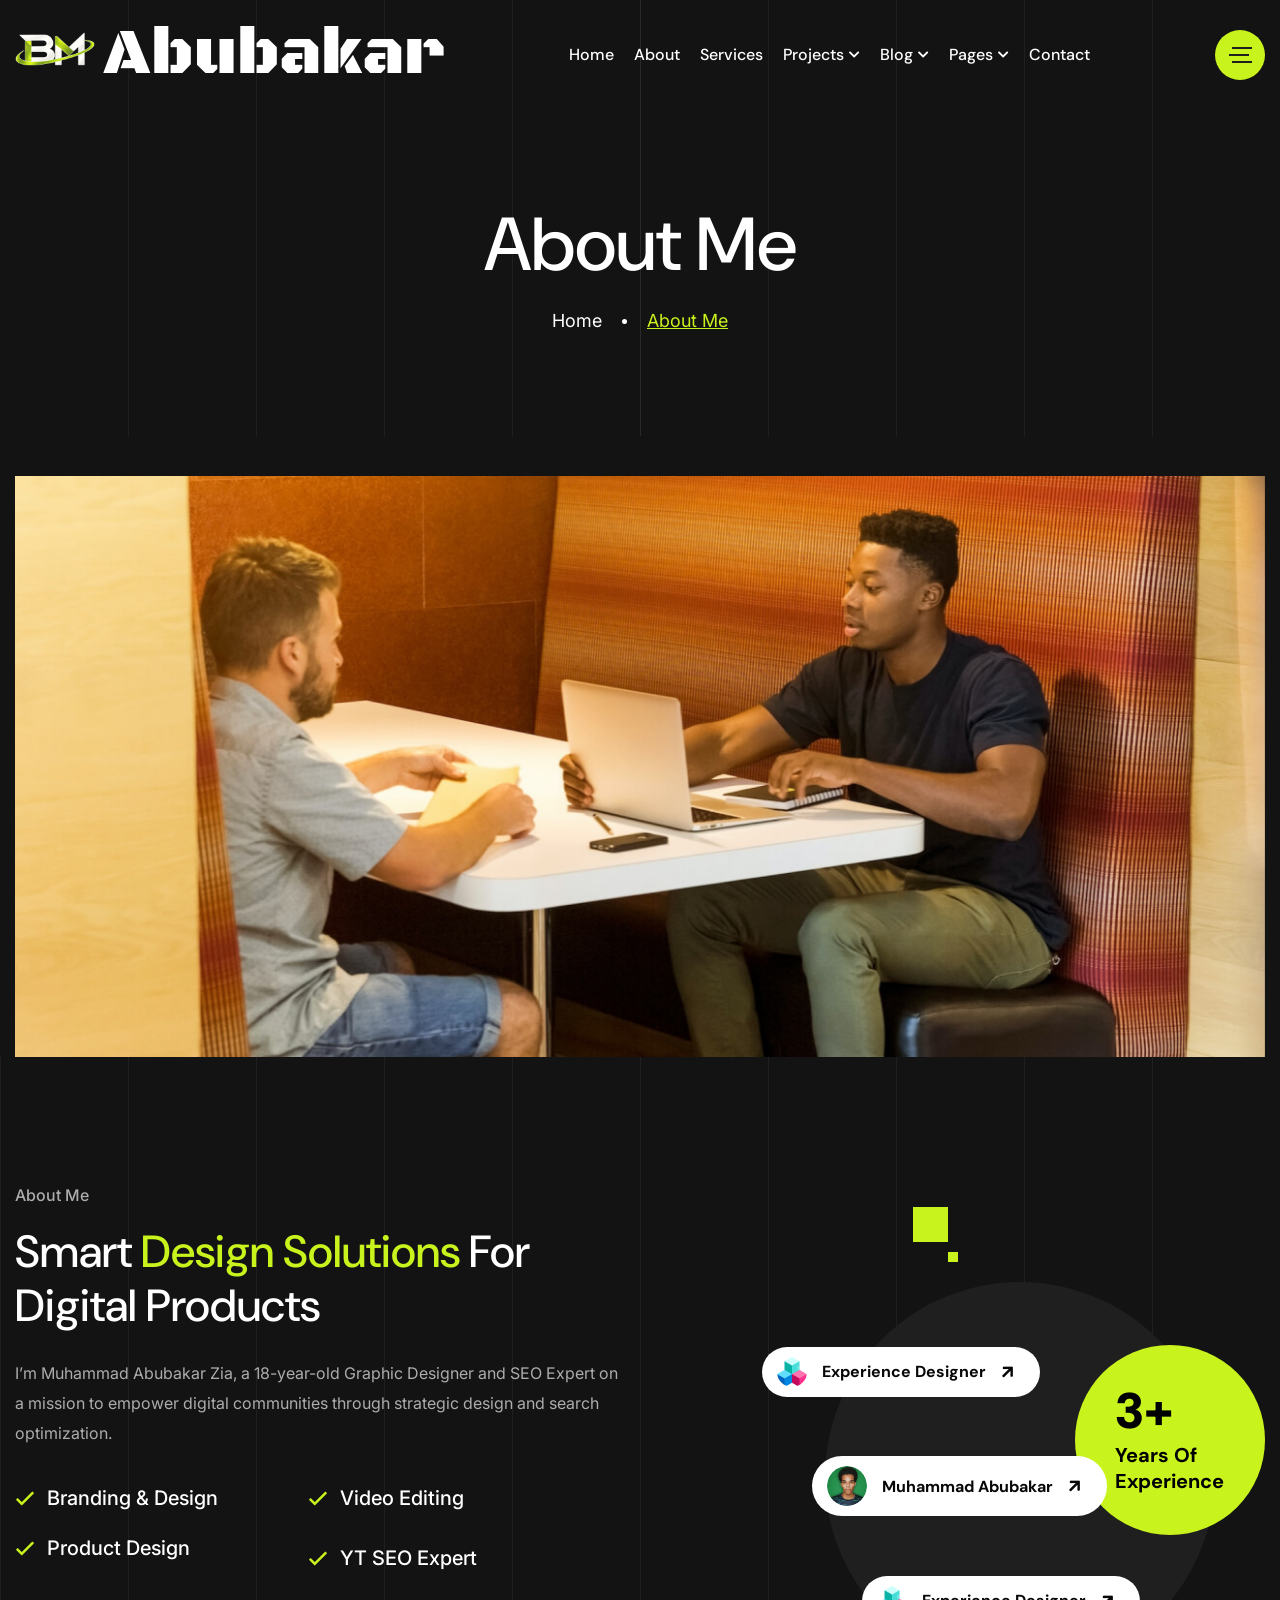
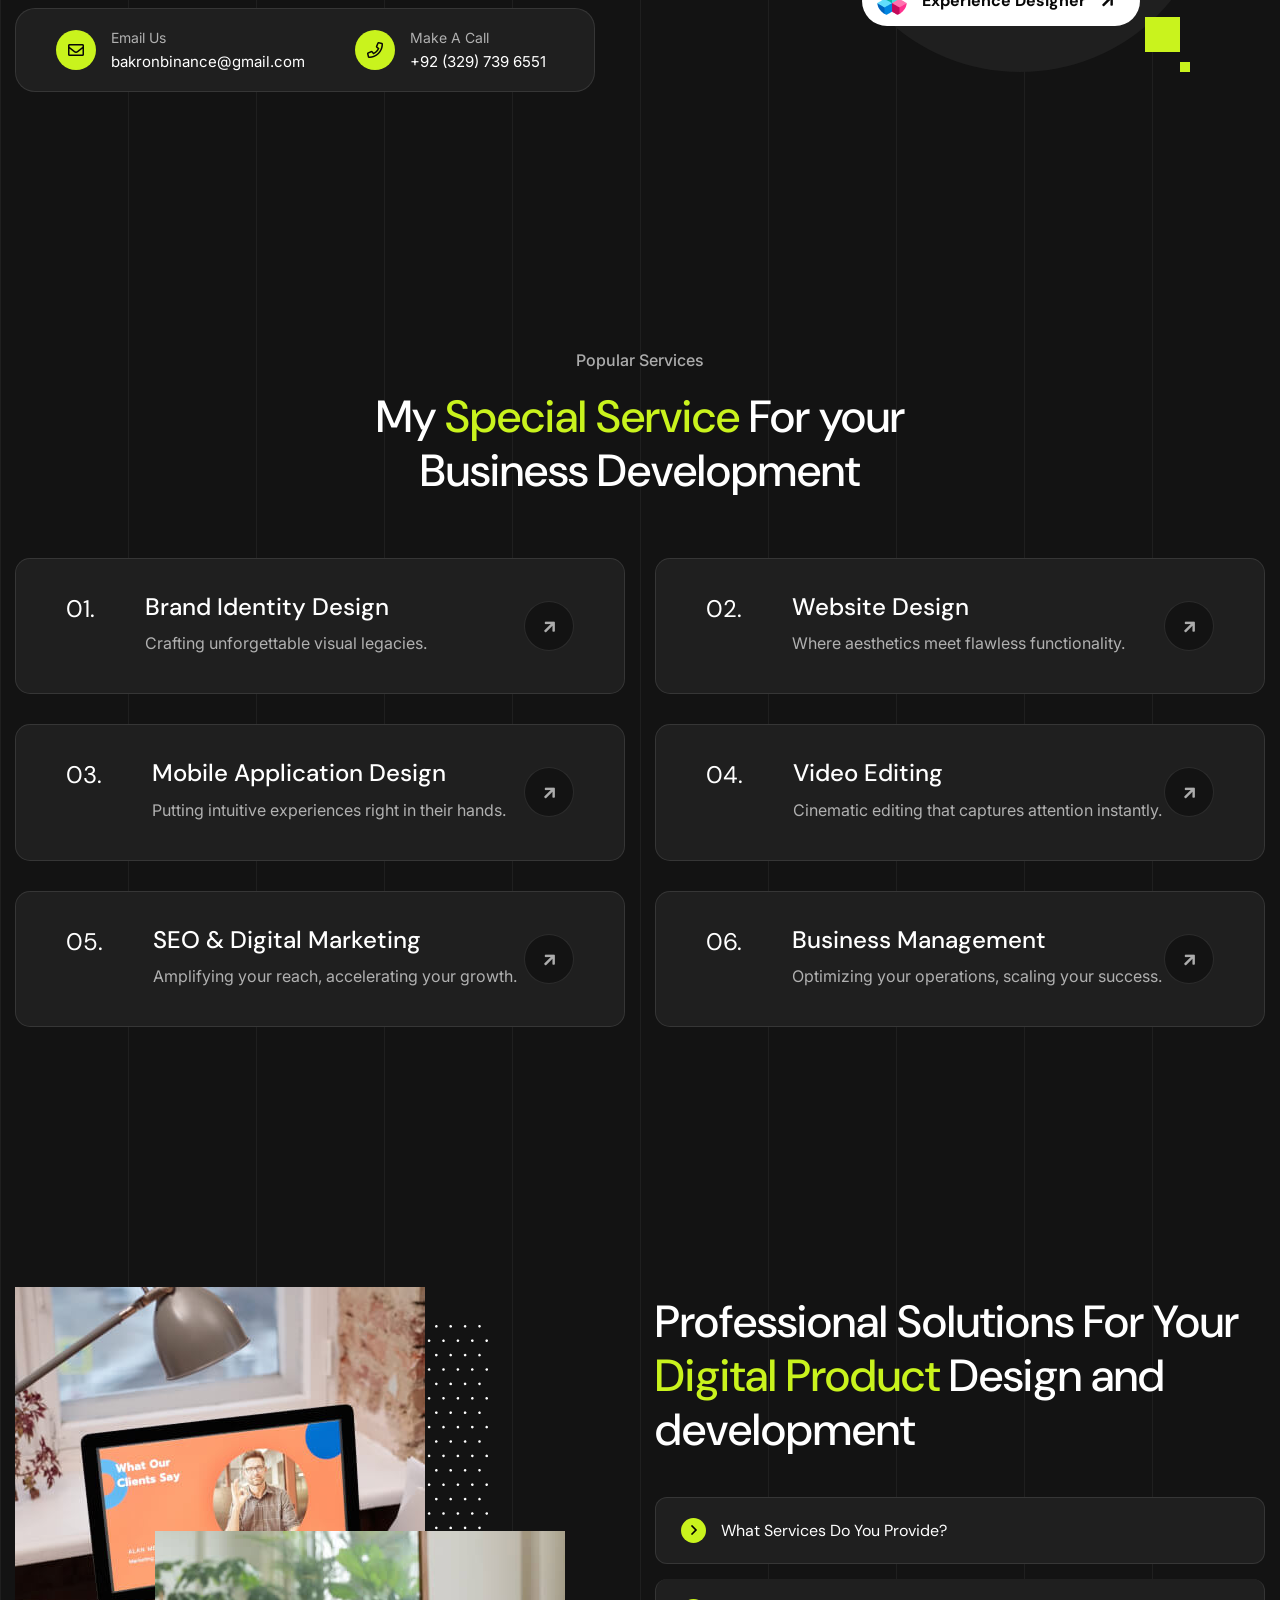
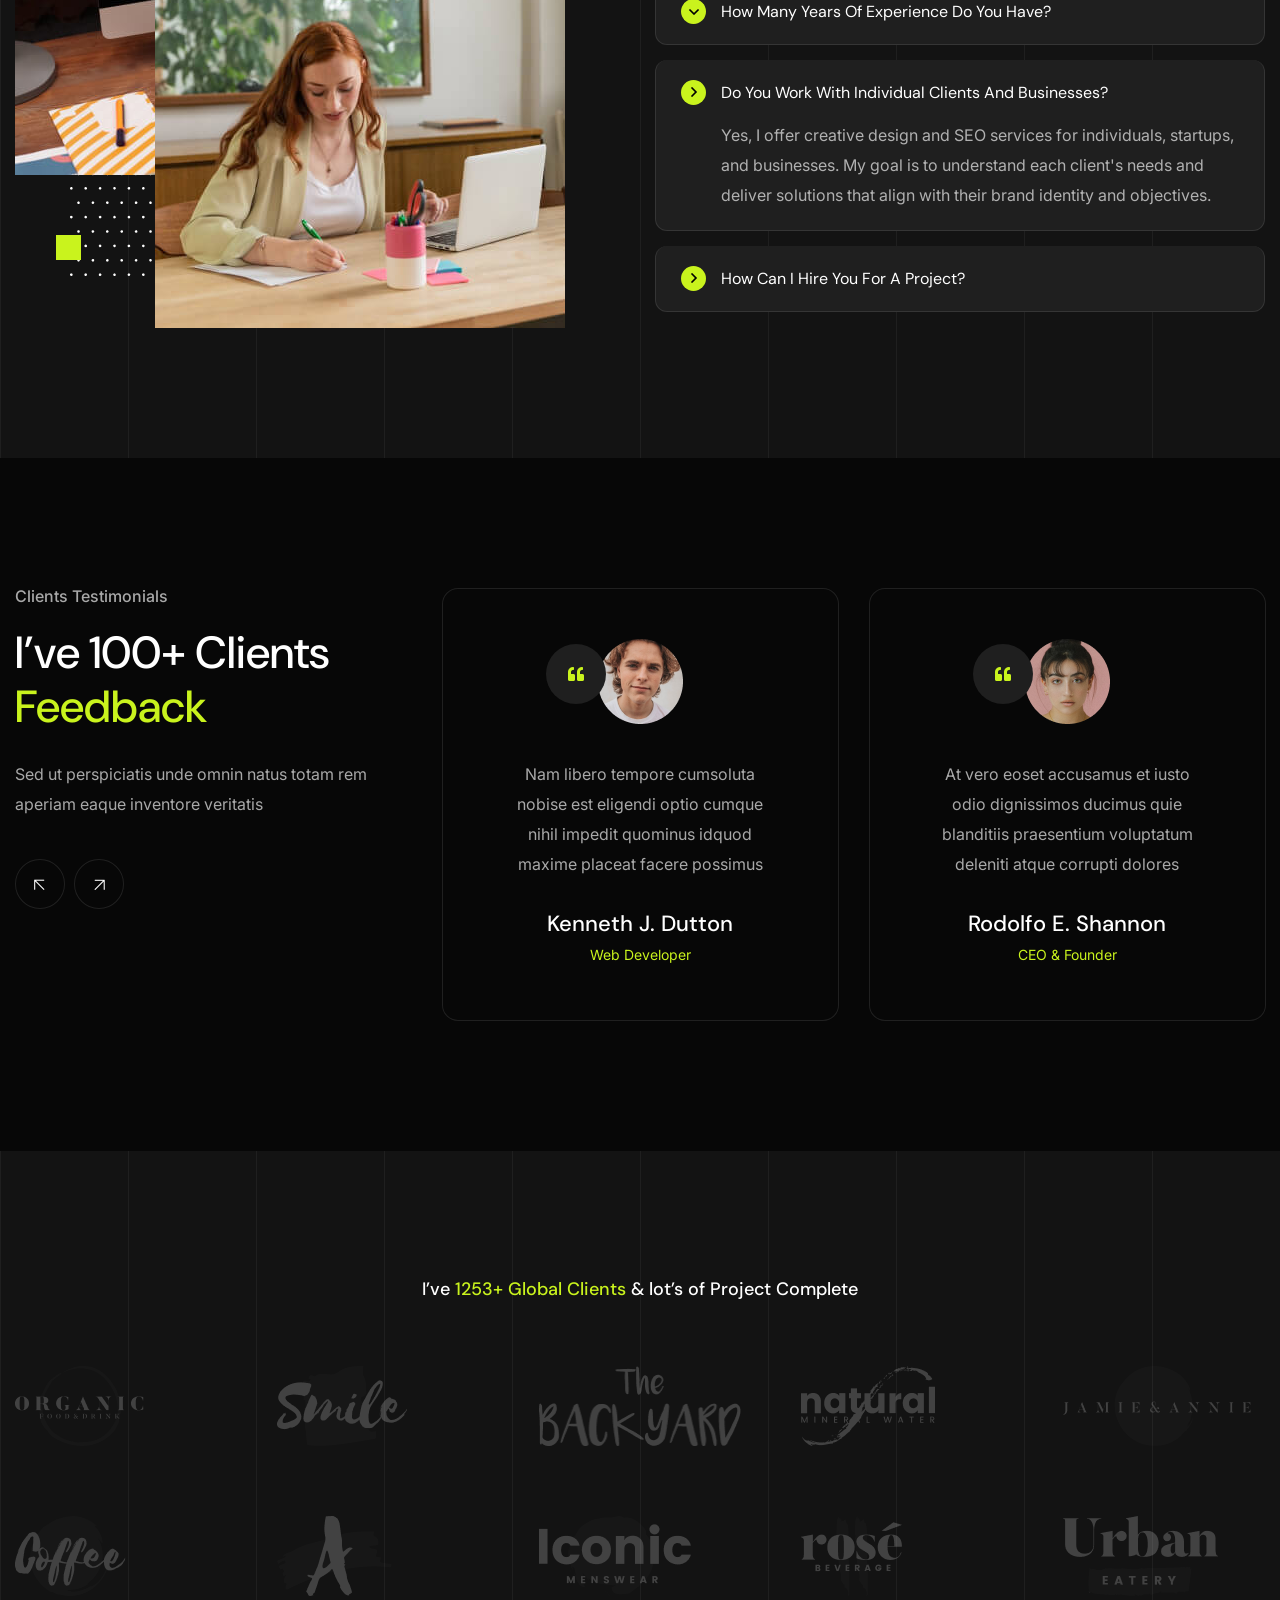
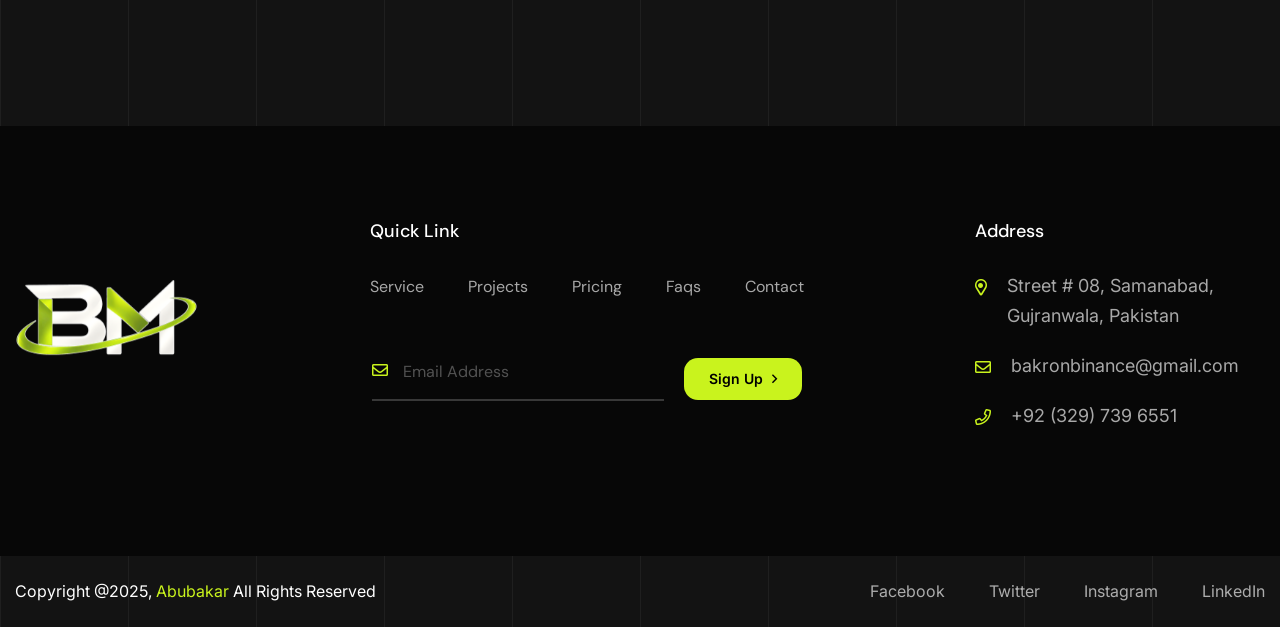
<file: about.html>
<!DOCTYPE html>
<html lang="zxx">

<head>
    <!-- Basic SEO Meta Tags -->
    <meta charset="utf-8">
    <meta http-equiv="X-UA-Compatible" content="IE=edge">
    <meta name="viewport" content="width=device-width, initial-scale=1, shrink-to-fit=no">
    
    <!-- Primary SEO Optimization for About Page -->
    <title>About Me | Abubakar - Professional Web & Product Designer</title>
    
    <meta name="keywords" content="About Abubakar, UI/UX designer background, product design experience, web development skills, design resume">
    <meta name="author" content="Abubakar">
    <meta name="robots" content="index, follow">
    
    <!-- Canonical Link (Points directly to the about page URL) -->
    <link rel="canonical" href="https://yourdomain.com">

    <!-- Open Graph / Facebook -->
    <meta property="og:type" content="profile">
    <meta property="og:url" content="https://yourdomain.com">
    <meta property="og:title" content="About Me | Abubakar - Professional Web & Product Designer">
    <meta property="og:description" content="Discover Abubakar's professional journey, core design skills, and specialized business solutions in UI/UX and web development.">
    <meta property="og:image" content="https://yourdomain.com">

    <!-- Twitter Card Layout -->
    <meta name="twitter:card" content="summary_large_image">
    <meta name="twitter:url" content="https://yourdomain.com">
    <meta name="twitter:title" content="About Abubakar | Web & Product Designer Resume">
    <meta name="twitter:description" content="Discover Abubakar's professional journey, core design skills, and specialized business solutions in UI/UX and web development.">
    <meta name="twitter:image" content="https://yourdomain.com">

    <!-- Favicon Icon -->
    <link rel="shortcut icon" href="assets/images/logos/BM2.png" type="image/x-icon">

    <!-- Original CSS Stylesheets (Maintained exactly as requested) -->
    <link rel="stylesheet" href="assets/css/flaticon.min.css">
    <link rel="stylesheet" href="assets/css/fontawesome-5.14.0.min.css">
    <link rel="stylesheet" href="assets/css/bootstrap.min.css">
    <link rel="stylesheet" href="assets/css/nice-select.min.css">
    <link rel="stylesheet" href="assets/css/animate.min.css">
    <link rel="stylesheet" href="assets/css/slick.min.css">
    <link rel="stylesheet" href="assets/css/style.css">
</head>


<body class="page-wrapper">
    <!-- Start Contenet Area-->
    <!-- header area -->
    <!-- main header -->
    <header class="main-header menu-absolute">
        <!--Header-Upper-->
        <div class="header-upper">
            <div class="container container-1620 clearfix">

                <div class="header-inner rel d-flex align-items-center">
                    <div class="logo-outer">
                        <div class="logo">
                            <a href="index.html" class="d-flex gap-2">
                                <img src="assets/images/logos/BM2.png" alt="Logo" width="80" height="80" title="Logo">
                                <h1 style="font-family: 'Black Ops One', 'Arial Narrow', Arial, sans-serif;margin-top: 7px">Abubakar</h1>
                            </a>
                        </div>
                    </div>

                    <div class="nav-outer clearfix mx-auto">
                        <!-- Main Menu -->
                        <nav class="main-menu navbar-expand-lg">
                            <div class="navbar-header">
                                <div class="mobile-logo my-15">
                                    <a href="index.html" class="d-flex gap-2">
                                        <img src="assets/images/logos/BM2.png" alt="Logo" width="80" height="80" title="Logo">
                                        <h1 style="font-family: 'Black Ops One', 'Arial Narrow', Arial, sans-serif;">Abubakar</h1>
                                    </a>
                                </div>

                                <!-- Toggle Button -->
                                <button type="button" class="navbar-toggle me-4" data-bs-toggle="collapse"
                                    data-bs-target=".navbar-collapse">
                                    <span class="icon-bar"></span>
                                    <span class="icon-bar"></span>
                                    <span class="icon-bar"></span>
                                </button>
                            </div>

                            <div class="navbar-collapse collapse clearfix">
                                <ul class="navigation clearfix">
                                    <li><a href="index.html">Home</a></li>
                                    <li><a href="about.html">about</a></li>
                                    <li><a href="services.html">services</a></li>
                                    <li class="dropdown"><a href="#">projects</a>
                                        <ul>
                                            <li><a href="projects.html">project Grid</a></li>
                                            <li><a href="projects-masonry.html">projects masonry</a></li>
                                            <li><a href="project-details.html">projects details</a></li>
                                        </ul>
                                    </li>
                                    <li class="dropdown"><a href="#">blog</a>
                                        <ul>
                                            <li><a href="blog.html">blog standard</a></li>
                                            <li><a href="blog-details.html">blog details</a></li>
                                        </ul>
                                    </li>
                                    <li class="dropdown"><a href="#">pages</a>
                                        <ul>
                                            <li><a href="home.html">Home</a></li>
                                            <li><a href="services.html">Services</a></li>
                                            <li><a href="services-details.html">Services Details</a></li>
                                            <li><a href="projects.html">Projects</a></li>
                                            <li><a href="project-details.html">Project Details</a></li>
                                            <li><a href="blog.html">Blog</a></li>
                                            <li><a href="blog-details.html">Blog Details</a></li>
                                            <li><a href="404.html">Error Page</a></li>
                                            <li><a href="404.html">Error Page</a></li>
                                        </ul>
                                    </li>
                                    <li><a href="contact.html">Contact</a></li>
                                </ul>
                            </div>

                        </nav>
                        <!-- Main Menu End-->
                    </div>

                    <!-- Menu Button -->
                    <div class="menu-btns">
                        <!-- menu sidbar -->
                        <div class="menu-sidebar">
                            <button>
                                <img src="assets/images/shape/sidebar-tottler.svg" alt="Toggler">
                            </button>
                        </div>
                    </div>
                </div>
            </div>
        </div>
        <!--End Header Upper-->
    </header>

    <!--Form Back Drop-->
    <div class="form-back-drop"></div>

    <!-- Hidden Sidebar -->
    <section class="hidden-bar">
        <div class="inner-box text-center">
            <div class="cross-icon"><span class="fa fa-times"></span></div>
            <div class="title">
                <h4>Get Appointment</h4>
            </div>

            <!--Appointment Form-->
            <div class="appointment-form">
                <form method="post" action="https://noxfolio.starplatethemes.com/contact.html">
                    <div class="form-group">
                        <input type="text" name="text" value="" placeholder="Name" required>
                    </div>
                    <div class="form-group">
                        <input type="email" name="email" value="" placeholder="Email Address" required>
                    </div>
                    <div class="form-group">
                        <textarea placeholder="Message" rows="5"></textarea>
                    </div>
                    <div class="form-group">
                        <button type="submit" class="theme-btn">Submit now</button>
                    </div>
                </form>
            </div>

            <!--Social Icons-->
            <div class="social-style-one">
                <a href="#"><i class="fab fa-twitter"></i></a>
                <a href="#"><i class="fab fa-facebook-f"></i></a>
                <a href="#"><i class="fab fa-instagram"></i></a>
                <a href="#"><i class="fab fa-pinterest-p"></i></a>
            </div>
        </div>
    </section>
    <!--End Hidden Sidebar --> <!-- header area end -->


    <!-- Page Banner Start -->
    <section class="page-banner-area pt-200 rpt-140 pb-100 rpb-60 rel z-1 text-center">
        <div class="container">
            <div class="banner-inner text-white">
                <h1 class="page-title wow fadeInUp delay-0-2s">About Me</h1>
                <nav aria-label="breadcrumb">
                    <ol class="breadcrumb justify-content-center wow fadeInUp delay-0-4s">
                        <li class="breadcrumb-item"><a href="index.html">Home</a></li>
                        <li class="breadcrumb-item active">About Me</li>
                    </ol>
                </nav>
            </div>
        </div>
        <div class="bg-lines">
            <span></span><span></span>
            <span></span><span></span>
            <span></span><span></span>
            <span></span><span></span>
            <span></span><span></span>
        </div>
    </section>
    <!-- Page Banner End -->


    <div class="about-main-image-area pt-40">
        <div class="container">
            <div class="about-main-image wow fadeInUp delay-0-5s">
                <img src="assets/images/about/about-page.jpg" alt="About Page">
            </div>
        </div>
    </div>


    <!-- About Page Area start -->
    <section class="about-page-area py-130 rpy-100 rel z-1">
        <div class="container">
            <div class="row align-items-center justify-content-between">
                <div class="col-lg-6">
                    <div class="about-content-part rel z-2 rmb-55">
                        <div class="section-title mb-35 wow fadeInUp delay-0-2s">
                            <span class="sub-title mb-15">About Me</span>
                            <!-- <h2>Professional <span>Problem Solutions</span> For Digital Products</h2> -->
                            <h2>Smart <span>Design Solutions</span> For Digital Products</h2>
                            <!-- <p>At vero eos et accusamus etodio dignissimos ducimus praesentium voluptatum corrupti
                                    quos dolores quas molestias excepturi sint occaecati cupiditate provident qui
                                    officia deserunt mollitia animi, id est laborum et dolorum</p> -->
                            <p>I’m Muhammad Abubakar Zia, a 18-year-old Graphic Designer and SEO Expert on a mission
                                to empower digital communities through strategic design and search optimization.</p>
                        </div>
                        <ul class="list-style-one two-column wow fadeInUp delay-0-2s">
                            <li>Branding & Design</li>
                            <li>Video Editing</li>
                            <li>Product Design</li>
                            <li>YT SEO Expert</li>
                        </ul>
                        <div class="about-info-box mt-25 wow fadeInUp delay-0-2s">
                            <div class="info-box-item">
                                <i class="far fa-envelope"></i>
                                <div class="content">
                                    <span>Email Us</span><br>
                                    <a href="mailto:bakronbinance@gmail.com">bakronbinance@gmail.com</a>
                                </div>
                            </div>
                            <div class="info-box-item">
                                <i class="far fa-phone"></i>
                                <div class="content">
                                    <span>Make A Call</span><br>
                                    <a href="tel:+923297396551">+92 (329) 739 6551</a>
                                </div>
                            </div>
                        </div>
                    </div>
                </div>
                <div class="col-xl-5 col-lg-6">
                    <div class="about-right-part wow fadeInLeft delay-0-3s">
                        <div class="experience-years">
                            <b>3+</b>
                            <h5>Years Of Experience</h5>
                        </div>
                        <div class="about-btn one wow fadeInRight delay-0-4s">
                            <img src="assets/images/about/btn-image1.png" alt="Image">
                            <h6>Experience Designer</h6>
                            <i class="fas fa-arrow-right"></i>
                        </div>
                        <div class="about-btn two wow fadeInRight delay-0-5s">
                            <img src="assets/images/about/btn-image2.png" alt="Image">
                            <h6>Muhammad Abubakar</h6>
                            <i class="fas fa-arrow-right"></i>
                        </div>
                        <div class="about-btn three wow fadeInRight delay-0-4s">
                            <img src="assets/images/about/btn-image1.png" alt="Image">
                            <h6>Experience Designer</h6>
                            <i class="fas fa-arrow-right"></i>
                        </div>
                        <div class="dot-shape one">
                            <img src="assets/images/shape/about-dots-two.png" alt="Shape">
                        </div>
                        <div class="dot-shape two">
                            <img src="assets/images/shape/about-dots-two.png" alt="Shape">
                        </div>
                    </div>
                </div>
            </div>
        </div>
        <div class="bg-lines">
            <span></span><span></span>
            <span></span><span></span>
            <span></span><span></span>
            <span></span><span></span>
            <span></span><span></span>
        </div>
    </section>
    <!-- About Page Area end -->


    <!-- Services Area start -->
    <section class="services-area pt-130 rpt-100 pb-100 rpb-70 rel z-1">
        <div class="container">
            <div class="row justify-content-center">
                <div class="col-xl-6 col-lg-8">
                    <div class="section-title text-center mb-60 wow fadeInUp delay-0-2s">
                        <span class="sub-title mb-15">Popular Services</span>
                        <h2>My <span>Special Service</span> For your Business Development</h2>
                    </div>
                </div>
            </div>
            <div class="row">
                <div class="col-lg-6">
                    <div class="service-item wow fadeInUp delay-0-2s">
                        <div class="number">01.</div>
                        <div class="content">
                            <h4>Brand Identity Design</h4>
                            <p>Crafting unforgettable visual legacies.</p>
                        </div>
                        <a href="#" class="details-btn"><i class="fas fa-arrow-right"></i></a>
                    </div>
                </div>
                <div class="col-lg-6">
                    <div class="service-item wow fadeInUp delay-0-4s">
                        <div class="number">02.</div>
                        <div class="content">
                            <h4>Website Design</h4>
                            <p>Where aesthetics meet flawless functionality.</p>
                        </div>
                        <a href="#" class="details-btn"><i class="fas fa-arrow-right"></i></a>
                    </div>
                </div>
                <div class="col-lg-6">
                    <div class="service-item wow fadeInUp delay-0-2s">
                        <div class="number">03.</div>
                        <div class="content">
                            <h4>Mobile Application Design</h4>
                            <p>Putting intuitive experiences right in their hands.</p>
                        </div>
                        <a href="#" class="details-btn"><i class="fas fa-arrow-right"></i></a>
                    </div>
                </div>
                <div class="col-lg-6">
                    <div class="service-item wow fadeInUp delay-0-4s">
                        <div class="number">04.</div>
                        <div class="content">
                            <h4>Video Editing</h4>
                            <p>Cinematic editing that captures attention instantly.</p>
                        </div>
                        <a href="#" class="details-btn"><i class="fas fa-arrow-right"></i></a>
                    </div>
                </div>
                <div class="col-lg-6">
                    <div class="service-item wow fadeInUp delay-0-2s">
                        <div class="number">05.</div>
                        <div class="content">
                            <h4>SEO & Digital Marketing</h4>
                            <p>Amplifying your reach, accelerating your growth.</p>
                        </div>
                        <a href="#" class="details-btn"><i class="fas fa-arrow-right"></i></a>
                    </div>
                </div>
                <div class="col-lg-6">
                    <div class="service-item wow fadeInUp delay-0-4s">
                        <div class="number">06.</div>
                        <div class="content">
                            <h4>Business Management</h4>
                            <p>Optimizing your operations, scaling your success.</p>
                        </div>
                        <a href="#" class="details-btn"><i class="fas fa-arrow-right"></i></a>
                    </div>
                </div>
            </div>
        </div>
        <div class="bg-lines">
            <span></span><span></span>
            <span></span><span></span>
            <span></span><span></span>
            <span></span><span></span>
            <span></span><span></span>
        </div>
    </section>
    <!-- Services Area end -->


    <!-- FAQs Area start -->
    <!-- FAQs Area start -->
    <section id="faqs" class="faqs-area py-130 rpy-100 rel z-1">
        <div class="container">
            <div class="row align-items-center">
                <div class="col-lg-6">
                    <div class="faq-image-part rmb-55 wow fadeInUp delay-0-2s">
                        <div class="image-one">
                            <img src="assets/images/faqs/faq-one.jpg" alt="FAQ">
                        </div>
                        <div class="image-two">
                            <img src="assets/images/faqs/faq-two.jpg" alt="FAQ">
                        </div>
                        <div class="square-shape"></div>
                    </div>
                </div>
                <div class="col-lg-6">
                    <div class="faq-content-part rel z-2">
                        <div class="section-title mb-40 wow fadeInUp delay-0-4s">
                            <h2>Professional Solutions For Your <span>Digital Product</span> Design and development</h2>
                        </div>
                        <div class="accordion wow fadeInUp delay-0-4s" id="faq-accordion">
                            <div class="accordion-item">
                                <h5 class="accordion-header">
                                    <button class="accordion-button collapsed" data-bs-toggle="collapse"
                                        data-bs-target="#collapseOne">
                                        What Services Do You Provide?
                                    </button>
                                </h5>
                                <div id="collapseOne" class="accordion-collapse collapse"
                                    data-bs-parent="#faq-accordion">
                                    <div class="accordion-body">
                                        <p>I provide brand identity design, website and mobile application design,
                                            video editing, SEO and digital marketing, YouTube SEO, and business
                                            management solutions to help businesses build a strong digital presence.</p>
                                    </div>
                                </div>
                            </div>
                            <div class="accordion-item">
                                <h5 class="accordion-header">
                                    <button class="accordion-button" data-bs-toggle="collapse"
                                        data-bs-target="#collapseTwo">
                                        How Many Years Of Experience Do You Have?
                                    </button>
                                </h5>
                                <div id="collapseTwo" class="accordion-collapse collapse"
                                    data-bs-parent="#faq-accordion">
                                    <div class="accordion-body">
                                        <p>I have over 3 years of experience in graphic design and SEO, working
                                            with creative tools such as Adobe Photoshop, Canva, and Adobe Illustrator
                                            to create engaging visuals and improve online visibility.</p>
                                    </div>
                                </div>
                            </div>
                            <div class="accordion-item">
                                <h5 class="accordion-header">
                                    <button class="accordion-button collapsed" data-bs-toggle="collapse"
                                        data-bs-target="#collapseThree">
                                        Do You Work With Individual Clients And Businesses?
                                    </button>
                                </h5>
                                <div id="collapseThree" class="accordion-collapse collapse show"
                                    data-bs-parent="#faq-accordion">
                                    <div class="accordion-body">
                                        <p>Yes, I offer creative design and SEO services for individuals,
                                            startups, and businesses. My goal is to understand each client's needs
                                            and deliver solutions that align with their brand identity and objectives.
                                        </p>
                                    </div>
                                </div>
                            </div>
                            <div class="accordion-item">
                                <h5 class="accordion-header">
                                    <button class="accordion-button collapsed" data-bs-toggle="collapse"
                                        data-bs-target="#collapseFour">
                                        How Can I Hire You For A Project?
                                    </button>
                                </h5>
                                <div id="collapseFour" class="accordion-collapse collapse"
                                    data-bs-parent="#faq-accordion">
                                    <div class="accordion-body">
                                        <p>You can contact me through email at bakronbinance@gmail.com or call
                                            +92 (329) 739 6551 to discuss your project requirements, goals, and
                                            expectations. I'll be happy to explore how my design and SEO services
                                            can help you achieve your objectives.</p>
                                    </div>
                                </div>
                            </div>
                        </div>
                    </div>
                </div>
            </div>
        </div>
        <div class="bg-lines">
            <span></span><span></span>
            <span></span><span></span>
            <span></span><span></span>
            <span></span><span></span>
            <span></span><span></span>
        </div>
    </section>
    <!-- FAQs Area end -->
    <!-- FAQs Area end -->


    <!-- Testimonial Area start -->
    <section class="testimonials-area rel z-1">
        <div class="for-bgc-black py-130 rpy-100">
            <div class="container">
                <div class="row gap-90">
                    <div class="col-lg-4">
                        <div class="testimonials-content-part rel z-2 rmb-55 wow fadeInUp delay-0-2s">
                            <div class="section-title mb-40">
                                <span class="sub-title mb-15">Clients Testimonials</span>
                                <h2>I’ve 100+ Clients <span>Feedback</span></h2>
                                <p>Sed ut perspiciatis unde omnin natus totam rem aperiam eaque inventore veritatis</p>
                            </div>
                            <div class="slider-arrows">
                                <button class="testimonial-prev"><i class="fal fa-arrow-left"></i></button>
                                <button class="testimonial-next"><i class="fal fa-arrow-right"></i></button>
                            </div>
                        </div>
                    </div>
                    <div class="col-lg-8">
                        <div class="testimonials-wrap">
                            <div class="testimonial-item wow fadeInUp delay-0-3s">
                                <div class="author">
                                    <img src="assets/images/testimonials/author1.png" alt="Author">
                                </div>
                                <div class="text">At vero eoset accusamus et iusto odio dignissimos ducimus quie
                                    blanditiis praesentium voluptatum deleniti atque corrupti dolores</div>
                                <div class="testi-des">
                                    <h5>Rodolfo E. Shannon</h5>
                                    <span>CEO & Founder</span>
                                </div>
                            </div>
                            <div class="testimonial-item wow fadeInUp delay-0-4s">
                                <div class="author">
                                    <img src="assets/images/testimonials/author2.png" alt="Author">
                                </div>
                                <div class="text">Nam libero tempore cumsoluta nobise est eligendi optio cumque nihil
                                    impedit quominus idquod maxime placeat facere possimus</div>
                                <div class="testi-des">
                                    <h5>Kenneth J. Dutton</h5>
                                    <span>Web Developer</span>
                                </div>
                            </div>
                            <div class="testimonial-item wow fadeInUp delay-0-2s">
                                <div class="author">
                                    <img src="assets/images/testimonials/author1.png" alt="Author">
                                </div>
                                <div class="text">At vero eoset accusamus et iusto odio dignissimos ducimus quie
                                    blanditiis praesentium voluptatum deleniti atque corrupti dolores</div>
                                <div class="testi-des">
                                    <h5>Rodolfo E. Shannon</h5>
                                    <span>CEO & Founder</span>
                                </div>
                            </div>
                            <div class="testimonial-item wow fadeInUp delay-0-2s">
                                <div class="author">
                                    <img src="assets/images/testimonials/author2.png" alt="Author">
                                </div>
                                <div class="text">Nam libero tempore cumsoluta nobise est eligendi optio cumque nihil
                                    impedit quominus idquod maxime placeat facere possimus</div>
                                <div class="testi-des">
                                    <h5>Kenneth J. Dutton</h5>
                                    <span>Web Developer</span>
                                </div>
                            </div>
                        </div>
                    </div>
                </div>
            </div>
        </div>
        <div class="bg-lines">
            <span></span><span></span>
            <span></span><span></span>
            <span></span><span></span>
            <span></span><span></span>
            <span></span><span></span>
        </div>
    </section>
    <!-- Testimonial Area end -->


    <!-- Client Log start -->
    <div class="client-logo-area rel z-1 pt-130 rpt-100 pb-60">
        <div class="container">
            <div class="row justify-content-center">
                <div class="col-xl-12">
                    <div class="section-title text-center pt-5 mb-65 wow fadeInUp delay-0-2s">
                        <h6>I’ve <span>1253+ Global Clients</span> & lot’s of Project Complete</h6>
                    </div>
                </div>
            </div>
            <div class="client-logo-wrap">
                <a class="client-logo-item wow fadeInUp delay-0-2s" href="contact.html">
                    <img src="assets/images/client-logos/client-logo1.png" alt="Client Logo">
                </a>
                <a class="client-logo-item wow fadeInUp delay-0-3s" href="contact.html">
                    <img src="assets/images/client-logos/client-logo2.png" alt="Client Logo">
                </a>
                <a class="client-logo-item wow fadeInUp delay-0-4s" href="contact.html">
                    <img src="assets/images/client-logos/client-logo3.png" alt="Client Logo">
                </a>
                <a class="client-logo-item wow fadeInUp delay-0-5s" href="contact.html">
                    <img src="assets/images/client-logos/client-logo4.png" alt="Client Logo">
                </a>
                <a class="client-logo-item wow fadeInUp delay-0-6s" href="contact.html">
                    <img src="assets/images/client-logos/client-logo5.png" alt="Client Logo">
                </a>
                <a class="client-logo-item wow fadeInUp delay-0-2s" href="contact.html">
                    <img src="assets/images/client-logos/client-logo6.png" alt="Client Logo">
                </a>
                <a class="client-logo-item wow fadeInUp delay-0-3s" href="contact.html">
                    <img src="assets/images/client-logos/client-logo7.png" alt="Client Logo">
                </a>
                <a class="client-logo-item wow fadeInUp delay-0-4s" href="contact.html">
                    <img src="assets/images/client-logos/client-logo8.png" alt="Client Logo">
                </a>
                <a class="client-logo-item wow fadeInUp delay-0-5s" href="contact.html">
                    <img src="assets/images/client-logos/client-logo9.png" alt="Client Logo">
                </a>
                <a class="client-logo-item wow fadeInUp delay-0-6s" href="contact.html">
                    <img src="assets/images/client-logos/client-logo10.png" alt="Client Logo">
                </a>
            </div>
        </div>
        <div class="bg-lines">
            <span></span><span></span>
            <span></span><span></span>
            <span></span><span></span>
            <span></span><span></span>
            <span></span><span></span>
        </div>
    </div>
    <!-- Client Log end -->


    <!-- footer area -->
    <!-- footer area start -->
    <footer class="main-footer rel z-1">
        <div class="footer-top-wrap bgc-black pt-100 pb-75">
            <div class="container">
                <div class="row">
                    <div class="col-lg-2 col-md-12">
                        <div class="footer-widget widget_logo wow fadeInUp delay-0-2s">
                            <div class="footer-logo">
                                <a href="index.html"><img src="assets/images/logos/BM2.png"
                                        alt="Logo"></a>
                            </div>
                        </div>
                    </div>
                    <div class="col-lg-7 col-md-7">
                        <div class="footer-widget widget_nav_menu wow fadeInUp delay-0-4s">
                            <h6 class="footer-title">Quick Link</h6>
                            <ul>
                                <li><a href="services.html">Service</a></li>
                                <li><a href="projects.html">Projects</a></li>
                                <li><a href="services.html">Pricing</a></li>
                                <li><a href="about.html">Faqs</a></li>
                                <li><a href="contact.html">Contact</a></li>
                            </ul>
                        </div>
                        <div class="footer-widget widget_newsletter wow fadeInUp delay-0-4s">
                            <form action="#">
                                <label for="email-address"><i class="far fa-envelope"></i></label>
                                <input id="email-address" type="email" placeholder="Email Address" required>
                                <button>Sign Up <i class="far fa-angle-right"></i></button>
                            </form>
                        </div>
                    </div>
                    <div class="col-lg-3 col-md-5">
                        <div class="footer-widget widget_contact_info wow fadeInUp delay-0-6s">
                            <h6 class="footer-title">Address</h6>
                            <ul>
                                <li><i class="far fa-map-marker-alt"></i> Street # 08, Samanabad, Gujranwala, Pakistan
                                </li>
                                <li><i class="far fa-envelope"></i> <a
                                        href="mailto:bakronbinance@gmail.com">bakronbinance@gmail.com</a></li>
                                <li><i class="far fa-phone"></i> <a href="tel:+923297396551">+92 (329) 739 6551</a></li>
                            </ul>
                        </div>
                    </div>
                </div>
            </div>
        </div>
        <div class="footer-bottom pt-20 pb-5 rpt-25">
            <div class="container">
                <div class="row">
                    <div class="col-lg-6">
                        <div class="copyright-text">
                            <p>Copyright @2025, <a href="index.html">Abubakar</a> All Rights Reserved</p>
                        </div>
                    </div>
                    <div class="col-lg-6 text-lg-end">
                        <ul class="footer-bottom-nav">
                            <li><a href="#">Facebook</a></li>
                            <li><a href="#">Twitter</a></li>
                            <li><a href="#">Instagram</a></li>
                            <li><a href="#">LinkedIn</a></li>
                        </ul>
                    </div>
                </div>
                <!-- Scroll Top Button -->
                <button class="scroll-top scroll-to-target" data-target="html"><span
                        class="fas fa-angle-double-up"></span></button>
            </div>
            <div class="bg-lines">
                <span></span><span></span>
                <span></span><span></span>
                <span></span><span></span>
                <span></span><span></span>
                <span></span><span></span>
            </div>
        </div>
    </footer>
    <!-- footer area end --> <!-- footer area end -->
    <!-- End Contenet Area -->

    <!-- Start Script Area -->
    <!-- theme preloader start -->
    <!-- Preloader -->
    <div class="preloader">
        <div class="custom-loader"></div>
    </div><!-- theme preloader end -->


    <!-- Jquery -->
    <script src="assets/js/jquery.min.js"></script>
    <!-- Bootstrap -->
    <script src="assets/js/bootstrap.min.js"></script>
    <!-- Appear Js -->
    <script src="assets/js/appear.min.js"></script>
    <!-- Slick -->
    <script src="assets/js/slick.min.js"></script>
    <!-- Nice Select -->
    <script src="assets/js/jquery.nice-select.min.js"></script>
    <!-- Image Loader -->
    <script src="assets/js/imagesloaded.pkgd.min.js"></script>
    <!-- Isotope -->
    <script src="assets/js/isotope.pkgd.min.js"></script>
    <!--  WOW Animation -->
    <script src="assets/js/wow.min.js"></script>
    <!-- Custom script -->
    <script src="assets/js/script.js"></script>

    <!-- For Contact Form -->
    <script src="assets/js/jquery.ajaxchimp.min.js"></script>
    <script src="assets/js/form-validator.min.js"></script>
    <script src="assets/js/contact-form-script.js"></script> <!-- End Script Area -->
</body>


<!-- Mirrored from https://noxfolio.starplatethemes.com/about by HTTrack Website Copier/3.x [XR&CO], Thu, 08 Oct 2026 02:03:33 GMT -->

</html>
</file>
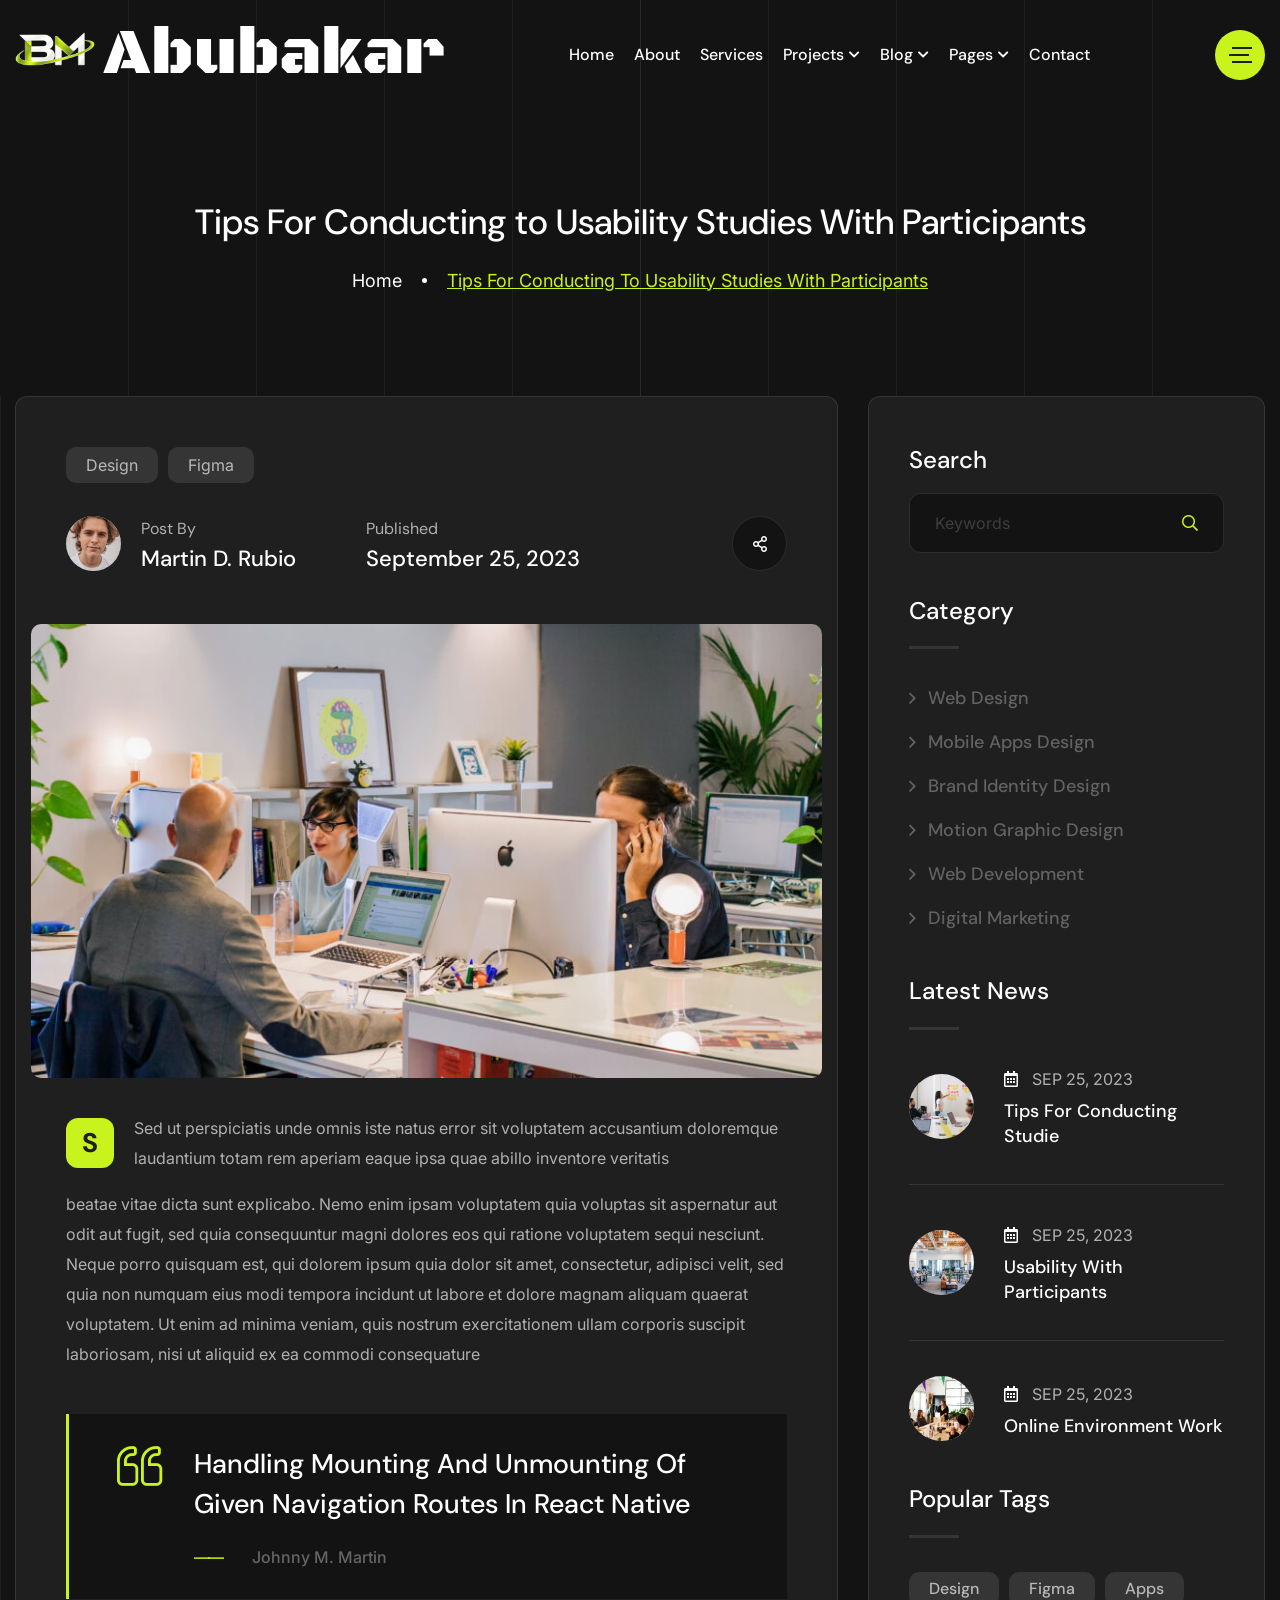
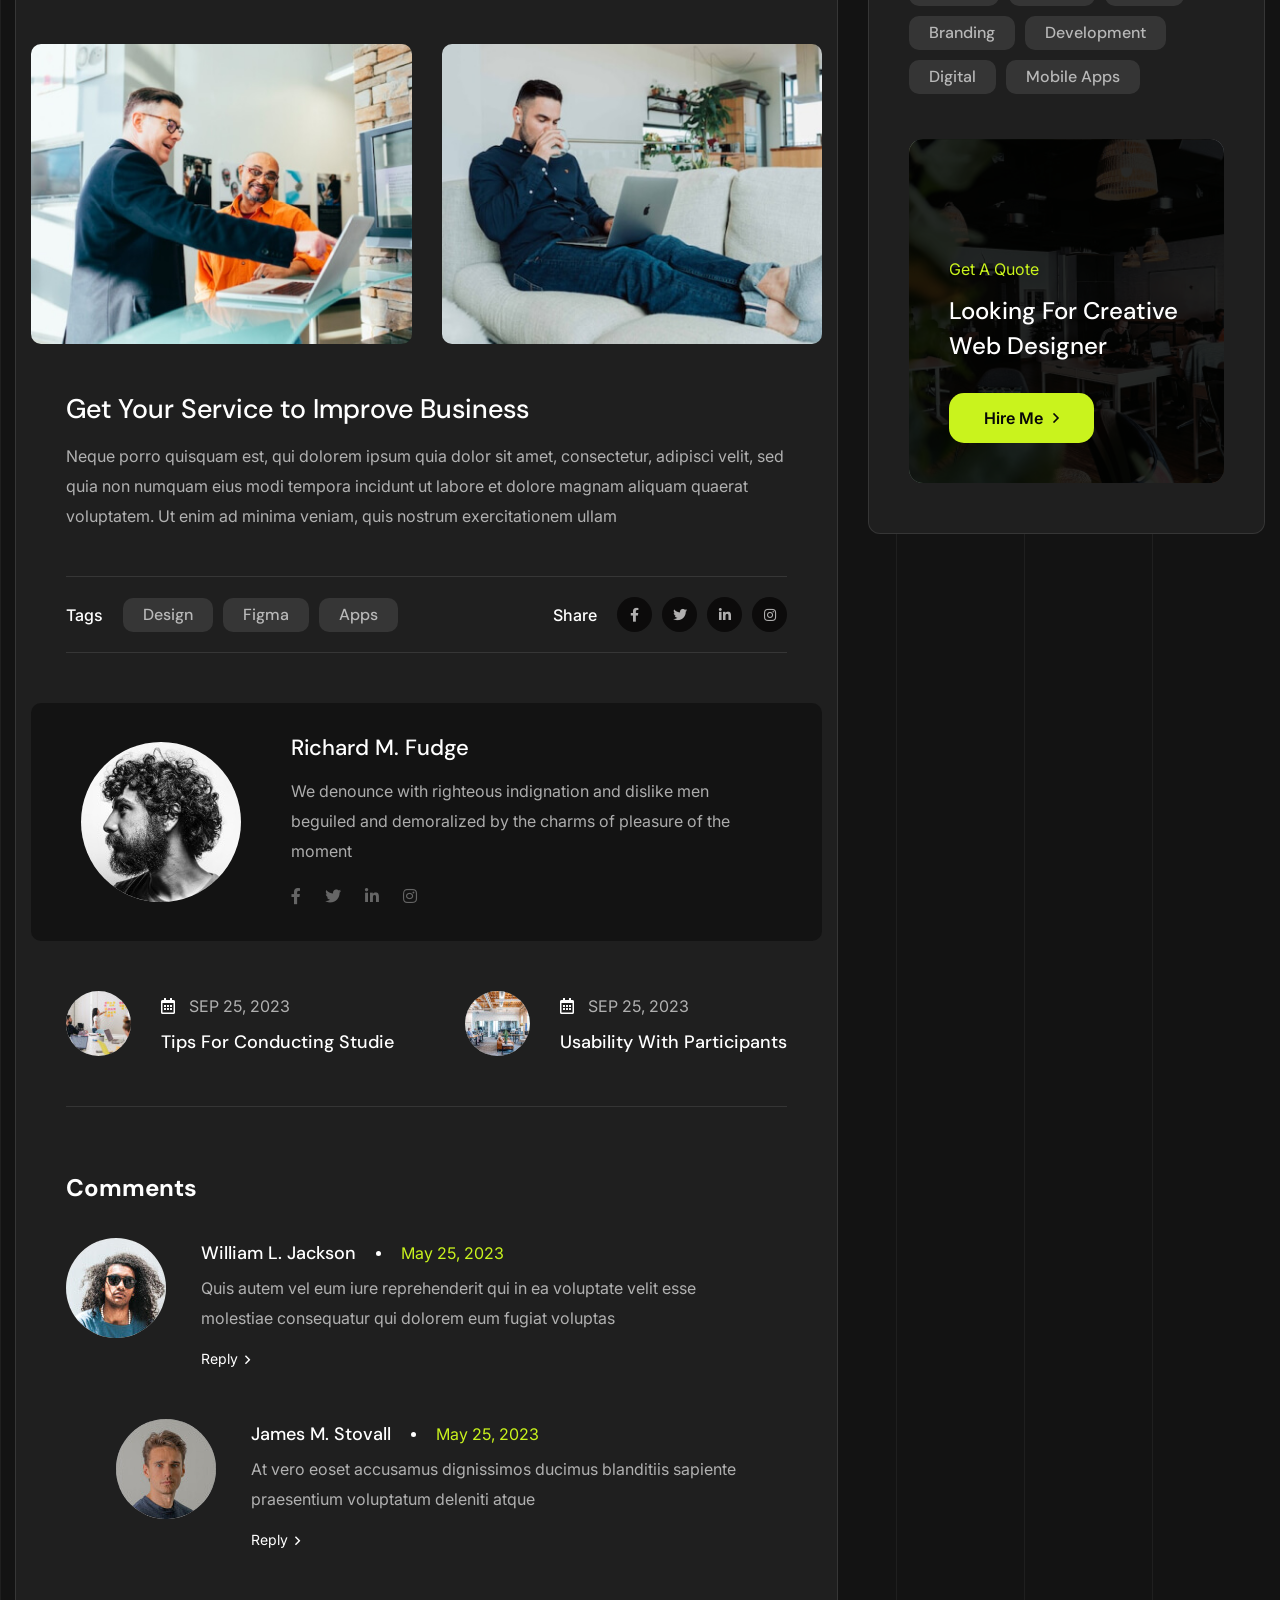
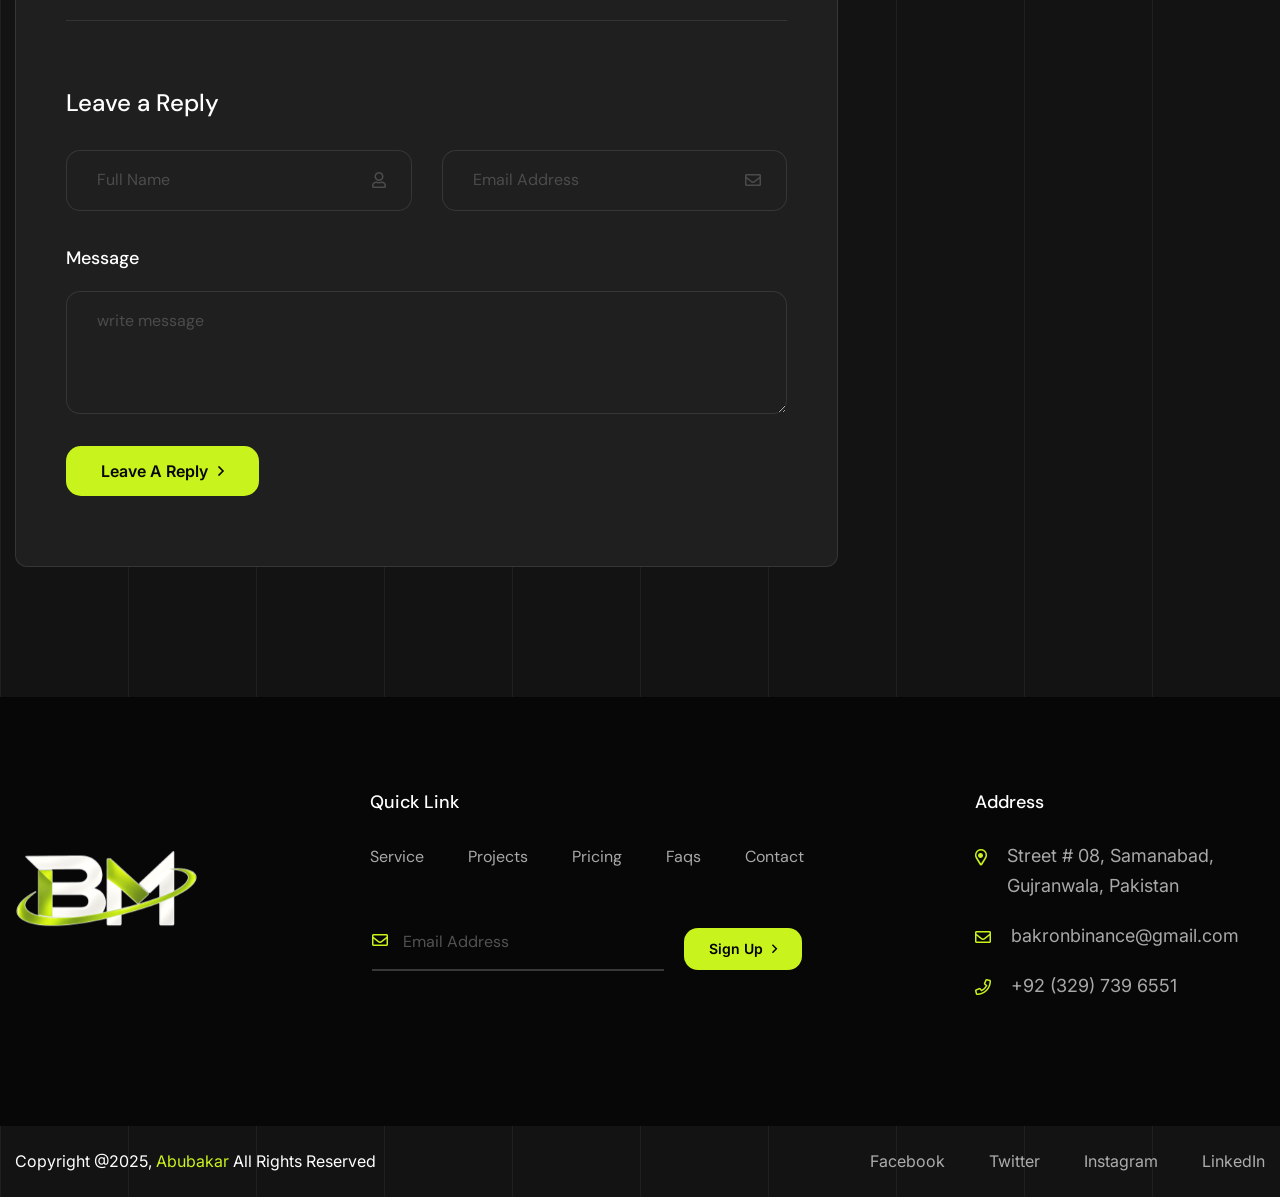
<file: blog-details.html>
<!DOCTYPE html>
<html lang="zxx">

<head>
    <!-- Basic SEO Meta Tags -->
    <meta charset="utf-8">
    <meta http-equiv="X-UA-Compatible" content="IE=edge">
    <meta name="viewport" content="width=device-width, initial-scale=1, shrink-to-fit=no">
    
    <!-- Primary SEO Optimization for Blog Article Page -->
    <title>Blog Article | Deep-Dive Design & Web Development Insights</title>
    <meta name="description" content="Read this comprehensive industry insight by Abubakar. Explore advanced UI/UX case concepts, design tips, and modern frontend development solutions.">
    <meta name="keywords" content="design article, UI UX tips, tech tutorials, website usability, software engineering insights, Abubakar blog post">
    <meta name="author" content="Abubakar">
    <meta name="robots" content="index, follow">
    
    <!-- Canonical Link (Points directly to the specific blog details page URL) -->
    <link rel="canonical" href="https://yourdomain.com">

    <!-- Open Graph / Facebook (Configured for Articles) -->
    <meta property="og:type" content="article">
    <meta property="og:url" content="https://yourdomain.com">
    <meta property="og:title" content="Blog Article | Deep-Dive Design & Web Development Insights">
    <meta property="og:description" content="Read this comprehensive industry insight by Abubakar. Explore advanced UI/UX case concepts, design tips, and modern frontend development solutions.">
    <meta property="og:image" content="https://yourdomain.com">

    <!-- Twitter Card Layout -->
    <meta name="twitter:card" content="summary_large_image">
    <meta name="twitter:url" content="https://yourdomain.com">
    <meta name="twitter:title" content="Featured Industry Article by Abubakar">
    <meta name="twitter:description" content="Read this comprehensive industry insight by Abubakar. Explore advanced UI/UX case concepts, design tips, and modern frontend development solutions.">
    <meta name="twitter:image" content="https://yourdomain.com">

    <!-- Favicon Icon -->
    <link rel="shortcut icon" href="assets/images/logos/BM2.png" type="image/x-icon">

    <!-- Original CSS Stylesheets (Maintained exactly as requested) -->
    <link rel="stylesheet" href="assets/css/flaticon.min.css">
    <link rel="stylesheet" href="assets/css/fontawesome-5.14.0.min.css">
    <link rel="stylesheet" href="assets/css/bootstrap.min.css">
    <link rel="stylesheet" href="assets/css/nice-select.min.css">
    <link rel="stylesheet" href="assets/css/animate.min.css">
    <link rel="stylesheet" href="assets/css/slick.min.css">
    <link rel="stylesheet" href="assets/css/style.css">
</head>


<body class="page-wrapper">
    <!-- Start Contenet Area-->
    <!-- header area -->
    <!-- main header -->
    <header class="main-header menu-absolute">
        <!--Header-Upper-->
        <div class="header-upper">
            <div class="container container-1620 clearfix">

                <div class="header-inner rel d-flex align-items-center">
                    <div class="logo-outer">
                        <div class="logo">
                            <a href="index.html" class="d-flex gap-2">
                                <img src="assets/images/logos/BM2.png" alt="Logo" width="80" height="80" title="Logo">
                                <h1 style="font-family: 'Black Ops One', 'Arial Narrow', Arial, sans-serif;margin-top: 7px">Abubakar</h1>
                            </a>
                        </div>
                    </div>

                    <div class="nav-outer clearfix mx-auto">
                        <!-- Main Menu -->
                        <nav class="main-menu navbar-expand-lg">
                            <div class="navbar-header">
                                <div class="mobile-logo my-15">
                                    <a href="index.html" class="d-flex gap-2">
                                        <img src="assets/images/logos/BM2.png" alt="Logo" width="80" height="80" title="Logo">
                                        <h1 style="font-family: 'Black Ops One', 'Arial Narrow', Arial, sans-serif;">Abubakar</h1>
                                    </a>
                                </div>

                                <!-- Toggle Button -->
                                <button type="button" class="navbar-toggle me-4" data-bs-toggle="collapse"
                                    data-bs-target=".navbar-collapse">
                                    <span class="icon-bar"></span>
                                    <span class="icon-bar"></span>
                                    <span class="icon-bar"></span>
                                </button>
                            </div>

                            <div class="navbar-collapse collapse clearfix">
                                <ul class="navigation clearfix">
                                    <li><a href="index.html">Home</a>
                                    </li>
                                    <li><a href="about.html">about</a></li>
                                    <li><a href="services.html">services</a></li>
                                    <li class="dropdown"><a href="#">projects</a>
                                        <ul>
                                            <li><a href="projects.html">project Grid</a></li>
                                            <li><a href="projects-masonry.html">projects masonry</a></li>
                                            <li><a href="project-details.html">projects details</a></li>
                                        </ul>
                                    </li>
                                    <li class="dropdown"><a href="#">blog</a>
                                        <ul>
                                            <li><a href="blog.html">blog standard</a></li>
                                            <li><a href="blog-details.html">blog details</a></li>
                                        </ul>
                                    </li>
                                    <li class="dropdown"><a href="#">pages</a>
                                        <ul>
                                            <li><a href="404.html">Error Page</a></li>
                                        </ul>
                                    </li>
                                    <li><a href="contact.html">Contact</a></li>
                                </ul>
                            </div>

                        </nav>
                        <!-- Main Menu End-->
                    </div>

                    <!-- Menu Button -->
                    <div class="menu-btns">
                        <!-- menu sidbar -->
                        <div class="menu-sidebar">
                            <button>
                                <img src="assets/images/shape/sidebar-tottler.svg" alt="Toggler">
                            </button>
                        </div>
                    </div>
                </div>
            </div>
        </div>
        <!--End Header Upper-->
    </header>

    <!--Form Back Drop-->
    <div class="form-back-drop"></div>

    <!-- Hidden Sidebar -->
    <section class="hidden-bar">
        <div class="inner-box text-center">
            <div class="cross-icon"><span class="fa fa-times"></span></div>
            <div class="title">
                <h4>Get Appointment</h4>
            </div>

            <!--Appointment Form-->
            <div class="appointment-form">
                <form method="post" action="https://noxfolio.starplatethemes.com/contact.html">
                    <div class="form-group">
                        <input type="text" name="text" value="" placeholder="Name" required>
                    </div>
                    <div class="form-group">
                        <input type="email" name="email" value="" placeholder="Email Address" required>
                    </div>
                    <div class="form-group">
                        <textarea placeholder="Message" rows="5"></textarea>
                    </div>
                    <div class="form-group">
                        <button type="submit" class="theme-btn">Submit now</button>
                    </div>
                </form>
            </div>

            <!--Social Icons-->
            <div class="social-style-one">
                <a href="#"><i class="fab fa-twitter"></i></a>
                <a href="#"><i class="fab fa-facebook-f"></i></a>
                <a href="#"><i class="fab fa-instagram"></i></a>
                <a href="#"><i class="fab fa-pinterest-p"></i></a>
            </div>
        </div>
    </section>
    <!--End Hidden Sidebar --> <!-- header area end -->

    <!-- Page Banner Start -->
    <section class="page-banner-area pt-200 rpt-140 pb-100 rpb-60 rel z-1 text-center">
        <div class="container">
            <div class="banner-inner text-white">
                <h3 class="page-title wow fadeInUp delay-0-2s"> Tips For Conducting to Usability Studies With
                    Participants</h3>
                <nav aria-label="breadcrumb">
                    <ol class="breadcrumb justify-content-center wow fadeInUp delay-0-4s">
                        <li class="breadcrumb-item"><a href="index.html">Home</a></li>
                        <li class="breadcrumb-item active"> Tips For Conducting to Usability Studies With Participants
                        </li>
                    </ol>
                </nav>
            </div>
        </div>
        <div class="bg-lines">
            <span></span><span></span>
            <span></span><span></span>
            <span></span><span></span>
            <span></span><span></span>
            <span></span><span></span>
        </div>
    </section>
    <!-- Page Banner End -->


    <!-- Blog Details Area start -->
    <section class="blog-details-area pb-70 rpb-40 pb-130 rpb-100 rel z-1">
        <div class="container">
            <div class="row">
                <div class="col-lg-8">
                    <div class="blog-details-wrap">
                        <div class="content mt-35">
                            <div class="blog-meta mb-30 wow fadeInUp delay-0-2s">
                                <a class="tag" href="blog.html">Design</a>
                                <a class="tag" href="blog.html">Figma</a>
                            </div>
                            <div class="author-date-share mb-40 wow fadeInUp delay-0-4s">
                                <div class="author">
                                    <img src="assets/images/blog/author.jpg" alt="Author">
                                </div>
                                <div class="text">
                                    <span>Post By</span>
                                    <h5>Martin D. Rubio</h5>
                                </div>
                                <div class="text">
                                    <span>Published</span>
                                    <h5>September 25, 2023</h5>
                                </div>
                                <a href="#" class="details-btn"><i class="far fa-share-alt"></i></a>
                            </div>
                        </div>
                        <div class="image mb-35 wow fadeInUp delay-0-5s">
                            <img src="assets/images/blog/blog-details.jpg" alt="Blog Details">
                        </div>
                        <div class="content wow fadeInUp delay-0-2s">
                            <p class="big-letter">sSed ut perspiciatis unde omnis iste natus error sit voluptatem
                                accusantium doloremque laudantium totam rem aperiam eaque ipsa quae abillo inventore
                                veritatis</p>
                            <p>beatae vitae dicta sunt explicabo. Nemo enim ipsam voluptatem quia voluptas sit
                                aspernatur aut odit aut fugit, sed quia consequuntur magni dolores eos qui ratione
                                voluptatem sequi nesciunt. Neque porro quisquam est, qui dolorem ipsum quia dolor sit
                                amet, consectetur, adipisci velit, sed quia non numquam eius modi tempora incidunt ut
                                labore et dolore magnam aliquam quaerat voluptatem. Ut enim ad minima veniam, quis
                                nostrum exercitationem ullam corporis suscipit laboriosam, nisi ut aliquid ex ea commodi
                                consequature</p>
                            <blockquote>
                                Handling Mounting And Unmounting Of Given Navigation Routes In React Native
                                <span class="blockquote-footer">Johnny M. Martin</span>
                            </blockquote>
                        </div>
                        <div class="row gap-20">
                            <div class="col-md-6">
                                <div class="image mb-20 wow fadeInUp delay-0-2s">
                                    <img src="assets/images/blog/blog-middle1.jpg" alt="Blog Middle">
                                </div>
                            </div>
                            <div class="col-md-6">
                                <div class="image mb-20 wow fadeInUp delay-0-4s">
                                    <img src="assets/images/blog/blog-middle2.jpg" alt="Blog Middle">
                                </div>
                            </div>
                        </div>
                        <div class="content mt-30 wow fadeInUp delay-0-2s">
                            <h4>Get Your Service to Improve Business</h4>
                            <p>Neque porro quisquam est, qui dolorem ipsum quia dolor sit amet, consectetur, adipisci
                                velit, sed quia non numquam eius modi tempora incidunt ut labore et dolore magnam
                                aliquam quaerat voluptatem. Ut enim ad minima veniam, quis nostrum exercitationem ullam
                            </p>
                            <div class="tag-share mt-45 py-30 wow fadeInUp delay-0-2s">
                                <div class="item">
                                    <b>Tags</b>
                                    <div class="tag-coulds">
                                        <a href="blog.html">Design</a>
                                        <a href="blog.html">Figma</a>
                                        <a href="blog.html">Apps</a>
                                    </div>
                                </div>
                                <div class="item">
                                    <b>Share</b>
                                    <div class="social-style-one">
                                        <a href="#"><i class="fab fa-facebook-f"></i></a>
                                        <a href="#"><i class="fab fa-twitter"></i></a>
                                        <a href="#"><i class="fab fa-linkedin-in"></i></a>
                                        <a href="#"><i class="fab fa-instagram"></i></a>
                                    </div>
                                </div>
                            </div>
                        </div>
                        <div class="admin-comment mt-50 wow fadeInUp delay-0-2s">
                            <div class="comment-body">
                                <div class="author-thumb">
                                    <img src="assets/images/blog/admin-author.jpg" alt="Author">
                                </div>
                                <div class="content">
                                    <h5>Richard M. Fudge</h5>
                                    <p>We denounce with righteous indignation and dislike men beguiled and demoralized
                                        by the charms of pleasure of the moment</p>
                                    <div class="social-style-two mt-5">
                                        <a href="contact.html"><i class="fab fa-facebook-f"></i></a>
                                        <a href="contact.html"><i class="fab fa-twitter"></i></a>
                                        <a href="contact.html"><i class="fab fa-linkedin-in"></i></a>
                                        <a href="contact.html"><i class="fab fa-instagram"></i></a>
                                    </div>
                                </div>
                            </div>
                        </div>
                        <div class="content">
                            <div class="next-prev-post pt-50 pb-20 wow fadeInUp delay-0-2s">
                                <div class="post-item">
                                    <div class="image">
                                        <img src="assets/images/blog/post-prev.jpg" alt="Post">
                                    </div>
                                    <div class="post-content">
                                        <span class="date">
                                            <i class="far fa-calendar-alt"></i>
                                            <a href="#">Sep 25, 2023</a>
                                        </span>
                                        <h6><a href="blog-details.html">Tips For Conducting Studie</a></h6>
                                    </div>
                                </div>
                                <div class="post-item">
                                    <div class="image">
                                        <img src="assets/images/blog/post-next.jpg" alt="Post">
                                    </div>
                                    <div class="post-content">
                                        <span class="date">
                                            <i class="far fa-calendar-alt"></i>
                                            <a href="#">Sep 25, 2023</a>
                                        </span>
                                        <h6><a href="blog-details.html">Usability With Participants</a></h6>
                                    </div>
                                </div>
                            </div>
                        </div>
                        <div class="content mt-65">
                            <h3 class="comment-title">Comments</h3>
                            <div class="comment-body wow fadeInUp delay-0-2s">
                                <div class="author-thumb">
                                    <img src="assets/images/blog/comment-author1.jpg" alt="Author">
                                </div>
                                <div class="content">
                                    <ul class="blog-meta">
                                        <li>
                                            <h6>William L. Jackson</h6>
                                        </li>
                                        <li>
                                            <a href="#">May 25, 2023</a>
                                        </li>
                                    </ul>
                                    <p>Quis autem vel eum iure reprehenderit qui in ea voluptate velit esse molestiae
                                        consequatur qui dolorem eum fugiat voluptas</p>
                                    <a class="read-more" href="#">Reply <i class="far fa-angle-right"></i></a>
                                </div>
                            </div>
                            <div class="comment-body comment-child wow fadeInUp delay-0-2s">
                                <div class="author-thumb">
                                    <img src="assets/images/blog/comment-author2.jpg" alt="Author">
                                </div>
                                <div class="content">
                                    <ul class="blog-meta">
                                        <li>
                                            <h6>James M. Stovall</h6>
                                        </li>
                                        <li>
                                            <a href="#">May 25, 2023</a>
                                        </li>
                                    </ul>
                                    <p>At vero eoset accusamus dignissimos ducimus blanditiis sapiente praesentium
                                        voluptatum deleniti atque</p>
                                    <a class="read-more" href="#">Reply <i class="far fa-angle-right"></i></a>
                                </div>
                            </div>
                        </div>
                        <div class="content">
                            <form id="comment-form"
                                class="comment-form form-style-one pt-65 pb-55 mt-55 wow fadeInUp delay-0-2s"
                                name="comment-form" action="#" method="post">
                                <h5>Leave a Reply</h5>
                                <div class="row mt-30">
                                    <div class="col-md-6">
                                        <div class="form-group">
                                            <input type="text" id="full-name" name="full-name" class="form-control"
                                                value="" placeholder="Full Name" required="">
                                            <label for="full-name" class="for-icon"><i class="far fa-user"></i></label>
                                        </div>
                                    </div>
                                    <div class="col-md-6">
                                        <div class="form-group">
                                            <input type="email" id="email-address" name="email-address"
                                                class="form-control" value="" placeholder="Email Address" required="">
                                            <label for="email-address" class="for-icon"><i
                                                    class="far fa-envelope"></i></label>
                                        </div>
                                    </div>
                                    <div class="col-md-12">
                                        <div class="form-group">
                                            <label for="message">Message</label>
                                            <textarea name="message" id="message" class="form-control" rows="4"
                                                placeholder="write message" required=""></textarea>
                                        </div>
                                    </div>
                                    <div class="col-md-12">
                                        <div class="form-group mb-0">
                                            <button type="submit" class="theme-btn">Leave A Reply <i
                                                    class="far fa-angle-right"></i></button>
                                        </div>
                                    </div>
                                </div>
                            </form>
                        </div>
                    </div>
                </div>
                <div class="col-lg-4">
                    <div class="main-sidebar rmt-65">
                        <div class="widget widget-search wow fadeInUp delay-0-2s">
                            <h4 class="widget-title">Search</h4>
                            <form action="#" class="default-search-form">
                                <input type="text" placeholder="Keywords" required>
                                <button type="submit" class="searchbutton far fa-search"></button>
                            </form>
                        </div>
                        <div class="widget widget-category wow fadeInUp delay-0-4s">
                            <h4 class="widget-title">Category</h4>
                            <ul>
                                <li><i class="far fa-angle-right"></i> <a href="blog.html">Web Design</a></li>
                                <li><i class="far fa-angle-right"></i> <a href="blog.html">Mobile Apps Design</a></li>
                                <li><i class="far fa-angle-right"></i> <a href="blog.html">Brand Identity Design</a>
                                </li>
                                <li><i class="far fa-angle-right"></i> <a href="blog.html">Motion Graphic Design</a>
                                </li>
                                <li><i class="far fa-angle-right"></i> <a href="blog.html">Web Development</a></li>
                                <li><i class="far fa-angle-right"></i> <a href="blog.html">Digital Marketing</a></li>
                            </ul>
                        </div>
                        <div class="widget widget-recent-news wow fadeInUp delay-0-2s">
                            <h4 class="widget-title">Latest News</h4>
                            <ul>
                                <li>
                                    <div class="image">
                                        <img src="assets/images/widgets/news1.jpg" alt="News">
                                    </div>
                                    <div class="content">
                                        <div class="blog-meta mb-5">
                                            <a class="date" href="#"><i class="far fa-calendar-alt"></i> Sep 25,
                                                2023</a>
                                        </div>
                                        <h5><a href="blog-details.html">Tips For Conducting Studie</a></h5>
                                    </div>
                                </li>
                                <li>
                                    <div class="image">
                                        <img src="assets/images/widgets/news2.jpg" alt="News">
                                    </div>
                                    <div class="content">
                                        <div class="blog-meta mb-5">
                                            <a class="date" href="#"><i class="far fa-calendar-alt"></i> Sep 25,
                                                2023</a>
                                        </div>
                                        <h5><a href="blog-details.html">Usability With Participants</a></h5>
                                    </div>
                                </li>
                                <li>
                                    <div class="image">
                                        <img src="assets/images/widgets/news3.jpg" alt="News">
                                    </div>
                                    <div class="content">
                                        <div class="blog-meta mb-5">
                                            <a class="date" href="#"><i class="far fa-calendar-alt"></i> Sep 25,
                                                2023</a>
                                        </div>
                                        <h5><a href="blog-details.html">Online Environment Work</a></h5>
                                    </div>
                                </li>
                            </ul>
                        </div>
                        <div class="widget widget-tag-cloud wow fadeInUp delay-0-2s">
                            <h4 class="widget-title">Popular Tags</h4>
                            <div class="tag-coulds">
                                <a href="blog.html">Design</a>
                                <a href="blog.html">Figma</a>
                                <a href="blog.html">Apps</a>
                                <a href="blog.html">Branding</a>
                                <a href="blog.html">Development</a>
                                <a href="blog.html">Digital</a>
                                <a href="blog.html">Mobile Apps</a>
                            </div>
                        </div>
                        <div class="widget widget-cta wow fadeInUp delay-0-2s">
                            <div class="cta-widget"
                                style="background-image: url(assets/images/widgets/widget-cta.jpg);">
                                <span class="sub-title">Get A Quote</span>
                                <h4>Looking For Creative Web Designer</h4>
                                <a href="contact.html" class="theme-btn">Hire Me <i class="far fa-angle-right"></i></a>
                            </div>
                        </div>
                    </div>
                </div>
            </div>
        </div>
        <div class="bg-lines">
            <span></span><span></span>
            <span></span><span></span>
            <span></span><span></span>
            <span></span><span></span>
            <span></span><span></span>
        </div>
    </section>
    <!-- Blog Details Area end -->

    <!-- footer area -->
    <!-- footer area start -->
    <footer class="main-footer rel z-1">
        <div class="footer-top-wrap bgc-black pt-100 pb-75">
            <div class="container">
                <div class="row">
                    <div class="col-lg-2 col-md-12">
                        <div class="footer-widget widget_logo wow fadeInUp delay-0-2s">
                            <div class="footer-logo">
                                <a href="index.html"><img src="assets/images/logos/BM2.png" alt="Logo"></a>
                            </div>
                        </div>
                    </div>
                    <div class="col-lg-7 col-md-7">
                        <div class="footer-widget widget_nav_menu wow fadeInUp delay-0-4s">
                            <h6 class="footer-title">Quick Link</h6>
                            <ul>
                                <li><a href="services.html">Service</a></li>
                                <li><a href="projects.html">Projects</a></li>
                                <li><a href="services.html">Pricing</a></li>
                                <li><a href="about.html">Faqs</a></li>
                                <li><a href="contact.html">Contact</a></li>
                            </ul>
                        </div>
                        <div class="footer-widget widget_newsletter wow fadeInUp delay-0-4s">
                            <form action="#">
                                <label for="email-address"><i class="far fa-envelope"></i></label>
                                <input id="email-address" type="email" placeholder="Email Address" required>
                                <button>Sign Up <i class="far fa-angle-right"></i></button>
                            </form>
                        </div>
                    </div>
                    <div class="col-lg-3 col-md-5">
                        <div class="footer-widget widget_contact_info wow fadeInUp delay-0-6s">
                            <h6 class="footer-title">Address</h6>
                            <ul>
                                <li><i class="far fa-map-marker-alt"></i> Street # 08, Samanabad, Gujranwala, Pakistan
                                </li>
                                <li><i class="far fa-envelope"></i> <a
                                        href="mailto:bakronbinance@gmail.com">bakronbinance@gmail.com</a></li>
                                <li><i class="far fa-phone"></i> <a href="tel:+923297396551">+92 (329) 739 6551</a></li>
                            </ul>
                        </div>
                    </div>
                </div>
            </div>
        </div>
        <div class="footer-bottom pt-20 pb-5 rpt-25">
            <div class="container">
                <div class="row">
                    <div class="col-lg-6">
                        <div class="copyright-text">
                            <p>Copyright @2025, <a href="index.html">Abubakar</a> All Rights Reserved</p>
                        </div>
                    </div>
                    <div class="col-lg-6 text-lg-end">
                        <ul class="footer-bottom-nav">
                            <li><a href="#">Facebook</a></li>
                            <li><a href="#">Twitter</a></li>
                            <li><a href="#">Instagram</a></li>
                            <li><a href="#">LinkedIn</a></li>
                        </ul>
                    </div>
                </div>
                <!-- Scroll Top Button -->
                <button class="scroll-top scroll-to-target" data-target="html"><span
                        class="fas fa-angle-double-up"></span></button>
            </div>
            <div class="bg-lines">
                <span></span><span></span>
                <span></span><span></span>
                <span></span><span></span>
                <span></span><span></span>
                <span></span><span></span>
            </div>
        </div>
    </footer>
    <!-- footer area end --> <!-- footer area end -->
    <!-- End Contenet Area -->

    <!-- Start Script Area -->
    <!-- theme preloader start -->
    <!-- Preloader -->
    <div class="preloader">
        <div class="custom-loader"></div>
    </div><!-- theme preloader end -->


    <!-- Jquery -->
    <script src="assets/js/jquery.min.js"></script>
    <!-- Bootstrap -->
    <script src="assets/js/bootstrap.min.js"></script>
    <!-- Appear Js -->
    <script src="assets/js/appear.min.js"></script>
    <!-- Slick -->
    <script src="assets/js/slick.min.js"></script>
    <!-- Nice Select -->
    <script src="assets/js/jquery.nice-select.min.js"></script>
    <!-- Image Loader -->
    <script src="assets/js/imagesloaded.pkgd.min.js"></script>
    <!-- Isotope -->
    <script src="assets/js/isotope.pkgd.min.js"></script>
    <!--  WOW Animation -->
    <script src="assets/js/wow.min.js"></script>
    <!-- Custom script -->
    <script src="assets/js/script.js"></script>

    <!-- For Contact Form -->
    <script src="assets/js/jquery.ajaxchimp.min.js"></script>
    <script src="assets/js/form-validator.min.js"></script>
    <script src="assets/js/contact-form-script.js"></script> <!-- End Script Area -->
</body>


<!-- Mirrored from https://noxfolio.starplatethemes.com/blog-details by HTTrack Website Copier/3.x [XR&CO], Thu, 08 Oct 2026 02:03:46 GMT -->

</html>
</file>
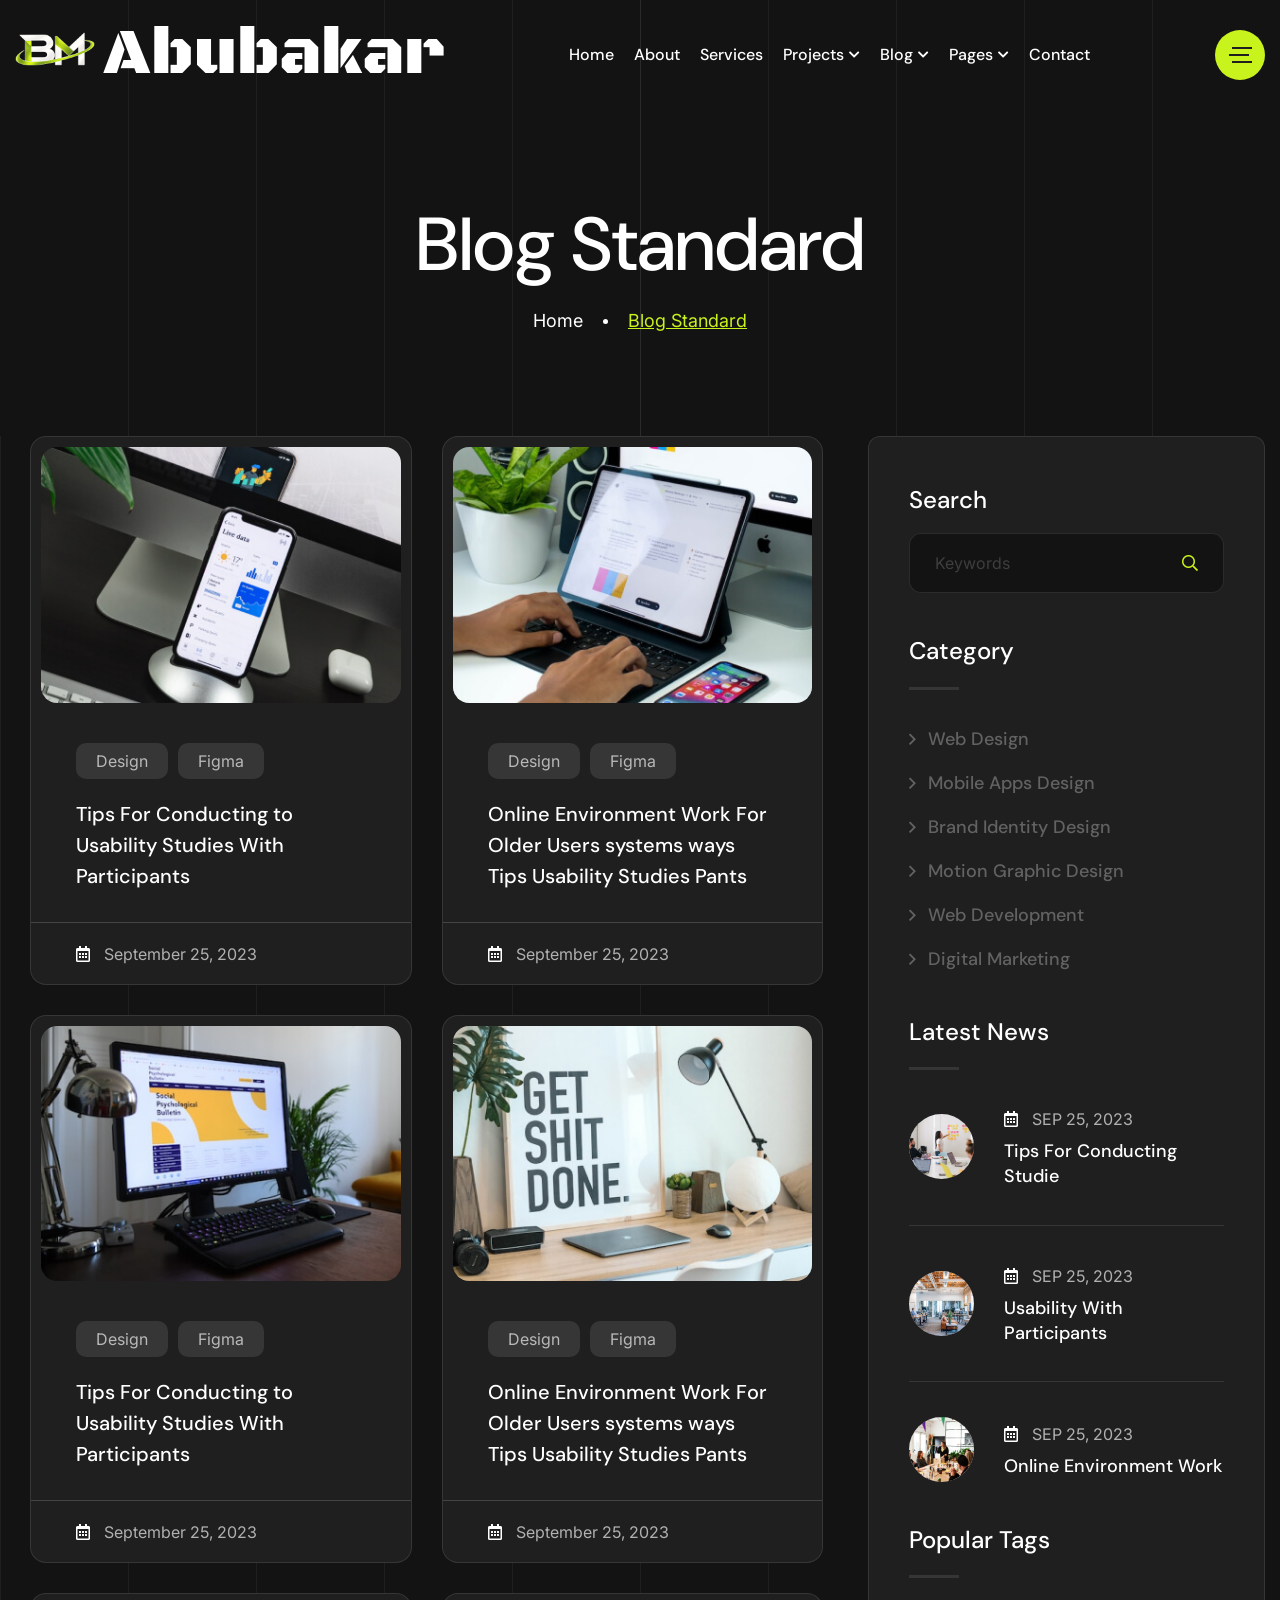
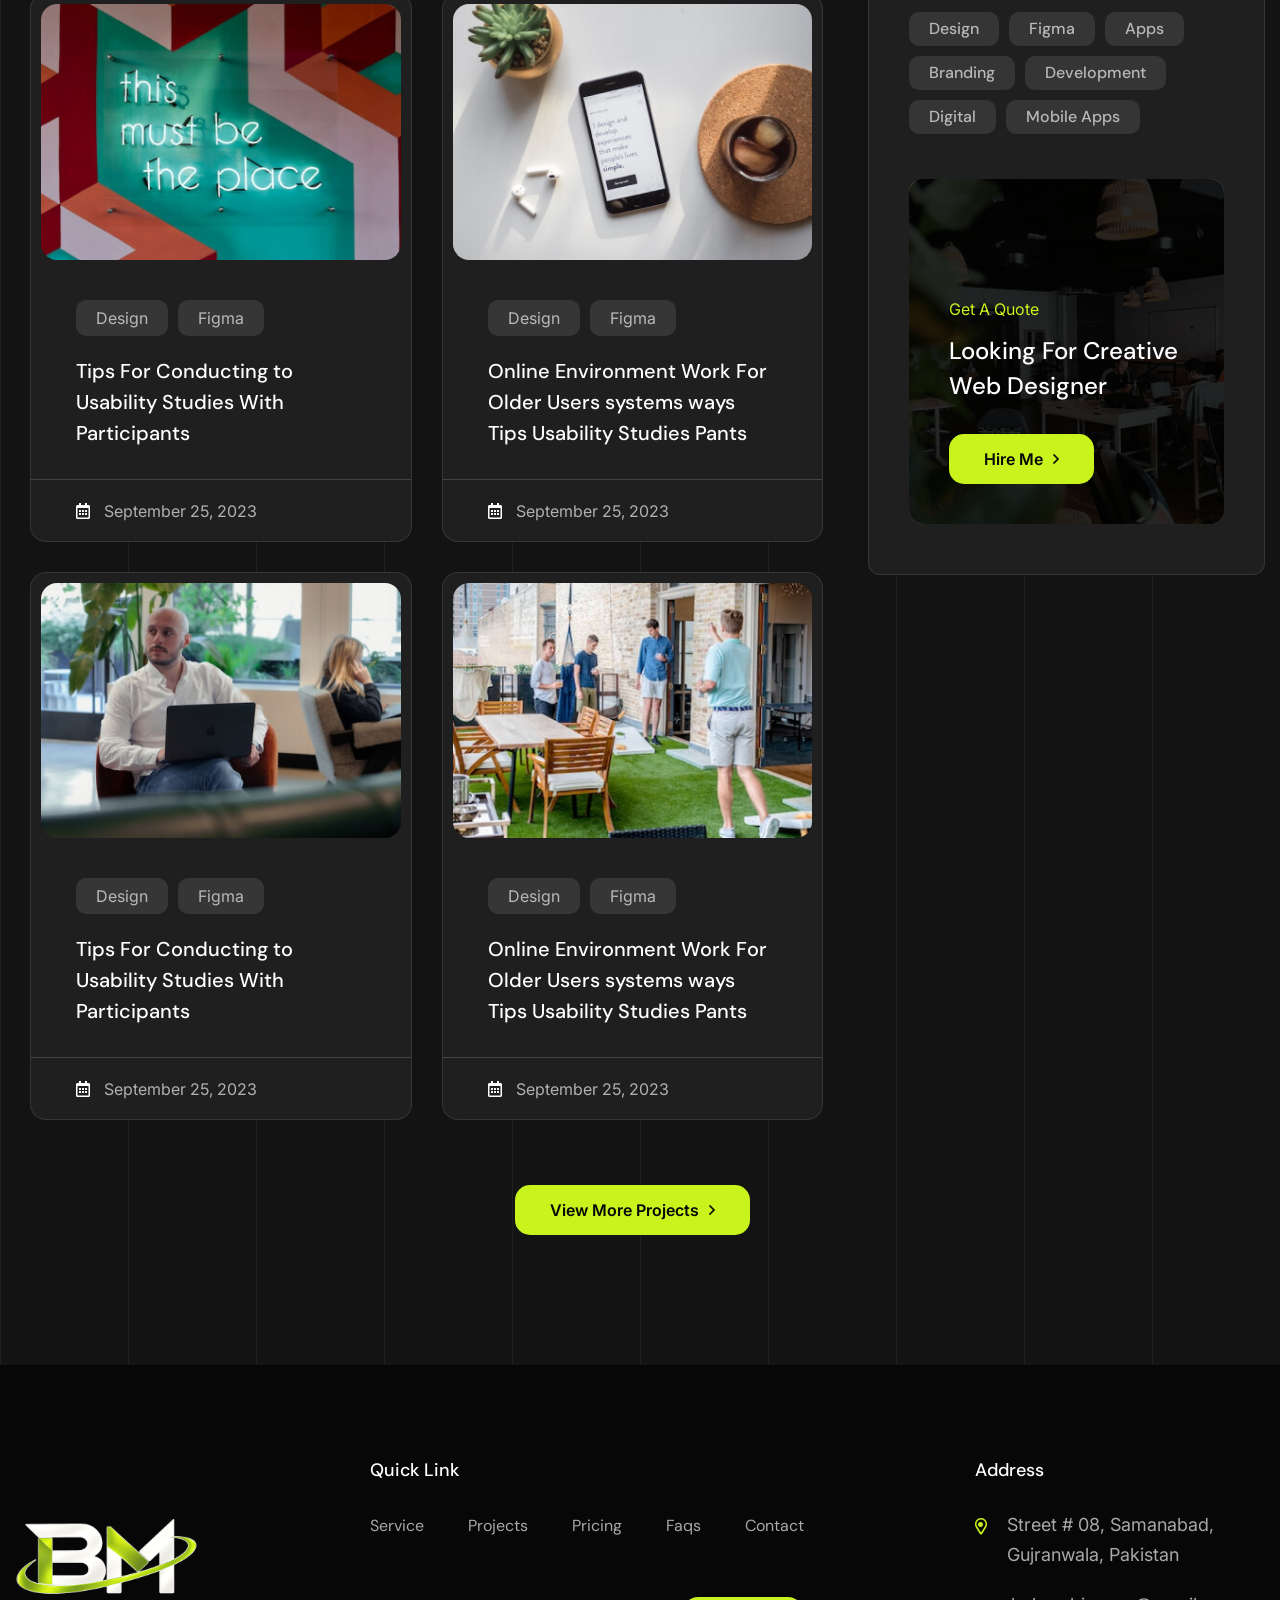
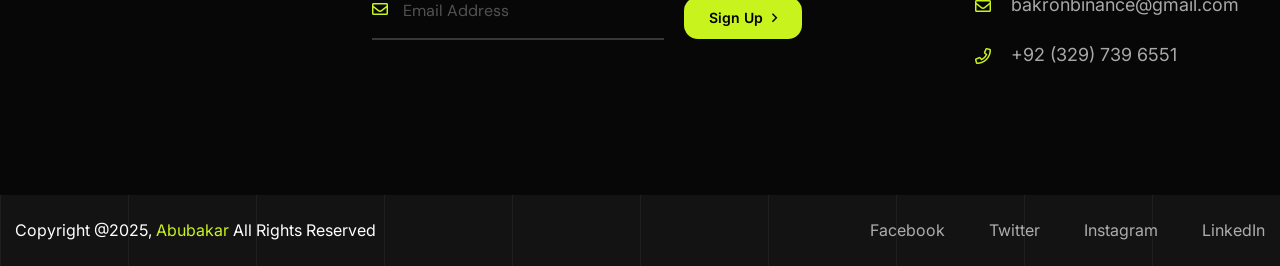
<file: blog.html>
<!DOCTYPE html>
<html lang="zxx">


<head>
    <!-- Basic SEO Meta Tags -->
    <meta charset="utf-8">
    <meta http-equiv="X-UA-Compatible" content="IE=edge">
    <meta name="viewport" content="width=device-width, initial-scale=1, shrink-to-fit=no">
    
    <!-- Primary SEO Optimization for Blog Page -->
    <title>Design Insights & Tech Blog | Abubakar Portfolio</title>
    <meta name="description" content="Stay updated with the latest news, design tips, and tech insights from Abubakar. Read articles covering Figma tutorials, usability studies, and assistive technology.">
    <meta name="keywords" content="web design blog, Figma tips, UI/UX insights, usability studies, frontend development blog, tech articles, Abubakar news">
    <meta name="author" content="Abubakar">
    <meta name="robots" content="index, follow">
    
    <!-- Canonical Link (Points directly to the blog page URL) -->
    <link rel="canonical" href="https://yourdomain.com">

    <!-- Open Graph / Facebook -->
    <meta property="og:type" content="website">
    <meta property="og:url" content="https://yourdomain.com">
    <meta property="og:title" content="Design Insights & Tech Blog | Abubakar Portfolio">
    <meta property="og:description" content="Explore articles on user testing, interface design workflows, and modern web trends curated by web designer Abubakar.">
    <meta property="og:image" content="https://yourdomain.com">

    <!-- Twitter Card Layout -->
    <meta name="twitter:card" content="summary_large_image">
    <meta name="twitter:url" content="https://yourdomain.com">
    <meta name="twitter:title" content="Web Design & Tech Blog by Abubakar">
    <meta name="twitter:description" content="Explore articles on user testing, interface design workflows, and modern web trends curated by web designer Abubakar.">
    <meta name="twitter:image" content="https://yourdomain.com">

    <!-- Favicon Icon -->
    <link rel="shortcut icon" href="assets/images/logos/BM2.png" type="image/x-icon">

    <!-- Original CSS Stylesheets (Maintained exactly as requested) -->
    <link rel="stylesheet" href="assets/css/flaticon.min.css">
    <link rel="stylesheet" href="assets/css/fontawesome-5.14.0.min.css">
    <link rel="stylesheet" href="assets/css/bootstrap.min.css">
    <link rel="stylesheet" href="assets/css/nice-select.min.css">
    <link rel="stylesheet" href="assets/css/animate.min.css">
    <link rel="stylesheet" href="assets/css/slick.min.css">
    <link rel="stylesheet" href="assets/css/style.css">
</head>


<body class="page-wrapper">
    <!-- Start Contenet Area-->
    <!-- header area -->
    <!-- main header -->
    <header class="main-header menu-absolute">
        <!--Header-Upper-->
        <div class="header-upper">
            <div class="container container-1620 clearfix">

                <div class="header-inner rel d-flex align-items-center">
                    <div class="logo-outer">
                        <div class="logo">
                            <a href="index.html" class="d-flex gap-2">
                                <img src="assets/images/logos/BM2.png" alt="Logo" width="80" height="80" title="Logo">
                                <h1 style="font-family: 'Black Ops One', 'Arial Narrow', Arial, sans-serif;margin-top: 7px">Abubakar</h1>
                            </a>
                        </div>
                    </div>

                    <div class="nav-outer clearfix mx-auto">
                        <!-- Main Menu -->
                        <nav class="main-menu navbar-expand-lg">
                            <div class="navbar-header">
                                <div class="mobile-logo my-15">
                                    <a href="index.html" class="d-flex gap-2">
                                        <img src="assets/images/logos/BM2.png" alt="Logo" width="80" height="80" title="Logo">
                                        <h1 style="font-family: 'Black Ops One', 'Arial Narrow', Arial, sans-serif;">Abubakar</h1>
                                    </a>
                                </div>

                                <!-- Toggle Button -->
                                <button type="button" class="navbar-toggle me-4" data-bs-toggle="collapse"
                                    data-bs-target=".navbar-collapse">
                                    <span class="icon-bar"></span>
                                    <span class="icon-bar"></span>
                                    <span class="icon-bar"></span>
                                </button>
                            </div>

                            <div class="navbar-collapse collapse clearfix">
                                <ul class="navigation clearfix">
                                    <li><a href="index.html">Home</a></li>
                                    <li><a href="about.html">about</a></li>
                                    <li><a href="services.html">services</a></li>
                                    <li class="dropdown"><a href="#">projects</a>
                                        <ul>
                                            <li><a href="projects.html">project Grid</a></li>
                                            <li><a href="projects-masonry.html">projects masonry</a></li>
                                            <li><a href="project-details.html">projects details</a></li>
                                        </ul>
                                    </li>
                                    <li class="dropdown"><a href="#">blog</a>
                                        <ul>
                                            <li><a href="blog.html">blog standard</a></li>
                                            <li><a href="blog-details.html">blog details</a></li>
                                        </ul>
                                    </li>
                                    <li class="dropdown"><a href="#">pages</a>
                                        <ul>
                                            <li><a href="404.html">Error Page</a></li>
                                        </ul>
                                    </li>
                                    <li><a href="contact.html">Contact</a></li>
                                </ul>
                            </div>

                        </nav>
                        <!-- Main Menu End-->
                    </div>

                    <!-- Menu Button -->
                    <div class="menu-btns">
                        <!-- menu sidbar -->
                        <div class="menu-sidebar">
                            <button>
                                <img src="assets/images/shape/sidebar-tottler.svg" alt="Toggler">
                            </button>
                        </div>
                    </div>
                </div>
            </div>
        </div>
        <!--End Header Upper-->
    </header>

    <!--Form Back Drop-->
    <div class="form-back-drop"></div>

    <!-- Hidden Sidebar -->
    <section class="hidden-bar">
        <div class="inner-box text-center">
            <div class="cross-icon"><span class="fa fa-times"></span></div>
            <div class="title">
                <h4>Get Appointment</h4>
            </div>

            <!--Appointment Form-->
            <div class="appointment-form">
                <form method="post" action="https://noxfolio.starplatethemes.com/contact.html">
                    <div class="form-group">
                        <input type="text" name="text" value="" placeholder="Name" required>
                    </div>
                    <div class="form-group">
                        <input type="email" name="email" value="" placeholder="Email Address" required>
                    </div>
                    <div class="form-group">
                        <textarea placeholder="Message" rows="5"></textarea>
                    </div>
                    <div class="form-group">
                        <button type="submit" class="theme-btn">Submit now</button>
                    </div>
                </form>
            </div>

            <!--Social Icons-->
            <div class="social-style-one">
                <a href="#"><i class="fab fa-twitter"></i></a>
                <a href="#"><i class="fab fa-facebook-f"></i></a>
                <a href="#"><i class="fab fa-instagram"></i></a>
                <a href="#"><i class="fab fa-pinterest-p"></i></a>
            </div>
        </div>
    </section>
    <!--End Hidden Sidebar --> <!-- header area end -->
    <!-- Page Banner Start -->
    <section class="page-banner-area pt-200 rpt-140 pb-100 rpb-60 rel z-1 text-center">
        <div class="container">
            <div class="banner-inner text-white">
                <h1 class="page-title wow fadeInUp delay-0-2s"> Blog Standard</h1>
                <nav aria-label="breadcrumb">
                    <ol class="breadcrumb justify-content-center wow fadeInUp delay-0-4s">
                        <li class="breadcrumb-item"><a href="index.html">Home</a></li>
                        <li class="breadcrumb-item active"> Blog Standard</li>
                    </ol>
                </nav>
            </div>
        </div>
        <div class="bg-lines">
            <span></span><span></span>
            <span></span><span></span>
            <span></span><span></span>
            <span></span><span></span>
            <span></span><span></span>
        </div>
    </section>
    <!-- Page Banner End -->


    <!-- Blog Standard Area start -->
    <section class="blog-standard-area pb-70 rpb-40 pb-130 rpb-100 rel z-1">
        <div class="container">
            <div class="row">
                <div class="col-lg-8">
                    <div class="blog-standard-wrap">
                        <div class="row">
                            <div class="col-md-6 item">
                                <div class="blog-item style-two wow fadeInUp delay-0-2s">
                                    <div class="image">
                                        <img src="assets/images/blog/blog-standard1.jpg" alt="Blog Standard">
                                    </div>
                                    <div class="content">
                                        <div class="blog-meta mb-20">
                                            <a class="tag" href="blog.html">Design</a>
                                            <a class="tag" href="blog.html">Figma</a>
                                        </div>
                                        <h5><a href="blog-details.html">Tips For Conducting to Usability Studies With
                                                Participants</a></h5>
                                        <hr>
                                        <div class="blog-meta mb-5">
                                            <a class="date" href="#"><i class="far fa-calendar-alt"></i> September 25,
                                                2023</a>
                                        </div>
                                    </div>
                                </div>
                            </div>
                            <div class="col-md-6 item">
                                <div class="blog-item style-two wow fadeInUp delay-0-4s">
                                    <div class="image">
                                        <img src="assets/images/blog/blog-standard2.jpg" alt="Blog Standard">
                                    </div>
                                    <div class="content">
                                        <div class="blog-meta mb-20">
                                            <a class="tag" href="blog.html">Design</a>
                                            <a class="tag" href="blog.html">Figma</a>
                                        </div>
                                        <h5><a href="blog-details.html">Online Environment Work For Older Users systems
                                                ways Tips Usability Studies Pants</a></h5>
                                        <hr>
                                        <div class="blog-meta mb-5">
                                            <a class="date" href="#"><i class="far fa-calendar-alt"></i> September 25,
                                                2023</a>
                                        </div>
                                    </div>
                                </div>
                            </div>
                            <div class="col-md-6 item">
                                <div class="blog-item style-two wow fadeInUp delay-0-2s">
                                    <div class="image">
                                        <img src="assets/images/blog/blog-standard3.jpg" alt="Blog Standard">
                                    </div>
                                    <div class="content">
                                        <div class="blog-meta mb-20">
                                            <a class="tag" href="blog.html">Design</a>
                                            <a class="tag" href="blog.html">Figma</a>
                                        </div>
                                        <h5><a href="blog-details.html">Tips For Conducting to Usability Studies With
                                                Participants</a></h5>
                                        <hr>
                                        <div class="blog-meta mb-5">
                                            <a class="date" href="#"><i class="far fa-calendar-alt"></i> September 25,
                                                2023</a>
                                        </div>
                                    </div>
                                </div>
                            </div>
                            <div class="col-md-6 item">
                                <div class="blog-item style-two wow fadeInUp delay-0-4s">
                                    <div class="image">
                                        <img src="assets/images/blog/blog-standard4.jpg" alt="Blog Standard">
                                    </div>
                                    <div class="content">
                                        <div class="blog-meta mb-20">
                                            <a class="tag" href="blog.html">Design</a>
                                            <a class="tag" href="blog.html">Figma</a>
                                        </div>
                                        <h5><a href="blog-details.html">Online Environment Work For Older Users systems
                                                ways Tips Usability Studies Pants</a></h5>
                                        <hr>
                                        <div class="blog-meta mb-5">
                                            <a class="date" href="#"><i class="far fa-calendar-alt"></i> September 25,
                                                2023</a>
                                        </div>
                                    </div>
                                </div>
                            </div>
                            <div class="col-md-6 item">
                                <div class="blog-item style-two wow fadeInUp delay-0-2s">
                                    <div class="image">
                                        <img src="assets/images/blog/blog-standard5.jpg" alt="Blog Standard">
                                    </div>
                                    <div class="content">
                                        <div class="blog-meta mb-20">
                                            <a class="tag" href="blog.html">Design</a>
                                            <a class="tag" href="blog.html">Figma</a>
                                        </div>
                                        <h5><a href="blog-details.html">Tips For Conducting to Usability Studies With
                                                Participants</a></h5>
                                        <hr>
                                        <div class="blog-meta mb-5">
                                            <a class="date" href="#"><i class="far fa-calendar-alt"></i> September 25,
                                                2023</a>
                                        </div>
                                    </div>
                                </div>
                            </div>
                            <div class="col-md-6 item">
                                <div class="blog-item style-two wow fadeInUp delay-0-4s">
                                    <div class="image">
                                        <img src="assets/images/blog/blog-standard6.jpg" alt="Blog Standard">
                                    </div>
                                    <div class="content">
                                        <div class="blog-meta mb-20">
                                            <a class="tag" href="blog.html">Design</a>
                                            <a class="tag" href="blog.html">Figma</a>
                                        </div>
                                        <h5><a href="blog-details.html">Online Environment Work For Older Users systems
                                                ways Tips Usability Studies Pants</a></h5>
                                        <hr>
                                        <div class="blog-meta mb-5">
                                            <a class="date" href="#"><i class="far fa-calendar-alt"></i> September 25,
                                                2023</a>
                                        </div>
                                    </div>
                                </div>
                            </div>
                            <div class="col-md-6 item">
                                <div class="blog-item style-two wow fadeInUp delay-0-2s">
                                    <div class="image">
                                        <img src="assets/images/blog/blog-standard7.jpg" alt="Blog Standard">
                                    </div>
                                    <div class="content">
                                        <div class="blog-meta mb-20">
                                            <a class="tag" href="blog.html">Design</a>
                                            <a class="tag" href="blog.html">Figma</a>
                                        </div>
                                        <h5><a href="blog-details.html">Tips For Conducting to Usability Studies With
                                                Participants</a></h5>
                                        <hr>
                                        <div class="blog-meta mb-5">
                                            <a class="date" href="#"><i class="far fa-calendar-alt"></i> September 25,
                                                2023</a>
                                        </div>
                                    </div>
                                </div>
                            </div>
                            <div class="col-md-6 item">
                                <div class="blog-item style-two wow fadeInUp delay-0-4s">
                                    <div class="image">
                                        <img src="assets/images/blog/blog-standard8.jpg" alt="Blog Standard">
                                    </div>
                                    <div class="content">
                                        <div class="blog-meta mb-20">
                                            <a class="tag" href="blog.html">Design</a>
                                            <a class="tag" href="blog.html">Figma</a>
                                        </div>
                                        <h5><a href="blog-details.html">Online Environment Work For Older Users systems
                                                ways Tips Usability Studies Pants</a></h5>
                                        <hr>
                                        <div class="blog-meta mb-5">
                                            <a class="date" href="#"><i class="far fa-calendar-alt"></i> September 25,
                                                2023</a>
                                        </div>
                                    </div>
                                </div>
                            </div>
                            <div class="col-md-6 item offset-md-6">
                                <div class="news-more-btn text-center mt-35 wow fadeInUp delay-0-2s">
                                    <a href="blog.html" class="theme-btn">View More Projects <i
                                            class="far fa-angle-right"></i></a>
                                </div>
                            </div>
                        </div>
                    </div>
                </div>
                <div class="col-lg-4">
                    <div class="main-sidebar rmt-65">
                        <div class="widget widget-search wow fadeInUp delay-0-2s">
                            <h4 class="widget-title">Search</h4>
                            <form action="#" class="default-search-form">
                                <input type="text" placeholder="Keywords" required>
                                <button type="submit" class="searchbutton far fa-search"></button>
                            </form>
                        </div>
                        <div class="widget widget-category wow fadeInUp delay-0-4s">
                            <h4 class="widget-title">Category</h4>
                            <ul>
                                <li><i class="far fa-angle-right"></i> <a href="blog.html">Web Design</a></li>
                                <li><i class="far fa-angle-right"></i> <a href="blog.html">Mobile Apps Design</a></li>
                                <li><i class="far fa-angle-right"></i> <a href="blog.html">Brand Identity Design</a>
                                </li>
                                <li><i class="far fa-angle-right"></i> <a href="blog.html">Motion Graphic Design</a>
                                </li>
                                <li><i class="far fa-angle-right"></i> <a href="blog.html">Web Development</a></li>
                                <li><i class="far fa-angle-right"></i> <a href="blog.html">Digital Marketing</a></li>
                            </ul>
                        </div>
                        <div class="widget widget-recent-news wow fadeInUp delay-0-2s">
                            <h4 class="widget-title">Latest News</h4>
                            <ul>
                                <li>
                                    <div class="image">
                                        <img src="assets/images/widgets/news1.jpg" alt="News">
                                    </div>
                                    <div class="content">
                                        <div class="blog-meta mb-5">
                                            <a class="date" href="#"><i class="far fa-calendar-alt"></i> Sep 25,
                                                2023</a>
                                        </div>
                                        <h5><a href="blog-details.html">Tips For Conducting Studie</a></h5>
                                    </div>
                                </li>
                                <li>
                                    <div class="image">
                                        <img src="assets/images/widgets/news2.jpg" alt="News">
                                    </div>
                                    <div class="content">
                                        <div class="blog-meta mb-5">
                                            <a class="date" href="#"><i class="far fa-calendar-alt"></i> Sep 25,
                                                2023</a>
                                        </div>
                                        <h5><a href="blog-details.html">Usability With Participants</a></h5>
                                    </div>
                                </li>
                                <li>
                                    <div class="image">
                                        <img src="assets/images/widgets/news3.jpg" alt="News">
                                    </div>
                                    <div class="content">
                                        <div class="blog-meta mb-5">
                                            <a class="date" href="#"><i class="far fa-calendar-alt"></i> Sep 25,
                                                2023</a>
                                        </div>
                                        <h5><a href="blog-details.html">Online Environment Work</a></h5>
                                    </div>
                                </li>
                            </ul>
                        </div>
                        <div class="widget widget-tag-cloud wow fadeInUp delay-0-2s">
                            <h4 class="widget-title">Popular Tags</h4>
                            <div class="tag-coulds">
                                <a href="blog.html">Design</a>
                                <a href="blog.html">Figma</a>
                                <a href="blog.html">Apps</a>
                                <a href="blog.html">Branding</a>
                                <a href="blog.html">Development</a>
                                <a href="blog.html">Digital</a>
                                <a href="blog.html">Mobile Apps</a>
                            </div>
                        </div>
                        <div class="widget widget-cta wow fadeInUp delay-0-2s">
                            <div class="cta-widget"
                                style="background-image: url(assets/images/widgets/widget-cta.jpg);">
                                <span class="sub-title">Get A Quote</span>
                                <h4>Looking For Creative Web Designer</h4>
                                <a href="contact.html" class="theme-btn">Hire Me <i class="far fa-angle-right"></i></a>
                            </div>
                        </div>
                    </div>
                </div>
            </div>
        </div>
        <div class="bg-lines">
            <span></span><span></span>
            <span></span><span></span>
            <span></span><span></span>
            <span></span><span></span>
            <span></span><span></span>
        </div>
    </section>
    <!-- Blog Standard Area end -->

    <!-- footer area -->
    <!-- footer area start -->
    <footer class="main-footer rel z-1">
        <div class="footer-top-wrap bgc-black pt-100 pb-75">
            <div class="container">
                <div class="row">
                    <div class="col-lg-2 col-md-12">
                        <div class="footer-widget widget_logo wow fadeInUp delay-0-2s">
                            <div class="footer-logo">
                                <a href="index.html"><img src="assets/images/logos/BM2.png" alt="Logo"></a>
                            </div>
                        </div>
                    </div>
                    <div class="col-lg-7 col-md-7">
                        <div class="footer-widget widget_nav_menu wow fadeInUp delay-0-4s">
                            <h6 class="footer-title">Quick Link</h6>
                            <ul>
                                <li><a href="services.html">Service</a></li>
                                <li><a href="projects.html">Projects</a></li>
                                <li><a href="services.html">Pricing</a></li>
                                <li><a href="about.html">Faqs</a></li>
                                <li><a href="contact.html">Contact</a></li>
                            </ul>
                        </div>
                        <div class="footer-widget widget_newsletter wow fadeInUp delay-0-4s">
                            <form action="#">
                                <label for="email-address"><i class="far fa-envelope"></i></label>
                                <input id="email-address" type="email" placeholder="Email Address" required>
                                <button>Sign Up <i class="far fa-angle-right"></i></button>
                            </form>
                        </div>
                    </div>
                    <div class="col-lg-3 col-md-5">
                        <div class="footer-widget widget_contact_info wow fadeInUp delay-0-6s">
                            <h6 class="footer-title">Address</h6>
                            <ul>
                                <li><i class="far fa-map-marker-alt"></i> Street # 08, Samanabad, Gujranwala, Pakistan
                                </li>
                                <li><i class="far fa-envelope"></i> <a
                                        href="mailto:bakronbinance@gmail.com">bakronbinance@gmail.com</a></li>
                                <li><i class="far fa-phone"></i> <a href="tel:+923297396551">+92 (329) 739 6551</a></li>
                            </ul>
                        </div>
                    </div>
                </div>
            </div>
        </div>
        <div class="footer-bottom pt-20 pb-5 rpt-25">
            <div class="container">
                <div class="row">
                    <div class="col-lg-6">
                        <div class="copyright-text">
                            <p>Copyright @2025, <a href="index.html">Abubakar</a> All Rights Reserved</p>
                        </div>
                    </div>
                    <div class="col-lg-6 text-lg-end">
                        <ul class="footer-bottom-nav">
                            <li><a href="#">Facebook</a></li>
                            <li><a href="#">Twitter</a></li>
                            <li><a href="#">Instagram</a></li>
                            <li><a href="#">LinkedIn</a></li>
                        </ul>
                    </div>
                </div>
                <!-- Scroll Top Button -->
                <button class="scroll-top scroll-to-target" data-target="html"><span
                        class="fas fa-angle-double-up"></span></button>
            </div>
            <div class="bg-lines">
                <span></span><span></span>
                <span></span><span></span>
                <span></span><span></span>
                <span></span><span></span>
                <span></span><span></span>
            </div>
        </div>
    </footer>
    <!-- footer area end --> <!-- footer area end -->
    <!-- End Contenet Area -->

    <!-- Start Script Area -->
    <!-- theme preloader start -->
    <!-- Preloader -->
    <div class="preloader">
        <div class="custom-loader"></div>
    </div><!-- theme preloader end -->


    <!-- Jquery -->
    <script src="assets/js/jquery.min.js"></script>
    <!-- Bootstrap -->
    <script src="assets/js/bootstrap.min.js"></script>
    <!-- Appear Js -->
    <script src="assets/js/appear.min.js"></script>
    <!-- Slick -->
    <script src="assets/js/slick.min.js"></script>
    <!-- Nice Select -->
    <script src="assets/js/jquery.nice-select.min.js"></script>
    <!-- Image Loader -->
    <script src="assets/js/imagesloaded.pkgd.min.js"></script>
    <!-- Isotope -->
    <script src="assets/js/isotope.pkgd.min.js"></script>
    <!--  WOW Animation -->
    <script src="assets/js/wow.min.js"></script>
    <!-- Custom script -->
    <script src="assets/js/script.js"></script>

    <!-- For Contact Form -->
    <script src="assets/js/jquery.ajaxchimp.min.js"></script>
    <script src="assets/js/form-validator.min.js"></script>
    <script src="assets/js/contact-form-script.js"></script> <!-- End Script Area -->
</body>


<!-- Mirrored from https://noxfolio.starplatethemes.com/blog by HTTrack Website Copier/3.x [XR&CO], Thu, 08 Oct 2026 02:03:43 GMT -->

</html>
</file>
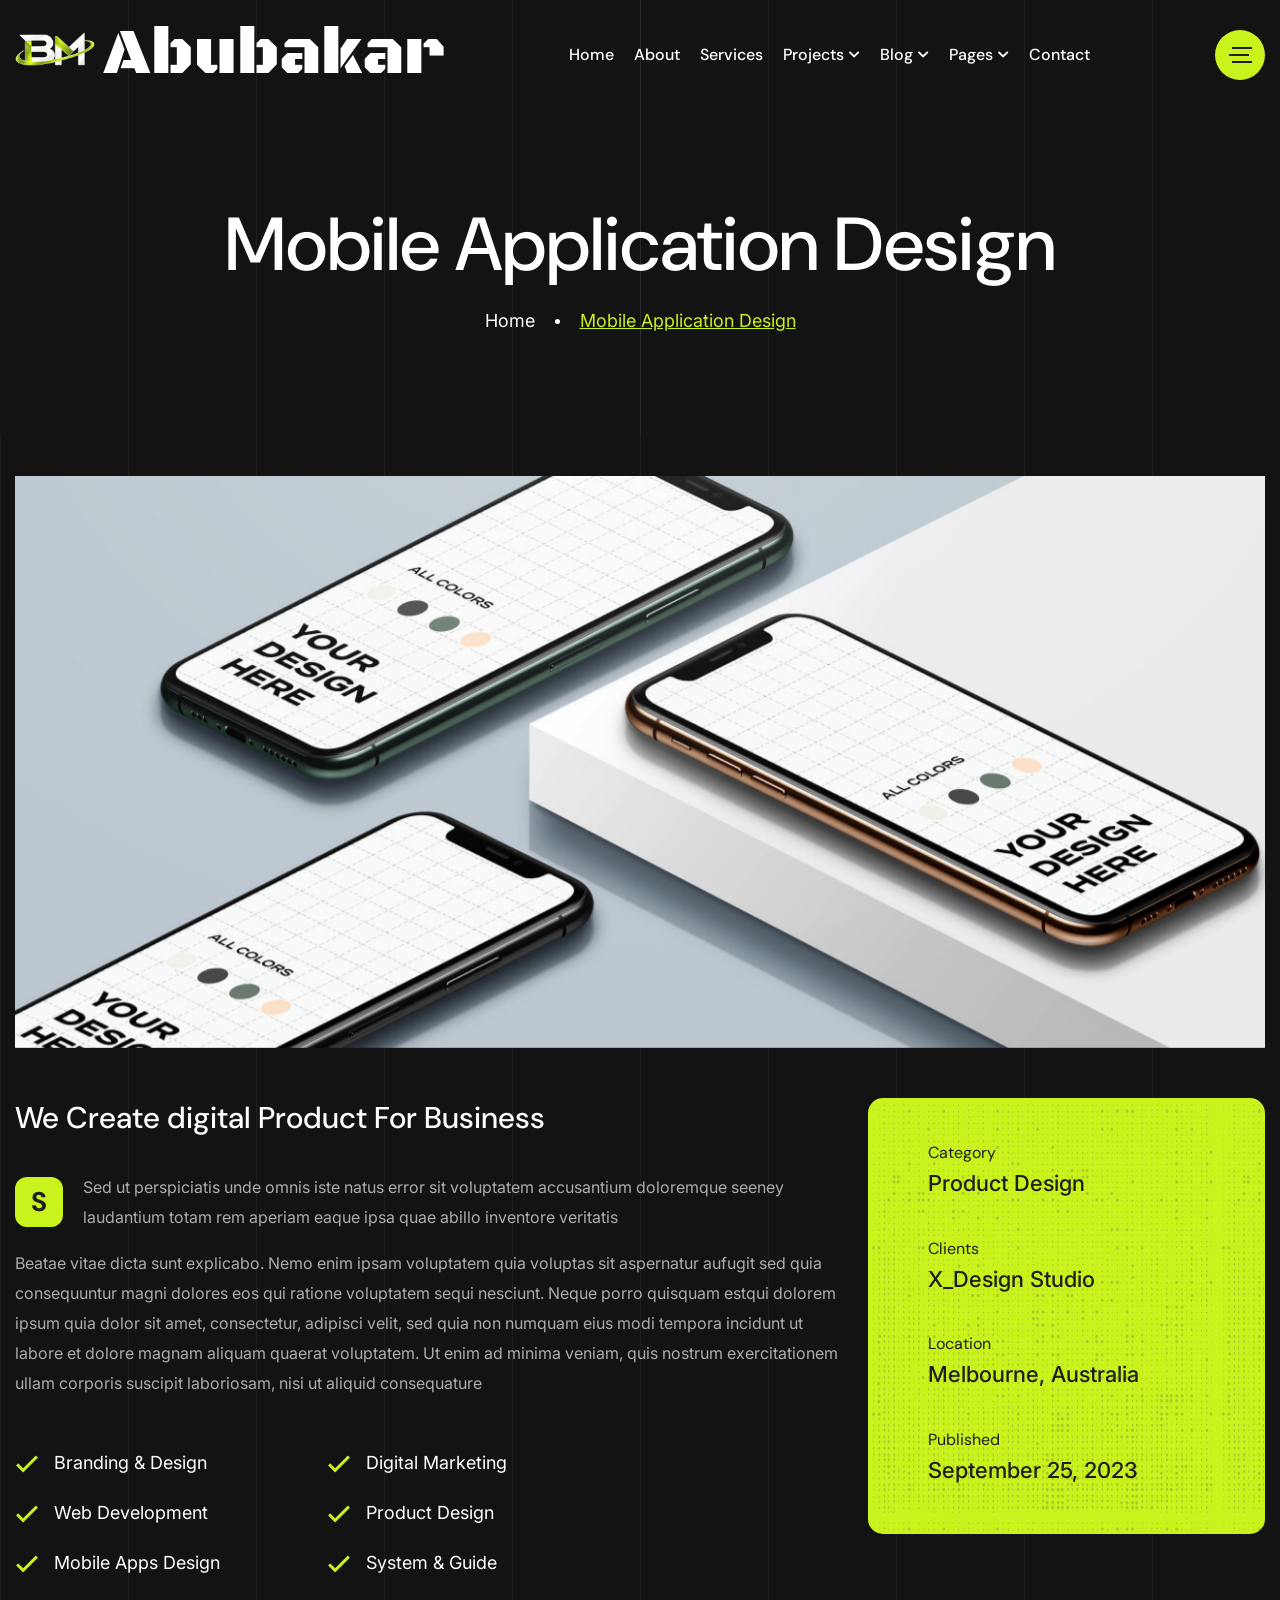
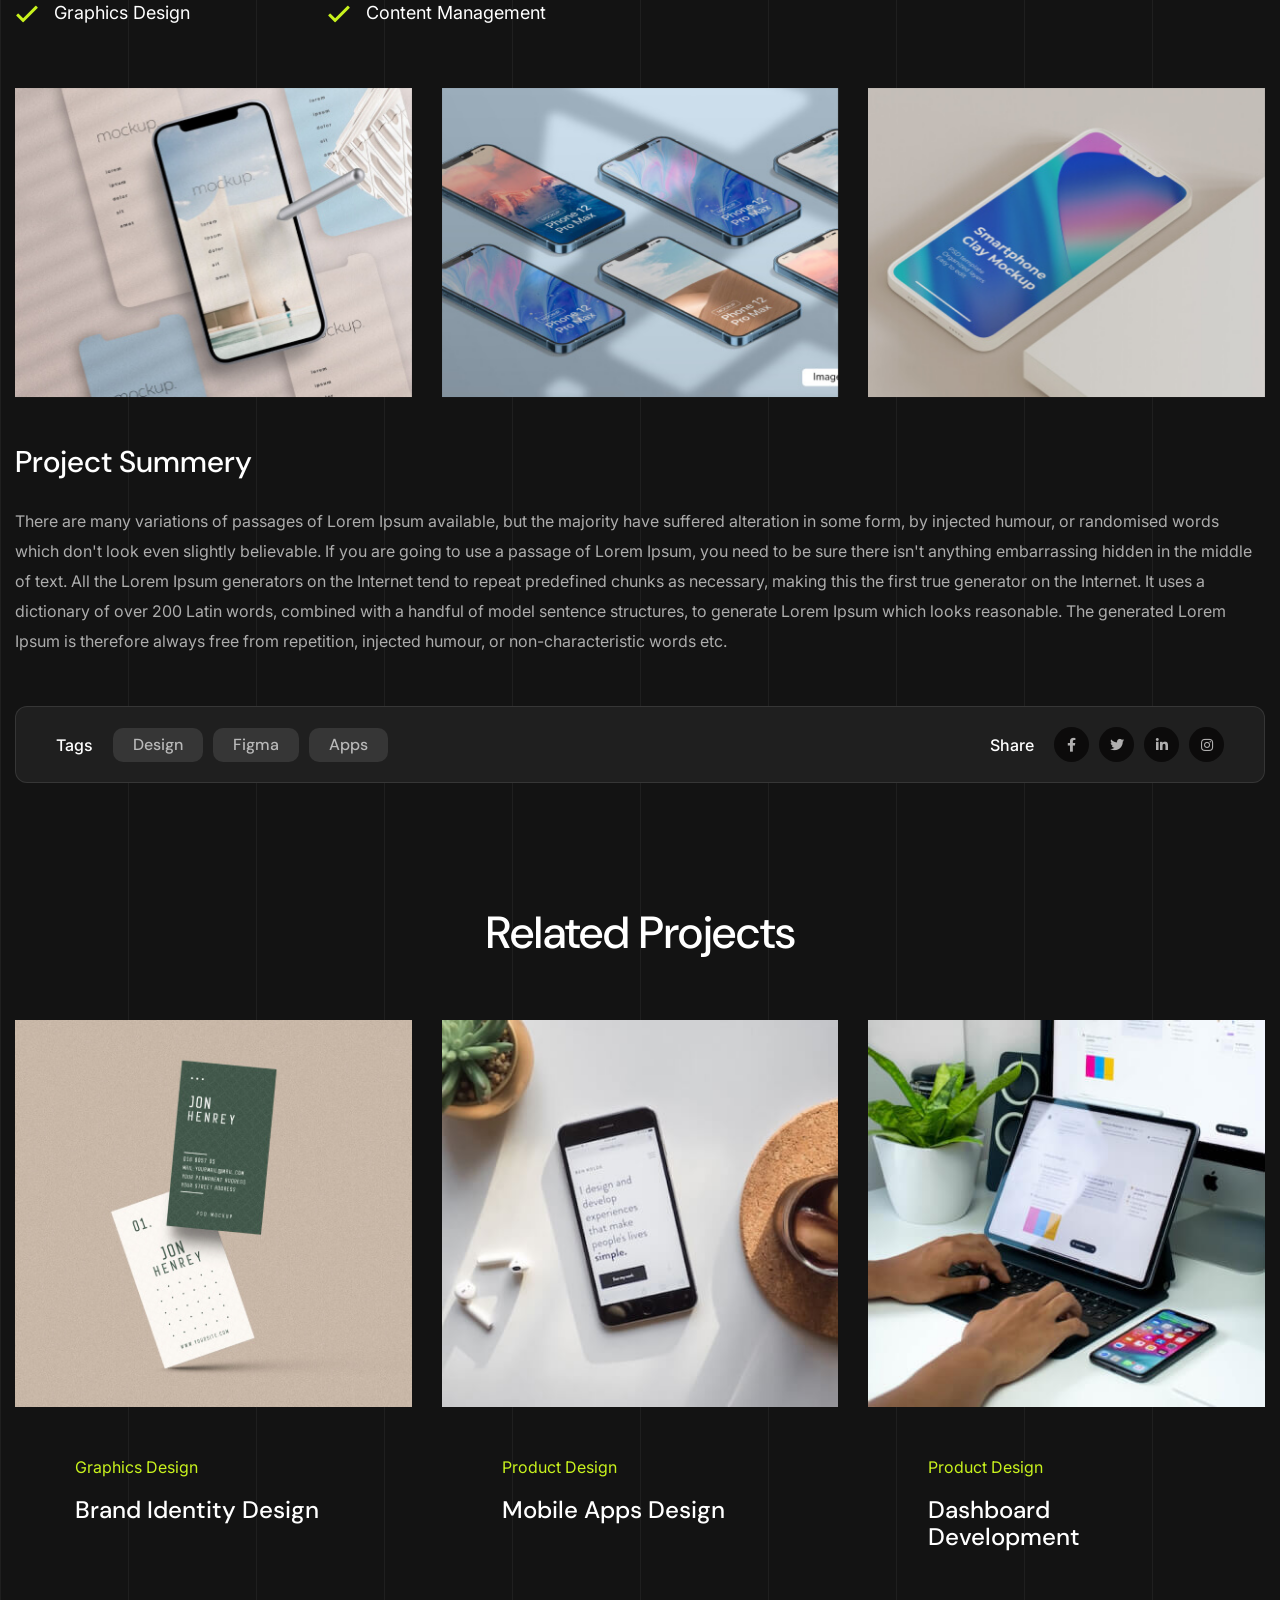
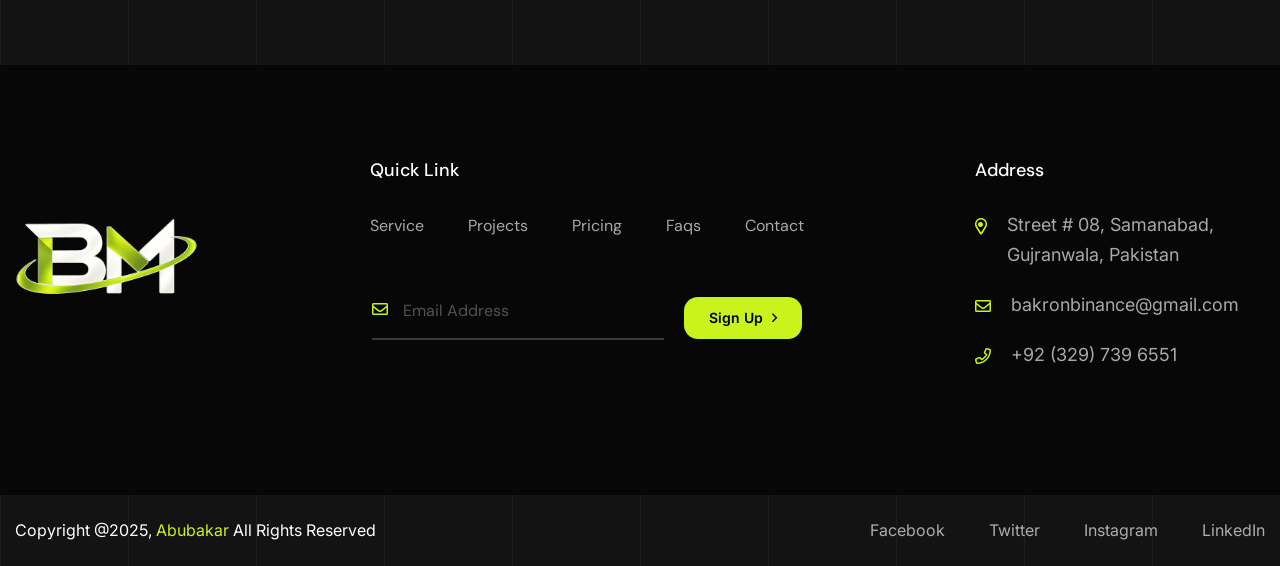
<file: project-details.html>
<!DOCTYPE html>
<html lang="zxx">

<head>
    <!-- Basic SEO Meta Tags -->
    <meta charset="utf-8">
    <meta http-equiv="X-UA-Compatible" content="IE=edge">
    <meta name="viewport" content="width=device-width, initial-scale=1, shrink-to-fit=no">
    
    <!-- Primary SEO Optimization for Project Details Page -->
    <title>Project Case Study | Deep-Dive UI/UX Design Portfolio</title>
    <meta name="description" content="A comprehensive breakdown of Abubakar's design process. Explore the strategy, problem-solving, UI/UX architecture, and implementation results behind this featured project.">
    <meta name="keywords" content="project breakdown, UI/UX case study, product design process, mobile app analysis, web design execution, Abubakar works">
    <meta name="author" content="Abubakar">
    <meta name="robots" content="index, follow">
    
    <!-- Canonical Link (Points directly to the project details page URL) -->
    <link rel="canonical" href="https://yourdomain.com">

    <!-- Open Graph / Facebook -->
    <meta property="og:type" content="article">
    <meta property="og:url" content="https://yourdomain.com">
    <meta property="og:title" content="Project Case Study | Deep-Dive UI/UX Design Portfolio">
    <meta property="og:description" content="Discover the step-by-step product design and mobile/web development workflows utilized by Abubakar to solve real digital product problems.">
    <meta property="og:image" content="https://yourdomain.com">

    <!-- Twitter Card Layout -->
    <meta name="twitter:card" content="summary_large_image">
    <meta name="twitter:url" content="https://yourdomain.com">
    <meta name="twitter:title" content="Featured Project Case Study by Abubakar">
    <meta name="twitter:description" content="Discover the step-by-step product design and mobile/web development workflows utilized by Abubakar to solve real digital product problems.">
    <meta name="twitter:image" content="https://yourdomain.com">

    <!-- Favicon Icon -->
    <link rel="shortcut icon" href="assets/images/logos/BM2.png" type="image/x-icon">

    <!-- Original CSS Stylesheets (Maintained exactly as requested) -->
    <link rel="stylesheet" href="assets/css/flaticon.min.css">
    <link rel="stylesheet" href="assets/css/fontawesome-5.14.0.min.css">
    <link rel="stylesheet" href="assets/css/bootstrap.min.css">
    <link rel="stylesheet" href="assets/css/nice-select.min.css">
    <link rel="stylesheet" href="assets/css/animate.min.css">
    <link rel="stylesheet" href="assets/css/slick.min.css">
    <link rel="stylesheet" href="assets/css/style.css">
</head>


<body class="page-wrapper">
    <!-- Start Contenet Area-->
    <!-- header area -->
    <!-- main header -->
    <header class="main-header menu-absolute">
        <!--Header-Upper-->
        <div class="header-upper">
            <div class="container container-1620 clearfix">

                <div class="header-inner rel d-flex align-items-center">
                    <div class="logo-outer">
                        <div class="logo">
                            <a href="index.html" class="d-flex gap-2">
                                <img src="assets/images/logos/BM2.png" alt="Logo" width="80" height="80" title="Logo">
                                <h1 style="font-family: 'Black Ops One', 'Arial Narrow', Arial, sans-serif;margin-top: 7px">Abubakar</h1>
                            </a>
                        </div>
                    </div>

                    <div class="nav-outer clearfix mx-auto">
                        <!-- Main Menu -->
                        <nav class="main-menu navbar-expand-lg">
                            <div class="navbar-header">
                                <div class="mobile-logo my-15">
                                    <a href="index.html" class="d-flex gap-2">
                                        <img src="assets/images/logos/BM2.png" alt="Logo" width="80" height="80" title="Logo">
                                        <h1 style="font-family: 'Black Ops One', 'Arial Narrow', Arial, sans-serif;">Abubakar</h1>
                                    </a>
                                </div>

                                <!-- Toggle Button -->
                                <button type="button" class="navbar-toggle me-4" data-bs-toggle="collapse"
                                    data-bs-target=".navbar-collapse">
                                    <span class="icon-bar"></span>
                                    <span class="icon-bar"></span>
                                    <span class="icon-bar"></span>
                                </button>
                            </div>

                            <div class="navbar-collapse collapse clearfix">
                                <ul class="navigation clearfix">
                                    <li><a href="index.html">Home</a>
                                    </li>
                                    <li><a href="about.html">about</a></li>
                                    <li><a href="services.html">services</a></li>
                                    <li class="dropdown"><a href="#">projects</a>
                                        <ul>
                                            <li><a href="projects.html">project Grid</a></li>
                                            <li><a href="projects-masonry.html">projects masonry</a></li>
                                            <li><a href="project-details.html">projects details</a></li>
                                        </ul>
                                    </li>
                                    <li class="dropdown"><a href="#">blog</a>
                                        <ul>
                                            <li><a href="blog.html">blog standard</a></li>
                                            <li><a href="blog-details.html">blog details</a></li>
                                        </ul>
                                    </li>
                                    <li class="dropdown"><a href="#">pages</a>
                                        <ul>
                                            <li><a href="404.html">Error Page</a></li>
                                        </ul>
                                    </li>
                                    <li><a href="contact.html">Contact</a></li>
                                </ul>
                            </div>

                        </nav>
                        <!-- Main Menu End-->
                    </div>

                    <!-- Menu Button -->
                    <div class="menu-btns">
                        <!-- menu sidbar -->
                        <div class="menu-sidebar">
                            <button>
                                <img src="assets/images/shape/sidebar-tottler.svg" alt="Toggler">
                            </button>
                        </div>
                    </div>
                </div>
            </div>
        </div>
        <!--End Header Upper-->
    </header>

    <!--Form Back Drop-->
    <div class="form-back-drop"></div>

    <!-- Hidden Sidebar -->
    <section class="hidden-bar">
        <div class="inner-box text-center">
            <div class="cross-icon"><span class="fa fa-times"></span></div>
            <div class="title">
                <h4>Get Appointment</h4>
            </div>

            <!--Appointment Form-->
            <div class="appointment-form">
                <form method="post" action="https://noxfolio.starplatethemes.com/contact.html">
                    <div class="form-group">
                        <input type="text" name="text" value="" placeholder="Name" required>
                    </div>
                    <div class="form-group">
                        <input type="email" name="email" value="" placeholder="Email Address" required>
                    </div>
                    <div class="form-group">
                        <textarea placeholder="Message" rows="5"></textarea>
                    </div>
                    <div class="form-group">
                        <button type="submit" class="theme-btn">Submit now</button>
                    </div>
                </form>
            </div>

            <!--Social Icons-->
            <div class="social-style-one">
                <a href="#"><i class="fab fa-twitter"></i></a>
                <a href="#"><i class="fab fa-facebook-f"></i></a>
                <a href="#"><i class="fab fa-instagram"></i></a>
                <a href="#"><i class="fab fa-pinterest-p"></i></a>
            </div>
        </div>
    </section>
    <!--End Hidden Sidebar --> <!-- header area end -->

    <!-- Page Banner Start -->
    <section class="page-banner-area pt-200 rpt-140 pb-100 rpb-60 rel z-1 text-center">
        <div class="container">
            <div class="banner-inner text-white">
                <h1 class="page-title wow fadeInUp delay-0-2s">Mobile Application Design</h1>
                <nav aria-label="breadcrumb">
                    <ol class="breadcrumb justify-content-center wow fadeInUp delay-0-4s">
                        <li class="breadcrumb-item"><a href="index.html">Home</a></li>
                        <li class="breadcrumb-item active">Mobile Application Design</li>
                    </ol>
                </nav>
            </div>
        </div>
        <div class="bg-lines">
            <span></span><span></span>
            <span></span><span></span>
            <span></span><span></span>
            <span></span><span></span>
            <span></span><span></span>
        </div>
    </section>
    <!-- Page Banner End -->


    <!-- ProjectDetails Area start -->
    <section class="projects-details-area pt-40 pb-130 rpb-100 rel z-1">
        <div class="container">
            <div class="projects-details-image mb-50 wow fadeInUp delay-0-2s">
                <img src="assets/images/projects/project-details.jpg" alt="Project Details">
            </div>
            <div class="row gap-120">
                <div class="col-lg-8">
                    <div class="project-details-content wow fadeInUp delay-0-2s">
                        <h3>We Create digital Product For Business</h3>
                        <p class="big-letter">sSed ut perspiciatis unde omnis iste natus error sit voluptatem
                            accusantium doloremque seeney laudantium totam rem aperiam eaque ipsa quae abillo inventore
                            veritatis</p>
                        <p>Beatae vitae dicta sunt explicabo. Nemo enim ipsam voluptatem quia voluptas sit aspernatur
                            aufugit sed quia consequuntur magni dolores eos qui ratione voluptatem sequi nesciunt. Neque
                            porro quisquam estqui dolorem ipsum quia dolor sit amet, consectetur, adipisci velit, sed
                            quia non numquam eius modi tempora incidunt ut labore et dolore magnam aliquam quaerat
                            voluptatem. Ut enim ad minima veniam, quis nostrum exercitationem ullam corporis suscipit
                            laboriosam, nisi ut aliquid consequature</p>
                        <ul class="list-style-one two-column mt-50 mb-40">
                            <li>Branding & Design</li>
                            <li>Digital Marketing</li>
                            <li>Web Development</li>
                            <li>Product Design</li>
                            <li>Mobile Apps Design</li>
                            <li>System & Guide</li>
                            <li>Graphics Design</li>
                            <li>Content Management</li>
                        </ul>
                    </div>
                </div>
                <div class="col-lg-4 wow fadeInUp delay-0-4s">
                    <div class="project-details-info rmb-55"
                        style="background-image: url(assets/images/projects/project-info-bg.png);">
                        <div class="pd-info-item">
                            <span>Category</span>
                            <h5>Product Design</h5>
                        </div>
                        <div class="pd-info-item">
                            <span>Clients</span>
                            <h5>X_Design Studio</h5>
                        </div>
                        <div class="pd-info-item">
                            <span>Location</span>
                            <h5>Melbourne, Australia</h5>
                        </div>
                        <div class="pd-info-item">
                            <span>Published</span>
                            <h5>September 25, 2023</h5>
                        </div>
                    </div>
                </div>
            </div>
            <div class="row pb-15">
                <div class="col-lg-4 col-sm-6">
                    <div class="image mb-30 wow fadeInUp delay-0-2s">
                        <img src="assets/images/projects/project-middle1.jpg" alt="Project Middle">
                    </div>
                </div>
                <div class="col-lg-4 col-sm-6">
                    <div class="image mb-30 wow fadeInUp delay-0-4s">
                        <img src="assets/images/projects/project-middle2.jpg" alt="Project Middle">
                    </div>
                </div>
                <div class="col-lg-4 col-sm-6">
                    <div class="image mb-30 wow fadeInUp delay-0-6s">
                        <img src="assets/images/projects/project-middle3.jpg" alt="Project Middle">
                    </div>
                </div>
            </div>
            <div class="project-bottom-content mb-50 wow fadeInUp delay-0-2s">
                <h3 class="title mb-25">Project Summery</h3>
                <p>There are many variations of passages of Lorem Ipsum available, but the majority have suffered
                    alteration in some form, by injected humour, or randomised words which don't look even slightly
                    believable. If you are going to use a passage of Lorem Ipsum, you need to be sure there isn't
                    anything embarrassing hidden in the middle of text. All the Lorem Ipsum generators on the Internet
                    tend to repeat predefined chunks as necessary, making this the first true generator on the Internet.
                    It uses a dictionary of over 200 Latin words, combined with a handful of model sentence structures,
                    to generate Lorem Ipsum which looks reasonable. The generated Lorem Ipsum is therefore always free
                    from repetition, injected humour, or non-characteristic words etc.</p>
            </div>
            <div class="tag-share py-30 wow fadeInUp delay-0-2s">
                <div class="item">
                    <b>Tags</b>
                    <div class="tag-coulds">
                        <a href="blog.html">Design</a>
                        <a href="blog.html">Figma</a>
                        <a href="blog.html">Apps</a>
                    </div>
                </div>
                <div class="item">
                    <b>Share</b>
                    <div class="social-style-one">
                        <a href="#"><i class="fab fa-facebook-f"></i></a>
                        <a href="#"><i class="fab fa-twitter"></i></a>
                        <a href="#"><i class="fab fa-linkedin-in"></i></a>
                        <a href="#"><i class="fab fa-instagram"></i></a>
                    </div>
                </div>
            </div>
        </div>
        <div class="bg-lines">
            <span></span><span></span>
            <span></span><span></span>
            <span></span><span></span>
            <span></span><span></span>
            <span></span><span></span>
        </div>
    </section>
    <!-- Project Details Area end -->


    <!-- Related Projects Area start -->
    <section class="related-projects-area pb-70 rpb-40 rel z-1">
        <div class="container">
            <div class="row justify-content-center">
                <div class="col-xl-12">
                    <div class="section-title text-center mb-60 wow fadeInUp delay-0-2s">
                        <h2>Related Projects</h2>
                    </div>
                </div>
            </div>
            <div class="row">
                <div class="col-xl-4 col-md-6">
                    <div class="project-item style-two wow fadeInUp delay-0-2s">
                        <div class="project-image before-after-none">
                            <img src="assets/images/projects/related-project1.jpg" alt="Project">
                        </div>
                        <div class="project-content">
                            <span class="sub-title">Graphics Design</span>
                            <h4><a href="project-details.html">Brand Identity Design</a></h4>
                        </div>
                    </div>
                </div>
                <div class="col-xl-4 col-md-6">
                    <div class="project-item style-two wow fadeInUp delay-0-4s">
                        <div class="project-image before-after-none">
                            <img src="assets/images/projects/related-project2.jpg" alt="Project">
                        </div>
                        <div class="project-content">
                            <span class="sub-title">Product Design</span>
                            <h4><a href="project-details.html">Mobile Apps Design</a></h4>
                        </div>
                    </div>
                </div>
                <div class="col-xl-4 col-md-6">
                    <div class="project-item style-two wow fadeInUp delay-0-6s">
                        <div class="project-image before-after-none">
                            <img src="assets/images/projects/related-project3.jpg" alt="Project">
                        </div>
                        <div class="project-content">
                            <span class="sub-title">Product Design</span>
                            <h4><a href="project-details.html">Dashboard Development</a></h4>
                        </div>
                    </div>
                </div>
            </div>
        </div>
        <div class="bg-lines">
            <span></span><span></span>
            <span></span><span></span>
            <span></span><span></span>
            <span></span><span></span>
            <span></span><span></span>
        </div>
    </section>
    <!-- Related Projects Area end -->

    <!-- footer area -->
    <!-- footer area start -->
    <footer class="main-footer rel z-1">
        <div class="footer-top-wrap bgc-black pt-100 pb-75">
            <div class="container">
                <div class="row">
                    <div class="col-lg-2 col-md-12">
                        <div class="footer-widget widget_logo wow fadeInUp delay-0-2s">
                            <div class="footer-logo">
                                <a href="index.html"><img src="assets/images/logos/BM2.png" alt="Logo"></a>
                            </div>
                        </div>
                    </div>
                    <div class="col-lg-7 col-md-7">
                        <div class="footer-widget widget_nav_menu wow fadeInUp delay-0-4s">
                            <h6 class="footer-title">Quick Link</h6>
                            <ul>
                                <li><a href="services.html">Service</a></li>
                                <li><a href="projects.html">Projects</a></li>
                                <li><a href="services.html">Pricing</a></li>
                                <li><a href="about.html">Faqs</a></li>
                                <li><a href="contact.html">Contact</a></li>
                            </ul>
                        </div>
                        <div class="footer-widget widget_newsletter wow fadeInUp delay-0-4s">
                            <form action="#">
                                <label for="email-address"><i class="far fa-envelope"></i></label>
                                <input id="email-address" type="email" placeholder="Email Address" required>
                                <button>Sign Up <i class="far fa-angle-right"></i></button>
                            </form>
                        </div>
                    </div>
                    <div class="col-lg-3 col-md-5">
                        <div class="footer-widget widget_contact_info wow fadeInUp delay-0-6s">
                            <h6 class="footer-title">Address</h6>
                            <ul>
                                <li><i class="far fa-map-marker-alt"></i> Street # 08, Samanabad, Gujranwala, Pakistan
                                </li>
                                <li><i class="far fa-envelope"></i> <a
                                        href="mailto:bakronbinance@gmail.com">bakronbinance@gmail.com</a></li>
                                <li><i class="far fa-phone"></i> <a href="tel:+923297396551">+92 (329) 739 6551</a></li>
                            </ul>
                        </div>
                    </div>
                </div>
            </div>
        </div>
        <div class="footer-bottom pt-20 pb-5 rpt-25">
            <div class="container">
                <div class="row">
                    <div class="col-lg-6">
                        <div class="copyright-text">
                            <p>Copyright @2025, <a href="index.html">Abubakar</a> All Rights Reserved</p>
                        </div>
                    </div>
                    <div class="col-lg-6 text-lg-end">
                        <ul class="footer-bottom-nav">
                            <li><a href="#">Facebook</a></li>
                            <li><a href="#">Twitter</a></li>
                            <li><a href="#">Instagram</a></li>
                            <li><a href="#">LinkedIn</a></li>
                        </ul>
                    </div>
                </div>
                <!-- Scroll Top Button -->
                <button class="scroll-top scroll-to-target" data-target="html"><span
                        class="fas fa-angle-double-up"></span></button>
            </div>
            <div class="bg-lines">
                <span></span><span></span>
                <span></span><span></span>
                <span></span><span></span>
                <span></span><span></span>
                <span></span><span></span>
            </div>
        </div>
    </footer>
    <!-- footer area end --> <!-- footer area end -->
    <!-- End Contenet Area -->

    <!-- Start Script Area -->
    <!-- theme preloader start -->
    <!-- Preloader -->
    <div class="preloader">
        <div class="custom-loader"></div>
    </div><!-- theme preloader end -->


    <!-- Jquery -->
    <script src="assets/js/jquery.min.js"></script>
    <!-- Bootstrap -->
    <script src="assets/js/bootstrap.min.js"></script>
    <!-- Appear Js -->
    <script src="assets/js/appear.min.js"></script>
    <!-- Slick -->
    <script src="assets/js/slick.min.js"></script>
    <!-- Nice Select -->
    <script src="assets/js/jquery.nice-select.min.js"></script>
    <!-- Image Loader -->
    <script src="assets/js/imagesloaded.pkgd.min.js"></script>
    <!-- Isotope -->
    <script src="assets/js/isotope.pkgd.min.js"></script>
    <!--  WOW Animation -->
    <script src="assets/js/wow.min.js"></script>
    <!-- Custom script -->
    <script src="assets/js/script.js"></script>

    <!-- For Contact Form -->
    <script src="assets/js/jquery.ajaxchimp.min.js"></script>
    <script src="assets/js/form-validator.min.js"></script>
    <script src="assets/js/contact-form-script.js"></script> <!-- End Script Area -->
</body>


<!-- Mirrored from https://noxfolio.starplatethemes.com/project-details by HTTrack Website Copier/3.x [XR&CO], Thu, 08 Oct 2026 02:03:39 GMT -->

</html>
</file>
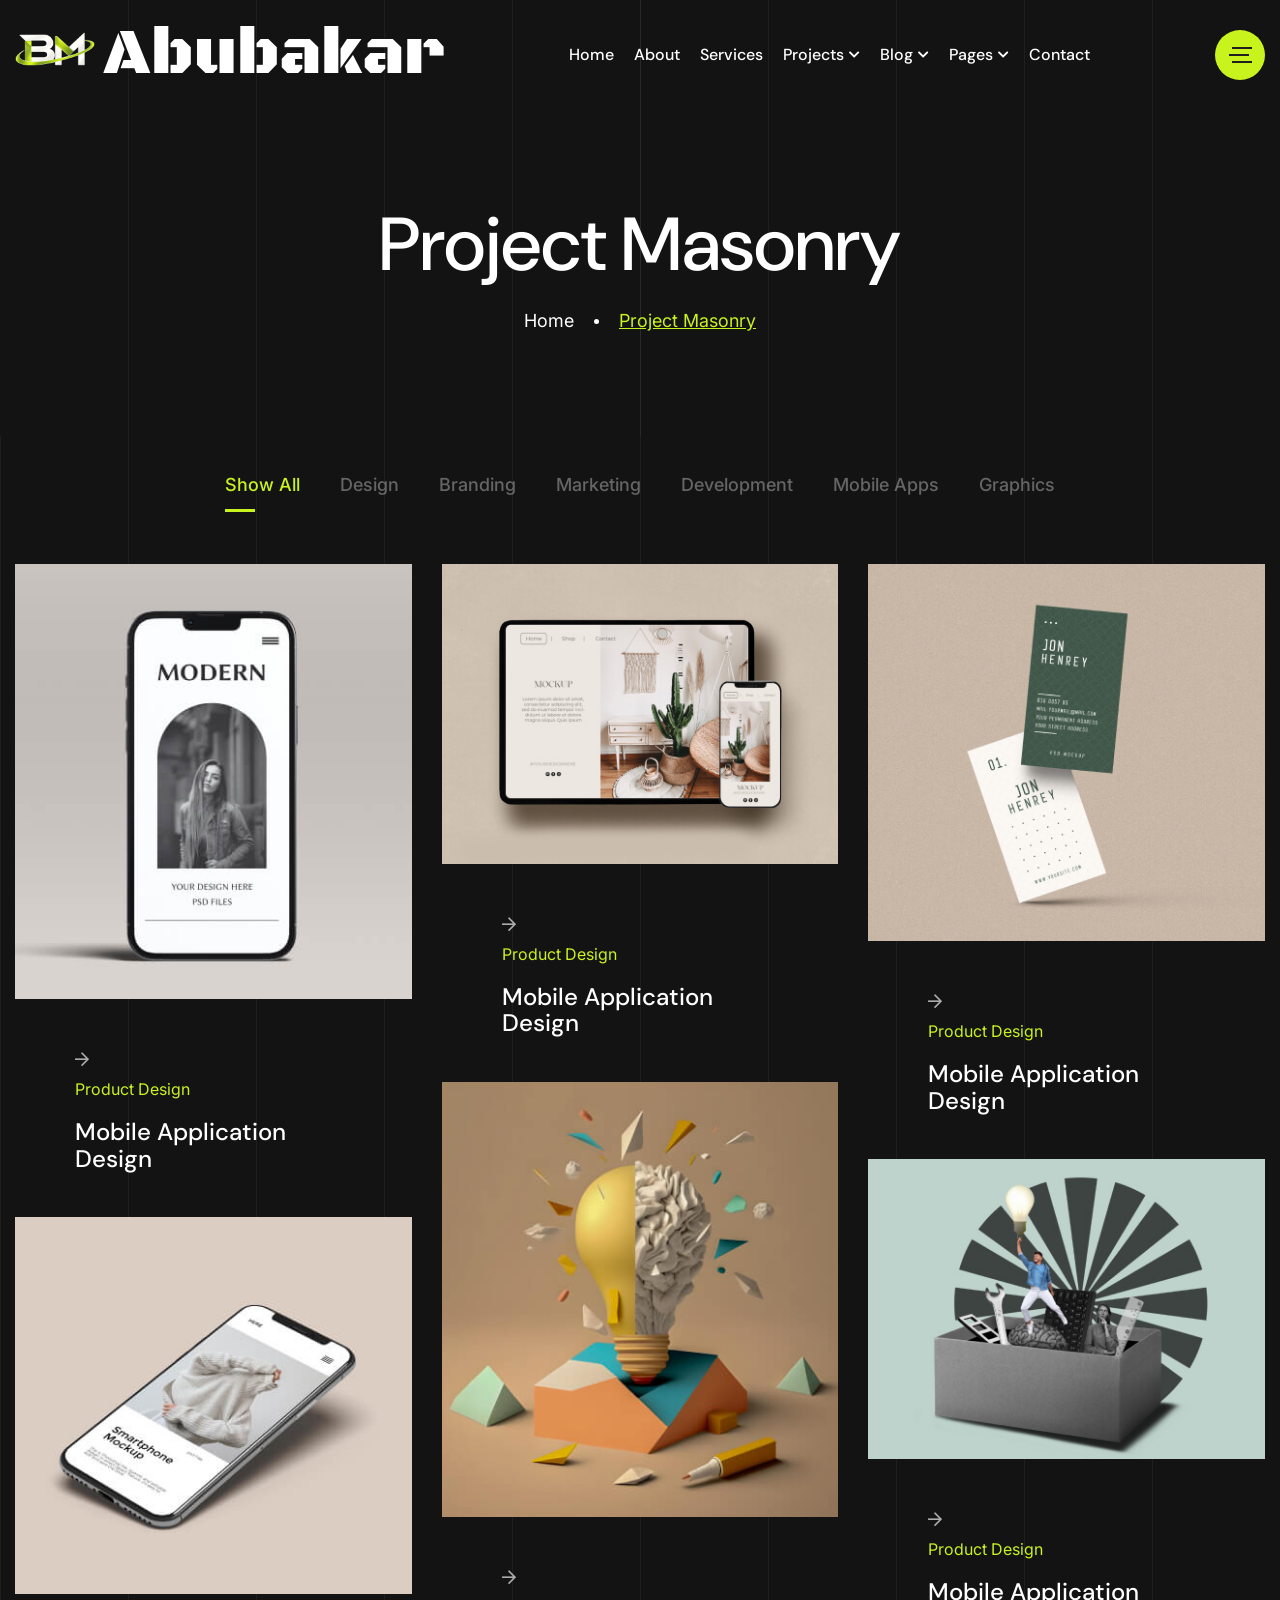
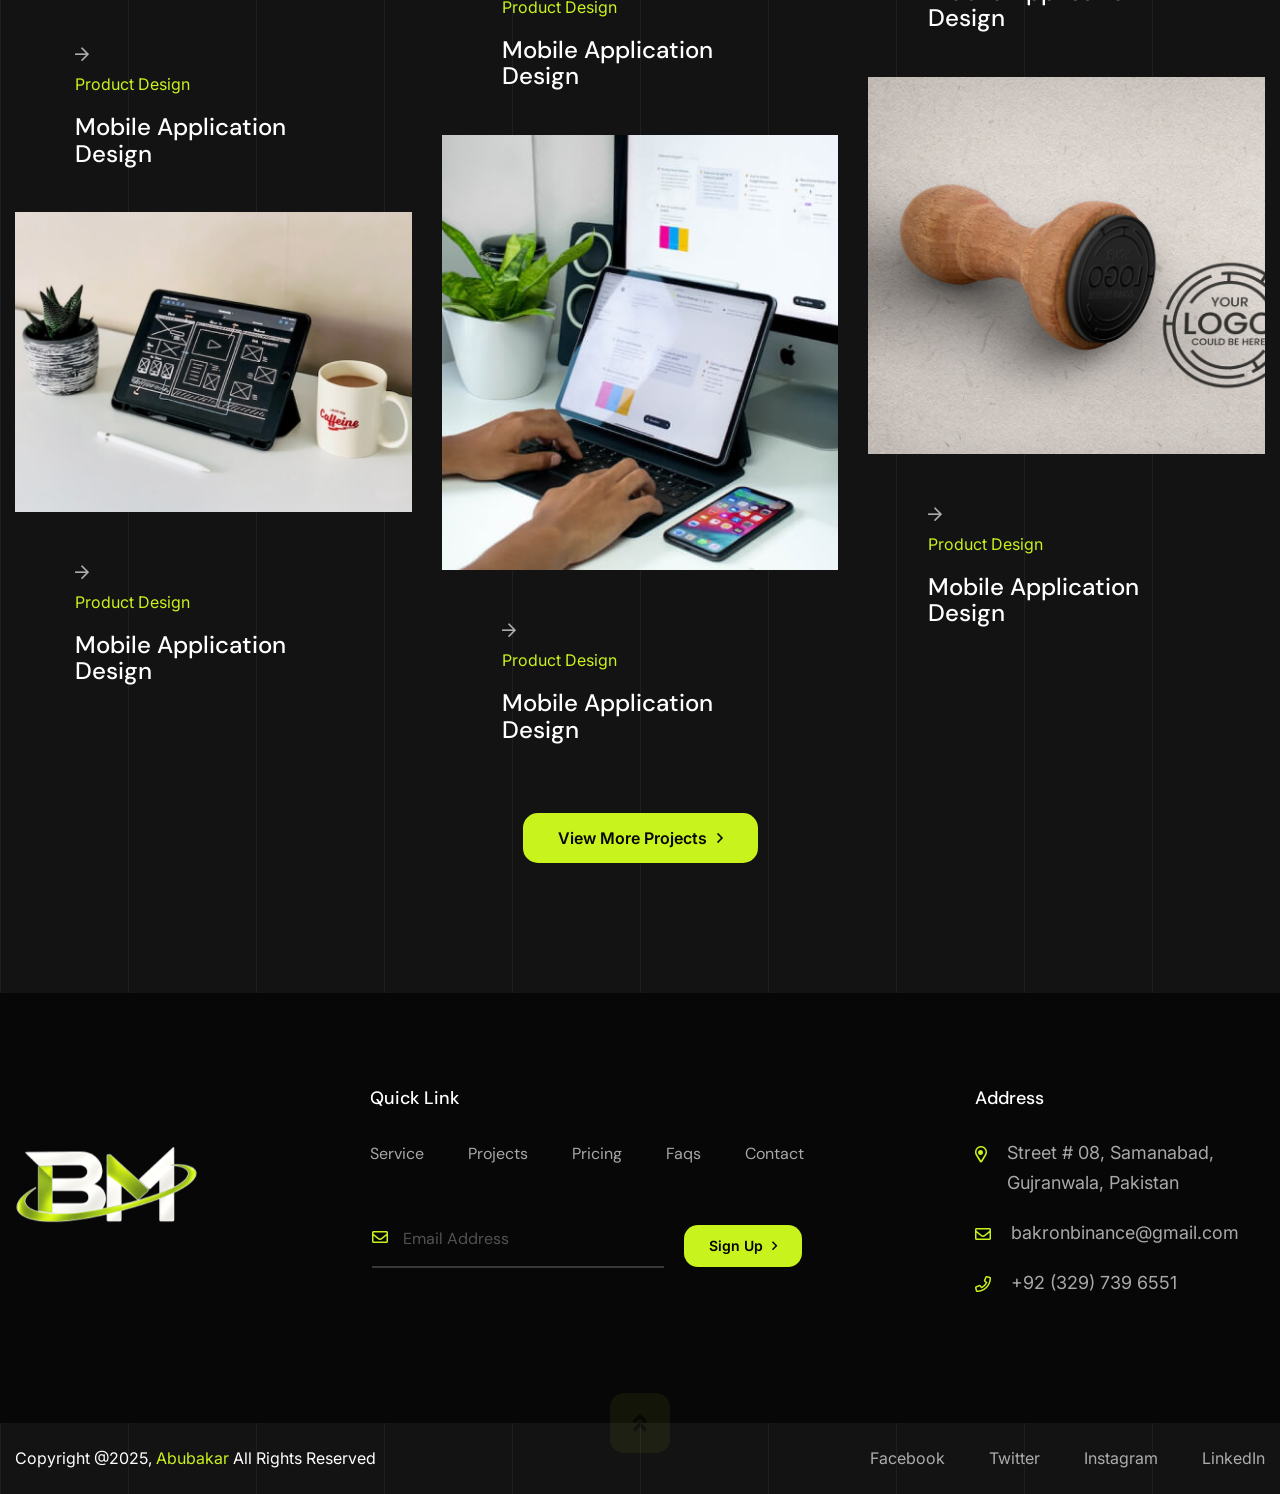
<file: projects-masonry.html>
<!DOCTYPE html>
<html lang="zxx">
    
<head>
    <!-- Basic SEO Meta Tags -->
    <meta charset="utf-8">
    <meta http-equiv="X-UA-Compatible" content="IE=edge">
    <meta name="viewport" content="width=device-width, initial-scale=1, shrink-to-fit=no">
    
    <!-- Primary SEO Optimization for Projects Masonry Page -->
    <title>Design Gallery & Creative Showcase | Abubakar Masonry Portfolio</title>
    <meta name="description" content="Browse the visually striking masonry portfolio layout by Abubakar. Explore an interactive, modern grid showcase of UI/UX concepts, custom website layouts, and product designs.">
    <meta name="keywords" content="masonry design portfolio, creative gallery, UI/UX showcase, web design grid, Abubakar portfolio, digital product concepts">
    <meta name="author" content="Abubakar">
    <meta name="robots" content="index, follow">
    
    <!-- Canonical Link (Points directly to the masonry page URL) -->
    <link rel="canonical" href="https://yourdomain.com">

    <!-- Open Graph / Facebook -->
    <meta property="og:type" content="website">
    <meta property="og:url" content="https://yourdomain.com">
    <meta property="og:title" content="Design Gallery & Creative Showcase | Abubakar Masonry Portfolio">
    <meta property="og:description" content="Explore a fluid visual showcase of digital design solutions, branding projects, and mobile application mockups crafted by Abubakar.">
    <meta property="og:image" content="https://yourdomain.com">

    <!-- Twitter Card Layout -->
    <meta name="twitter:card" content="summary_large_image">
    <meta name="twitter:url" content="https://yourdomain.com">
    <meta name="twitter:title" content="Visual Design & Layout Showcase by Abubakar">
    <meta name="twitter:description" content="Explore a fluid visual showcase of digital design solutions, branding projects, and mobile application mockups crafted by Abubakar.">
    <meta name="twitter:image" content="https://yourdomain.com">

    <!-- Favicon Icon -->
    <link rel="shortcut icon" href="assets/images/logos/BM2.png" type="image/x-icon">

    <!-- Original CSS Stylesheets (Maintained exactly as requested) -->
    <link rel="stylesheet" href="assets/css/flaticon.min.css">
    <link rel="stylesheet" href="assets/css/fontawesome-5.14.0.min.css">
    <link rel="stylesheet" href="assets/css/bootstrap.min.css">
    <link rel="stylesheet" href="assets/css/nice-select.min.css">
    <link rel="stylesheet" href="assets/css/animate.min.css">
    <link rel="stylesheet" href="assets/css/slick.min.css">
    <link rel="stylesheet" href="assets/css/style.css">
</head>


<body class="page-wrapper">
    <!-- Start Contenet Area-->
    <!-- header area -->
    <!-- main header -->
    <header class="main-header menu-absolute">
        <!--Header-Upper-->
        <div class="header-upper">
            <div class="container container-1620 clearfix">

                <div class="header-inner rel d-flex align-items-center">
                    <div class="logo-outer">
                        <div class="logo">
                            <a href="index.html" class="d-flex gap-2">
                                <img src="assets/images/logos/BM2.png" alt="Logo" width="80" height="80" title="Logo">
                                <h1 style="font-family: 'Black Ops One', 'Arial Narrow', Arial, sans-serif;margin-top: 7px">Abubakar</h1>
                            </a>
                        </div>
                    </div>

                    <div class="nav-outer clearfix mx-auto">
                        <!-- Main Menu -->
                        <nav class="main-menu navbar-expand-lg">
                            <div class="navbar-header">
                                <div class="mobile-logo my-15">
                                    <a href="index.html" class="d-flex gap-2">
                                        <img src="assets/images/logos/BM2.png" alt="Logo" width="80" height="80" title="Logo">
                                        <h1 style="font-family: 'Black Ops One', 'Arial Narrow', Arial, sans-serif;">Abubakar</h1>
                                    </a>
                                </div>

                                <!-- Toggle Button -->
                                <button type="button" class="navbar-toggle me-4" data-bs-toggle="collapse"
                                    data-bs-target=".navbar-collapse">
                                    <span class="icon-bar"></span>
                                    <span class="icon-bar"></span>
                                    <span class="icon-bar"></span>
                                </button>
                            </div>

                            <div class="navbar-collapse collapse clearfix">
                                <ul class="navigation clearfix">
                                    <li><a href="index.html">Home</a></li>
                                    <li><a href="about.html">about</a></li>
                                    <li><a href="services.html">services</a></li>
                                    <li class="dropdown"><a href="#">projects</a>
                                        <ul>
                                            <li><a href="projects.html">project Grid</a></li>
                                            <li><a href="projects-masonry.html">projects masonry</a></li>
                                            <li><a href="project-details.html">projects details</a></li>
                                        </ul>
                                    </li>
                                    <li class="dropdown"><a href="#">blog</a>
                                        <ul>
                                            <li><a href="blog.html">blog standard</a></li>
                                            <li><a href="blog-details.html">blog details</a></li>
                                        </ul>
                                    </li>
                                    <li class="dropdown"><a href="#">pages</a>
                                        <ul>
                                            <li><a href="404.html">Error Page</a></li>
                                        </ul>
                                    </li>
                                    <li><a href="contact.html">Contact</a></li>
                                </ul>
                            </div>

                        </nav>
                        <!-- Main Menu End-->
                    </div>

                    <!-- Menu Button -->
                    <div class="menu-btns">
                        <!-- menu sidbar -->
                        <div class="menu-sidebar">
                            <button>
                                <img src="assets/images/shape/sidebar-tottler.svg" alt="Toggler">
                            </button>
                        </div>
                    </div>
                </div>
            </div>
        </div>
        <!--End Header Upper-->
    </header>

    <!--Form Back Drop-->
    <div class="form-back-drop"></div>

    <!-- Hidden Sidebar -->
    <section class="hidden-bar">
        <div class="inner-box text-center">
            <div class="cross-icon"><span class="fa fa-times"></span></div>
            <div class="title">
                <h4>Get Appointment</h4>
            </div>

            <!--Appointment Form-->
            <div class="appointment-form">
                <form method="post" action="https://noxfolio.starplatethemes.com/contact.html">
                    <div class="form-group">
                        <input type="text" name="text" value="" placeholder="Name" required>
                    </div>
                    <div class="form-group">
                        <input type="email" name="email" value="" placeholder="Email Address" required>
                    </div>
                    <div class="form-group">
                        <textarea placeholder="Message" rows="5"></textarea>
                    </div>
                    <div class="form-group">
                        <button type="submit" class="theme-btn">Submit now</button>
                    </div>
                </form>
            </div>

            <!--Social Icons-->
            <div class="social-style-one">
                <a href="#"><i class="fab fa-twitter"></i></a>
                <a href="#"><i class="fab fa-facebook-f"></i></a>
                <a href="#"><i class="fab fa-instagram"></i></a>
                <a href="#"><i class="fab fa-pinterest-p"></i></a>
            </div>
        </div>
    </section>
    <!--End Hidden Sidebar --> <!-- header area end -->


    <!-- Page Banner Start -->
    <section class="page-banner-area pt-200 rpt-140 pb-100 rpb-60 rel z-1 text-center">
        <div class="container">
            <div class="banner-inner text-white">
                <h1 class="page-title wow fadeInUp delay-0-2s">Project Masonry</h1>
                <nav aria-label="breadcrumb">
                    <ol class="breadcrumb justify-content-center wow fadeInUp delay-0-4s">
                        <li class="breadcrumb-item"><a href="index.html">Home</a></li>
                        <li class="breadcrumb-item active">Project Masonry</li>
                    </ol>
                </nav>
            </div>
        </div>
        <div class="bg-lines">
            <span></span><span></span>
            <span></span><span></span>
            <span></span><span></span>
            <span></span><span></span>
            <span></span><span></span>
        </div>
    </section>
    <!-- Page Banner End -->


    <!-- Projects Area start -->
    <section class="projects-masonry-area pt-40 pb-130 rpb-100 rel z-1">
        <div class="container">
            <ul class="project-filter filter-btns-one justify-content-center pb-35 wow fadeInUp delay-0-2s">
                <li data-filter="*" class="current">Show All</li>
                <li data-filter=".design">Design</li>
                <li data-filter=".branding">Branding</li>
                <li data-filter=".marketing">Marketing</li>
                <li data-filter=".development">Development</li>
                <li data-filter=".apps">Mobile Apps</li>
                <li data-filter=".graphics">Graphics</li>
            </ul>
            <div class="row project-masonry-active">
                <div class="col-xl-4 col-md-6 item branding development">
                    <div class="project-item style-three wow fadeInUp delay-0-2s">
                        <div class="project-image">
                            <img src="assets/images/projects/project-masonry1.jpg" alt="Project">
                        </div>
                        <div class="project-content">
                            <a href="project-details.html" class="project-btn"><i class="far fa-arrow-right"></i></a>
                            <span class="sub-title">Product Design</span>
                            <h4><a href="project-details.html">Mobile Application Design</a></h4>
                        </div>
                    </div>
                </div>
                <div class="col-xl-4 col-md-6 item design marketing graphics">
                    <div class="project-item style-three wow fadeInUp delay-0-3s">
                        <div class="project-image">
                            <img src="assets/images/projects/project-masonry2.jpg" alt="Project">
                        </div>
                        <div class="project-content">
                            <a href="project-details.html" class="project-btn"><i class="far fa-arrow-right"></i></a>
                            <span class="sub-title">Product Design</span>
                            <h4><a href="project-details.html">Mobile Application Design</a></h4>
                        </div>
                    </div>
                </div>
                <div class="col-xl-4 col-md-6 item branding marketing">
                    <div class="project-item style-three wow fadeInUp delay-0-4s">
                        <div class="project-image">
                            <img src="assets/images/projects/project-masonry3.jpg" alt="Project">
                        </div>
                        <div class="project-content">
                            <a href="project-details.html" class="project-btn"><i class="far fa-arrow-right"></i></a>
                            <span class="sub-title">Product Design</span>
                            <h4><a href="project-details.html">Mobile Application Design</a></h4>
                        </div>
                    </div>
                </div>
                <div class="col-xl-4 col-md-6 item design development">
                    <div class="project-item style-three wow fadeInUp delay-0-2s">
                        <div class="project-image">
                            <img src="assets/images/projects/project-masonry4.jpg" alt="Project">
                        </div>
                        <div class="project-content">
                            <a href="project-details.html" class="project-btn"><i class="far fa-arrow-right"></i></a>
                            <span class="sub-title">Product Design</span>
                            <h4><a href="project-details.html">Mobile Application Design</a></h4>
                        </div>
                    </div>
                </div>
                <div class="col-xl-4 col-md-6 item marketing apps design">
                    <div class="project-item style-three wow fadeInUp delay-0-3s">
                        <div class="project-image">
                            <img src="assets/images/projects/project-masonry5.jpg" alt="Project">
                        </div>
                        <div class="project-content">
                            <a href="project-details.html" class="project-btn"><i class="far fa-arrow-right"></i></a>
                            <span class="sub-title">Product Design</span>
                            <h4><a href="project-details.html">Mobile Application Design</a></h4>
                        </div>
                    </div>
                </div>
                <div class="col-xl-4 col-md-6 item design development">
                    <div class="project-item style-three wow fadeInUp delay-0-4s">
                        <div class="project-image">
                            <img src="assets/images/projects/project-masonry6.jpg" alt="Project">
                        </div>
                        <div class="project-content">
                            <a href="project-details.html" class="project-btn"><i class="far fa-arrow-right"></i></a>
                            <span class="sub-title">Product Design</span>
                            <h4><a href="project-details.html">Mobile Application Design</a></h4>
                        </div>
                    </div>
                </div>
                <div class="col-xl-4 col-md-6 item branding graphics">
                    <div class="project-item style-three wow fadeInUp delay-0-2s">
                        <div class="project-image">
                            <img src="assets/images/projects/project-masonry7.jpg" alt="Project">
                        </div>
                        <div class="project-content">
                            <a href="project-details.html" class="project-btn"><i class="far fa-arrow-right"></i></a>
                            <span class="sub-title">Product Design</span>
                            <h4><a href="project-details.html">Mobile Application Design</a></h4>
                        </div>
                    </div>
                </div>
                <div class="col-xl-4 col-md-6 item design apps graphics">
                    <div class="project-item style-three wow fadeInUp delay-0-3s">
                        <div class="project-image">
                            <img src="assets/images/projects/project-masonry8.jpg" alt="Project">
                        </div>
                        <div class="project-content">
                            <a href="project-details.html" class="project-btn"><i class="far fa-arrow-right"></i></a>
                            <span class="sub-title">Product Design</span>
                            <h4><a href="project-details.html">Mobile Application Design</a></h4>
                        </div>
                    </div>
                </div>
                <div class="col-xl-4 col-md-6 item design marketing">
                    <div class="project-item style-three wow fadeInUp delay-0-4s">
                        <div class="project-image">
                            <img src="assets/images/projects/project-masonry9.jpg" alt="Project">
                        </div>
                        <div class="project-content">
                            <a href="project-details.html" class="project-btn"><i class="far fa-arrow-right"></i></a>
                            <span class="sub-title">Product Design</span>
                            <h4><a href="project-details.html">Mobile Application Design</a></h4>
                        </div>
                    </div>
                </div>
            </div>
            <div class="project-btn mt-25 text-center wow fadeInUp delay-0-2s">
                <a href="projects.html" class="theme-btn">View More Projects <i class="far fa-angle-right"></i></a>
            </div>
        </div>
        <div class="bg-lines">
            <span></span><span></span>
            <span></span><span></span>
            <span></span><span></span>
            <span></span><span></span>
            <span></span><span></span>
        </div>
    </section>
    <!-- Projects Area end -->

    <!-- footer area -->
    <!-- footer area start -->
    <footer class="main-footer rel z-1">
        <div class="footer-top-wrap bgc-black pt-100 pb-75">
            <div class="container">
                <div class="row">
                    <div class="col-lg-2 col-md-12">
                        <div class="footer-widget widget_logo wow fadeInUp delay-0-2s">
                            <div class="footer-logo">
                                <a href="index.html"><img src="assets/images/logos/BM2.png" alt="Logo"></a>
                            </div>
                        </div>
                    </div>
                    <div class="col-lg-7 col-md-7">
                        <div class="footer-widget widget_nav_menu wow fadeInUp delay-0-4s">
                            <h6 class="footer-title">Quick Link</h6>
                            <ul>
                                <li><a href="services.html">Service</a></li>
                                <li><a href="projects.html">Projects</a></li>
                                <li><a href="services.html">Pricing</a></li>
                                <li><a href="about.html">Faqs</a></li>
                                <li><a href="contact.html">Contact</a></li>
                            </ul>
                        </div>
                        <div class="footer-widget widget_newsletter wow fadeInUp delay-0-4s">
                            <form action="#">
                                <label for="email-address"><i class="far fa-envelope"></i></label>
                                <input id="email-address" type="email" placeholder="Email Address" required>
                                <button>Sign Up <i class="far fa-angle-right"></i></button>
                            </form>
                        </div>
                    </div>
                    <div class="col-lg-3 col-md-5">
                        <div class="footer-widget widget_contact_info wow fadeInUp delay-0-6s">
                            <h6 class="footer-title">Address</h6>
                            <ul>
                                <li><i class="far fa-map-marker-alt"></i> Street # 08, Samanabad, Gujranwala, Pakistan
                                </li>
                                <li><i class="far fa-envelope"></i> <a
                                        href="mailto:bakronbinance@gmail.com">bakronbinance@gmail.com</a></li>
                                <li><i class="far fa-phone"></i> <a href="tel:+923297396551">+92 (329) 739 6551</a></li>
                            </ul>
                        </div>
                    </div>
                </div>
            </div>
        </div>
        <div class="footer-bottom pt-20 pb-5 rpt-25">
            <div class="container">
                <div class="row">
                    <div class="col-lg-6">
                        <div class="copyright-text">
                            <p>Copyright @2025, <a href="index.html">Abubakar</a> All Rights Reserved</p>
                        </div>
                    </div>
                    <div class="col-lg-6 text-lg-end">
                        <ul class="footer-bottom-nav">
                            <li><a href="#">Facebook</a></li>
                            <li><a href="#">Twitter</a></li>
                            <li><a href="#">Instagram</a></li>
                            <li><a href="#">LinkedIn</a></li>
                        </ul>
                    </div>
                </div>
                <!-- Scroll Top Button -->
                <button class="scroll-top scroll-to-target" data-target="html"><span
                        class="fas fa-angle-double-up"></span></button>
            </div>
            <div class="bg-lines">
                <span></span><span></span>
                <span></span><span></span>
                <span></span><span></span>
                <span></span><span></span>
                <span></span><span></span>
            </div>
        </div>
    </footer>
    <!-- footer area end --> <!-- footer area end -->
    <!-- End Contenet Area -->

    <!-- Start Script Area -->
    <!-- theme preloader start -->
    <!-- Preloader -->
    <div class="preloader">
        <div class="custom-loader"></div>
    </div><!-- theme preloader end -->


    <!-- Jquery -->
    <script src="assets/js/jquery.min.js"></script>
    <!-- Bootstrap -->
    <script src="assets/js/bootstrap.min.js"></script>
    <!-- Appear Js -->
    <script src="assets/js/appear.min.js"></script>
    <!-- Slick -->
    <script src="assets/js/slick.min.js"></script>
    <!-- Nice Select -->
    <script src="assets/js/jquery.nice-select.min.js"></script>
    <!-- Image Loader -->
    <script src="assets/js/imagesloaded.pkgd.min.js"></script>
    <!-- Isotope -->
    <script src="assets/js/isotope.pkgd.min.js"></script>
    <!--  WOW Animation -->
    <script src="assets/js/wow.min.js"></script>
    <!-- Custom script -->
    <script src="assets/js/script.js"></script>

    <!-- For Contact Form -->
    <script src="assets/js/jquery.ajaxchimp.min.js"></script>
    <script src="assets/js/form-validator.min.js"></script>
    <script src="assets/js/contact-form-script.js"></script> <!-- End Script Area -->
</body>


<!-- Mirrored from https://noxfolio.starplatethemes.com/projects-masonry by HTTrack Website Copier/3.x [XR&CO], Thu, 08 Oct 2026 02:03:37 GMT -->

</html>
</file>
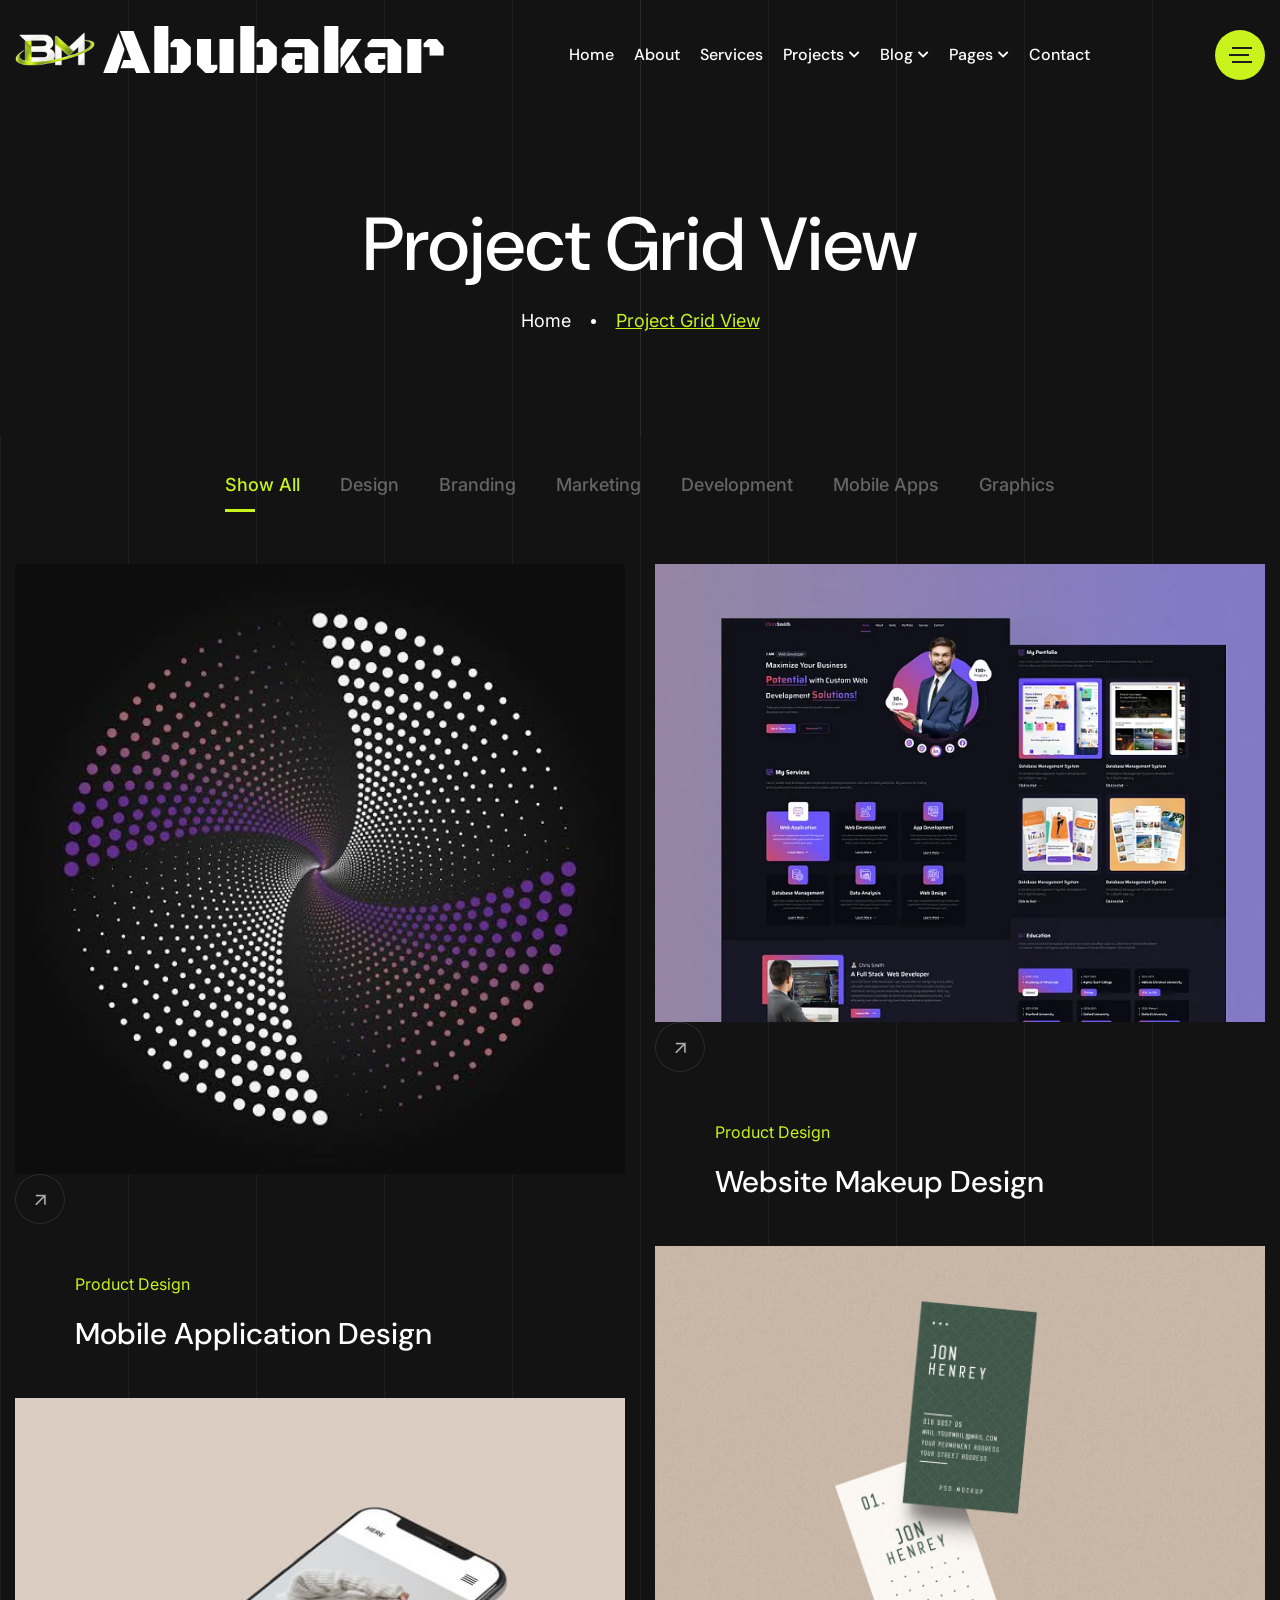
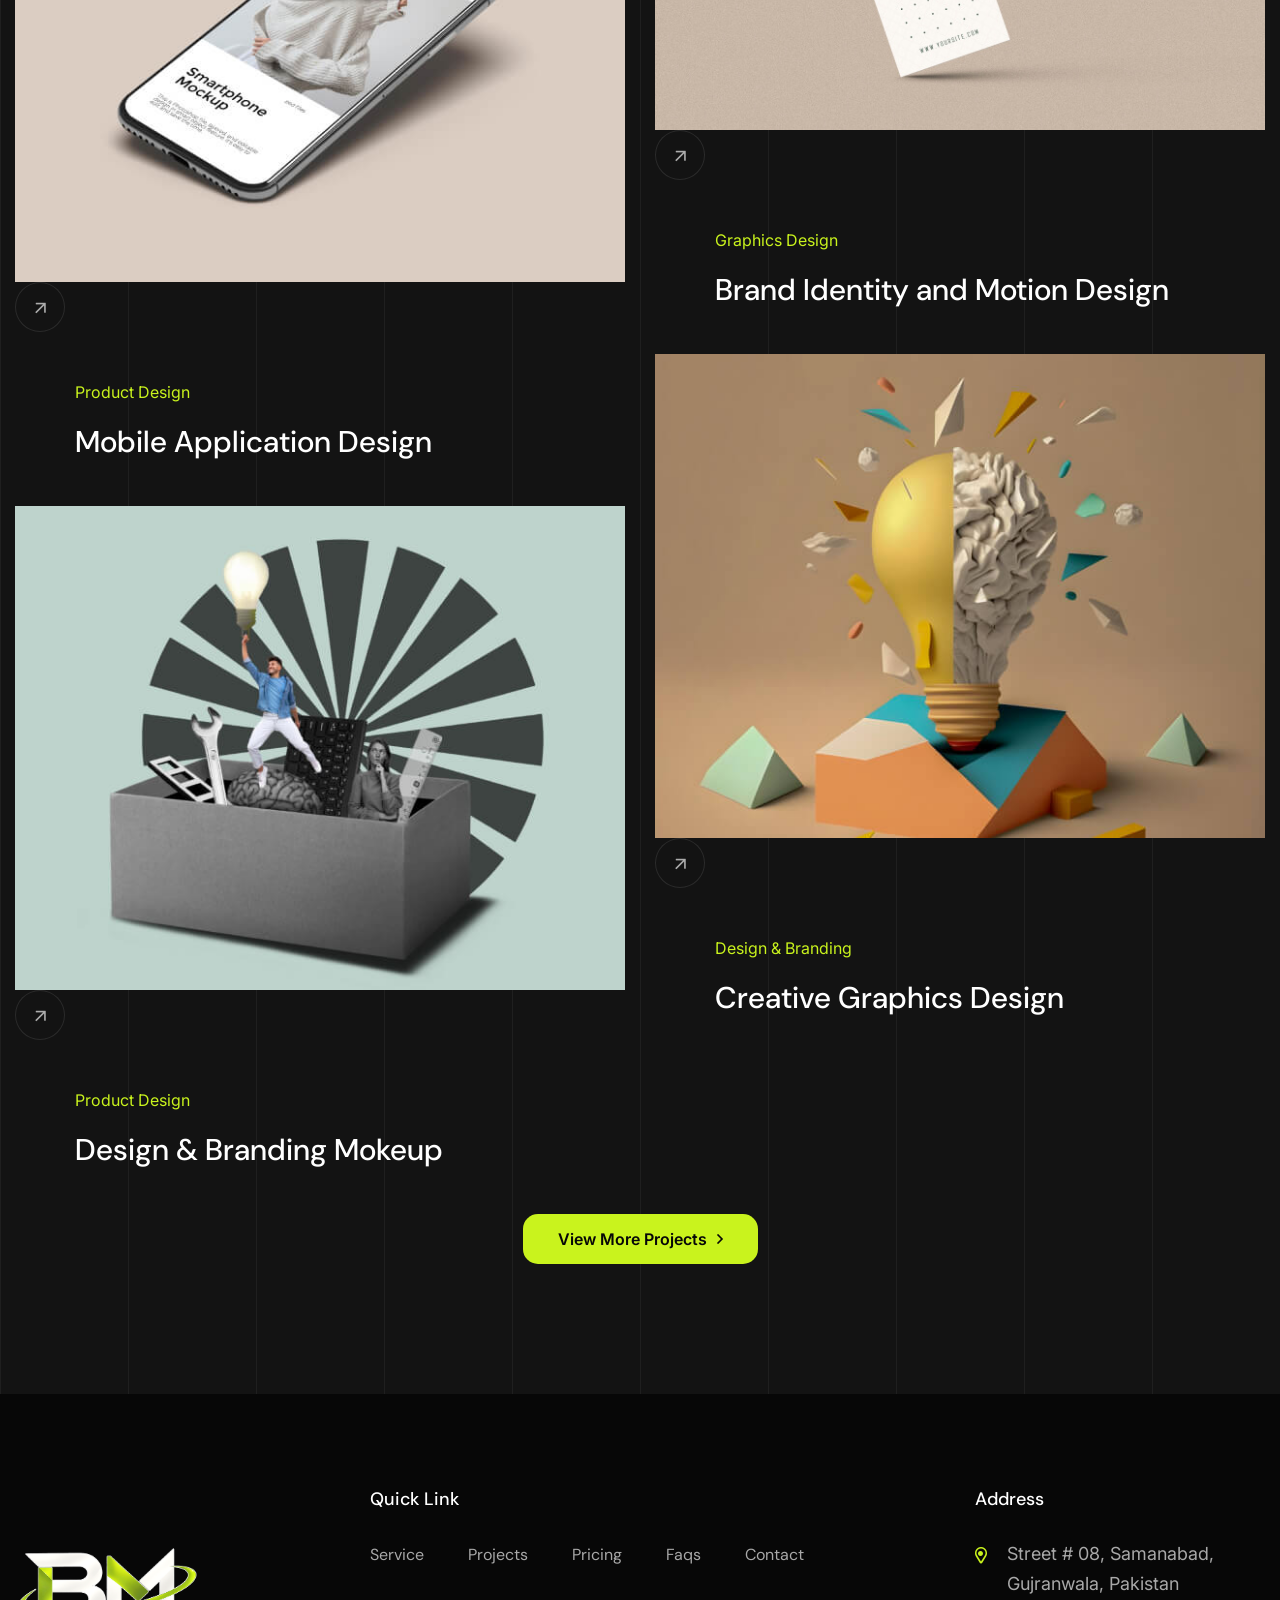
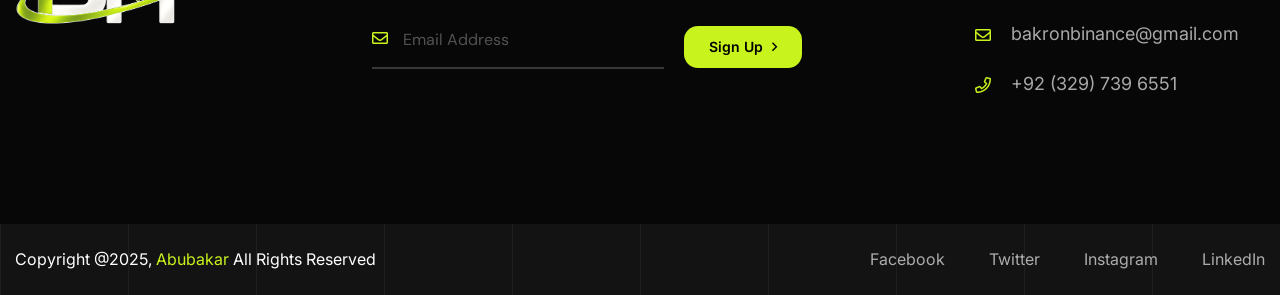
<file: projects.html>
<!DOCTYPE html>
<html lang="zxx">

<head>
    <!-- Basic SEO Meta Tags -->
    <meta charset="utf-8">
    <meta http-equiv="X-UA-Compatible" content="IE=edge">
    <meta name="viewport" content="width=device-width, initial-scale=1, shrink-to-fit=no">
    
    <!-- Primary SEO Optimization for Projects Page -->
    <title>Our Projects & Case Studies | Abubakar Design Portfolio</title>
    
    <meta name="keywords" content="design portfolio, web projects, UI/UX case studies, portfolio examples, Abubakar projects, mobile app development portfolio">
    <meta name="author" content="Abubakar">
    <meta name="robots" content="index, follow">
    
    <!-- Canonical Link (Points directly to the projects page URL) -->
    <link rel="canonical" href="https://yourdomain.com">

    <!-- Open Graph / Facebook -->
    <meta property="og:type" content="website">
    <meta property="og:url" content="https://yourdomain.com">
    <meta property="og:title" content="Our Projects & Case Studies | Abubakar Design Portfolio">
    <meta property="og:description" content="Explore a collection of digital product solutions, website makeup designs, and mobile app developments crafted by Abubakar.">
    <meta property="og:image" content="https://yourdomain.com">

    <!-- Twitter Card Layout -->
    <meta name="twitter:card" content="summary_large_image">
    <meta name="twitter:url" content="https://yourdomain.com">
    <meta name="twitter:title" content="Creative Design & Development Projects by Abubakar">
    <meta name="twitter:description" content="Explore a collection of digital product solutions, website makeup designs, and mobile app developments crafted by Abubakar.">
    <meta name="twitter:image" content="https://yourdomain.com">

    <!-- Favicon Icon -->
    <link rel="shortcut icon" href="assets/images/logos/BM2.png" type="image/x-icon">

    <!-- Original CSS Stylesheets (Maintained exactly as requested) -->
    <link rel="stylesheet" href="assets/css/flaticon.min.css">
    <link rel="stylesheet" href="assets/css/fontawesome-5.14.0.min.css">
    <link rel="stylesheet" href="assets/css/bootstrap.min.css">
    <link rel="stylesheet" href="assets/css/nice-select.min.css">
    <link rel="stylesheet" href="assets/css/animate.min.css">
    <link rel="stylesheet" href="assets/css/slick.min.css">
    <link rel="stylesheet" href="assets/css/style.css">
</head>


<body class="page-wrapper">
    <!-- Start Contenet Area-->
    <!-- header area -->
    <!-- main header -->
    <header class="main-header menu-absolute">
        <!--Header-Upper-->
        <div class="header-upper">
            <div class="container container-1620 clearfix">

                <div class="header-inner rel d-flex align-items-center">
                    <div class="logo-outer">
                        <div class="logo">
                            <a href="index.html" class="d-flex gap-2">
                                <img src="assets/images/logos/BM2.png" alt="Logo" width="80" height="80" title="Logo">
                                <h1 style="font-family: 'Black Ops One', 'Arial Narrow', Arial, sans-serif;margin-top: 7px">Abubakar</h1>
                            </a>
                        </div>
                    </div>

                    <div class="nav-outer clearfix mx-auto">
                        <!-- Main Menu -->
                        <nav class="main-menu navbar-expand-lg">
                            <div class="navbar-header">
                                <div class="mobile-logo my-15">
                                    <a href="index.html" class="d-flex gap-2">
                                        <img src="assets/images/logos/BM2.png" alt="Logo" width="80" height="80" title="Logo">
                                        <h1 style="font-family: 'Black Ops One', 'Arial Narrow', Arial, sans-serif;">Abubakar</h1>
                                    </a>
                                </div>

                                <!-- Toggle Button -->
                                <button type="button" class="navbar-toggle me-4" data-bs-toggle="collapse"
                                    data-bs-target=".navbar-collapse">
                                    <span class="icon-bar"></span>
                                    <span class="icon-bar"></span>
                                    <span class="icon-bar"></span>
                                </button>
                            </div>

                            <div class="navbar-collapse collapse clearfix">
                                <ul class="navigation clearfix">
                                    <li><a href="index.html">Home</a>
                                    </li>
                                    <li><a href="about.html">about</a></li>
                                    <li><a href="services.html">services</a></li>
                                    <li class="dropdown"><a href="#">projects</a>
                                        <ul>
                                            <li><a href="projects.html">project Grid</a></li>
                                            <li><a href="projects-masonry.html">projects masonry</a></li>
                                            <li><a href="project-details.html">projects details</a></li>
                                        </ul>
                                    </li>
                                    <li class="dropdown"><a href="#">blog</a>
                                        <ul>
                                            <li><a href="blog.html">blog standard</a></li>
                                            <li><a href="blog-details.html">blog details</a></li>
                                        </ul>
                                    </li>
                                    <li class="dropdown"><a href="#">pages</a>
                                        <ul>
                                            <li><a href="404.html">Error Page</a></li>
                                        </ul>
                                    </li>
                                    <li><a href="contact.html">Contact</a></li>
                                </ul>
                            </div>

                        </nav>
                        <!-- Main Menu End-->
                    </div>

                    <!-- Menu Button -->
                    <div class="menu-btns">
                        <!-- menu sidbar -->
                        <div class="menu-sidebar">
                            <button>
                                <img src="assets/images/shape/sidebar-tottler.svg" alt="Toggler">
                            </button>
                        </div>
                    </div>
                </div>
            </div>
        </div>
        <!--End Header Upper-->
    </header>

    <!--Form Back Drop-->
    <div class="form-back-drop"></div>

    <!-- Hidden Sidebar -->
    <section class="hidden-bar">
        <div class="inner-box text-center">
            <div class="cross-icon"><span class="fa fa-times"></span></div>
            <div class="title">
                <h4>Get Appointment</h4>
            </div>

            <!--Appointment Form-->
            <div class="appointment-form">
                <form method="post" action="https://noxfolio.starplatethemes.com/contact.html">
                    <div class="form-group">
                        <input type="text" name="text" value="" placeholder="Name" required>
                    </div>
                    <div class="form-group">
                        <input type="email" name="email" value="" placeholder="Email Address" required>
                    </div>
                    <div class="form-group">
                        <textarea placeholder="Message" rows="5"></textarea>
                    </div>
                    <div class="form-group">
                        <button type="submit" class="theme-btn">Submit now</button>
                    </div>
                </form>
            </div>

            <!--Social Icons-->
            <div class="social-style-one">
                <a href="#"><i class="fab fa-twitter"></i></a>
                <a href="#"><i class="fab fa-facebook-f"></i></a>
                <a href="#"><i class="fab fa-instagram"></i></a>
                <a href="#"><i class="fab fa-pinterest-p"></i></a>
            </div>
        </div>
    </section>
    <!--End Hidden Sidebar --> <!-- header area end -->

    <!-- Page Banner Start -->
    <section class="page-banner-area pt-200 rpt-140 pb-100 rpb-60 rel z-1 text-center">
        <div class="container">
            <div class="banner-inner text-white">
                <h1 class="page-title wow fadeInUp delay-0-2s">Project Grid View</h1>
                <nav aria-label="breadcrumb">
                    <ol class="breadcrumb justify-content-center wow fadeInUp delay-0-4s">
                        <li class="breadcrumb-item"><a href="index.html">Home</a></li>
                        <li class="breadcrumb-item active">Project Grid View</li>
                    </ol>
                </nav>
            </div>
        </div>
        <div class="bg-lines">
            <span></span><span></span>
            <span></span><span></span>
            <span></span><span></span>
            <span></span><span></span>
            <span></span><span></span>
        </div>
    </section>
    <!-- Page Banner End -->


    <!-- Projects Area start -->
    <section class="projects-area pt-40 pb-130 rpb-100 rel z-1">
        <div class="container">
            <ul class="project-filter filter-btns-one justify-content-center pb-35 wow fadeInUp delay-0-2s">
                <li data-filter="*" class="current">Show All</li>
                <li data-filter=".design">Design</li>
                <li data-filter=".branding">Branding</li>
                <li data-filter=".marketing">Marketing</li>
                <li data-filter=".development">Development</li>
                <li data-filter=".apps">Mobile Apps</li>
                <li data-filter=".graphics">Graphics</li>
            </ul>
            <div class="row project-masonry-active">
                <div class="col-lg-6 item branding development">
                    <div class="project-item style-two wow fadeInUp delay-0-2s">
                        <div class="project-image">
                            <img src="assets/images/projects/project1.jpg" alt="Project">
                            <a href="project-details.html" class="details-btn"><i class="far fa-arrow-right"></i></a>
                        </div>
                        <div class="project-content">
                            <span class="sub-title">Product Design</span>
                            <h3><a href="project-details.html">Mobile Application Design</a></h3>
                        </div>
                    </div>
                </div>
                <div class="col-lg-6 item design marketing graphics">
                    <div class="project-item style-two wow fadeInUp delay-0-4s">
                        <div class="project-image">
                            <img src="assets/images/projects/project2.webp" alt="Project">
                            <a href="project-details.html" class="details-btn"><i class="far fa-arrow-right"></i></a>
                        </div>
                        <div class="project-content">
                            <span class="sub-title">Product Design</span>
                            <h3><a href="project-details.html">Website Makeup Design</a></h3>
                        </div>
                    </div>
                </div>
                <div class="col-lg-6 item development graphics">
                    <div class="project-item style-two wow fadeInUp delay-0-2s">
                        <div class="project-image">
                            <img src="assets/images/projects/project3.jpg" alt="Project">
                            <a href="project-details.html" class="details-btn"><i class="far fa-arrow-right"></i></a>
                        </div>
                        <div class="project-content">
                            <span class="sub-title">Graphics Design</span>
                            <h3><a href="project-details.html">Brand Identity and Motion Design</a></h3>
                        </div>
                    </div>
                </div>
                <div class="col-lg-6 item design development apps">
                    <div class="project-item style-two wow fadeInUp delay-0-4s">
                        <div class="project-image">
                            <img src="assets/images/projects/project4.jpg" alt="Project">
                            <a href="project-details.html" class="details-btn"><i class="far fa-arrow-right"></i></a>
                        </div>
                        <div class="project-content">
                            <span class="sub-title">Product Design</span>
                            <h3><a href="project-details.html">Mobile Application Design</a></h3>
                        </div>
                    </div>
                </div>
                <div class="col-lg-6 item branding marketing graphics">
                    <div class="project-item style-two wow fadeInUp delay-0-2s">
                        <div class="project-image">
                            <img src="assets/images/projects/project5.jpg" alt="Project">
                            <a href="project-details.html" class="details-btn"><i class="far fa-arrow-right"></i></a>
                        </div>
                        <div class="project-content">
                            <span class="sub-title">Design & Branding</span>
                            <h3><a href="project-details.html">Creative Graphics Design</a></h3>
                        </div>
                    </div>
                </div>
                <div class="col-lg-6 item design marketing apps">
                    <div class="project-item style-two wow fadeInUp delay-0-4s">
                        <div class="project-image">
                            <img src="assets/images/projects/project6.jpg" alt="Project">
                            <a href="project-details.html" class="details-btn"><i class="far fa-arrow-right"></i></a>
                        </div>
                        <div class="project-content">
                            <span class="sub-title">Product Design</span>
                            <h3><a href="project-details.html">Design & Branding Mokeup</a></h3>
                        </div>
                    </div>
                </div>
            </div>
            <div class="project-btn text-center wow fadeInUp delay-0-2s">
                <a href="projects.html" class="theme-btn">View More Projects <i class="far fa-angle-right"></i></a>
            </div>
        </div>
        <div class="bg-lines">
            <span></span><span></span>
            <span></span><span></span>
            <span></span><span></span>
            <span></span><span></span>
            <span></span><span></span>
        </div>
    </section>
    <!-- Projects Area end -->


    <!-- footer area -->
    <!-- footer area start -->
    <footer class="main-footer rel z-1">
        <div class="footer-top-wrap bgc-black pt-100 pb-75">
            <div class="container">
                <div class="row">
                    <div class="col-lg-2 col-md-12">
                        <div class="footer-widget widget_logo wow fadeInUp delay-0-2s">
                            <div class="footer-logo">
                                <a href="index.html"><img src="assets/images/logos/BM2.png" alt="Logo"></a>
                            </div>
                        </div>
                    </div>
                    <div class="col-lg-7 col-md-7">
                        <div class="footer-widget widget_nav_menu wow fadeInUp delay-0-4s">
                            <h6 class="footer-title">Quick Link</h6>
                            <ul>
                                <li><a href="services.html">Service</a></li>
                                <li><a href="projects.html">Projects</a></li>
                                <li><a href="services.html">Pricing</a></li>
                                <li><a href="about.html">Faqs</a></li>
                                <li><a href="contact.html">Contact</a></li>
                            </ul>
                        </div>
                        <div class="footer-widget widget_newsletter wow fadeInUp delay-0-4s">
                            <form action="#">
                                <label for="email-address"><i class="far fa-envelope"></i></label>
                                <input id="email-address" type="email" placeholder="Email Address" required>
                                <button>Sign Up <i class="far fa-angle-right"></i></button>
                            </form>
                        </div>
                    </div>
                    <div class="col-lg-3 col-md-5">
                        <div class="footer-widget widget_contact_info wow fadeInUp delay-0-6s">
                            <h6 class="footer-title">Address</h6>
                            <ul>
                                <li><i class="far fa-map-marker-alt"></i> Street # 08, Samanabad, Gujranwala, Pakistan
                                </li>
                                <li><i class="far fa-envelope"></i> <a
                                        href="mailto:bakronbinance@gmail.com">bakronbinance@gmail.com</a></li>
                                <li><i class="far fa-phone"></i> <a href="tel:+923297396551">+92 (329) 739 6551</a></li>
                            </ul>
                        </div>
                    </div>
                </div>
            </div>
        </div>
        <div class="footer-bottom pt-20 pb-5 rpt-25">
            <div class="container">
                <div class="row">
                    <div class="col-lg-6">
                        <div class="copyright-text">
                            <p>Copyright @2025, <a href="index.html">Abubakar</a> All Rights Reserved</p>
                        </div>
                    </div>
                    <div class="col-lg-6 text-lg-end">
                        <ul class="footer-bottom-nav">
                            <li><a href="#">Facebook</a></li>
                            <li><a href="#">Twitter</a></li>
                            <li><a href="#">Instagram</a></li>
                            <li><a href="#">LinkedIn</a></li>
                        </ul>
                    </div>
                </div>
                <!-- Scroll Top Button -->
                <button class="scroll-top scroll-to-target" data-target="html"><span
                        class="fas fa-angle-double-up"></span></button>
            </div>
            <div class="bg-lines">
                <span></span><span></span>
                <span></span><span></span>
                <span></span><span></span>
                <span></span><span></span>
                <span></span><span></span>
            </div>
        </div>
    </footer>
    <!-- footer area end --> <!-- footer area end -->
    <!-- End Contenet Area -->

    <!-- Start Script Area -->
    <!-- theme preloader start -->
    <!-- Preloader -->
    <div class="preloader">
        <div class="custom-loader"></div>
    </div><!-- theme preloader end -->


    <!-- Jquery -->
    <script src="assets/js/jquery.min.js"></script>
    <!-- Bootstrap -->
    <script src="assets/js/bootstrap.min.js"></script>
    <!-- Appear Js -->
    <script src="assets/js/appear.min.js"></script>
    <!-- Slick -->
    <script src="assets/js/slick.min.js"></script>
    <!-- Nice Select -->
    <script src="assets/js/jquery.nice-select.min.js"></script>
    <!-- Image Loader -->
    <script src="assets/js/imagesloaded.pkgd.min.js"></script>
    <!-- Isotope -->
    <script src="assets/js/isotope.pkgd.min.js"></script>
    <!--  WOW Animation -->
    <script src="assets/js/wow.min.js"></script>
    <!-- Custom script -->
    <script src="assets/js/script.js"></script>

    <!-- For Contact Form -->
    <script src="assets/js/jquery.ajaxchimp.min.js"></script>
    <script src="assets/js/form-validator.min.js"></script>
    <script src="assets/js/contact-form-script.js"></script> <!-- End Script Area -->
</body>


<!-- Mirrored from https://noxfolio.starplatethemes.com/projects by HTTrack Website Copier/3.x [XR&CO], Thu, 08 Oct 2026 02:03:34 GMT -->

</html>
</file>
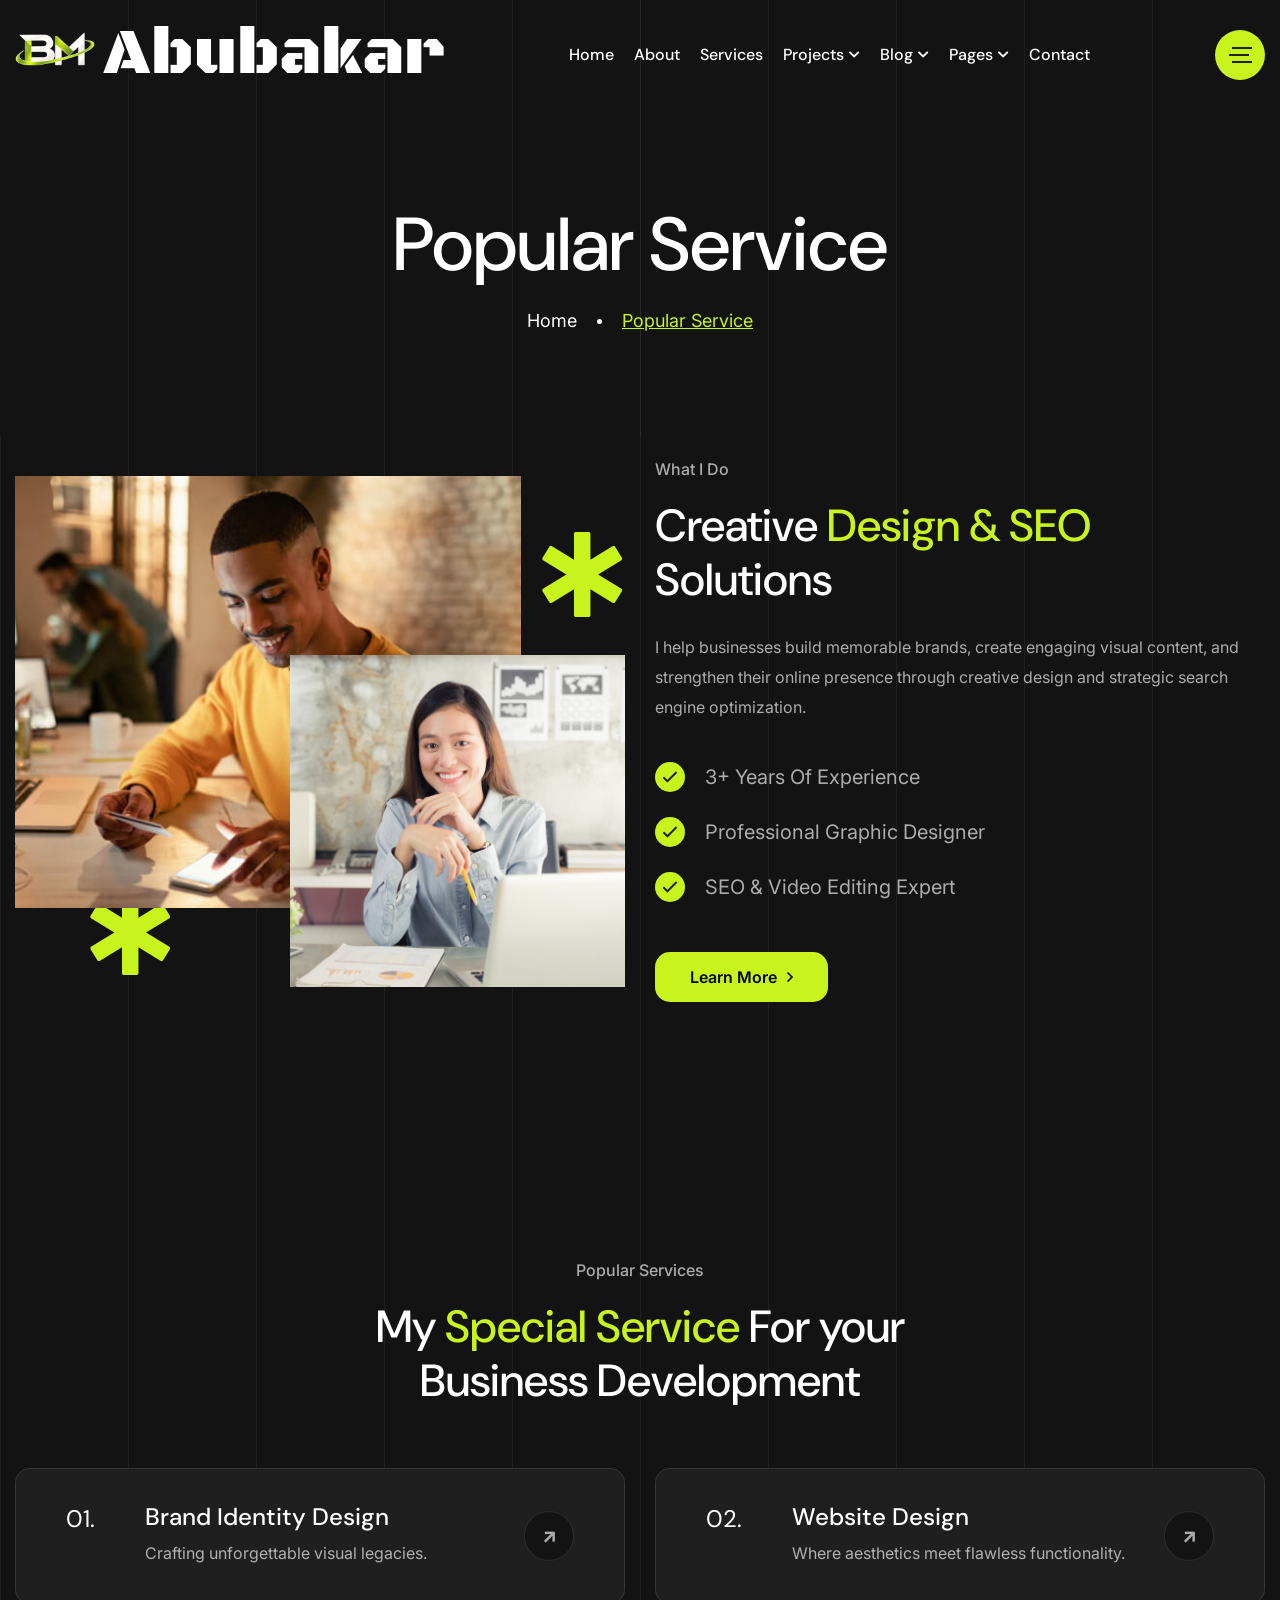
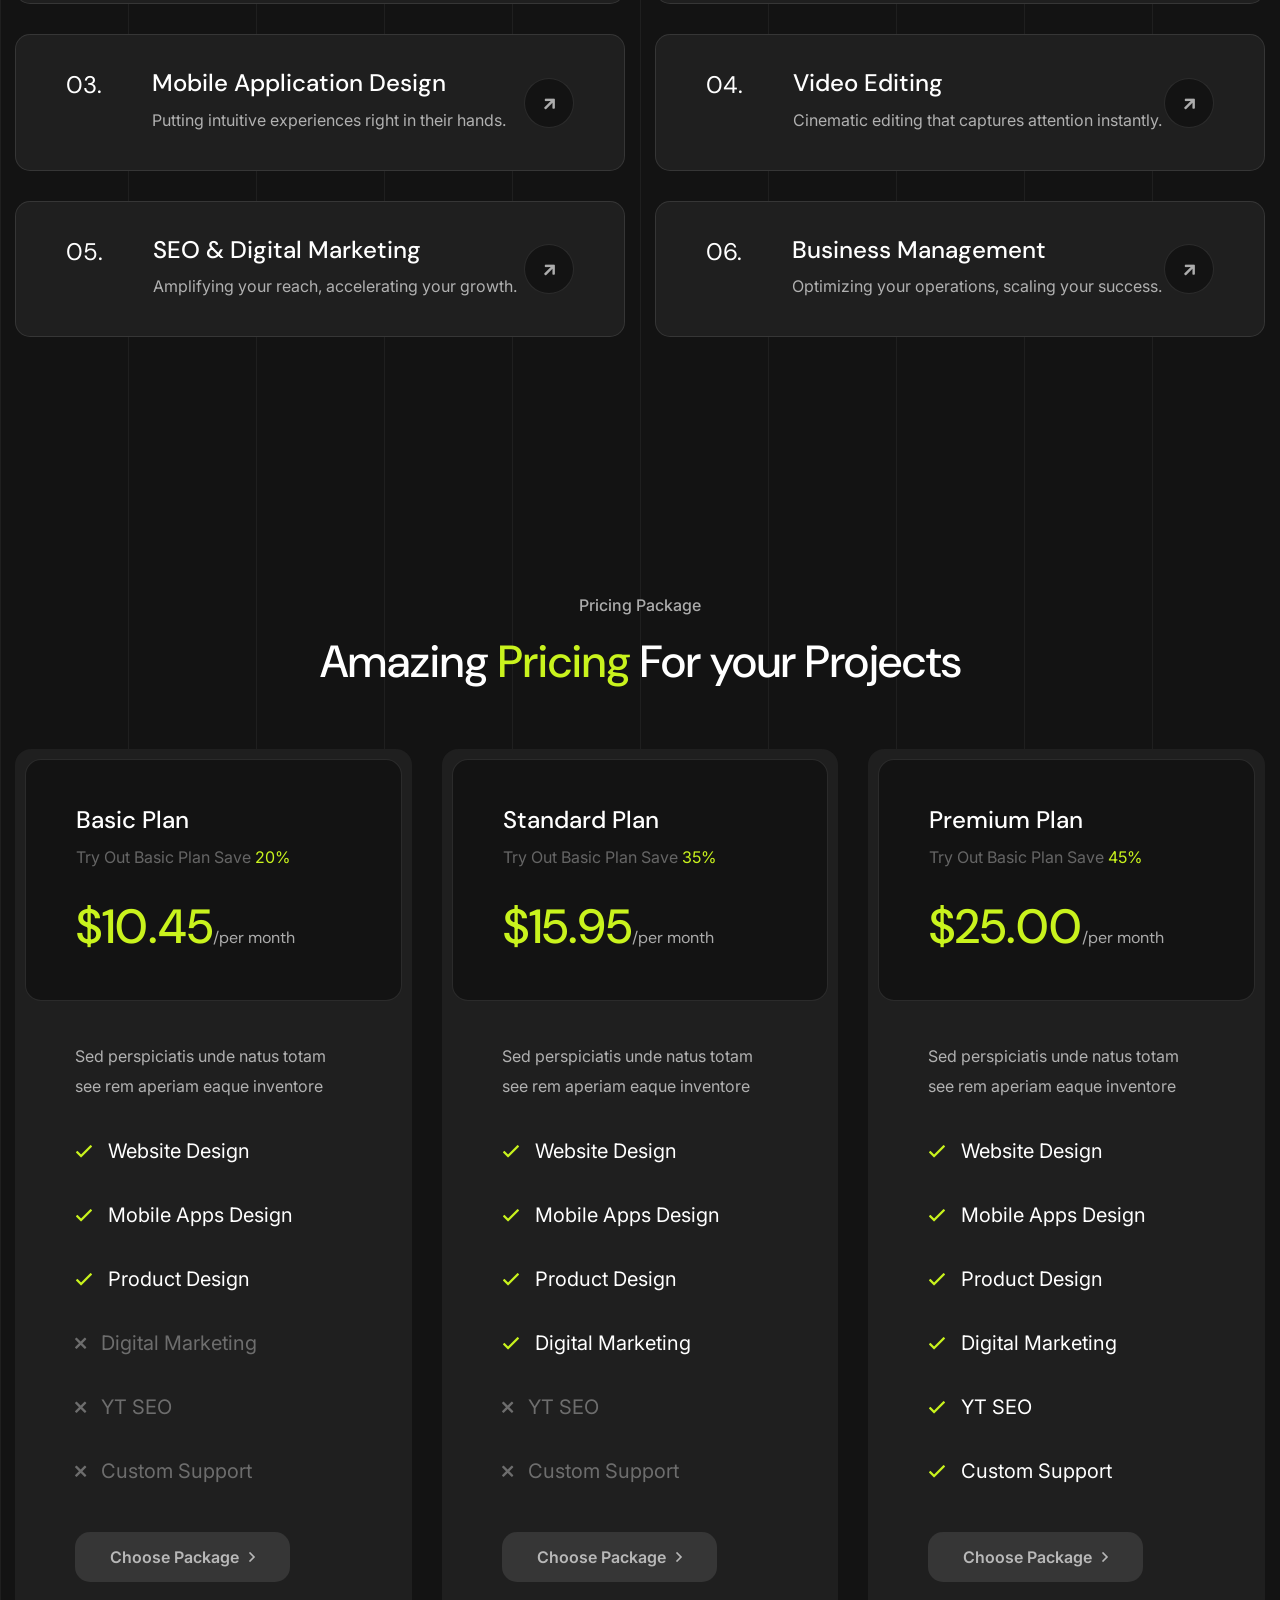
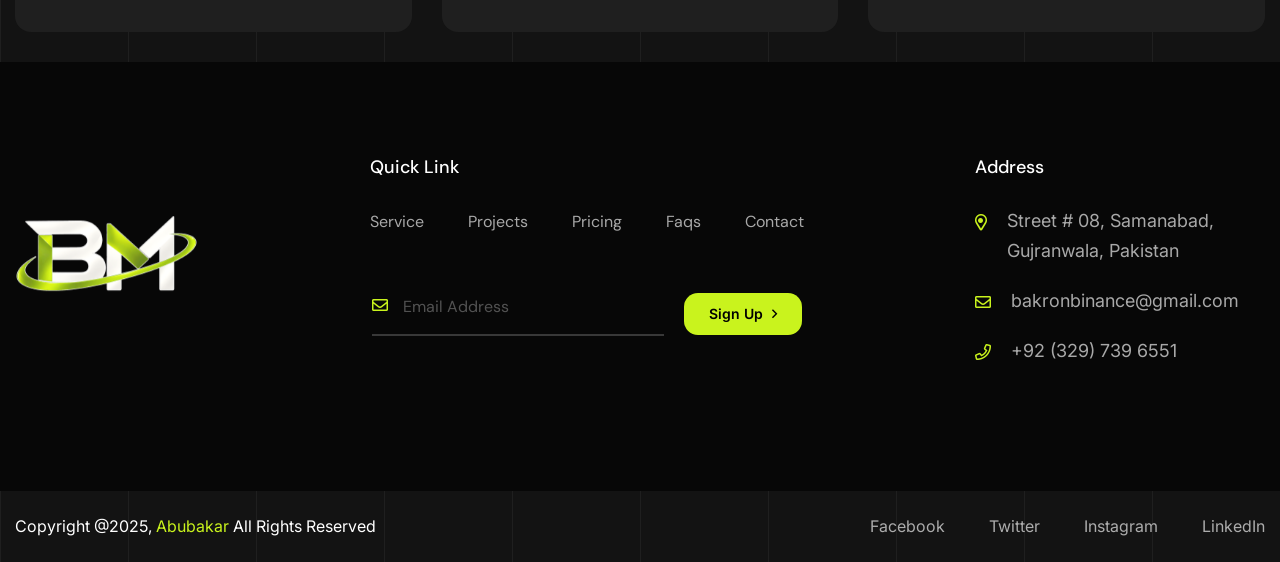
<file: services.html>
<!DOCTYPE html>
<html lang="zxx">

<head>
    <!-- Basic SEO Meta Tags -->
    <meta charset="utf-8">
    <meta http-equiv="X-UA-Compatible" content="IE=edge">
    <meta name="viewport" content="width=device-width, initial-scale=1, shrink-to-fit=no">

    <!-- Primary SEO Optimization for Services Page -->
    <title>Professional Design Services | Abubakar - Web & UI/UX Solutions</title>


    <meta name="author" content="Abubakar">
    <meta name="robots" content="index, follow">

    <!-- Canonical Link (Points directly to the services page URL) -->
    <link rel="canonical" href="https://yourdomain.com">

    <!-- Open Graph / Facebook -->
    <meta property="og:type" content="website">
    <meta property="og:url" content="https://yourdomain.com">
    <meta property="og:title" content="Professional Design Services | Abubakar - Web & UI/UX Solutions">
    <meta property="og:description"
        content="Boost your business development with specialized services including Web Design, Mobile App UX, Motion Graphics, and Digital Marketing.">
    <meta property="og:image" content="https://yourdomain.com">

    <!-- Twitter Card Layout -->
    <meta name="twitter:card" content="summary_large_image">
    <meta name="twitter:url" content="https://yourdomain.com">
    <meta name="twitter:title" content="Design & Development Services by Abubakar">
    <meta name="twitter:description"
        content="Boost your business development with specialized services including Web Design, Mobile App UX, Motion Graphics, and Digital Marketing.">
    <meta name="twitter:image" content="https://yourdomain.com">

    <!-- Favicon Icon -->
    <link rel="shortcut icon" href="assets/images/logos/BM2.png" type="image/x-icon">

    <!-- Original CSS Stylesheets (Maintained exactly as requested) -->
    <link rel="stylesheet" href="assets/css/flaticon.min.css">
    <link rel="stylesheet" href="assets/css/fontawesome-5.14.0.min.css">
    <link rel="stylesheet" href="assets/css/bootstrap.min.css">
    <link rel="stylesheet" href="assets/css/nice-select.min.css">
    <link rel="stylesheet" href="assets/css/animate.min.css">
    <link rel="stylesheet" href="assets/css/slick.min.css">
    <link rel="stylesheet" href="assets/css/style.css">
</head>


<body class="page-wrapper">
    <!-- Start Contenet Area-->
    <!-- header area -->
    <!-- main header -->
    <header class="main-header menu-absolute">
        <!--Header-Upper-->
        <div class="header-upper">
            <div class="container container-1620 clearfix">

                <div class="header-inner rel d-flex align-items-center">
                    <div class="logo-outer">
                        <div class="logo">
                            <a href="index.html" class="d-flex gap-2">
                                <img src="assets/images/logos/BM2.png" alt="Logo" width="80" height="80" title="Logo">
                                <h1
                                    style="font-family: 'Black Ops One', 'Arial Narrow', Arial, sans-serif;margin-top: 7px">
                                    Abubakar</h1>
                            </a>
                        </div>
                    </div>

                    <div class="nav-outer clearfix mx-auto">
                        <!-- Main Menu -->
                        <nav class="main-menu navbar-expand-lg">
                            <div class="navbar-header">
                                <div class="mobile-logo my-15">
                                    <a href="index.html" class="d-flex gap-2">
                                        <img src="assets/images/logos/BM2.png" alt="Logo" width="80" height="80"
                                            title="Logo">
                                        <h1 style="font-family: 'Black Ops One', 'Arial Narrow', Arial, sans-serif;">
                                            Abubakar</h1>
                                    </a>
                                </div>

                                <!-- Toggle Button -->
                                <button type="button" class="navbar-toggle me-4" data-bs-toggle="collapse"
                                    data-bs-target=".navbar-collapse">
                                    <span class="icon-bar"></span>
                                    <span class="icon-bar"></span>
                                    <span class="icon-bar"></span>
                                </button>
                            </div>

                            <div class="navbar-collapse collapse clearfix">
                                <ul class="navigation clearfix">
                                    <li><a href="index.html">Home</a>
                                    </li>
                                    <li><a href="about.html">about</a></li>
                                    <li><a href="services.html">services</a></li>
                                    <li class="dropdown"><a href="#">projects</a>
                                        <ul>
                                            <li><a href="projects.html">project Grid</a></li>
                                            <li><a href="projects-masonry.html">projects masonry</a></li>
                                            <li><a href="project-details.html">projects details</a></li>
                                        </ul>
                                    </li>
                                    <li class="dropdown"><a href="#">blog</a>
                                        <ul>
                                            <li><a href="blog.html">blog standard</a></li>
                                            <li><a href="blog-details.html">blog details</a></li>
                                        </ul>
                                    </li>
                                    <li class="dropdown"><a href="#">pages</a>
                                        <ul>
                                            <li><a href="404.html">Error Page</a></li>
                                        </ul>
                                    </li>
                                    <li><a href="contact.html">Contact</a></li>
                                </ul>
                            </div>

                        </nav>
                        <!-- Main Menu End-->
                    </div>

                    <!-- Menu Button -->
                    <div class="menu-btns">
                        <!-- menu sidbar -->
                        <div class="menu-sidebar">
                            <button>
                                <img src="assets/images/shape/sidebar-tottler.svg" alt="Toggler">
                            </button>
                        </div>
                    </div>
                </div>
            </div>
        </div>
        <!--End Header Upper-->
    </header>

    <!--Form Back Drop-->
    <div class="form-back-drop"></div>

    <!-- Hidden Sidebar -->
    <section class="hidden-bar">
        <div class="inner-box text-center">
            <div class="cross-icon"><span class="fa fa-times"></span></div>
            <div class="title">
                <h4>Get Appointment</h4>
            </div>

            <!--Appointment Form-->
            <div class="appointment-form">
                <form method="post" action="https://noxfolio.starplatethemes.com/contact.html">
                    <div class="form-group">
                        <input type="text" name="text" value="" placeholder="Name" required>
                    </div>
                    <div class="form-group">
                        <input type="email" name="email" value="" placeholder="Email Address" required>
                    </div>
                    <div class="form-group">
                        <textarea placeholder="Message" rows="5"></textarea>
                    </div>
                    <div class="form-group">
                        <button type="submit" class="theme-btn">Submit now</button>
                    </div>
                </form>
            </div>

            <!--Social Icons-->
            <div class="social-style-one">
                <a href="#"><i class="fab fa-twitter"></i></a>
                <a href="#"><i class="fab fa-facebook-f"></i></a>
                <a href="#"><i class="fab fa-instagram"></i></a>
                <a href="#"><i class="fab fa-pinterest-p"></i></a>
            </div>
        </div>
    </section>
    <!--End Hidden Sidebar --> <!-- header area end -->

    <!-- Page Banner Start -->
    <section class="page-banner-area pt-200 rpt-140 pb-100 rpb-60 rel z-1 text-center">
        <div class="container">
            <div class="banner-inner text-white">
                <h1 class="page-title wow fadeInUp delay-0-2s">Popular Service</h1>
                <nav aria-label="breadcrumb">
                    <ol class="breadcrumb justify-content-center wow fadeInUp delay-0-4s">
                        <li class="breadcrumb-item"><a href="index.html">Home</a></li>
                        <li class="breadcrumb-item active">Popular Service</li>
                    </ol>
                </nav>
            </div>
        </div>
        <div class="bg-lines">
            <span></span><span></span>
            <span></span><span></span>
            <span></span><span></span>
            <span></span><span></span>
            <span></span><span></span>
        </div>
    </section>
    <!-- Page Banner End -->


    <!-- What I Do Area start -->
    <section class="what-i-do-area pt-25 rpt-0 pb-130 rpb-100 rel z-1">
        <div class="container">
            <div class="row align-items-center justify-content-between">
                <div class="col-lg-6">
                    <div class="what-i-do-images rmb-55 wow fadeInUp delay-0-2s">
                        <div class="first-image">
                            <img src="assets/images/about/what-i-do1.jpg" alt="What I do">
                        </div>
                        <div class="last-image">
                            <img src="assets/images/about/what-i-do2.jpg" alt="What I do">
                        </div>
                        <div class="icon first"><i class="flaticon-asterisk-1"></i></div>
                        <div class="icon last"><i class="flaticon-asterisk-1"></i></div>
                    </div>
                </div>
                <div class="col-xl-6 col-lg-6">
                    <div class="what-i-do-content wow fadeInUp delay-0-4s">
                        <div class="section-title mb-40">
                            <span class="sub-title mb-15">What I Do</span>
                            <h2>Creative <span>Design & SEO</span> Solutions</h2>
                            <p>I help businesses build memorable brands, create engaging visual content, and strengthen
                                their online presence through creative design and strategic search engine optimization.
                            </p>
                        </div>
                        <ul class="list-style-two pb-50">
                            <li>3+ Years Of Experience</li>
                            <li>Professional Graphic Designer</li>
                            <li>SEO & Video Editing Expert</li>
                        </ul>
                        <a href="about.html" class="theme-btn">Learn More <i class="far fa-angle-right"></i></a>
                    </div>
                </div>
            </div>
        </div>
        <div class="bg-lines">
            <span></span><span></span>
            <span></span><span></span>
            <span></span><span></span>
            <span></span><span></span>
            <span></span><span></span>
        </div>
    </section>
    <!-- What I Do Area end -->


    <!-- Services Area start -->
    <section class="services-area pt-130 rpt-100 pb-100 rpb-70 rel z-1">
        <div class="container">
            <div class="row justify-content-center">
                <div class="col-xl-6 col-lg-8">
                    <div class="section-title text-center mb-60 wow fadeInUp delay-0-2s">
                        <span class="sub-title mb-15">Popular Services</span>
                        <h2>My <span>Special Service</span> For your Business Development</h2>
                    </div>
                </div>
            </div>
            <div class="row">
                <div class="col-lg-6">
                    <div class="service-item wow fadeInUp delay-0-2s">
                        <div class="number">01.</div>
                        <div class="content">
                            <h4>Brand Identity Design</h4>
                            <p>Crafting unforgettable visual legacies.</p>
                        </div>
                        <a href="#" class="details-btn"><i class="fas fa-arrow-right"></i></a>
                    </div>
                </div>
                <div class="col-lg-6">
                    <div class="service-item wow fadeInUp delay-0-4s">
                        <div class="number">02.</div>
                        <div class="content">
                            <h4>Website Design</h4>
                            <p>Where aesthetics meet flawless functionality.</p>
                        </div>
                        <a href="#" class="details-btn"><i class="fas fa-arrow-right"></i></a>
                    </div>
                </div>
                <div class="col-lg-6">
                    <div class="service-item wow fadeInUp delay-0-2s">
                        <div class="number">03.</div>
                        <div class="content">
                            <h4>Mobile Application Design</h4>
                            <p>Putting intuitive experiences right in their hands.</p>
                        </div>
                        <a href="#" class="details-btn"><i class="fas fa-arrow-right"></i></a>
                    </div>
                </div>
                <div class="col-lg-6">
                    <div class="service-item wow fadeInUp delay-0-4s">
                        <div class="number">04.</div>
                        <div class="content">
                            <h4>Video Editing</h4>
                            <p>Cinematic editing that captures attention instantly.</p>
                        </div>
                        <a href="#" class="details-btn"><i class="fas fa-arrow-right"></i></a>
                    </div>
                </div>
                <div class="col-lg-6">
                    <div class="service-item wow fadeInUp delay-0-2s">
                        <div class="number">05.</div>
                        <div class="content">
                            <h4>SEO & Digital Marketing</h4>
                            <p>Amplifying your reach, accelerating your growth.</p>
                        </div>
                        <a href="#" class="details-btn"><i class="fas fa-arrow-right"></i></a>
                    </div>
                </div>
                <div class="col-lg-6">
                    <div class="service-item wow fadeInUp delay-0-4s">
                        <div class="number">06.</div>
                        <div class="content">
                            <h4>Business Management</h4>
                            <p>Optimizing your operations, scaling your success.</p>
                        </div>
                        <a href="#" class="details-btn"><i class="fas fa-arrow-right"></i></a>
                    </div>
                </div>
            </div>
        </div>
        <div class="bg-lines">
            <span></span><span></span>
            <span></span><span></span>
            <span></span><span></span>
            <span></span><span></span>
            <span></span><span></span>
        </div>
    </section>
    <!-- Services Area end -->


    <!-- Pricing Area start -->
    <section class="pricing-area pt-130 rpt-100 rel z-1">
        <div class="container">
            <div class="row justify-content-center">
                <div class="col-xl-12">
                    <div class="section-title text-center mb-60 wow fadeInUp delay-0-2s">
                        <span class="sub-title mb-15">Pricing Package</span>
                        <h2>Amazing <span>Pricing</span> For your Projects</h2>
                    </div>
                </div>
            </div>
            <div class="row justify-content-center">
                <div class="col-lg-4 col-md-6">
                    <div class="pricing-item wow fadeInUp delay-0-2s">
                        <div class="pricing-header">
                            <h4 class="title">Basic Plan</h4>
                            <p class="save-percent">Try Out Basic Plan Save <span>20%</span></p>
                            <span class="price">10.45</span>
                        </div>
                        <div class="pricing-details">
                            <p>Sed perspiciatis unde natus totam see rem aperiam eaque inventore</p>
                            <ul>
                                <li>Website Design</li>
                                <li>Mobile Apps Design</li>
                                <li>Product Design</li>
                                <li class="unable">Digital Marketing</li>
                                <li class="unable">YT SEO</li>
                                <li class="unable">Custom Support</li>
                            </ul>
                            <a href="contact.html" class="theme-btn">Choose Package <i
                                    class="far fa-angle-right"></i></a>
                        </div>
                    </div>
                </div>
                <div class="col-lg-4 col-md-6">
                    <div class="pricing-item wow fadeInUp delay-0-4s">
                        <div class="pricing-header">
                            <h4 class="title">Standard Plan</h4>
                            <p class="save-percent">Try Out Basic Plan Save <span>35%</span></p>
                            <span class="price">15.95</span>
                        </div>
                        <div class="pricing-details">
                            <p>Sed perspiciatis unde natus totam see rem aperiam eaque inventore</p>
                            <ul>
                                <li>Website Design</li>
                                <li>Mobile Apps Design</li>
                                <li>Product Design</li>
                                <li>Digital Marketing</li>
                                <li class="unable">YT SEO</li>
                                <li class="unable">Custom Support</li>
                            </ul>
                            <a href="contact.html" class="theme-btn">Choose Package <i
                                    class="far fa-angle-right"></i></a>
                        </div>
                    </div>
                </div>
                <div class="col-lg-4 col-md-6">
                    <div class="pricing-item wow fadeInUp delay-0-6s">
                        <div class="pricing-header">
                            <h4 class="title">Premium Plan</h4>
                            <p class="save-percent">Try Out Basic Plan Save <span>45%</span></p>
                            <span class="price">25.00</span>
                        </div>
                        <div class="pricing-details">
                            <p>Sed perspiciatis unde natus totam see rem aperiam eaque inventore</p>
                            <ul>
                                <li>Website Design</li>
                                <li>Mobile Apps Design</li>
                                <li>Product Design</li>
                                <li>Digital Marketing</li>
                                <li>YT SEO</li>
                                <li>Custom Support</li>
                            </ul>
                            <a href="contact.html" class="theme-btn">Choose Package <i
                                    class="far fa-angle-right"></i></a>
                        </div>
                    </div>
                </div>
            </div>
        </div>
        <div class="bg-lines">
            <span></span><span></span>
            <span></span><span></span>
            <span></span><span></span>
            <span></span><span></span>
            <span></span><span></span>
        </div>
    </section>
    <!-- Pricing Area end -->

    <!-- footer area -->
    <!-- footer area start -->
    <footer class="main-footer rel z-1">
        <div class="footer-top-wrap bgc-black pt-100 pb-75">
            <div class="container">
                <div class="row">
                    <div class="col-lg-2 col-md-12">
                        <div class="footer-widget widget_logo wow fadeInUp delay-0-2s">
                            <div class="footer-logo">
                                <a href="index.html"><img src="assets/images/logos/BM2.png" alt="Logo"></a>
                            </div>
                        </div>
                    </div>
                    <div class="col-lg-7 col-md-7">
                        <div class="footer-widget widget_nav_menu wow fadeInUp delay-0-4s">
                            <h6 class="footer-title">Quick Link</h6>
                            <ul>
                                <li><a href="services.html">Service</a></li>
                                <li><a href="projects.html">Projects</a></li>
                                <li><a href="services.html">Pricing</a></li>
                                <li><a href="about.html">Faqs</a></li>
                                <li><a href="contact.html">Contact</a></li>
                            </ul>
                        </div>
                        <div class="footer-widget widget_newsletter wow fadeInUp delay-0-4s">
                            <form action="#">
                                <label for="email-address"><i class="far fa-envelope"></i></label>
                                <input id="email-address" type="email" placeholder="Email Address" required>
                                <button>Sign Up <i class="far fa-angle-right"></i></button>
                            </form>
                        </div>
                    </div>
                    <div class="col-lg-3 col-md-5">
                        <div class="footer-widget widget_contact_info wow fadeInUp delay-0-6s">
                            <h6 class="footer-title">Address</h6>
                            <ul>
                                <li><i class="far fa-map-marker-alt"></i> Street # 08, Samanabad, Gujranwala, Pakistan
                                </li>
                                <li><i class="far fa-envelope"></i> <a
                                        href="mailto:bakronbinance@gmail.com">bakronbinance@gmail.com</a></li>
                                <li><i class="far fa-phone"></i> <a href="tel:+923297396551">+92 (329) 739 6551</a></li>
                            </ul>
                        </div>
                    </div>
                </div>
            </div>
        </div>
        <div class="footer-bottom pt-20 pb-5 rpt-25">
            <div class="container">
                <div class="row">
                    <div class="col-lg-6">
                        <div class="copyright-text">
                            <p>Copyright @2025, <a href="index.html">Abubakar</a> All Rights Reserved</p>
                        </div>
                    </div>
                    <div class="col-lg-6 text-lg-end">
                        <ul class="footer-bottom-nav">
                            <li><a href="#">Facebook</a></li>
                            <li><a href="#">Twitter</a></li>
                            <li><a href="#">Instagram</a></li>
                            <li><a href="#">LinkedIn</a></li>
                        </ul>
                    </div>
                </div>
                <!-- Scroll Top Button -->
                <button class="scroll-top scroll-to-target" data-target="html"><span
                        class="fas fa-angle-double-up"></span></button>
            </div>
            <div class="bg-lines">
                <span></span><span></span>
                <span></span><span></span>
                <span></span><span></span>
                <span></span><span></span>
                <span></span><span></span>
            </div>
        </div>
    </footer>
    <!-- footer area end --> <!-- footer area end -->
    <!-- End Contenet Area -->

    <!-- Start Script Area -->
    <!-- theme preloader start -->
    <!-- Preloader -->
    <div class="preloader">
        <div class="custom-loader"></div>
    </div><!-- theme preloader end -->


    <!-- Jquery -->
    <script src="assets/js/jquery.min.js"></script>
    <!-- Bootstrap -->
    <script src="assets/js/bootstrap.min.js"></script>
    <!-- Appear Js -->
    <script src="assets/js/appear.min.js"></script>
    <!-- Slick -->
    <script src="assets/js/slick.min.js"></script>
    <!-- Nice Select -->
    <script src="assets/js/jquery.nice-select.min.js"></script>
    <!-- Image Loader -->
    <script src="assets/js/imagesloaded.pkgd.min.js"></script>
    <!-- Isotope -->
    <script src="assets/js/isotope.pkgd.min.js"></script>
    <!--  WOW Animation -->
    <script src="assets/js/wow.min.js"></script>
    <!-- Custom script -->
    <script src="assets/js/script.js"></script>

    <!-- For Contact Form -->
    <script src="assets/js/jquery.ajaxchimp.min.js"></script>
    <script src="assets/js/form-validator.min.js"></script>
    <script src="assets/js/contact-form-script.js"></script> <!-- End Script Area -->
</body>


<!-- Mirrored from https://noxfolio.starplatethemes.com/services by HTTrack Website Copier/3.x [XR&CO], Thu, 08 Oct 2026 02:03:34 GMT -->

</html>
</file>
<file: assets/css/style.css>
@charset "UTF-8";
/*----------------------------------------------------------------------
    Note: This is Main Style CSS File. */
/*----------------------------------------------------------------------
	CSS INDEX
	----------------------

    ## Default Style
    ## Common Classes
    ## Repeat Style
    ## Padding Margin Spacing
    ## Custom Animation
    ## Header style
    ## Page Banner
    ## Hero Section
    ## About Section
    ## Awward Area
    ## Services Area
    ## Skills Area
    ## Resume Area
    ## Contact Area
    ## Projects Area
    ## Headline Text
    ## Testimonials Area
    ## Pricing Area
    ## Lets Talk
    ## Client Logo
    ## Blog Area
    ## Error Section
    ## FAQs Area
    ## Sidebar Widgets
    ## Main Footer */
/* -------------------------------------------------------------- */
@import url("https://fonts.googleapis.com/css2?family=DM+Sans:wght@400;500;700&family=Inter:wght@400;500&display=swap");
@import url('https://fonts.googleapis.com/css2?family=Black+Ops+One&display=swap');

/*******************************************************/
/******************* ## Default Style *****************/
/*******************************************************/
* {
  margin: 0;
  padding: 0;
  border: none;
  outline: none;
  -webkit-box-shadow: none;
  box-shadow: none;
}
html{
  scroll-behavior: calc(10px);
  scroll-padding-top: 100px;
}


body {
  color: var(--base-color);
  background: #131313;
  font-weight: 400;
  line-height: 30px;
  font-size: 16px;
  font-family: "Inter", sans-serif;
  --base-color: rgba(255, 255, 255, 0.65);
  --heading-color: #FFFFFF;
  --primary-color: #C9F31D;
  --lighter-color: #1F1F1F;
  --black-color: #070707;
  --border-color: rgba(255, 255, 255, 0.1);
}

a {
  color: var(--base-color);
  cursor: pointer;
  outline: none;
  -webkit-transition: 0.5s;
  -o-transition: 0.5s;
  transition: 0.5s;
  text-decoration: none;
}

a:hover,
a:focus,
a:visited {
  text-decoration: none;
  outline: none;
}

a:hover {
  color: var(--primary-color);
}

h1 a,
h2 a,
h3 a,
h4 a,
h5 a,
h6 a {
  color: var(--heading-color);
}

.text-white h1,
.text-white h2,
.text-white h3,
.text-white h4,
.text-white h5,
.text-white h6,
.text-white h1 a,
.text-white h2 a,
.text-white h3 a,
.text-white h4 a,
.text-white h5 a,
.text-white h6 a {
  color: white;
}

ul,
li {
  list-style: none;
  padding: 0;
  margin: 0;
}

img {
  max-width: 100%;
  display: inline-block;
}

mark {
  color: var(--primary-color);
  background: transparent;
  text-decoration: underline;
}

header:after,
section:after,
footer:after {
  display: block;
  clear: both;
  content: "";
}

/*======= Input Styles =======*/
input,
select,
textarea,
.nice-select,
.form-control {
  width: 100%;
  height: auto;
  border: none;
  font-size: 20px;
  border-radius: 0;
  padding: 20px 0;
  background-color: #fff;
  border-bottom: 2px solid rgba(41, 41, 41, 0.1);
}

input::-webkit-input-placeholder,
select::-webkit-input-placeholder,
textarea::-webkit-input-placeholder,
.nice-select::-webkit-input-placeholder,
.form-control::-webkit-input-placeholder {
  color: var(--heading-color);
}

input:-ms-input-placeholder,
select:-ms-input-placeholder,
textarea:-ms-input-placeholder,
.nice-select:-ms-input-placeholder,
.form-control:-ms-input-placeholder {
  color: var(--heading-color);
}

input::-ms-input-placeholder,
select::-ms-input-placeholder,
textarea::-ms-input-placeholder,
.nice-select::-ms-input-placeholder,
.form-control::-ms-input-placeholder {
  color: var(--heading-color);
}

input::placeholder,
select::placeholder,
textarea::placeholder,
.nice-select::placeholder,
.form-control::placeholder {
  color: var(--heading-color);
}

input:focus,
select:focus,
textarea:focus,
.nice-select:focus,
.form-control:focus {
  border-bottom: 2px solid rgba(41, 41, 41, 0.1);
}

.nice-select {
  font-size: 20px;
  line-height: 1.3;
}

.nice-select:after {
  width: 8px;
  height: 8px;
  right: 8px;
  border-color: var(--heading-color);
}

.nice-select .current {
  font-weight: 500;
  color: var(--heading-color);
}

.nice-select .list {
  min-width: 100%;
  border-radius: 0;
}

textarea {
  display: inherit;
  padding-top: 20px;
}

label {
  cursor: pointer;
  font-weight: 500;
  margin-bottom: 5px;
  color: var(--base-color);
}

.form-group {
  position: relative;
  margin-bottom: 15px;
}

input:focus,
button:focus,
.form-control:focus {
  outline: none;
  -webkit-box-shadow: none;
  box-shadow: none;
  border-color: #cfdbf1;
}

input[type=search]::-ms-clear {
  display: none;
  width: 0;
  height: 0;
}

input[type=search]::-ms-reveal {
  display: none;
  width: 0;
  height: 0;
}

input[type=search]::-webkit-search-decoration,
input[type=search]::-webkit-search-cancel-button,
input[type=search]::-webkit-search-results-button,
input[type=search]::-webkit-search-results-decoration {
  display: none;
}

input[type=checkbox],
input[type=radio] {
  height: auto;
  width: auto;
}

/* For Scroll Animation */
html {
  scroll-behavior: unset !important;
}

/*******************************************************/
/*****************  ## Common Classes *****************/
/*******************************************************/
.page-wrapper {
  position: relative;
  z-index: 9;
  width: 100%;
  margin: 0 auto;
  overflow-x: hidden;
  min-width: 300px;
}

@media only screen and (min-width: 1200px) {
  .container {
    max-width: 1320px;
    padding-left: 15px;
    padding-right: 15px;
  }

  .container.container-1620 {
    max-width: 1650px;
  }

  .container.container-1200 {
    max-width: 1230px;
  }
}

@media only screen and (min-width: 1400px) {
  .container-fluid {
    padding-left: 70px;
    padding-right: 70px;
  }
}

@media only screen and (min-width: 1400px) {
  .container-fluid.gap-wide {
    padding-left: 100px;
    padding-right: 100px;
  }
}

.row {
  --bs-gutter-x: 30px;
}

@media only screen and (min-width: 1200px) {
  .row-cols-xl-7>* {
    width: 14.2857%;
    -webkit-box-flex: 0;
    -ms-flex: 0 0 auto;
    flex: 0 0 auto;
  }
}

.no-gap {
  margin-left: 0;
  margin-right: 0;
}

.no-gap>div {
  padding-left: 0;
  padding-right: 0;
}

@media only screen and (min-width: 1400px) {
  .gap-10 {
    --bs-gutter-x: 10px;
  }
}

@media only screen and (min-width: 1400px) {
  .gap-20 {
    --bs-gutter-x: 20px;
  }
}

@media only screen and (min-width: 1400px) {
  .gap-30 {
    --bs-gutter-x: 30px;
  }
}

@media only screen and (min-width: 1400px) {
  .gap-40 {
    --bs-gutter-x: 40px;
  }
}

@media only screen and (min-width: 1400px) {
  .gap-50 {
    --bs-gutter-x: 50px;
  }
}

@media only screen and (min-width: 1400px) {
  .gap-60 {
    --bs-gutter-x: 60px;
  }
}

@media only screen and (min-width: 1400px) {
  .gap-70 {
    --bs-gutter-x: 70px;
  }
}

@media only screen and (min-width: 1400px) {
  .gap-80 {
    --bs-gutter-x: 80px;
  }
}

@media only screen and (min-width: 1400px) {
  .gap-90 {
    --bs-gutter-x: 90px;
  }
}

@media only screen and (min-width: 1400px) {
  .gap-100 {
    --bs-gutter-x: 100px;
  }
}

@media only screen and (min-width: 1400px) {
  .gap-110 {
    --bs-gutter-x: 110px;
  }
}

@media only screen and (min-width: 1400px) {
  .gap-120 {
    --bs-gutter-x: 120px;
  }
}

@media only screen and (min-width: 1400px) {
  .gap-130 {
    --bs-gutter-x: 130px;
  }
}

@media only screen and (min-width: 1400px) {
  .gap-140 {
    --bs-gutter-x: 140px;
  }
}

@media only screen and (min-width: 1400px) {
  .gap-150 {
    --bs-gutter-x: 150px;
  }
}

@media only screen and (max-width: 375px) {
  .col-small {
    -webkit-box-flex: 0;
    -ms-flex: 0 0 100%;
    flex: 0 0 100%;
    max-width: 100%;
  }
}

/** Section Title style **/
.section-title {
  margin-top: -7px;
}

.section-title .sub-title {
  font-weight: 500;
  display: block;
  color: rgba(255, 255, 255, 0.65);
}

.section-title h2 {
  margin-bottom: 25px;
}

.section-title h2 span {
  color: var(--primary-color);
}

@media only screen and (max-width: 767px) {
  .section-title h2 {
    font-size: 35px;
  }
}

@media only screen and (max-width: 479px) {
  .section-title h2 {
    font-size: 30px;
    line-height: 1.3;
  }
}

.section-title h6 {
  font-size: 18px;
}

.section-title h6 span {
  color: var(--primary-color);
}

/** Button style **/
.theme-btn,
a.theme-btn {
  z-index: 1;
  cursor: pointer;
  overflow: hidden;
  -webkit-transition: 0.5s;
  -o-transition: 0.5s;
  transition: 0.5s;
  font-weight: 600;
  text-align: center;
  padding: 10px 35px;
  -webkit-box-align: center;
  -ms-flex-align: center;
  align-items: center;
  position: relative;
  color: var(--black-color);
  border-radius: 15px;
  display: -webkit-inline-box;
  display: -ms-inline-flexbox;
  display: inline-flex;
  -webkit-box-pack: center;
  -ms-flex-pack: center;
  justify-content: center;
  text-transform: capitalize;
  background: var(--primary-color);
}

.theme-btn i,
a.theme-btn i {
  -webkit-transition: 0.5s;
  -o-transition: 0.5s;
  transition: 0.5s;
  margin-left: 10px;
}

.theme-btn:hover i,
a.theme-btn:hover i {
  margin-left: 13px;
  margin-right: -3px;
}

@media only screen and (max-width: 575px) {

  .theme-btn,
  a.theme-btn {
    padding: 8px 25px;
  }
}

.theme-btn.style-two,
a.theme-btn.style-two {
  color: var(--base-color);
  background: transparent;
  border: 1px solid rgba(41, 41, 41, 0.1);
}

.theme-btn.style-two:hover,
a.theme-btn.style-two:hover {
  color: white;
  background: var(--primary-color);
  border-color: var(--primary-color);
}

.theme-btn.style-three,
a.theme-btn.style-three {
  background: var(--heading-color);
}

/* Details Btn */
.details-btn {
  width: 50px;
  height: 50px;
  background: #131313;
  line-height: 50px;
  border-radius: 50%;
  text-align: center;
  display: inline-block;
  -webkit-transform: rotate(-45deg);
  -ms-transform: rotate(-45deg);
  transform: rotate(-45deg);
  border: 1px solid var(--border-color);
}

.details-btn:hover {
  color: var(--black-color);
  background: var(--primary-color);
}

/* Read More */
.read-more {
  color: white;
  font-size: 14px;
  -webkit-box-align: center;
  -ms-flex-align: center;
  align-items: center;
  display: -webkit-inline-box;
  display: -ms-inline-flexbox;
  display: inline-flex;
  text-transform: capitalize;
}

.read-more i {
  float: right;
  margin-top: 2px;
  margin-left: 7px;
  -webkit-transition: 0.5s;
  -o-transition: 0.5s;
  transition: 0.5s;
}

.read-more:hover {
  color: var(--primary-color);
}

.read-more:hover i {
  margin-left: 10px;
}

/* List style one */
.list-style-one li {
  color: white;
  display: -webkit-box;
  display: -ms-flexbox;
  display: flex;
  font-weight: 500;
  -webkit-box-align: center;
  -ms-flex-align: center;
  align-items: center;
}

@media only screen and (min-width: 376px) {
  .list-style-one li {
    font-size: 20px;
  }
}

.list-style-one li:before {
  content: "\f00c";
  line-height: 1;
  margin-top: 2px;
  margin-right: 12px;
  color: var(--primary-color);
  font-family: "Font Awesome 5 Pro";
}

.list-style-one li:not(:last-child) {
  margin-bottom: 20px;
}

.list-style-one.two-column {
  display: -webkit-box;
  display: -ms-flexbox;
  display: flex;
  -ms-flex-wrap: wrap;
  flex-wrap: wrap;
}

.list-style-one.two-column li {
  width: 48%;
}

@media only screen and (max-width: 479px) {
  .list-style-one.two-column li {
    width: 100%;
  }
}

/* List style two */
.list-style-two li {
  display: -webkit-box;
  display: -ms-flexbox;
  display: flex;
  -webkit-box-align: center;
  -ms-flex-align: center;
  align-items: center;
}

@media only screen and (min-width: 376px) {
  .list-style-two li {
    font-size: 20px;
  }
}

.list-style-two li:before {
  content: "\f00c";
  line-height: 1;
  font-size: 16px;
  margin-right: 20px;
  color: var(--lighter-color);
  width: 30px;
  height: 30px;
  background: var(--primary-color);
  line-height: 30px;
  border-radius: 50%;
  text-align: center;
  font-family: "Font Awesome 5 Pro";
}

.list-style-two li:not(:last-child) {
  margin-bottom: 25px;
}

/** Social Link One **/
.social-style-one {
  -ms-flex-wrap: wrap;
  flex-wrap: wrap;
  display: -webkit-inline-box;
  display: -ms-inline-flexbox;
  display: inline-flex;
  margin-left: -5px;
  margin-right: -5px;
}

.social-style-one a {
  color: #B0AFAF;
  font-size: 14px;
  margin-left: 5px;
  margin-right: 5px;
  width: 35px;
  height: 35px;
  background: #0C0B0B;
  line-height: 35px;
  border-radius: 50%;
  text-align: center;
}

.social-style-one a:hover {
  color: var(--black-color);
  background: var(--primary-color);
}

/** Social Link Two **/
.social-style-two {
  -ms-flex-wrap: wrap;
  flex-wrap: wrap;
  display: -webkit-inline-box;
  display: -ms-inline-flexbox;
  display: inline-flex;
  margin-left: -12px;
  margin-right: -12px;
}

.social-style-two a {
  color: rgba(255, 255, 255, 0.35);
  margin-left: 12px;
  margin-right: 12px;
}

.social-style-two a:hover {
  color: var(--primary-color);
}

/*** Preloader style ** */
.preloader {
  position: fixed;
  left: 0;
  top: 0;
  width: 100%;
  height: 100%;
  z-index: 9999999;
  background-color: #131313;
  background-repeat: no-repeat;
  background-position: center center;
  background-image: url(../images/preloader.gif);
}

/* Pagination */
.pagination {
  -webkit-box-align: center;
  -ms-flex-align: center;
  align-items: center;
  margin-left: -15px;
  margin-right: -15px;
}

.pagination li {
  margin: 10px 15px 0;
}

.pagination li a,
.pagination li .page-link {
  padding: 0;
  border: none;
  font-size: 24px;
  -webkit-box-shadow: none;
  box-shadow: none;
  font-weight: 600;
  color: var(--base-color);
  background: transparent;
}

.pagination li.active .page-link,
.pagination li:hover:not(.disabled) .page-link {
  background: transparent;
  color: var(--primary-color);
}

/* Rating */
.ratting {
  line-height: 1;
  -webkit-box-align: center;
  -ms-flex-align: center;
  align-items: center;
  display: -webkit-inline-box;
  display: -ms-inline-flexbox;
  display: inline-flex;
  margin-left: -5px;
  margin-right: -5px;
}

.ratting i {
  margin: 5px;
  color: #AB6034;
}

/*** Slick Arrows ***/
.slick-arrow {
  width: 50px;
  height: 50px;
  color: white;
  -webkit-transition: 0.5s;
  -o-transition: 0.5s;
  transition: 0.5s;
  line-height: 50px;
  border-radius: 50%;
  background: transparent;
  border: 1px solid var(--border-color);
}

.slick-arrow:focus,
.slick-arrow:hover {
  color: var(--black-color);
  background: var(--primary-color);
  border-color: var(--primary-color);
}

.slider-arrows button:first-child {
  margin-right: 5px;
  -webkit-transform: rotate(45deg);
  -ms-transform: rotate(45deg);
  transform: rotate(45deg);
}

.slider-arrows button:last-child {
  -webkit-transform: rotate(-45deg);
  -ms-transform: rotate(-45deg);
  transform: rotate(-45deg);
}

/*** Slick Dots ***/
.slick-dots {
  display: -webkit-box;
  display: -ms-flexbox;
  display: flex;
  -webkit-box-align: center;
  -ms-flex-align: center;
  align-items: center;
  -webkit-box-pack: center;
  -ms-flex-pack: center;
  justify-content: center;
}

.slick-dots li {
  position: relative;
  cursor: pointer;
  margin: 8px;
  width: 6px;
  height: 6px;
  opacity: 0.3;
  -webkit-transition: 0.5s;
  -o-transition: 0.5s;
  transition: 0.5s;
  border-radius: 50%;
  background: #1D1B1A;
}

.slick-dots li button {
  opacity: 0;
  height: 0;
}

.slick-dots li:before {
  content: '';
  width: 0;
  height: 0;
  left: 50%;
  top: 50%;
  -webkit-transition: 0.5s;
  -o-transition: 0.5s;
  transition: 0.5s;
  border-radius: 50%;
  position: absolute;
  border: 1px solid var(--primary-color);
  -webkit-transform: translate(-50%, -50%);
  -ms-transform: translate(-50%, -50%);
  transform: translate(-50%, -50%);
}

.slick-dots li.slick-active {
  background: var(--primary-color);
  opacity: 1;
}

.slick-dots li.slick-active:before {
  width: 21px;
  height: 21px;
}

/* Before After none */
.before-after-none:after,
.before-after-none:before {
  display: none;
}

/*** Scroll Top style ***/
.scroll-top {
  position: fixed;
  bottom: 25px;
  right: 0;
  width: 40px;
  height: 40px;
  z-index: 99;
  color: black;
  display: none;
  font-size: 14px;
  cursor: pointer;
  line-height: 40px;
  border-radius: 5px;
  background: var(--primary-color);
  -webkit-animation: pulse 2s infinite;
  animation: pulse 2s infinite;
}

/* Text White */
.text-white *,
.text-white a,
.text-white .count-text,
.text-white .footer-newsletter-content .sub-title {
  color: white;
}

.text-white li li .dropdown-btn span {
  color: var(--heading-color);
}

.text-white .copyright-area p {
  opacity: 0.5;
}

.text-white .copyright-area a {
  opacity: 0.5;
}

.text-white .copyright-area a:hover {
  opacity: 1;
}

/*Project Filter*/
.filter-btns-one {
  display: -webkit-box;
  display: -ms-flexbox;
  display: flex;
  -ms-flex-wrap: wrap;
  flex-wrap: wrap;
  margin-left: -20px;
  margin-right: -20px;
}

.filter-btns-one li {
  line-height: 1;
  cursor: pointer;
  font-size: 18px;
  -webkit-transition: 0.5s;
  -o-transition: 0.5s;
  transition: 0.5s;
  font-weight: 500;
  position: relative;
  margin: 0 20px 20px;
  padding-bottom: 15px;
  color: rgba(255, 255, 255, 0.35);
}

.filter-btns-one li:after {
  opacity: 0;
  content: '';
  position: absolute;
  left: 0;
  top: 100%;
  width: 30px;
  height: 3px;
  -webkit-transition: 0.5s;
  -o-transition: 0.5s;
  transition: 0.5s;
  background: var(--primary-color);
}

.filter-btns-one li.current {
  color: var(--primary-color);
}

.filter-btns-one li.current:after {
  opacity: 1;
}

.bg-lines span {
  top: 0;
  z-index: -1;
  width: 1px;
  height: 100%;
  position: absolute;
  -webkit-animation: leftRightOne 18s infinite;
  animation: leftRightOne 18s infinite;
  background: rgba(255, 255, 255, 0.05);
}

.bg-lines span:nth-child(1) {
  left: 10%;
}

.bg-lines span:nth-child(2) {
  left: 20%;
}

.bg-lines span:nth-child(3) {
  left: 30%;
}

.bg-lines span:nth-child(4) {
  left: 40%;
}

.bg-lines span:nth-child(5) {
  left: 50%;
}

.bg-lines span:nth-child(6) {
  left: 60%;
}

.bg-lines span:nth-child(7) {
  left: 70%;
}

.bg-lines span:nth-child(8) {
  left: 80%;
}

.bg-lines span:nth-child(9) {
  left: 90%;
}

/* Position */
.rel {
  position: relative;
}

.z-0 {
  z-index: 0;
}

.z-1 {
  z-index: 1;
}

.z-2 {
  z-index: 2;
}

.z-3 {
  z-index: 3;
}

.z-4 {
  z-index: 4;
}

.z-5 {
  z-index: 5;
}

.overlay {
  z-index: 1;
  position: relative;
}

.overlay::before {
  position: absolute;
  content: "";
  width: 100%;
  height: 100%;
  z-index: -1;
  top: 0;
  left: 0;
  opacity: 0.75;
  background-color: var(--heading-color);
}

/* Backgruond Size */
.bgs-cover {
  background-size: cover;
  background-position: center;
}

/* Color + Background */
.bgc-black {
  background-color: var(--black-color);
}

.bgc-primary {
  background-color: var(--primary-color);
}

.bgc-lighter {
  background-color: var(--lighter-color);
}

.for-bgc-black {
  max-width: 1620px;
  margin-left: auto;
  margin-right: auto;
  background: var(--black-color);
}

/* Border Radius */
.br-5 {
  border-radius: 5px;
}

.br-10 {
  border-radius: 10px;
}

.br-15 {
  border-radius: 15px;
}

.br-20 {
  border-radius: 20px;
}

.br-25 {
  border-radius: 25px;
}

.br-30 {
  border-radius: 30px;
}

/* Home Two */
.home-two .theme-btn {
  border-radius: 0;
  text-transform: uppercase;
}

@media only screen and (min-width: 992px) {
  .home-two .theme-btn {
    padding: 13px 38px;
    letter-spacing: 2.55px;
  }
}

.home-two .sub-title {
  font-size: 17px;
  display: -webkit-inline-box;
  display: -ms-inline-flexbox;
  display: inline-flex;
  color: var(--primary-color);
  text-transform: uppercase;
}

.home-two .sub-title i {
  margin-right: 10px;
}

.home-two .section-title h2 {
  line-height: 1.36;
  text-transform: uppercase;
}

@media only screen and (min-width: 992px) {
  .home-two .section-title h2 {
    font-size: 50px;
  }
}

.home-two .bgc-black {
  --black-color: #0F0E0E;
}

/*******************************************************/
/******************* ## Repeat Style ******************/
/*******************************************************/
.heading,
input,
select,
textarea,
.nice-select,
.form-control,
h1,
.h1,
h2,
.h2,
h3,
.h3,
h4,
.h4,
h5,
.h5,
h6,
.h6,
.accordion-item .accordion-button {
  color: var(--heading-color);
  font-family: "DM Sans", sans-serif;
}

h1,
.h1 {
  font-size: 65px;
}

h2,
.h2 {
  font-size: 45px;
}

h3,
.h3 {
  line-height: 1.3;
  font-size: 30px;
}

h4,
.h4 {
  line-height: 1.1;
  font-size: 24px;
}

h5,
.h5 {
  line-height: 1.4;
  font-size: 20px;
}

h6,
.h6 {
  font-size: 16px;
}

/*******************************************************/
/************** ## Padding Margin Spacing *************/
/*******************************************************/
/* Padding Around */
.p-5 {
  padding: 5px !important;
}

.p-10 {
  padding: 10px;
}

.p-15 {
  padding: 15px;
}

.p-20 {
  padding: 20px;
}

.p-25 {
  padding: 25px;
}

.p-30 {
  padding: 30px;
}

.p-35 {
  padding: 35px;
}

.p-40 {
  padding: 40px;
}

.p-45 {
  padding: 45px;
}

.p-50 {
  padding: 50px;
}

.p-55 {
  padding: 55px;
}

.p-60 {
  padding: 60px;
}

.p-65 {
  padding: 65px;
}

.p-70 {
  padding: 70px;
}

.p-75 {
  padding: 75px;
}

.p-80 {
  padding: 80px;
}

.p-85 {
  padding: 85px;
}

.p-90 {
  padding: 90px;
}

.p-95 {
  padding: 95px;
}

.p-100 {
  padding: 100px;
}

.p-105 {
  padding: 105px;
}

.p-110 {
  padding: 110px;
}

.p-115 {
  padding: 115px;
}

.p-120 {
  padding: 120px;
}

.p-125 {
  padding: 125px;
}

.p-130 {
  padding: 130px;
}

.p-135 {
  padding: 135px;
}

.p-140 {
  padding: 140px;
}

.p-145 {
  padding: 145px;
}

.p-150 {
  padding: 150px;
}

.p-155 {
  padding: 155px;
}

.p-160 {
  padding: 160px;
}

.p-165 {
  padding: 165px;
}

.p-170 {
  padding: 170px;
}

.p-175 {
  padding: 175px;
}

.p-180 {
  padding: 180px;
}

.p-185 {
  padding: 185px;
}

.p-190 {
  padding: 190px;
}

.p-195 {
  padding: 195px;
}

.p-200 {
  padding: 200px;
}

.p-205 {
  padding: 205px;
}

.p-210 {
  padding: 210px;
}

.p-215 {
  padding: 215px;
}

.p-220 {
  padding: 220px;
}

.p-225 {
  padding: 225px;
}

.p-230 {
  padding: 230px;
}

.p-235 {
  padding: 235px;
}

.p-240 {
  padding: 240px;
}

.p-245 {
  padding: 245px;
}

.p-250 {
  padding: 250px;
}

/* Padding Top */
.pt-5,
.py-5 {
  padding-top: 5px !important;
}

.pt-10,
.py-10 {
  padding-top: 10px;
}

.pt-15,
.py-15 {
  padding-top: 15px;
}

.pt-20,
.py-20 {
  padding-top: 20px;
}

.pt-25,
.py-25 {
  padding-top: 25px;
}

.pt-30,
.py-30 {
  padding-top: 30px;
}

.pt-35,
.py-35 {
  padding-top: 35px;
}

.pt-40,
.py-40 {
  padding-top: 40px;
}

.pt-45,
.py-45 {
  padding-top: 45px;
}

.pt-50,
.py-50 {
  padding-top: 50px;
}

.pt-55,
.py-55 {
  padding-top: 55px;
}

.pt-60,
.py-60 {
  padding-top: 60px;
}

.pt-65,
.py-65 {
  padding-top: 65px;
}

.pt-70,
.py-70 {
  padding-top: 70px;
}

.pt-75,
.py-75 {
  padding-top: 75px;
}

.pt-80,
.py-80 {
  padding-top: 80px;
}

.pt-85,
.py-85 {
  padding-top: 85px;
}

.pt-90,
.py-90 {
  padding-top: 90px;
}

.pt-95,
.py-95 {
  padding-top: 95px;
}

.pt-100,
.py-100 {
  padding-top: 100px;
}

.pt-105,
.py-105 {
  padding-top: 105px;
}

.pt-110,
.py-110 {
  padding-top: 110px;
}

.pt-115,
.py-115 {
  padding-top: 115px;
}

.pt-120,
.py-120 {
  padding-top: 120px;
}

.pt-125,
.py-125 {
  padding-top: 125px;
}

.pt-130,
.py-130 {
  padding-top: 130px;
}

.pt-135,
.py-135 {
  padding-top: 135px;
}

.pt-140,
.py-140 {
  padding-top: 140px;
}

.pt-145,
.py-145 {
  padding-top: 145px;
}

.pt-150,
.py-150 {
  padding-top: 150px;
}

.pt-155,
.py-155 {
  padding-top: 155px;
}

.pt-160,
.py-160 {
  padding-top: 160px;
}

.pt-165,
.py-165 {
  padding-top: 165px;
}

.pt-170,
.py-170 {
  padding-top: 170px;
}

.pt-175,
.py-175 {
  padding-top: 175px;
}

.pt-180,
.py-180 {
  padding-top: 180px;
}

.pt-185,
.py-185 {
  padding-top: 185px;
}

.pt-190,
.py-190 {
  padding-top: 190px;
}

.pt-195,
.py-195 {
  padding-top: 195px;
}

.pt-200,
.py-200 {
  padding-top: 200px;
}

.pt-205,
.py-205 {
  padding-top: 205px;
}

.pt-210,
.py-210 {
  padding-top: 210px;
}

.pt-215,
.py-215 {
  padding-top: 215px;
}

.pt-220,
.py-220 {
  padding-top: 220px;
}

.pt-225,
.py-225 {
  padding-top: 225px;
}

.pt-230,
.py-230 {
  padding-top: 230px;
}

.pt-235,
.py-235 {
  padding-top: 235px;
}

.pt-240,
.py-240 {
  padding-top: 240px;
}

.pt-245,
.py-245 {
  padding-top: 245px;
}

.pt-250,
.py-250 {
  padding-top: 250px;
}

/* Padding Bottom */
.pb-5,
.py-5 {
  padding-bottom: 5px !important;
}

.pb-10,
.py-10 {
  padding-bottom: 10px;
}

.pb-15,
.py-15 {
  padding-bottom: 15px;
}

.pb-20,
.py-20 {
  padding-bottom: 20px;
}

.pb-25,
.py-25 {
  padding-bottom: 25px;
}

.pb-30,
.py-30 {
  padding-bottom: 30px;
}

.pb-35,
.py-35 {
  padding-bottom: 35px;
}

.pb-40,
.py-40 {
  padding-bottom: 40px;
}

.pb-45,
.py-45 {
  padding-bottom: 45px;
}

.pb-50,
.py-50 {
  padding-bottom: 50px;
}

.pb-55,
.py-55 {
  padding-bottom: 55px;
}

.pb-60,
.py-60 {
  padding-bottom: 60px;
}

.pb-65,
.py-65 {
  padding-bottom: 65px;
}

.pb-70,
.py-70 {
  padding-bottom: 70px;
}

.pb-75,
.py-75 {
  padding-bottom: 75px;
}

.pb-80,
.py-80 {
  padding-bottom: 80px;
}

.pb-85,
.py-85 {
  padding-bottom: 85px;
}

.pb-90,
.py-90 {
  padding-bottom: 90px;
}

.pb-95,
.py-95 {
  padding-bottom: 95px;
}

.pb-100,
.py-100 {
  padding-bottom: 100px;
}

.pb-105,
.py-105 {
  padding-bottom: 105px;
}

.pb-110,
.py-110 {
  padding-bottom: 110px;
}

.pb-115,
.py-115 {
  padding-bottom: 115px;
}

.pb-120,
.py-120 {
  padding-bottom: 120px;
}

.pb-125,
.py-125 {
  padding-bottom: 125px;
}

.pb-130,
.py-130 {
  padding-bottom: 130px;
}

.pb-135,
.py-135 {
  padding-bottom: 135px;
}

.pb-140,
.py-140 {
  padding-bottom: 140px;
}

.pb-145,
.py-145 {
  padding-bottom: 145px;
}

.pb-150,
.py-150 {
  padding-bottom: 150px;
}

.pb-155,
.py-155 {
  padding-bottom: 155px;
}

.pb-160,
.py-160 {
  padding-bottom: 160px;
}

.pb-165,
.py-165 {
  padding-bottom: 165px;
}

.pb-170,
.py-170 {
  padding-bottom: 170px;
}

.pb-175,
.py-175 {
  padding-bottom: 175px;
}

.pb-180,
.py-180 {
  padding-bottom: 180px;
}

.pb-185,
.py-185 {
  padding-bottom: 185px;
}

.pb-190,
.py-190 {
  padding-bottom: 190px;
}

.pb-195,
.py-195 {
  padding-bottom: 195px;
}

.pb-200,
.py-200 {
  padding-bottom: 200px;
}

.pb-205,
.py-205 {
  padding-bottom: 205px;
}

.pb-210,
.py-210 {
  padding-bottom: 210px;
}

.pb-215,
.py-215 {
  padding-bottom: 215px;
}

.pb-220,
.py-220 {
  padding-bottom: 220px;
}

.pb-225,
.py-225 {
  padding-bottom: 225px;
}

.pb-230,
.py-230 {
  padding-bottom: 230px;
}

.pb-235,
.py-235 {
  padding-bottom: 235px;
}

.pb-240,
.py-240 {
  padding-bottom: 240px;
}

.pb-245,
.py-245 {
  padding-bottom: 245px;
}

.pb-250,
.py-250 {
  padding-bottom: 250px;
}

/* Margin Around */
.m-5 {
  margin: 5px !important;
}

.m-10 {
  margin: 10px;
}

.m-15 {
  margin: 15px;
}

.m-20 {
  margin: 20px;
}

.m-25 {
  margin: 25px;
}

.m-30 {
  margin: 30px;
}

.m-35 {
  margin: 35px;
}

.m-40 {
  margin: 40px;
}

.m-45 {
  margin: 45px;
}

.m-50 {
  margin: 50px;
}

.m-55 {
  margin: 55px;
}

.m-60 {
  margin: 60px;
}

.m-65 {
  margin: 65px;
}

.m-70 {
  margin: 70px;
}

.m-75 {
  margin: 75px;
}

.m-80 {
  margin: 80px;
}

.m-85 {
  margin: 85px;
}

.m-90 {
  margin: 90px;
}

.m-95 {
  margin: 95px;
}

.m-100 {
  margin: 100px;
}

.m-105 {
  margin: 105px;
}

.m-110 {
  margin: 110px;
}

.m-115 {
  margin: 115px;
}

.m-120 {
  margin: 120px;
}

.m-125 {
  margin: 125px;
}

.m-130 {
  margin: 130px;
}

.m-135 {
  margin: 135px;
}

.m-140 {
  margin: 140px;
}

.m-145 {
  margin: 145px;
}

.m-150 {
  margin: 150px;
}

.m-155 {
  margin: 155px;
}

.m-160 {
  margin: 160px;
}

.m-165 {
  margin: 165px;
}

.m-170 {
  margin: 170px;
}

.m-175 {
  margin: 175px;
}

.m-180 {
  margin: 180px;
}

.m-185 {
  margin: 185px;
}

.m-190 {
  margin: 190px;
}

.m-195 {
  margin: 195px;
}

.m-200 {
  margin: 200px;
}

.m-205 {
  margin: 205px;
}

.m-210 {
  margin: 210px;
}

.m-215 {
  margin: 215px;
}

.m-220 {
  margin: 220px;
}

.m-225 {
  margin: 225px;
}

.m-230 {
  margin: 230px;
}

.m-235 {
  margin: 235px;
}

.m-240 {
  margin: 240px;
}

.m-245 {
  margin: 245px;
}

.m-250 {
  margin: 250px;
}

/* Margin Top */
.mt-5,
.my-5 {
  margin-top: 5px !important;
}

.mt-10,
.my-10 {
  margin-top: 10px;
}

.mt-15,
.my-15 {
  margin-top: 15px;
}

.mt-20,
.my-20 {
  margin-top: 20px;
}

.mt-25,
.my-25 {
  margin-top: 25px;
}

.mt-30,
.my-30 {
  margin-top: 30px;
}

.mt-35,
.my-35 {
  margin-top: 35px;
}

.mt-40,
.my-40 {
  margin-top: 40px;
}

.mt-45,
.my-45 {
  margin-top: 45px;
}

.mt-50,
.my-50 {
  margin-top: 50px;
}

.mt-55,
.my-55 {
  margin-top: 55px;
}

.mt-60,
.my-60 {
  margin-top: 60px;
}

.mt-65,
.my-65 {
  margin-top: 65px;
}

.mt-70,
.my-70 {
  margin-top: 70px;
}

.mt-75,
.my-75 {
  margin-top: 75px;
}

.mt-80,
.my-80 {
  margin-top: 80px;
}

.mt-85,
.my-85 {
  margin-top: 85px;
}

.mt-90,
.my-90 {
  margin-top: 90px;
}

.mt-95,
.my-95 {
  margin-top: 95px;
}

.mt-100,
.my-100 {
  margin-top: 100px;
}

.mt-105,
.my-105 {
  margin-top: 105px;
}

.mt-110,
.my-110 {
  margin-top: 110px;
}

.mt-115,
.my-115 {
  margin-top: 115px;
}

.mt-120,
.my-120 {
  margin-top: 120px;
}

.mt-125,
.my-125 {
  margin-top: 125px;
}

.mt-130,
.my-130 {
  margin-top: 130px;
}

.mt-135,
.my-135 {
  margin-top: 135px;
}

.mt-140,
.my-140 {
  margin-top: 140px;
}

.mt-145,
.my-145 {
  margin-top: 145px;
}

.mt-150,
.my-150 {
  margin-top: 150px;
}

.mt-155,
.my-155 {
  margin-top: 155px;
}

.mt-160,
.my-160 {
  margin-top: 160px;
}

.mt-165,
.my-165 {
  margin-top: 165px;
}

.mt-170,
.my-170 {
  margin-top: 170px;
}

.mt-175,
.my-175 {
  margin-top: 175px;
}

.mt-180,
.my-180 {
  margin-top: 180px;
}

.mt-185,
.my-185 {
  margin-top: 185px;
}

.mt-190,
.my-190 {
  margin-top: 190px;
}

.mt-195,
.my-195 {
  margin-top: 195px;
}

.mt-200,
.my-200 {
  margin-top: 200px;
}

.mt-205,
.my-205 {
  margin-top: 205px;
}

.mt-210,
.my-210 {
  margin-top: 210px;
}

.mt-215,
.my-215 {
  margin-top: 215px;
}

.mt-220,
.my-220 {
  margin-top: 220px;
}

.mt-225,
.my-225 {
  margin-top: 225px;
}

.mt-230,
.my-230 {
  margin-top: 230px;
}

.mt-235,
.my-235 {
  margin-top: 235px;
}

.mt-240,
.my-240 {
  margin-top: 240px;
}

.mt-245,
.my-245 {
  margin-top: 245px;
}

.mt-250,
.my-250 {
  margin-top: 250px;
}

/* Margin Bottom */
.mb-5,
.my-5 {
  margin-bottom: 5px !important;
}

.mb-10,
.my-10 {
  margin-bottom: 10px;
}

.mb-15,
.my-15 {
  margin-bottom: 15px;
}

.mb-20,
.my-20 {
  margin-bottom: 20px;
}

.mb-25,
.my-25 {
  margin-bottom: 25px;
}

.mb-30,
.my-30 {
  margin-bottom: 30px;
}

.mb-35,
.my-35 {
  margin-bottom: 35px;
}

.mb-40,
.my-40 {
  margin-bottom: 40px;
}

.mb-45,
.my-45 {
  margin-bottom: 45px;
}

.mb-50,
.my-50 {
  margin-bottom: 50px;
}

.mb-55,
.my-55 {
  margin-bottom: 55px;
}

.mb-60,
.my-60 {
  margin-bottom: 60px;
}

.mb-65,
.my-65 {
  margin-bottom: 65px;
}

.mb-70,
.my-70 {
  margin-bottom: 70px;
}

.mb-75,
.my-75 {
  margin-bottom: 75px;
}

.mb-80,
.my-80 {
  margin-bottom: 80px;
}

.mb-85,
.my-85 {
  margin-bottom: 85px;
}

.mb-90,
.my-90 {
  margin-bottom: 90px;
}

.mb-95,
.my-95 {
  margin-bottom: 95px;
}

.mb-100,
.my-100 {
  margin-bottom: 100px;
}

.mb-105,
.my-105 {
  margin-bottom: 105px;
}

.mb-110,
.my-110 {
  margin-bottom: 110px;
}

.mb-115,
.my-115 {
  margin-bottom: 115px;
}

.mb-120,
.my-120 {
  margin-bottom: 120px;
}

.mb-125,
.my-125 {
  margin-bottom: 125px;
}

.mb-130,
.my-130 {
  margin-bottom: 130px;
}

.mb-135,
.my-135 {
  margin-bottom: 135px;
}

.mb-140,
.my-140 {
  margin-bottom: 140px;
}

.mb-145,
.my-145 {
  margin-bottom: 145px;
}

.mb-150,
.my-150 {
  margin-bottom: 150px;
}

.mb-155,
.my-155 {
  margin-bottom: 155px;
}

.mb-160,
.my-160 {
  margin-bottom: 160px;
}

.mb-165,
.my-165 {
  margin-bottom: 165px;
}

.mb-170,
.my-170 {
  margin-bottom: 170px;
}

.mb-175,
.my-175 {
  margin-bottom: 175px;
}

.mb-180,
.my-180 {
  margin-bottom: 180px;
}

.mb-185,
.my-185 {
  margin-bottom: 185px;
}

.mb-190,
.my-190 {
  margin-bottom: 190px;
}

.mb-195,
.my-195 {
  margin-bottom: 195px;
}

.mb-200,
.my-200 {
  margin-bottom: 200px;
}

.mb-205,
.my-205 {
  margin-bottom: 205px;
}

.mb-210,
.my-210 {
  margin-bottom: 210px;
}

.mb-215,
.my-215 {
  margin-bottom: 215px;
}

.mb-220,
.my-220 {
  margin-bottom: 220px;
}

.mb-225,
.my-225 {
  margin-bottom: 225px;
}

.mb-230,
.my-230 {
  margin-bottom: 230px;
}

.mb-235,
.my-235 {
  margin-bottom: 235px;
}

.mb-240,
.my-240 {
  margin-bottom: 240px;
}

.mb-245,
.my-245 {
  margin-bottom: 245px;
}

.mb-250,
.my-250 {
  margin-bottom: 250px;
}

/* Responsive Padding Margin */
@media only screen and (max-width: 991px) {

  /* Padding Around */
  .rp-0 {
    padding: 0px !important;
  }

  .rp-5 {
    padding: 5px !important;
  }

  .rp-10 {
    padding: 10px;
  }

  .rp-15 {
    padding: 15px;
  }

  .rp-20 {
    padding: 20px;
  }

  .rp-25 {
    padding: 25px;
  }

  .rp-30 {
    padding: 30px;
  }

  .rp-35 {
    padding: 35px;
  }

  .rp-40 {
    padding: 40px;
  }

  .rp-45 {
    padding: 45px;
  }

  .rp-50 {
    padding: 50px;
  }

  .rp-55 {
    padding: 55px;
  }

  .rp-60 {
    padding: 60px;
  }

  .rp-65 {
    padding: 65px;
  }

  .rp-70 {
    padding: 70px;
  }

  .rp-75 {
    padding: 75px;
  }

  .rp-80 {
    padding: 80px;
  }

  .rp-85 {
    padding: 85px;
  }

  .rp-90 {
    padding: 90px;
  }

  .rp-95 {
    padding: 95px;
  }

  .rp-100 {
    padding: 100px;
  }

  .rp-105 {
    padding: 105px;
  }

  .rp-110 {
    padding: 110px;
  }

  .rp-115 {
    padding: 115px;
  }

  .rp-120 {
    padding: 120px;
  }

  .rp-125 {
    padding: 125px;
  }

  .rp-130 {
    padding: 130px;
  }

  .rp-135 {
    padding: 135px;
  }

  .rp-140 {
    padding: 140px;
  }

  .rp-145 {
    padding: 145px;
  }

  .rp-150 {
    padding: 150px;
  }

  /* Padding Top */
  .rpt-0,
  .rpy-0 {
    padding-top: 0px !important;
  }

  .rpt-5,
  .rpy-5 {
    padding-top: 5px !important;
  }

  .rpt-10,
  .rpy-10 {
    padding-top: 10px;
  }

  .rpt-15,
  .rpy-15 {
    padding-top: 15px;
  }

  .rpt-20,
  .rpy-20 {
    padding-top: 20px;
  }

  .rpt-25,
  .rpy-25 {
    padding-top: 25px;
  }

  .rpt-30,
  .rpy-30 {
    padding-top: 30px;
  }

  .rpt-35,
  .rpy-35 {
    padding-top: 35px;
  }

  .rpt-40,
  .rpy-40 {
    padding-top: 40px;
  }

  .rpt-45,
  .rpy-45 {
    padding-top: 45px;
  }

  .rpt-50,
  .rpy-50 {
    padding-top: 50px;
  }

  .rpt-55,
  .rpy-55 {
    padding-top: 55px;
  }

  .rpt-60,
  .rpy-60 {
    padding-top: 60px;
  }

  .rpt-65,
  .rpy-65 {
    padding-top: 65px;
  }

  .rpt-70,
  .rpy-70 {
    padding-top: 70px;
  }

  .rpt-75,
  .rpy-75 {
    padding-top: 75px;
  }

  .rpt-80,
  .rpy-80 {
    padding-top: 80px;
  }

  .rpt-85,
  .rpy-85 {
    padding-top: 85px;
  }

  .rpt-90,
  .rpy-90 {
    padding-top: 90px;
  }

  .rpt-95,
  .rpy-95 {
    padding-top: 95px;
  }

  .rpt-100,
  .rpy-100 {
    padding-top: 100px;
  }

  .rpt-105,
  .rpy-105 {
    padding-top: 105px;
  }

  .rpt-110,
  .rpy-110 {
    padding-top: 110px;
  }

  .rpt-115,
  .rpy-115 {
    padding-top: 115px;
  }

  .rpt-120,
  .rpy-120 {
    padding-top: 120px;
  }

  .rpt-125,
  .rpy-125 {
    padding-top: 125px;
  }

  .rpt-130,
  .rpy-130 {
    padding-top: 130px;
  }

  .rpt-135,
  .rpy-135 {
    padding-top: 135px;
  }

  .rpt-140,
  .rpy-140 {
    padding-top: 140px;
  }

  .rpt-145,
  .rpy-145 {
    padding-top: 145px;
  }

  .rpt-150,
  .rpy-150 {
    padding-top: 150px;
  }

  /* Padding Bottom */
  .rpb-0,
  .rpy-0 {
    padding-bottom: 0px !important;
  }

  .rpb-5,
  .rpy-5 {
    padding-bottom: 5px !important;
  }

  .rpb-10,
  .rpy-10 {
    padding-bottom: 10px;
  }

  .rpb-15,
  .rpy-15 {
    padding-bottom: 15px;
  }

  .rpb-20,
  .rpy-20 {
    padding-bottom: 20px;
  }

  .rpb-25,
  .rpy-25 {
    padding-bottom: 25px;
  }

  .rpb-30,
  .rpy-30 {
    padding-bottom: 30px;
  }

  .rpb-35,
  .rpy-35 {
    padding-bottom: 35px;
  }

  .rpb-40,
  .rpy-40 {
    padding-bottom: 40px;
  }

  .rpb-45,
  .rpy-45 {
    padding-bottom: 45px;
  }

  .rpb-50,
  .rpy-50 {
    padding-bottom: 50px;
  }

  .rpb-55,
  .rpy-55 {
    padding-bottom: 55px;
  }

  .rpb-60,
  .rpy-60 {
    padding-bottom: 60px;
  }

  .rpb-65,
  .rpy-65 {
    padding-bottom: 65px;
  }

  .rpb-70,
  .rpy-70 {
    padding-bottom: 70px;
  }

  .rpb-75,
  .rpy-75 {
    padding-bottom: 75px;
  }

  .rpb-80,
  .rpy-80 {
    padding-bottom: 80px;
  }

  .rpb-85,
  .rpy-85 {
    padding-bottom: 85px;
  }

  .rpb-90,
  .rpy-90 {
    padding-bottom: 90px;
  }

  .rpb-95,
  .rpy-95 {
    padding-bottom: 95px;
  }

  .rpb-100,
  .rpy-100 {
    padding-bottom: 100px;
  }

  .rpb-105,
  .rpy-105 {
    padding-bottom: 105px;
  }

  .rpb-110,
  .rpy-110 {
    padding-bottom: 110px;
  }

  .rpb-115,
  .rpy-115 {
    padding-bottom: 115px;
  }

  .rpb-120,
  .rpy-120 {
    padding-bottom: 120px;
  }

  .rpb-125,
  .rpy-125 {
    padding-bottom: 125px;
  }

  .rpb-130,
  .rpy-130 {
    padding-bottom: 130px;
  }

  .rpb-135,
  .rpy-135 {
    padding-bottom: 135px;
  }

  .rpb-140,
  .rpy-140 {
    padding-bottom: 140px;
  }

  .rpb-145,
  .rpy-145 {
    padding-bottom: 145px;
  }

  .rpb-150,
  .rpy-150 {
    padding-bottom: 150px;
  }

  /* Margin Around */
  .rm-0 {
    margin: 0px !important;
  }

  .rm-5 {
    margin: 5px !important;
  }

  .rm-10 {
    margin: 10px;
  }

  .rm-15 {
    margin: 15px;
  }

  .rm-20 {
    margin: 20px;
  }

  .rm-25 {
    margin: 25px;
  }

  .rm-30 {
    margin: 30px;
  }

  .rm-35 {
    margin: 35px;
  }

  .rm-40 {
    margin: 40px;
  }

  .rm-45 {
    margin: 45px;
  }

  .rm-50 {
    margin: 50px;
  }

  .rm-55 {
    margin: 55px;
  }

  .rm-60 {
    margin: 60px;
  }

  .rm-65 {
    margin: 65px;
  }

  .rm-70 {
    margin: 70px;
  }

  .rm-75 {
    margin: 75px;
  }

  .rm-80 {
    margin: 80px;
  }

  .rm-85 {
    margin: 85px;
  }

  .rm-90 {
    margin: 90px;
  }

  .rm-95 {
    margin: 95px;
  }

  .rm-100 {
    margin: 100px;
  }

  .rm-105 {
    margin: 105px;
  }

  .rm-110 {
    margin: 110px;
  }

  .rm-115 {
    margin: 115px;
  }

  .rm-120 {
    margin: 120px;
  }

  .rm-125 {
    margin: 125px;
  }

  .rm-130 {
    margin: 130px;
  }

  .rm-135 {
    margin: 135px;
  }

  .rm-140 {
    margin: 140px;
  }

  .rm-145 {
    margin: 145px;
  }

  .rm-150 {
    margin: 150px;
  }

  /* Margin Top */
  .rmt-0,
  .rmy-0 {
    margin-top: 0px !important;
  }

  .rmt-5,
  .rmy-5 {
    margin-top: 5px !important;
  }

  .rmt-10,
  .rmy-10 {
    margin-top: 10px;
  }

  .rmt-15,
  .rmy-15 {
    margin-top: 15px;
  }

  .rmt-20,
  .rmy-20 {
    margin-top: 20px;
  }

  .rmt-25,
  .rmy-25 {
    margin-top: 25px;
  }

  .rmt-30,
  .rmy-30 {
    margin-top: 30px;
  }

  .rmt-35,
  .rmy-35 {
    margin-top: 35px;
  }

  .rmt-40,
  .rmy-40 {
    margin-top: 40px;
  }

  .rmt-45,
  .rmy-45 {
    margin-top: 45px;
  }

  .rmt-50,
  .rmy-50 {
    margin-top: 50px;
  }

  .rmt-55,
  .rmy-55 {
    margin-top: 55px;
  }

  .rmt-60,
  .rmy-60 {
    margin-top: 60px;
  }

  .rmt-65,
  .rmy-65 {
    margin-top: 65px;
  }

  .rmt-70,
  .rmy-70 {
    margin-top: 70px;
  }

  .rmt-75,
  .rmy-75 {
    margin-top: 75px;
  }

  .rmt-80,
  .rmy-80 {
    margin-top: 80px;
  }

  .rmt-85,
  .rmy-85 {
    margin-top: 85px;
  }

  .rmt-90,
  .rmy-90 {
    margin-top: 90px;
  }

  .rmt-95,
  .rmy-95 {
    margin-top: 95px;
  }

  .rmt-100,
  .rmy-100 {
    margin-top: 100px;
  }

  .rmt-105,
  .rmy-105 {
    margin-top: 105px;
  }

  .rmt-110,
  .rmy-110 {
    margin-top: 110px;
  }

  .rmt-115,
  .rmy-115 {
    margin-top: 115px;
  }

  .rmt-120,
  .rmy-120 {
    margin-top: 120px;
  }

  .rmt-125,
  .rmy-125 {
    margin-top: 125px;
  }

  .rmt-130,
  .rmy-130 {
    margin-top: 130px;
  }

  .rmt-135,
  .rmy-135 {
    margin-top: 135px;
  }

  .rmt-140,
  .rmy-140 {
    margin-top: 140px;
  }

  .rmt-145,
  .rmy-145 {
    margin-top: 145px;
  }

  .rmt-150,
  .rmy-150 {
    margin-top: 150px;
  }

  /* Margin Bottom */
  .rmb-0,
  .rmy-0 {
    margin-bottom: 0px !important;
  }

  .rmb-5,
  .rmy-5 {
    margin-bottom: 5px !important;
  }

  .rmb-10,
  .rmy-10 {
    margin-bottom: 10px;
  }

  .rmb-15,
  .rmy-15 {
    margin-bottom: 15px;
  }

  .rmb-20,
  .rmy-20 {
    margin-bottom: 20px;
  }

  .rmb-25,
  .rmy-25 {
    margin-bottom: 25px;
  }

  .rmb-30,
  .rmy-30 {
    margin-bottom: 30px;
  }

  .rmb-35,
  .rmy-35 {
    margin-bottom: 35px;
  }

  .rmb-40,
  .rmy-40 {
    margin-bottom: 40px;
  }

  .rmb-45,
  .rmy-45 {
    margin-bottom: 45px;
  }

  .rmb-50,
  .rmy-50 {
    margin-bottom: 50px;
  }

  .rmb-55,
  .rmy-55 {
    margin-bottom: 55px;
  }

  .rmb-60,
  .rmy-60 {
    margin-bottom: 60px;
  }

  .rmb-65,
  .rmy-65 {
    margin-bottom: 65px;
  }

  .rmb-70,
  .rmy-70 {
    margin-bottom: 70px;
  }

  .rmb-75,
  .rmy-75 {
    margin-bottom: 75px;
  }

  .rmb-80,
  .rmy-80 {
    margin-bottom: 80px;
  }

  .rmb-85,
  .rmy-85 {
    margin-bottom: 85px;
  }

  .rmb-90,
  .rmy-90 {
    margin-bottom: 90px;
  }

  .rmb-95,
  .rmy-95 {
    margin-bottom: 95px;
  }

  .rmb-100,
  .rmy-100 {
    margin-bottom: 100px;
  }

  .rmb-105,
  .rmy-105 {
    margin-bottom: 105px;
  }

  .rmb-110,
  .rmy-110 {
    margin-bottom: 110px;
  }

  .rmb-115,
  .rmy-115 {
    margin-bottom: 115px;
  }

  .rmb-120,
  .rmy-120 {
    margin-bottom: 120px;
  }

  .rmb-125,
  .rmy-125 {
    margin-bottom: 125px;
  }

  .rmb-130,
  .rmy-130 {
    margin-bottom: 130px;
  }

  .rmb-135,
  .rmy-135 {
    margin-bottom: 135px;
  }

  .rmb-140,
  .rmy-140 {
    margin-bottom: 140px;
  }

  .rmb-145,
  .rmy-145 {
    margin-bottom: 145px;
  }

  .rmb-150,
  .rmy-150 {
    margin-bottom: 150px;
  }
}

/*******************************************************/
/***************** ## Custom Animation ****************/
/*******************************************************/
/* Animation Delay */
.delay-1-0s {
  -webkit-animation-delay: 1s;
  animation-delay: 1s;
}

.delay-2-0s {
  -webkit-animation-delay: 2s;
  animation-delay: 2s;
}

.delay-0-1s {
  -webkit-animation-delay: 0.1s;
  animation-delay: 0.1s;
}

.delay-0-2s {
  -webkit-animation-delay: 0.2s;
  animation-delay: 0.2s;
}

.delay-0-3s {
  -webkit-animation-delay: 0.3s;
  animation-delay: 0.3s;
}

.delay-0-4s {
  -webkit-animation-delay: 0.4s;
  animation-delay: 0.4s;
}

.delay-0-5s {
  -webkit-animation-delay: 0.5s;
  animation-delay: 0.5s;
}

.delay-0-6s {
  -webkit-animation-delay: 0.6s;
  animation-delay: 0.6s;
}

.delay-0-7s {
  -webkit-animation-delay: 0.7s;
  animation-delay: 0.7s;
}

.delay-0-8s {
  -webkit-animation-delay: 0.8s;
  animation-delay: 0.8s;
}

.delay-0-9s {
  -webkit-animation-delay: 0.9s;
  animation-delay: 0.9s;
}

.delay-1-1s {
  -webkit-animation-delay: 1.1s;
  animation-delay: 1.1s;
}

.delay-1-2s {
  -webkit-animation-delay: 1.2s;
  animation-delay: 1.2s;
}

.delay-1-3s {
  -webkit-animation-delay: 1.3s;
  animation-delay: 1.3s;
}

.delay-1-4s {
  -webkit-animation-delay: 1.4s;
  animation-delay: 1.4s;
}

.delay-1-5s {
  -webkit-animation-delay: 1.5s;
  animation-delay: 1.5s;
}

.delay-1-6s {
  -webkit-animation-delay: 1.6s;
  animation-delay: 1.6s;
}

.delay-1-7s {
  -webkit-animation-delay: 1.7s;
  animation-delay: 1.7s;
}

.delay-1-8s {
  -webkit-animation-delay: 1.8s;
  animation-delay: 1.8s;
}

.delay-1-9s {
  -webkit-animation-delay: 1.9s;
  animation-delay: 1.9s;
}

/* Menu Sticky */
@-webkit-keyframes sticky {
  0% {
    top: -100px;
  }

  100% {
    top: 0;
  }
}

@keyframes sticky {
  0% {
    top: -100px;
  }

  100% {
    top: 0;
  }
}

/* Hero Circle */
@-webkit-keyframes rotated_circle {
  0% {
    -webkit-transform: rotate(0deg);
    transform: rotate(0deg);
  }

  100% {
    -webkit-transform: rotate(360deg);
    transform: rotate(360deg);
  }
}

@keyframes rotated_circle {
  0% {
    -webkit-transform: rotate(0deg);
    transform: rotate(0deg);
  }

  100% {
    -webkit-transform: rotate(360deg);
    transform: rotate(360deg);
  }
}

/* Feedback Rotated */
@-webkit-keyframes semi_rotated {

  0%,
  100% {
    -webkit-transform: rotate(20deg);
    transform: rotate(20deg);
  }

  50% {
    -webkit-transform: rotate(-20deg);
    transform: rotate(-20deg);
  }
}

@keyframes semi_rotated {

  0%,
  100% {
    -webkit-transform: rotate(20deg);
    transform: rotate(20deg);
  }

  50% {
    -webkit-transform: rotate(-20deg);
    transform: rotate(-20deg);
  }
}

/* Image BG Rotated */
@-webkit-keyframes semi_rotated_two {

  0%,
  100% {
    -webkit-transform: rotate(-11deg);
    transform: rotate(-11deg);
  }

  50% {
    -webkit-transform: rotate(11deg);
    transform: rotate(11deg);
  }
}

@keyframes semi_rotated_two {

  0%,
  100% {
    -webkit-transform: rotate(-11deg);
    transform: rotate(-11deg);
  }

  50% {
    -webkit-transform: rotate(11deg);
    transform: rotate(11deg);
  }
}

@-webkit-keyframes move_arround {
  0% {
    top: 20px;
    left: 20px;
  }

  25% {
    top: 20px;
    left: -20px;
  }

  50% {
    top: -20px;
    left: -20px;
  }

  75% {
    top: -20px;
    left: 20px;
  }

  100% {
    top: 20px;
    left: 20px;
  }
}

@keyframes move_arround {
  0% {
    top: 20px;
    left: 20px;
  }

  25% {
    top: 20px;
    left: -20px;
  }

  50% {
    top: -20px;
    left: -20px;
  }

  75% {
    top: -20px;
    left: 20px;
  }

  100% {
    top: 20px;
    left: 20px;
  }
}

/* Hero Circle */
@-webkit-keyframes upDownLeft {

  0%,
  100% {
    -webkit-transform: translate(0px, 0px);
    transform: translate(0px, 0px);
  }

  25%,
  75% {
    -webkit-transform: translate(0px, 50px);
    transform: translate(0px, 50px);
  }

  50% {
    -webkit-transform: translate(-50px, 50px);
    transform: translate(-50px, 50px);
  }
}

@keyframes upDownLeft {

  0%,
  100% {
    -webkit-transform: translate(0px, 0px);
    transform: translate(0px, 0px);
  }

  25%,
  75% {
    -webkit-transform: translate(0px, 50px);
    transform: translate(0px, 50px);
  }

  50% {
    -webkit-transform: translate(-50px, 50px);
    transform: translate(-50px, 50px);
  }
}

@-webkit-keyframes shapeAnimationOne {
  0% {
    -webkit-transform: translate(0px, 0px) rotate(0deg);
    transform: translate(0px, 0px) rotate(0deg);
  }

  25% {
    -webkit-transform: translate(0px, 150px) rotate(90deg);
    transform: translate(0px, 150px) rotate(90deg);
  }

  50% {
    -webkit-transform: translate(150px, 150px) rotate(180deg);
    transform: translate(150px, 150px) rotate(180deg);
  }

  75% {
    -webkit-transform: translate(150px, 0px) rotate(270deg);
    transform: translate(150px, 0px) rotate(270deg);
  }

  100% {
    -webkit-transform: translate(0px, 0px) rotate(360deg);
    transform: translate(0px, 0px) rotate(360deg);
  }
}

@keyframes shapeAnimationOne {
  0% {
    -webkit-transform: translate(0px, 0px) rotate(0deg);
    transform: translate(0px, 0px) rotate(0deg);
  }

  25% {
    -webkit-transform: translate(0px, 150px) rotate(90deg);
    transform: translate(0px, 150px) rotate(90deg);
  }

  50% {
    -webkit-transform: translate(150px, 150px) rotate(180deg);
    transform: translate(150px, 150px) rotate(180deg);
  }

  75% {
    -webkit-transform: translate(150px, 0px) rotate(270deg);
    transform: translate(150px, 0px) rotate(270deg);
  }

  100% {
    -webkit-transform: translate(0px, 0px) rotate(360deg);
    transform: translate(0px, 0px) rotate(360deg);
  }
}

@-webkit-keyframes shapeAnimationTwo {
  0% {
    -webkit-transform: translate(0px, 0px) rotate(0deg);
    transform: translate(0px, 0px) rotate(0deg);
  }

  25% {
    -webkit-transform: translate(-150px, 0px) rotate(270deg);
    transform: translate(-150px, 0px) rotate(270deg);
  }

  50% {
    -webkit-transform: translate(-150px, 150px) rotate(180deg);
    transform: translate(-150px, 150px) rotate(180deg);
  }

  75% {
    -webkit-transform: translate(0px, 150px) rotate(90deg);
    transform: translate(0px, 150px) rotate(90deg);
  }

  100% {
    -webkit-transform: translate(0px, 0px) rotate(360deg);
    transform: translate(0px, 0px) rotate(360deg);
  }
}

@keyframes shapeAnimationTwo {
  0% {
    -webkit-transform: translate(0px, 0px) rotate(0deg);
    transform: translate(0px, 0px) rotate(0deg);
  }

  25% {
    -webkit-transform: translate(-150px, 0px) rotate(270deg);
    transform: translate(-150px, 0px) rotate(270deg);
  }

  50% {
    -webkit-transform: translate(-150px, 150px) rotate(180deg);
    transform: translate(-150px, 150px) rotate(180deg);
  }

  75% {
    -webkit-transform: translate(0px, 150px) rotate(90deg);
    transform: translate(0px, 150px) rotate(90deg);
  }

  100% {
    -webkit-transform: translate(0px, 0px) rotate(360deg);
    transform: translate(0px, 0px) rotate(360deg);
  }
}

@-webkit-keyframes shapeAnimationThree {
  0% {
    -webkit-transform: translate(0px, 0px) rotate(0deg);
    transform: translate(0px, 0px) rotate(0deg);
  }

  25% {
    -webkit-transform: translate(50px, 150px) rotate(90deg);
    transform: translate(50px, 150px) rotate(90deg);
  }

  50% {
    -webkit-transform: translate(150px, 150px) rotate(180deg);
    transform: translate(150px, 150px) rotate(180deg);
  }

  75% {
    -webkit-transform: translate(150px, 50px) rotate(270deg);
    transform: translate(150px, 50px) rotate(270deg);
  }

  100% {
    -webkit-transform: translate(0px, 0px) rotate(360deg);
    transform: translate(0px, 0px) rotate(360deg);
  }
}

@keyframes shapeAnimationThree {
  0% {
    -webkit-transform: translate(0px, 0px) rotate(0deg);
    transform: translate(0px, 0px) rotate(0deg);
  }

  25% {
    -webkit-transform: translate(50px, 150px) rotate(90deg);
    transform: translate(50px, 150px) rotate(90deg);
  }

  50% {
    -webkit-transform: translate(150px, 150px) rotate(180deg);
    transform: translate(150px, 150px) rotate(180deg);
  }

  75% {
    -webkit-transform: translate(150px, 50px) rotate(270deg);
    transform: translate(150px, 50px) rotate(270deg);
  }

  100% {
    -webkit-transform: translate(0px, 0px) rotate(360deg);
    transform: translate(0px, 0px) rotate(360deg);
  }
}

@-webkit-keyframes shapeAnimationFour {
  0% {
    -webkit-transform: translate(0px, 0px) rotate(0deg);
    transform: translate(0px, 0px) rotate(0deg);
  }

  25% {
    -webkit-transform: translate(-150px -50px) rotate(90deg);
    transform: translate(-150px -50px) rotate(90deg);
  }

  50% {
    -webkit-transform: translate(-150px, -150px) rotate(180deg);
    transform: translate(-150px, -150px) rotate(180deg);
  }

  75% {
    -webkit-transform: translate(-50px, -150px) rotate(270deg);
    transform: translate(-50px, -150px) rotate(270deg);
  }

  100% {
    -webkit-transform: translate(0px, 0px) rotate(360deg);
    transform: translate(0px, 0px) rotate(360deg);
  }
}

@keyframes shapeAnimationFour {
  0% {
    -webkit-transform: translate(0px, 0px) rotate(0deg);
    transform: translate(0px, 0px) rotate(0deg);
  }

  25% {
    -webkit-transform: translate(-150px -50px) rotate(90deg);
    transform: translate(-150px -50px) rotate(90deg);
  }

  50% {
    -webkit-transform: translate(-150px, -150px) rotate(180deg);
    transform: translate(-150px, -150px) rotate(180deg);
  }

  75% {
    -webkit-transform: translate(-50px, -150px) rotate(270deg);
    transform: translate(-50px, -150px) rotate(270deg);
  }

  100% {
    -webkit-transform: translate(0px, 0px) rotate(360deg);
    transform: translate(0px, 0px) rotate(360deg);
  }
}

@-webkit-keyframes shapeAnimationFive {
  0% {
    -webkit-transform: translate(0px, 0px) rotate(0deg);
    transform: translate(0px, 0px) rotate(0deg);
  }

  25% {
    -webkit-transform: translate(-100px -100px) rotate(90deg);
    transform: translate(-100px -100px) rotate(90deg);
  }

  50% {
    -webkit-transform: translate(100px, 50px) rotate(180deg);
    transform: translate(100px, 50px) rotate(180deg);
  }

  75% {
    -webkit-transform: translate(-100px, 150px) rotate(270deg);
    transform: translate(-100px, 150px) rotate(270deg);
  }

  100% {
    -webkit-transform: translate(0px, 0px) rotate(360deg);
    transform: translate(0px, 0px) rotate(360deg);
  }
}

@keyframes shapeAnimationFive {
  0% {
    -webkit-transform: translate(0px, 0px) rotate(0deg);
    transform: translate(0px, 0px) rotate(0deg);
  }

  25% {
    -webkit-transform: translate(-100px -100px) rotate(90deg);
    transform: translate(-100px -100px) rotate(90deg);
  }

  50% {
    -webkit-transform: translate(100px, 50px) rotate(180deg);
    transform: translate(100px, 50px) rotate(180deg);
  }

  75% {
    -webkit-transform: translate(-100px, 150px) rotate(270deg);
    transform: translate(-100px, 150px) rotate(270deg);
  }

  100% {
    -webkit-transform: translate(0px, 0px) rotate(360deg);
    transform: translate(0px, 0px) rotate(360deg);
  }
}

@-webkit-keyframes down-up-one {
  0% {
    -webkit-transform: rotateX(0deg) translateY(0px);
    transform: rotateX(0deg) translateY(0px);
  }

  50% {
    -webkit-transform: rotateX(0deg) translateY(25px);
    transform: rotateX(0deg) translateY(25px);
  }

  100% {
    -webkit-transform: rotateX(0deg) translateY(0px);
    transform: rotateX(0deg) translateY(0px);
  }
}

@keyframes down-up-one {
  0% {
    -webkit-transform: rotateX(0deg) translateY(0px);
    transform: rotateX(0deg) translateY(0px);
  }

  50% {
    -webkit-transform: rotateX(0deg) translateY(25px);
    transform: rotateX(0deg) translateY(25px);
  }

  100% {
    -webkit-transform: rotateX(0deg) translateY(0px);
    transform: rotateX(0deg) translateY(0px);
  }
}

@-webkit-keyframes down-up-two {
  0% {
    -webkit-transform: rotateX(0deg) translate(0px);
    transform: rotateX(0deg) translate(0px);
  }

  50% {
    -webkit-transform: rotateX(0deg) translate(25px, -25px);
    transform: rotateX(0deg) translate(25px, -25px);
  }

  100% {
    -webkit-transform: rotateX(0deg) translate(0px);
    transform: rotateX(0deg) translate(0px);
  }
}

@keyframes down-up-two {
  0% {
    -webkit-transform: rotateX(0deg) translate(0px);
    transform: rotateX(0deg) translate(0px);
  }

  50% {
    -webkit-transform: rotateX(0deg) translate(25px, -25px);
    transform: rotateX(0deg) translate(25px, -25px);
  }

  100% {
    -webkit-transform: rotateX(0deg) translate(0px);
    transform: rotateX(0deg) translate(0px);
  }
}

@-webkit-keyframes leftRightOne {

  0%,
  100% {
    -webkit-transform: translateX(0);
    transform: translateX(0);
  }

  50% {
    -webkit-transform: translateX(-100px);
    transform: translateX(-100px);
  }
}

@keyframes leftRightOne {

  0%,
  100% {
    -webkit-transform: translateX(0);
    transform: translateX(0);
  }

  50% {
    -webkit-transform: translateX(-100px);
    transform: translateX(-100px);
  }
}

@-webkit-keyframes leftRightTwo {

  0%,
  100% {
    -webkit-transform: translateX(0);
    transform: translateX(0);
  }

  50% {
    -webkit-transform: translateX(100px);
    transform: translateX(100px);
  }
}

@keyframes leftRightTwo {

  0%,
  100% {
    -webkit-transform: translateX(0);
    transform: translateX(0);
  }

  50% {
    -webkit-transform: translateX(100px);
    transform: translateX(100px);
  }
}

@-webkit-keyframes zoomInOut {

  0%,
  100% {
    -webkit-transform: scale(1);
    transform: scale(1);
  }

  50% {
    -webkit-transform: scale(0.5);
    transform: scale(0.5);
  }
}

@keyframes zoomInOut {

  0%,
  100% {
    -webkit-transform: scale(1);
    transform: scale(1);
  }

  50% {
    -webkit-transform: scale(0.5);
    transform: scale(0.5);
  }
}

@-webkit-keyframes border {
  0% {
    width: 0;
    height: 0;
  }

  50% {
    width: 0;
    height: 100%;
  }

  100% {
    width: 100%;
    height: 100%;
  }
}

@keyframes border {
  0% {
    width: 0;
    height: 0;
  }

  50% {
    width: 0;
    height: 100%;
  }

  100% {
    width: 100%;
    height: 100%;
  }
}

/* Headline */
@-webkit-keyframes marquee {
  100% {
    -webkit-transform: translate(-100%, 0);
    transform: translate(-100%, 0);
  }
}

@keyframes marquee {
  100% {
    -webkit-transform: translate(-100%, 0);
    transform: translate(-100%, 0);
  }
}

@-webkit-keyframes marquee_right {
  from {
    -webkit-transform: translate3d(-100%, 0, 0);
    transform: translate3d(-100%, 0, 0);
  }

  to {
    -webkit-transform: translate3d(0, 0, 0);
    transform: translate3d(0, 0, 0);
  }
}

@keyframes marquee_right {
  from {
    -webkit-transform: translate3d(-100%, 0, 0);
    transform: translate3d(-100%, 0, 0);
  }

  to {
    -webkit-transform: translate3d(0, 0, 0);
    transform: translate3d(0, 0, 0);
  }
}

@-webkit-keyframes marquee_left {
  from {
    -webkit-transform: translate3d(0, 0, 0);
    transform: translate3d(0, 0, 0);
  }

  to {
    -webkit-transform: translate3d(-100%, 0, 0);
    transform: translate3d(-100%, 0, 0);
  }
}

@keyframes marquee_left {
  from {
    -webkit-transform: translate3d(0, 0, 0);
    transform: translate3d(0, 0, 0);
  }

  to {
    -webkit-transform: translate3d(-100%, 0, 0);
    transform: translate3d(-100%, 0, 0);
  }
}

/*******************************************************/
/******************* ## Header style ******************/
/*******************************************************/
.main-header {
  position: relative;
  left: 0px;
  top: 0px;
  z-index: 999;
  width: 100%;
  -webkit-transition: all 500ms ease;
  -o-transition: all 500ms ease;
  transition: all 500ms ease;
}

.main-header .container-fluid {
  padding-left: 25px;
  padding-right: 25px;
}

@media only screen and (min-width: 1200px) {
  .main-header .container-fluid {
    padding-left: 55px;
    padding-right: 55px;
  }
}

.main-header .header-upper {
  z-index: 5;
  width: 100%;
  position: relative;
  -webkit-transition: all 500ms ease;
  -o-transition: all 500ms ease;
  transition: all 500ms ease;
}

.main-header .logo-outer {
  -webkit-box-flex: 0;
  -ms-flex: none;
  flex: none;
}

@media only screen and (max-width: 1200px) {
  .main-header .logo-outer {
    scale: .7;
    margin-left: -7%;
  }
}

@media only screen and (max-width: 991px) {
  .main-header .logo-outer {
    display: none;
  }
}

.main-header .logo {
  z-index: 9;
  padding: 2px 0;
  position: relative;
}

.main-header .nice-select .current {
  color: white;
}

.main-header.menu-absolute .header-upper {
  position: absolute;
}

.main-header.fixed-header .header-upper {
  top: 0;
  left: 0;
  position: fixed;
  -webkit-animation: sticky 1s;
  animation: sticky 1s;
  background: var(--lighter-color);
  -webkit-box-shadow: 0px 0px 30px 0px rgba(87, 95, 245, 0.1);
  box-shadow: 0px 0px 30px 0px rgba(87, 95, 245, 0.1);
}

@media only screen and (min-width: 992px) {
  .main-header.fixed-header .main-menu .navbar-collapse>ul>li {
    padding-top: 25px;
    padding-bottom: 25px;
  }
}

@media only screen and (max-width: 767px) {
  .menu-social {
    display: none;
  }
}

.menu-social a {
  margin-left: 18px;
  margin-right: 18px;
}

.onepage-menu {
  display: -webkit-box;
  display: -ms-flexbox;
  display: flex;
  margin-left: auto;
  width: -webkit-max-content;
  width: -moz-max-content;
  width: max-content;
  text-align: center;
  padding: 30px 20px;
  background: #232323;
  border-radius: 16px;
  -webkit-box-orient: vertical;
  -webkit-box-direction: normal;
  -ms-flex-direction: column;
  flex-direction: column;
}

@media only screen and (max-width: 1399px) {
  .onepage-menu {
    padding-top: 20px;
    padding-bottom: 20px;
  }
}

.onepage-menu li .menu-item {
  color: white;
  display: -webkit-box;
  display: -ms-flexbox;
  display: flex;
  padding: 25px 5px;
  -webkit-box-orient: vertical;
  -webkit-box-direction: normal;
  -ms-flex-direction: column;
  flex-direction: column;
}

@media only screen and (max-width: 1399px) {
  .onepage-menu li .menu-item {
    padding-top: 15px;
    padding-bottom: 15px;
  }
}

@media only screen and (max-width: 575px) {
  .onepage-menu li .menu-item {
    padding-top: 10px;
    padding-bottom: 10px;
  }
}

.onepage-menu li .menu-item i {
  font-size: 22px;
}

.onepage-menu li .menu-item span {
  display: block;
  margin-top: 5px;
}

@media only screen and (max-width: 767px) {
  .onepage-menu li .menu-item span {
    display: none;
  }
}

.onepage-menu li:not(:last-child) a {
  border-bottom: 1px solid var(--border-color);
}

.onepage-menu .active a {
  color: black;
  border-radius: 16px;
  background: var(--primary-color);
}

@media only screen and (max-width: 1399px) {
  .onepage-menu .active a {
    border-radius: 5px;
  }
}

@media only screen and (max-width: 767px) {
  .hero-menu {
    display: none;
  }
}

@media only screen and (max-width: 991px) {
  .hero-menu li .menu-item span {
    display: none;
  }
}

.nav-outer {
  margin-left: auto;
}

@media only screen and (max-width: 991px) {
  .nav-outer {
    width: 100%;
  }
}

/** Header Main Menu **/
@media only screen and (max-width: 991px) {
  .main-menu {
    width: 100%;
  }
}

.main-menu .mobile-logo {
  margin-right: auto;
}

.main-menu .mobile-logo h1 {
    margin-top: 7px;
  }

@media only screen and (max-width: 575px) {
  .main-menu .mobile-logo {
    max-width: 150px;
  }
}

@media only screen and (max-width: 991px) {
  .main-menu .mobile-logo img {
    width: 70px;
    height: 70px;
  }
  .main-menu .mobile-logo h1 {
    font-size: 40px;
    margin-top: 12px;
  }
}

@media only screen and (max-width: 991px) {
  .main-menu .collapse {
    overflow: auto;
  }
}

.main-menu .navbar-collapse {
  padding: 0px;
}

.main-menu .navbar-collapse>ul {
  display: -webkit-box;
  display: -ms-flexbox;
  display: flex;
}

@media only screen and (max-width: 991px) {
  .main-menu .navbar-collapse>ul {
    display: block;
    padding: 25px 0;
    overflow-x: hidden;
    background: var(--lighter-color);
    max-height: calc(100vh - 100px);
  }

  .main-menu .navbar-collapse>ul>li:last-child {
    border-bottom: 1px solid var(--border-color);
  }
}

@media only screen and (max-width: 991px) {
  .main-menu .navbar-collapse {
    left: 0;
    width: 100%;
    position: absolute;
  }
}

.main-menu .navbar-collapse li {
  padding: 40px 20px;
  display: -webkit-box;
  display: -ms-flexbox;
  display: flex;
  -webkit-box-align: center;
  -ms-flex-align: center;
  align-items: center;
  -webkit-box-pack: justify;
  -ms-flex-pack: justify;
  justify-content: space-between;
}

@media only screen and (max-width: 1399px) {
  .main-menu .navbar-collapse li {
    padding-left: 10px;
    padding-right: 10px;
  }
}

@media only screen and (max-width: 991px) {
  .main-menu .navbar-collapse li {
    display: block;
    padding: 0 15px;
    border-top: 1px solid var(--border-color);
  }
}

.main-menu .navbar-collapse li.dropdown .dropdown-btn {
  cursor: pointer;
  font-size: 12px;
  margin-left: 5px;
  color: var(--heading-color);
}

@media only screen and (max-width: 991px) {
  .main-menu .navbar-collapse li.dropdown .dropdown-btn {
    position: absolute;
    right: 10px;
    top: 0;
    width: 50px;
    height: 43px;
    border-left: 1px solid var(--border-color);
    text-align: center;
    line-height: 43px;
  }
}

.main-menu .navbar-collapse li a {
  opacity: 1;
  display: block;
  font-weight: 500;
  position: relative;
  color: var(--heading-color);
  font-family: "DM Sans", sans-serif;
  text-transform: capitalize;
  -webkit-transition: all 500ms ease;
  -o-transition: all 500ms ease;
  transition: all 500ms ease;
}

@media only screen and (max-width: 991px) {
  .main-menu .navbar-collapse li a {
    padding: 10px 10px;
    line-height: 22px;
  }
}

@media only screen and (min-width: 992px) {
  .main-menu .navbar-collapse li a:after {
    content: '';
    opacity: 0;
    position: absolute;
    left: 0;
    top: 115%;
    -webkit-transition: 0.5s;
    -o-transition: 0.5s;
    transition: 0.5s;
    width: 25px;
    height: 2px;
    background: var(--primary-color);
  }
}

.main-menu .navbar-collapse li a:hover {
  color: var(--primary-color);
  text-decoration: underline;
}

.main-menu .navbar-collapse li a:hover:after {
  opacity: 1;
}

.main-menu .navbar-collapse li.current>a,
.main-menu .navbar-collapse li.current-menu-item>a {
  font-weight: 500;
}

.main-menu .navbar-collapse li li {
  border-top: 1px solid var(--border-color);
}

.main-menu .navbar-collapse li li a {
  text-transform: capitalize;
}

.main-menu .navbar-collapse li li a:after {
  display: none;
}

.main-menu .navbar-collapse li .megamenu {
  position: absolute;
  left: 0px;
  top: 100%;
  width: 100%;
  z-index: 100;
  display: none;
  padding: 20px 0;
  background: var(--lighter-color);
  -webkit-box-shadow: 2px 2px 5px 1px rgba(0, 0, 0, 0.15), -2px 0px 5px 1px rgba(0, 0, 0, 0.15);
  box-shadow: 2px 2px 5px 1px rgba(0, 0, 0, 0.15), -2px 0px 5px 1px rgba(0, 0, 0, 0.15);
}

.main-menu .navbar-collapse li .megamenu:after {
  display: block;
  clear: both;
  content: "";
}

@media only screen and (max-width: 991px) {
  .main-menu .navbar-collapse li .megamenu {
    position: relative;
    -webkit-box-shadow: none;
    box-shadow: none;
    width: 100%;
  }

  .main-menu .navbar-collapse li .megamenu .container {
    max-width: 100%;
  }

  .main-menu .navbar-collapse li .megamenu .row {
    margin: 0px;
  }
}

.main-menu .navbar-collapse li .megamenu ul {
  display: block;
  position: relative;
  top: 0;
  width: 100%;
  -webkit-box-shadow: none;
  box-shadow: none;
}

.main-menu .navbar-collapse li ul {
  position: absolute;
  left: inherit;
  top: 100%;
  min-width: 250px;
  z-index: 100;
  display: none;
  background: var(--lighter-color);
  -webkit-box-shadow: 2px 2px 5px 1px rgba(0, 0, 0, 0.15), -2px 0px 5px 1px rgba(0, 0, 0, 0.15);
  box-shadow: 2px 2px 5px 1px rgba(0, 0, 0, 0.15), -2px 0px 5px 1px rgba(0, 0, 0, 0.15);
}

@media only screen and (max-width: 991px) {
  .main-menu .navbar-collapse li ul {
    position: relative;
    display: none;
    width: 100%;
    -webkit-box-shadow: none;
    box-shadow: none;
  }

  .main-menu .navbar-collapse li ul:after {
    display: block;
    clear: both;
    content: "";
  }
}

@media only screen and (max-width: 991px) and (max-width: 375px) {
  .main-menu .navbar-collapse li ul {
    min-width: auto;
  }
}

.main-menu .navbar-collapse li ul li {
  width: 100%;
  padding: 7px 20px;
}

@media only screen and (max-width: 991px) {
  .main-menu .navbar-collapse li ul li {
    padding: 0 15px;
  }
}

.main-menu .navbar-collapse li ul li ul {
  left: 100%;
  top: 0%;
}

@media only screen and (max-width: 991px) {
  .main-menu .navbar-collapse li ul li ul {
    left: auto;
  }
}

.main-menu .navbar-header {
  display: none;
}

@media only screen and (max-width: 991px) {
  .main-menu .navbar-header {
    display: -webkit-box;
    display: -ms-flexbox;
    display: flex;
    -webkit-box-align: center;
    -ms-flex-align: center;
    align-items: center;
    -webkit-box-pack: start;
    -ms-flex-pack: start;
    justify-content: start;
  }
}

.main-menu .navbar-header .navbar-toggle {
  float: right;
  padding: 4px 0;
  cursor: pointer;
  background: transparent;
}

.main-menu .navbar-header .navbar-toggle .icon-bar {
  background: var(--base-color);
  height: 2px;
  width: 30px;
  display: block;
  margin: 7px 0;
}

/* Menu Btns */
.menu-btns {
  display: -webkit-box;
  display: -ms-flexbox;
  display: flex;
  -webkit-box-align: center;
  -ms-flex-align: center;
  align-items: center;
}

/* Menu Sidebar */
.menu-sidebar button {
  width: 50px;
  height: 50px;
  cursor: pointer;
  text-align: center;
  display: -webkit-box;
  display: -ms-flexbox;
  display: flex;
  -webkit-box-align: center;
  -ms-flex-align: center;
  align-items: center;
  -webkit-box-pack: center;
  -ms-flex-pack: center;
  justify-content: center;
  border-radius: 50%;
  background: var(--primary-color);
}

@media only screen and (max-width: 991px) {
  .menu-sidebar button {
    width: 45px;
    height: 45px;
  }
}

/** hidden-sidebar * */
.hidden-bar {
  position: fixed;
  right: -350px;
  top: 0px;
  opacity: 0;
  width: 350px;
  height: 100%;
  z-index: 99999;
  overflow-y: auto;
  visibility: hidden;
  background-color: var(--lighter-color);
  border-left: 1px solid #231b26;
  -webkit-transition: all 0.5s ease;
  -o-transition: all 0.5s ease;
  transition: all 0.5s ease;
}

@media only screen and (max-width: 375px) {
  .hidden-bar {
    width: 300px;
  }
}

.hidden-bar .social-style-one a {
  width: 40px;
  height: 40px;
  line-height: 40px;
}

.side-content-visible .hidden-bar {
  right: 0px;
  opacity: 1;
  visibility: visible;
}

.hidden-bar .inner-box {
  position: relative;
  padding: 100px 40px 50px;
}

@media only screen and (max-width: 375px) {
  .hidden-bar .inner-box {
    padding-left: 25px;
    padding-right: 25px;
  }
}

.hidden-bar .inner-box .cross-icon {
  position: absolute;
  right: 30px;
  top: 30px;
  cursor: pointer;
  color: #ffffff;
  font-size: 20px;
  -webkit-transition: all 500ms ease;
  -o-transition: all 500ms ease;
  transition: all 500ms ease;
}

.hidden-bar .inner-box h4 {
  position: relative;
  color: #ffffff;
  margin-bottom: 35px;
}

/*Appointment Form */
.hidden-bar .appointment-form {
  position: relative;
}

.hidden-bar .appointment-form .form-group {
  position: relative;
  margin-bottom: 20px;
}

.hidden-bar .appointment-form input[type="text"],
.hidden-bar .appointment-form input[type="email"] {
  position: relative;
  display: block;
  width: 100%;
  line-height: 23px;
  padding: 10px 25px;
  color: #ffffff;
  font-size: 16px;
  background: none;
  -webkit-transition: all 300ms ease;
  -o-transition: all 300ms ease;
  transition: all 300ms ease;
  border: 1px solid rgba(255, 255, 255, 0.1);
}

.hidden-bar .appointment-form textarea {
  position: relative;
  display: block;
  width: 100%;
  line-height: 23px;
  padding: 10px 25px;
  color: #ffffff;
  font-size: 16px;
  border: 1px solid rgba(255, 255, 255, 0.1);
  background: none;
  -webkit-transition: all 300ms ease;
  -o-transition: all 300ms ease;
  transition: all 300ms ease;
  resize: none;
}

.hidden-bar .appointment-form input::-webkit-input-placeholder {
  font-size: 14px;
  color: #bdbdbd;
}

.hidden-bar .appointment-form input:-ms-input-placeholder {
  font-size: 14px;
  color: #bdbdbd;
}

.hidden-bar .appointment-form input::-ms-input-placeholder {
  font-size: 14px;
  color: #bdbdbd;
}

.hidden-bar .appointment-form input::placeholder {
  font-size: 14px;
  color: #bdbdbd;
}

.hidden-bar .appointment-form textarea::-webkit-input-placeholder {
  font-size: 14px;
  color: #bdbdbd;
}

.hidden-bar .appointment-form textarea:-ms-input-placeholder {
  font-size: 14px;
  color: #bdbdbd;
}

.hidden-bar .appointment-form textarea::-ms-input-placeholder {
  font-size: 14px;
  color: #bdbdbd;
}

.hidden-bar .appointment-form textarea::placeholder {
  font-size: 14px;
  color: #bdbdbd;
}

.hidden-bar .appointment-form .form-group button {
  width: 100%;
  font-size: 16px;
  padding: 10px 15px;
  margin-bottom: 20px;
  border-color: white;
}

.form-back-drop {
  position: fixed;
  left: 100%;
  top: 0px;
  width: 100%;
  height: 100%;
  opacity: 0;
  background: rgba(0, 0, 0, 0.7);
  visibility: hidden;
  z-index: 9990;
  -webkit-transition: all 0.5s ease;
  -o-transition: all 0.5s ease;
  transition: all 0.5s ease;
}

.side-content-visible .form-back-drop {
  opacity: 1;
  left: 0;
  visibility: visible;
}

/* Menu White */
.main-header.header-white {
  position: absolute;
}

@media only screen and (min-width: 1200px) {
  .main-header.header-white .nav-outer {
    margin-left: 110px;
  }
}

@media only screen and (min-width: 992px) and (max-width: 1199px) {
  .main-header.header-white .nav-outer {
    margin-left: 60px;
  }
}

.main-header.header-white .shopping-bag,
.main-header.header-white .menu-btns>button,
.main-header.header-white .nav-search>button,
.main-header.header-white .menu-phone-number a {
  color: white;
}

@media only screen and (min-width: 992px) {

  .main-header.header-white .main-menu .navigation>li>a,
  .main-header.header-white .main-menu .navigation>.dropdown>.dropdown-btn {
    color: white;
  }
}

.main-header.header-white .main-menu .navigation li li a:hover {
  color: var(--primary-color);
}

.main-header.header-white .menu-sidebar button .icon-bar,
.main-header.header-white .main-menu .navbar-toggle .icon-bar {
  background: white;
}

@media only screen and (max-width: 1299px) {
  .main-header.header-white .language-switcher {
    display: none;
  }
}

.main-header.header-white.fixed-header .header-upper {
  background: #17171a;
}

/* Header Style Two */
.main-header.header-two .menu-sidebar button {
  background: transparent;
  border: 1px solid var(--border-color);
}

.main-header.header-two .menu-btns .theme-btn {
  margin-left: 26px;
}

@media only screen and (max-width: 1199px) {
  .main-header.header-two .menu-btns .theme-btn {
    display: none;
  }
}

/*******************************************************/
/******************* ## Page Banner *******************/
/*******************************************************/
.banner-inner h1 {
  font-size: 75px;
  font-weight: 500;
  margin-bottom: 16px;
  text-transform: capitalize;
}

@media only screen and (max-width: 991px) {
  .banner-inner h1 {
    font-size: 65px;
  }
}

@media only screen and (max-width: 767px) {
  .banner-inner h1 {
    font-size: 55px;
  }
}

@media only screen and (max-width: 575px) {
  .banner-inner h1 {
    font-size: 45px;
  }
}

@media only screen and (max-width: 375px) {
  .banner-inner h1 {
    font-size: 35px;
  }
}

.banner-inner h3 {
  margin-bottom: 20px;
}

@media only screen and (min-width: 768px) {
  .banner-inner h3 {
    font-size: 35px;
  }
}

@media only screen and (max-width: 375px) {
  .banner-inner h3 {
    font-size: 25px;
  }
}

.breadcrumb {
  padding: 0;
  margin: 0;
  font-size: 18px;
  background: transparent;
  text-transform: capitalize;
}

@media only screen and (max-width: 375px) {
  .breadcrumb {
    font-size: 16px;
  }
}

.breadcrumb .breadcrumb-item {
  padding: 0;
  display: -webkit-box;
  display: -ms-flexbox;
  display: flex;
  -webkit-box-align: center;
  -ms-flex-align: center;
  align-items: center;
  -webkit-box-pack: center;
  -ms-flex-pack: center;
  justify-content: center;
}

.breadcrumb .breadcrumb-item a {
  color: white;
}

.breadcrumb .breadcrumb-item.active {
  color: var(--primary-color);
  text-decoration: underline;
}

.breadcrumb .breadcrumb-item+.breadcrumb-item::before {
  margin-left: 20px;
  margin-right: 20px;
  -webkit-box-flex: 0;
  -ms-flex: none;
  flex: none;
  content: "";
  width: 5px;
  height: 5px;
  padding-right: 0;
  border-radius: 50%;
  background: white;
}

/*******************************************************/
/******************** ## Hero Section ******************/
/*******************************************************/
.hero-content {
  max-width: 415px;
}

.hero-content .h2 {
  display: block;
  font-weight: 400;
  margin-bottom: 5px;
  color: rgba(255, 255, 255, 0.35);
}

.hero-content h1 {
  margin-bottom: 25px;
}

.hero-content h1 b {
  color: var(--primary-color);
}

@media only screen and (max-width: 1399px) {
  .hero-content h1 {
    font-size: 55px;
  }
}

@media only screen and (min-width: 992px) and (max-width: 1199px) {
  .hero-content h1 {
    font-size: 46px;
  }
}

@media only screen and (max-width: 767px) {
  .hero-content h1 {
    font-size: 45px;
  }
}

@media only screen and (max-width: 375px) {
  .hero-content h1 {
    font-size: 40px;
  }
}

.hero-content .hero-btns .theme-btn {
  margin-top: 15px;
  margin-right: 35px;
}

.hero-content .hero-btns .read-more {
  margin-top: 15px;
  text-decoration: underline;
}

.author-image-part {
  z-index: 1;
  overflow: hidden;
  max-width: 575px;
  margin-left: auto;
  margin-right: auto;
  position: relative;
  text-align: center;
  border-radius: 0 0 580px 565px;
}

.author-image-part .bg-circle {
  z-index: -2;
  width: 425px;
  height: 425px;
  position: absolute;
  left: 5%;
  top: 4%;
  border-radius: 50%;
  background: var(--black-color);
}

@media only screen and (max-width: 1399px) {
  .author-image-part .bg-circle {
    left: 0;
    top: 5%;
    width: 300px;
    height: 300px;
  }
}

.author-image-part .progress-shape {
  position: absolute;
  right: 0;
  bottom: 20%;
  z-index: -1;
  width: 100%;
  text-align: center;
}

.hero-counter-wrap {
  padding: 35px 40px;
  border-radius: 16px;
  background: var(--black-color);
}

@media only screen and (min-width: 768px) {
  .hero-counter-wrap {
    max-width: 265px;
  }
}

@media only screen and (min-width: 992px) and (max-width: 1199px) {
  .hero-counter-wrap {
    padding-left: 28px;
    padding-right: 28px;
  }
}

@media only screen and (max-width: 767px) {
  .hero-counter-wrap {
    padding-left: 25px;
    padding-right: 25px;
  }
}

.hero-counter-wrap .counter-item:not(:last-child) {
  margin-bottom: 25px;
  padding-bottom: 25px;
  border-bottom: 1px solid rgba(255, 255, 255, 0.1);
}

.hero-counter-wrap .count-text {
  line-height: 1;
  font-size: 40px;
  font-weight: 500;
  color: var(--primary-color);
}

.hero-counter-wrap .count-text.plus:after {
  content: '+';
}

.hero-counter-wrap .count-text.k-plus:after {
  content: '+';
}

.hero-counter-wrap .count-text.percent:after {
  content: '%+';
}

.hero-counter-wrap .counter-title {
  display: block;
}

/* Hero Area Two */
.hero-area-two .author-image-part {
  border-radius: 0;
  max-width: none;
  margin-top: -25%;
}

.hero-area-two .author-image-part .bg-circle {
  position: absolute;
  left: 50%;
  top: 50%;
  -webkit-transform: translate(-50%, -50%);
  -ms-transform: translate(-50%, -50%);
  transform: translate(-50%, -50%);
  top: 62%;
  background: var(--primary-color);
}

@media only screen and (min-width: 576px) {
  .hero-area-two .author-image-part .bg-circle {
    width: 485px;
    height: 485px;
  }
}

@media only screen and (max-width: 479px) {
  .hero-area-two .author-image-part .bg-circle {
    width: 350px;
    height: 350px;
  }
}

@media only screen and (max-width: 375px) {
  .hero-area-two .author-image-part .bg-circle {
    width: 300px;
    height: 300px;
  }
}

.hero-area-two .scroll-down {
  z-index: 3;
  position: absolute;
  left: 50%;
  bottom: 0;
  max-width: 22%;
  -webkit-transform: translate(-50%, 50%);
  -ms-transform: translate(-50%, 50%);
  transform: translate(-50%, 50%);
}

.hero-two-content span {
  display: block;
  font-weight: 700;
  text-transform: uppercase;
  font-family: "DM Sans", sans-serif;
}

.hero-two-content .sub-title {
  z-index: 5;
  position: relative;
  margin-bottom: 10px;
}

.hero-two-content .title {
  z-index: 5;
  color: white;
  font-size: 200px;
  line-height: 0.9em;
  position: relative;
  margin-left: -13px;
}

@media only screen and (max-width: 991px) {
  .hero-two-content .title {
    display: -webkit-box;
    display: -ms-flexbox;
    display: flex;
    font-size: 10vw;
    -webkit-box-pack: justify;
    -ms-flex-pack: justify;
    justify-content: space-between;
  }
}

.hero-two-content .title small {
  margin-left: 10%;
  font-size: 0.45em;
  color: var(--primary-color);
}

.hero-two-content .name {
  z-index: 5;
  color: white;
  position: absolute;
  right: 0;
  top: 40%;
  line-height: 1;
  font-size: 90px;
  text-decoration: underline;
  text-underline-offset: 13px;
  text-decoration-thickness: 4px;
}

@media only screen and (max-width: 991px) {
  .hero-two-content .name {
    font-size: 5vw;
    text-underline-offset: 8px;
    text-decoration-thickness: 2px;
  }
}

.hero-two-content .designations {
  z-index: 5;
  position: absolute;
  left: 0;
  bottom: 25%;
  color: white;
  display: -webkit-box;
  display: -ms-flexbox;
  display: flex;
  line-height: 1;
  font-size: 90px;
  padding: 15px 35px;
  border-radius: 60px;
  -webkit-backdrop-filter: blur(20px);
  backdrop-filter: blur(20px);
  background: -webkit-linear-gradient(356deg, rgba(49, 50, 52, 0.61) 46.62%, rgba(88, 77, 77, 0.61) 115.88%);
  background: -o-linear-gradient(356deg, rgba(49, 50, 52, 0.61) 46.62%, rgba(88, 77, 77, 0.61) 115.88%);
  background: linear-gradient(94deg, rgba(49, 50, 52, 0.61) 46.62%, rgba(88, 77, 77, 0.61) 115.88%);
}

@media only screen and (max-width: 991px) {
  .hero-two-content .designations {
    font-size: 5vw;
  }
}

.hero-two-content .designations span {
  font-weight: 400;
  margin-right: 15px;
}

/*******************************************************/
/******************** ## About Section *****************/
/*******************************************************/
.about-content-part .section-title p {
  max-width: 620px;
}

.about-image-part {
  padding-left: 40px;
  position: relative;
}

@media only screen and (max-width: 991px) {
  .about-image-part {
    padding-left: 100px;
  }
}

@media only screen and (max-width: 375px) {
  .about-image-part {
    padding-left: 50px;
  }
}

.about-image-part .dot-shape {
  position: absolute;
  left: -10%;
  top: 25%;
  -webkit-animation: rotated_circle linear 10s infinite;
  animation: rotated_circle linear 10s infinite;
}

.about-info-box {
  display: -webkit-box;
  display: -ms-flexbox;
  display: flex;
  -ms-flex-wrap: wrap;
  flex-wrap: wrap;
  max-width: 580px;
  border-radius: 20px;
  padding: 16px 40px 2px;
  background: var(--lighter-color);
  border: 1px solid var(--border-color);
}

@media only screen and (max-width: 375px) {
  .about-info-box {
    padding-left: 25px;
    padding-right: 25px;
  }
}

.about-info-box .info-box-item {
  margin-bottom: 15px;
}

.about-info-box .info-box-item:not(:last-child) {
  margin-right: 50px;
}

.info-box-item {
  display: -webkit-box;
  display: -ms-flexbox;
  display: flex;
  -webkit-box-align: center;
  -ms-flex-align: center;
  align-items: center;
}

.info-box-item>i {
  margin-right: 15px;
  color: var(--black-color);
  width: 40px;
  height: 40px;
  background: var(--primary-color);
  line-height: 40px;
  border-radius: 50%;
  text-align: center;
}

.info-box-item .content {
  line-height: 1.5;
}

.info-box-item .content span {
  font-size: 14px;
}

@media only screen and (min-width: 376px) {
  .info-box-item .content a {
    font-size: 15px;
  }
}

.info-box-item .content a:not(:hover) {
  color: white;
}

.about-btn {
  display: -webkit-box;
  display: -ms-flexbox;
  display: flex;
  -webkit-box-align: center;
  -ms-flex-align: center;
  align-items: center;
  background: white;
  border-radius: 32px;
  color: var(--black-color);
  padding: 10px 25px 10px 15px;
}

.about-btn img {
  border-radius: 50%;
  margin-right: 15px;
}

.about-btn h6 {
  font-weight: 700;
  color: var(--black-color);
  margin-bottom: 0;
  margin-right: 15px;
}

@media only screen and (max-width: 479px) {
  .about-btn h6 {
    font-size: 14px;
  }
}

.about-btn i {
  -webkit-transform: rotate(-45deg);
  -ms-transform: rotate(-45deg);
  transform: rotate(-45deg);
}

.about-btn.btn-one {
  position: absolute;
  left: -10%;
  bottom: 42%;
}

@media only screen and (max-width: 991px) {
  .about-btn.btn-one {
    left: 5%;
  }
}

.about-btn.btn-one h6 {
  margin-right: 9px;
}

.about-btn.btn-two {
  position: absolute;
  left: -18%;
  bottom: 23%;
  padding-top: 5px;
  padding-bottom: 5px;
  padding-left: 5px;
}

@media only screen and (max-width: 991px) {
  .about-btn.btn-two {
    left: 0;
  }
}

@media only screen and (max-width: 479px) {
  .about-btn.btn-two {
    bottom: 12%;
  }
}

/* What I Do */
.what-i-do-images {
  position: relative;
  padding-right: 17%;
  padding-bottom: 13%;
}

.what-i-do-images img {
  width: 100%;
}

.what-i-do-images .last-image {
  position: absolute;
  right: 0;
  bottom: 0;
  max-width: 55%;
}

.what-i-do-images .icon {
  z-index: -1;
  line-height: 1;
  font-size: 85px;
  position: absolute;
  color: var(--primary-color);
}

@media only screen and (max-width: 767px) {
  .what-i-do-images .icon {
    font-size: 45px;
  }
}

.what-i-do-images .icon.first {
  right: 0;
  top: 11%;
}

.what-i-do-images .icon.last {
  bottom: 0;
  left: 12%;
}

/* About Page */
.about-right-part {
  height: 465px;
  position: relative;
}

@media only screen and (max-width: 479px) {
  .about-right-part {
    height: 400px;
  }
}

.about-right-part:after {
  content: '';
  z-index: -2;
  width: 390px;
  height: 390px;
  position: absolute;
  right: 10%;
  bottom: 0;
  border-radius: 50%;
  background: var(--lighter-color);
}

@media only screen and (max-width: 479px) {
  .about-right-part:after {
    width: 250px;
    height: 250px;
  }
}

.about-right-part .experience-years {
  position: absolute;
  right: 0;
  top: 50%;
  width: 190px;
  height: 190px;
  display: -webkit-box;
  display: -ms-flexbox;
  display: flex;
  color: black;
  padding: 40px;
  font-weight: 700;
  border-radius: 50%;
  -webkit-box-orient: vertical;
  -webkit-box-direction: normal;
  -ms-flex-direction: column;
  flex-direction: column;
  -webkit-box-pack: center;
  -ms-flex-pack: center;
  justify-content: center;
  font-family: "DM Sans", sans-serif;
  background: var(--primary-color);
  -webkit-transform: translateY(-50%);
  -ms-transform: translateY(-50%);
  transform: translateY(-50%);
}

@media only screen and (max-width: 479px) {
  .about-right-part .experience-years {
    top: 0;
    width: 130px;
    height: 130px;
    padding: 25px;
    -webkit-transform: translateY(-30%);
    -ms-transform: translateY(-30%);
    transform: translateY(-30%);
  }
}

.about-right-part .experience-years b {
  line-height: 1;
  display: block;
  font-size: 50px;
  margin-bottom: 6px;
}

@media only screen and (max-width: 479px) {
  .about-right-part .experience-years b {
    font-size: 25px;
  }
}

.about-right-part .experience-years h5 {
  color: black;
  margin-bottom: 0;
  font-weight: 700;
  line-height: 1.3;
}

@media only screen and (max-width: 479px) {
  .about-right-part .experience-years h5 {
    font-size: 16px;
  }
}

.about-right-part .about-btn {
  position: absolute;
}

.about-right-part .about-btn.one {
  left: 0;
  top: 30%;
}

.about-right-part .about-btn.two {
  left: 10%;
  top: calc(60% - 30px);
}

@media only screen and (max-width: 479px) {
  .about-right-part .about-btn.two {
    left: 0;
  }
}

.about-right-part .about-btn.three {
  left: 20%;
  bottom: 10%;
}

@media only screen and (max-width: 479px) {
  .about-right-part .about-btn.three {
    left: 0;
  }
}

.about-right-part .dot-shape {
  z-index: -1;
  position: absolute;
}

.about-right-part .dot-shape.one {
  top: 0;
  left: 30%;
}

.about-right-part .dot-shape.two {
  bottom: 0;
  right: 15%;
}

/* About Two */
.about-content-two .text {
  color: #757575;
  max-width: 530px;
}

.about-info-item {
  margin-top: 40px;
  font-weight: 500;
  font-family: "DM Sans", sans-serif;
  text-transform: uppercase;
}

.about-info-item small {
  font-size: 14px;
  color: var(--primary-color);
}

.about-info-item b {
  color: white;
  display: block;
}

.about-counter-wrap {
  position: relative;
}

.about-counter-wrap .counter-item {
  padding: 55px 35px;
  text-align: center;
  display: -webkit-box;
  display: -ms-flexbox;
  display: flex;
  -webkit-box-align: center;
  -ms-flex-align: center;
  align-items: center;
  -webkit-box-pack: center;
  -ms-flex-pack: center;
  justify-content: center;
  border-radius: 95px;
  -webkit-box-orient: vertical;
  -webkit-box-direction: normal;
  -ms-flex-direction: column;
  flex-direction: column;
  border: 1px solid var(--border-color);
}

.about-counter-wrap .counter-item .count-text {
  line-height: 1;
  font-size: 50px;
  font-weight: 700;
  stroke-width: 1px;
  stroke: #FFFFFF42;
  color: transparent;
  margin-bottom: 20px;
  font-family: "DM Sans", sans-serif;
  -webkit-text-stroke-width: 1px;
  -webkit-text-stroke-color: #FFFFFF42;
}

@media only screen and (max-width: 375px) {
  .about-counter-wrap .counter-item .count-text {
    font-size: 35px;
  }
}

.about-counter-wrap .counter-item .count-text.k:after {
  content: 'K';
}

.about-counter-wrap .counter-item .counter-title {
  color: white;
  text-transform: capitalize;
}

@media only screen and (min-width: 1200px) {
  .about-counter-wrap .counter-item .counter-title {
    font-size: 20px;
  }
}

.about-counter-wrap .counter-logo {
  position: absolute;
  left: 50%;
  top: 50%;
  -webkit-transform: translate(-50%, -50%);
  -ms-transform: translate(-50%, -50%);
  transform: translate(-50%, -50%);
  top: 55%;
  width: 117px;
  height: 117px;
  background: var(--primary-color);
  line-height: 117px;
  border-radius: 50%;
  text-align: center;
}

/*******************************************************/
/******************** ## Awward Area ******************/
/*******************************************************/
.award-box {
  position: relative;
  margin: 0 -1px -1px 0;
  font-family: "DM Sans", sans-serif;
  padding: 55px 35px 45px 45px;
  border: 1px solid var(--border-color);
}

@media only screen and (max-width: 1199px) {
  .award-box {
    padding-left: 35px;
    padding-right: 35px;
  }
}

.award-box .year {
  opacity: 0;
  position: absolute;
  right: 0;
  top: 10px;
  -webkit-transition: 0.25s;
  -o-transition: 0.25s;
  transition: 0.25s;
  font-size: 18px;
  line-height: 1;
  font-weight: 500;
  padding: 10px 35px;
  color: var(--black-color);
  background-color: var(--primary-color);
}

.award-box .tag {
  display: block;
  line-height: 1;
  font-size: 46px;
  font-weight: 700;
  -webkit-transition: 0.35s;
  -o-transition: 0.35s;
  transition: 0.35s;
  color: transparent;
  margin-bottom: 25px;
  text-transform: uppercase;
  -webkit-text-stroke: 1px white;
}

@media only screen and (max-width: 375px) {
  .award-box .tag {
    font-size: 40px;
  }
}

.award-box .count-title .count {
  color: white;
  font-size: 34px;
  font-weight: 700;
}

@media only screen and (max-width: 375px) {
  .award-box .count-title .count {
    font-size: 30px;
  }
}

.award-box .count-title .title {
  color: white;
  font-weight: 500;
  text-transform: uppercase;
}

@media only screen and (max-width: 375px) {
  .award-box .count-title .title {
    font-size: 14px;
  }
}

.award-box .count-title .title:before {
  content: '/';
  margin: 0 5px;
}

.award-box:hover .year {
  top: 0;
  opacity: 1;
}

.award-box:hover .tag {
  color: white;
}

/*******************************************************/
/******************* ## Services Area *****************/
/*******************************************************/
.service-item {
  display: -webkit-box;
  display: -ms-flexbox;
  display: flex;
  -webkit-transition: 0.5s;
  -o-transition: 0.5s;
  transition: 0.5s;
  padding: 35px 50px;
  margin-bottom: 30px;
  border-radius: 15px;
  background: var(--lighter-color);
  border: 1px solid var(--border-color);
}

@media only screen and (max-width: 575px) {
  .service-item {
    padding-left: 25px;
    padding-right: 25px;
  }
}

@media only screen and (max-width: 479px) {
  .service-item {
    display: block;
  }
}

.service-item .number {
  color: white;
  font-size: 24px;
  margin-right: 50px;
  font-family: "DM Sans", sans-serif;
}

@media only screen and (max-width: 479px) {
  .service-item .content {
    margin-top: 25px;
    margin-bottom: 25px;
  }
}

.service-item .content p {
  margin-bottom: 0;
}

.service-item .details-btn {
  -webkit-box-flex: 0;
  -ms-flex: none;
  flex: none;
  margin-left: auto;
  -ms-flex-item-align: center;
  -ms-grid-row-align: center;
  align-self: center;
}

.service-item:hover {
  border-color: var(--primary-color);
}

.service-item:hover .details-btn {
  color: var(--black-color);
  background: var(--primary-color);
}

/* Service Style Two */
.service-item-two {
  display: -webkit-box;
  display: -ms-flexbox;
  display: flex;
  -webkit-box-align: center;
  -ms-flex-align: center;
  align-items: center;
}

@media only screen and (max-width: 991px) {
  .service-item-two {
    -ms-flex-wrap: wrap;
    flex-wrap: wrap;
  }
}

.service-item-two:not(:last-child) {
  margin-bottom: 50px;
  padding-bottom: 35px;
  border-bottom: 1px solid var(--border-color);
}

.service-item-two>* {
  margin-bottom: 25px;
}

.service-item-two .icon {
  width: 10%;
  -webkit-box-flex: 0;
  -ms-flex: none;
  flex: none;
  margin-right: 2%;
  text-align: center;
}

@media only screen and (max-width: 991px) {
  .service-item-two .icon {
    width: auto;
    max-width: 30%;
    margin-right: 20px;
  }
}

.service-item-two .title {
  width: 16%;
  -webkit-box-flex: 0;
  -ms-flex: none;
  flex: none;
  margin-right: 5%;
  line-height: 1.6;
  letter-spacing: 1.8px;
  text-transform: uppercase;
}

@media only screen and (max-width: 991px) {
  .service-item-two .title {
    width: auto;
    margin-right: 0;
    max-width: calc(70% - 20px);
  }
}

.service-item-two .text {
  color: #757575;
  line-height: 1.5;
  margin-right: 5%;
  padding-left: 20px;
  font-family: "DM Sans", sans-serif;
  border-left: 1px solid var(--primary-color);
}

@media only screen and (max-width: 991px) {
  .service-item-two .text {
    width: auto;
  }
}

.service-item-two .list {
  width: 15%;
  -webkit-box-flex: 0;
  -ms-flex: none;
  flex: none;
  font-size: 18px;
  margin-right: 7%;
  font-weight: 500;
}

@media only screen and (max-width: 991px) {
  .service-item-two .list {
    width: auto;
  }
}

.service-item-two .list li {
  color: white;
  display: -webkit-box;
  display: -ms-flexbox;
  display: flex;
  font-family: "DM Sans", sans-serif;
}

.service-item-two .list li:before {
  font-size: 14px;
  content: "\f069";
  margin-right: 10px;
  color: var(--primary-color);
  font-family: "Font Awesome 5 Pro";
}

.service-item-two .details-btn {
  -webkit-box-flex: 0;
  -ms-flex: none;
  flex: none;
}

@media only screen and (min-width: 376px) {
  .service-item-two .details-btn {
    width: 78px;
    height: 78px;
    font-size: 40px;
    line-height: 78px;
  }
}

.service-item-two:hover .details-btn {
  color: var(--black-color);
  -webkit-transform: rotate(0);
  -ms-transform: rotate(0);
  transform: rotate(0);
  background: var(--primary-color);
}

@media only screen and (min-width: 1400px) {
  .services-more-btn .theme-btn {
    padding: 20px 50px;
  }
}

/*******************************************************/
/******************** ## Skills Area ******************/
/*******************************************************/
.skill-item {
  -webkit-transition: 0.5s;
  -o-transition: 0.5s;
  transition: 0.5s;
  text-align: center;
  margin-bottom: 30px;
  border-radius: 14px;
  padding: 25px 10px 10px;
  background: var(--lighter-color);
  border: 1px solid var(--border-color);
}

.skill-item h5 {
  margin-top: 15px;
  margin-bottom: 16px;
}

.skill-item .percent {
  padding: 10px;
  display: block;
  font-size: 20px;
  font-weight: 600;
  -webkit-transition: 0.5s;
  -o-transition: 0.5s;
  transition: 0.5s;
  line-height: 1.2;
  border-radius: 14px;
  background: #131313;
  font-family: "DM Sans", sans-serif;
  color: rgba(255, 255, 255, 0.35);
}

.skill-item:hover {
  border-color: var(--primary-color);
}

.skill-item:hover .percent {
  color: var(--black-color);
  background: var(--primary-color);
}

/* Skill */
.skill-area-two {
  background: #0F0E0E;
}

.skill-wrap-two {
  max-width: 615px;
}

@media only screen and (min-width: 992px) {
  .skill-wrap-two {
    margin-left: auto;
  }
}

.skill-item-two {
  text-align: center;
  margin-bottom: 35px;
}

.skill-item-two .icon-percent {
  padding: 55px 35px;
  background: #171717;
  margin-bottom: 15px;
  border-radius: 148px;
}

@media only screen and (max-width: 575px) {
  .skill-item-two .icon-percent {
    border-radius: 75px;
  }
}

.skill-item-two .icon-percent .percent {
  display: block;
  font-size: 30px;
  margin-top: 25px;
  color: var(--primary-color);
}

.skill-item-two .title {
  padding: 8px;
  -webkit-transition: 0.35s;
  -o-transition: 0.35s;
  transition: 0.35s;
  margin-bottom: 0;
  border-radius: 50px;
  border: 1px solid var(--border-color);
}

@media only screen and (max-width: 375px) {
  .skill-item-two .title {
    font-size: 18px;
  }
}

.skill-item-two:hover .title {
  background: #171717;
  border-color: #171717;
}

/*******************************************************/
/******************** ## Resume Area *******************/
/*******************************************************/
.big-icon {
  font-size: 130px;
  color: var(--primary-color);
  width: 270px;
  height: 270px;
  background: var(--lighter-color);
  line-height: 270px;
  border-radius: 50%;
  text-align: center;
  border: 1px solid var(--border-color);
}

@media only screen and (min-width: 992px) and (max-width: 1199px) {
  .big-icon {
    width: 200px;
    height: 200px;
    font-size: 100px;
    line-height: 200px;
  }
}

@media only screen and (max-width: 375px) {
  .big-icon {
    width: 200px;
    height: 200px;
    font-size: 100px;
    line-height: 200px;
  }
}

.resume-items-wrap {
  z-index: 1;
  position: relative;
  border-radius: 15px;
  padding: 60px 60px 1px;
  background: var(--lighter-color);
}

@media only screen and (max-width: 1199px) {
  .resume-items-wrap {
    padding-left: 25px;
    padding-right: 25px;
  }
}

.resume-items-wrap:before {
  content: '';
  position: absolute;
  left: 50%;
  top: 50%;
  -webkit-transform: translate(-50%, -50%);
  -ms-transform: translate(-50%, -50%);
  transform: translate(-50%, -50%);
  width: 1px;
  height: 70%;
  background: var(--border-color);
}

@media only screen and (max-width: 1199px) {
  .resume-items-wrap:before {
    left: 45%;
  }
}

@media only screen and (max-width: 767px) {
  .resume-items-wrap:before {
    display: none;
  }
}

.resume-item {
  display: -webkit-box;
  display: -ms-flexbox;
  display: flex;
  margin-bottom: 55px;
}

.resume-item .icon {
  -webkit-box-flex: 0;
  -ms-flex: none;
  flex: none;
  -webkit-transition: 0.5s;
  -o-transition: 0.5s;
  transition: 0.5s;
  margin-right: 20px;
  width: 40px;
  height: 40px;
  background: #131313;
  line-height: 40px;
  border-radius: 50%;
  text-align: center;
  -webkit-transform: rotate(-45deg);
  -ms-transform: rotate(-45deg);
  transform: rotate(-45deg);
  color: rgba(255, 255, 255, 0.35);
}

.resume-item .content .years {
  line-height: 1;
  display: block;
  margin-bottom: 20px;
}

.resume-item .content h4 {
  margin-bottom: 5px;
}

@media only screen and (max-width: 479px) {
  .resume-item .content h4 {
    font-size: 20px;
    line-height: 1.3;
  }
}

.resume-item .content .company {
  color: rgba(255, 255, 255, 0.35);
}

.resume-item:hover .icon {
  color: var(--black-color);
  background: var(--primary-color);
}

/* Resume Box style */
.resume-area-two {
  -webkit-clip-path: polygon(50% 0%, 100% 65px, 100% 100%, 0 100%, 0 65px);
  clip-path: polygon(50% 0%, 100% 65px, 100% 100%, 0 100%, 0 65px);
}

@media only screen and (max-width: 991px) {
  .resume-area-two {
    -webkit-clip-path: polygon(50% 0%, 100% 35px, 100% 100%, 0 100%, 0 35px);
    clip-path: polygon(50% 0%, 100% 35px, 100% 100%, 0 100%, 0 35px);
  }
}

.resume-box {
  padding: 60px;
  display: -webkit-box;
  display: -ms-flexbox;
  display: flex;
  background: var(--lighter-color);
  -webkit-box-pack: justify;
  -ms-flex-pack: justify;
  justify-content: space-between;
}

@media only screen and (max-width: 575px) {
  .resume-box {
    display: block;
    padding-bottom: 25px;
  }
}

@media only screen and (max-width: 375px) {
  .resume-box {
    padding-left: 35px;
    padding-right: 35px;
  }
}

.resume-box .timeline-item:not(:last-child) {
  margin-bottom: 60px;
}

.resume-box .timeline-item .duration {
  color: white;
  display: block;
  font-size: 15px;
  font-weight: 500;
  margin-bottom: 8px;
  text-transform: uppercase;
  font-family: "DM Sans", sans-serif;
}

.resume-box .timeline-item .duration i {
  margin-right: 7px;
  color: var(--primary-color);
}

.resume-box .timeline-item .title {
  font-size: 18px;
  margin-bottom: 15px;
  text-transform: uppercase;
}

.resume-box .timeline-item .details-btn {
  width: 40px;
  height: 40px;
  border: none;
  line-height: 40px;
}

.resume-box .timeline-item:hover .details-btn {
  color: var(--black-color);
  background: var(--primary-color);
}

@media only screen and (max-width: 575px) {
  .resume-box .timeline-item {
    margin-bottom: 35px !important;
  }
}

.resume-box .resume-column:not(:first-child) {
  -webkit-box-ordinal-group: 3;
  -ms-flex-order: 2;
  order: 2;
}

.resume-box .resume-line {
  width: 0px;
  display: -webkit-box;
  display: -ms-flexbox;
  display: flex;
  -webkit-box-orient: vertical;
  -webkit-box-direction: normal;
  -ms-flex-direction: column;
  flex-direction: column;
  -ms-flex-pack: distribute;
  justify-content: space-around;
  border-right: 1px dashed var(--border-color);
}

@media only screen and (max-width: 767px) {
  .resume-box .resume-line {
    display: none;
  }
}

.resume-box .resume-line .resume-dots {
  width: 8px;
  height: 8px;
  margin-left: -4px;
  border-radius: 50%;
  position: relative;
  background: var(--primary-color);
}

.resume-box .resume-line .resume-dots:after {
  content: '';
  width: 28px;
  height: 28px;
  position: absolute;
  left: 50%;
  top: 50%;
  -webkit-transform: translate(-50%, -50%);
  -ms-transform: translate(-50%, -50%);
  transform: translate(-50%, -50%);
  border-radius: 50%;
  border: 1px solid var(--primary-color);
}

.timeline-heading {
  display: -webkit-box;
  display: -ms-flexbox;
  display: flex;
  text-align: center;
  -webkit-box-align: center;
  -ms-flex-align: center;
  align-items: center;
  -webkit-box-orient: vertical;
  -webkit-box-direction: normal;
  -ms-flex-direction: column;
  flex-direction: column;
}

.timeline-heading .title {
  color: white;
  line-height: 1;
  font-size: 115px;
  font-weight: 500;
  padding: 22px 75px;
  border-radius: 80px;
  display: inline-block;
  text-transform: uppercase;
  background: var(--lighter-color);
  font-family: "DM Sans", sans-serif;
}

@media only screen and (max-width: 767px) {
  .timeline-heading .title {
    font-size: 10vw;
  }
}

.timeline-heading .arrow {
  font-size: 85px;
  margin-top: 15px;
  text-align: center;
  margin-bottom: 45px;
}

@media only screen and (max-width: 767px) {
  .timeline-heading .arrow {
    font-size: 10vw;
  }
}

.resume-box-wrap {
  display: -webkit-box;
  display: -ms-flexbox;
  display: flex;
  -webkit-box-orient: vertical;
  -webkit-box-direction: normal;
  -ms-flex-direction: column;
  flex-direction: column;
}

@media only screen and (min-width: 1200px) {
  .resume-box-wrap.design-two .timeline-heading {
    -webkit-box-ordinal-group: 3;
    -ms-flex-order: 2;
    order: 2;
  }

  .resume-box-wrap.design-two .timeline-heading .title {
    -webkit-box-ordinal-group: 3;
    -ms-flex-order: 2;
    order: 2;
  }

  .resume-box-wrap.design-two .timeline-heading .arrow {
    margin-top: 45px;
    margin-bottom: 15px;
    -webkit-transform: rotate(180deg);
    -ms-transform: rotate(180deg);
    transform: rotate(180deg);
  }
}

/*******************************************************/
/******************** ## Contact Area *****************/
/*******************************************************/
.form-style-one .form-group {
  margin-bottom: 32px;
}

.form-style-one .form-group .for-icon {
  right: 26px;
  font-size: 16px;
  margin-bottom: 0;
  position: absolute;
  margin-top: -45px;
  color: rgba(255, 255, 255, 0.2);
}

.form-style-one .form-group .nice-select,
.form-style-one .form-group .form-control {
  font-size: 16px;
  color: white;
  font-weight: 400;
  line-height: 1.3;
  padding: 19px 45px 19px 30px;
  border-radius: 14px;
  background: var(--lighter-color);
  font-family: "DM Sans", sans-serif;
  border: 1px solid var(--border-color);
}

.form-style-one .form-group .nice-select:focus,
.form-style-one .form-group .form-control:focus {
  -webkit-box-shadow: none;
  box-shadow: none;
  background: #070707;
  border-color: var(--primary-color);
}

.form-style-one .form-group .nice-select:focus::-webkit-input-placeholder,
.form-style-one .form-group .form-control:focus::-webkit-input-placeholder {
  color: white;
}

.form-style-one .form-group .nice-select:focus:-ms-input-placeholder,
.form-style-one .form-group .form-control:focus:-ms-input-placeholder {
  color: white;
}

.form-style-one .form-group .nice-select:focus::-ms-input-placeholder,
.form-style-one .form-group .form-control:focus::-ms-input-placeholder {
  color: white;
}

.form-style-one .form-group .nice-select:focus::placeholder,
.form-style-one .form-group .form-control:focus::placeholder {
  color: white;
}

.form-style-one .form-group .nice-select:focus~.for-icon,
.form-style-one .form-group .form-control:focus~.for-icon {
  color: white;
}

.form-style-one .form-group .nice-select::-webkit-input-placeholder,
.form-style-one .form-group .form-control::-webkit-input-placeholder {
  color: rgba(255, 255, 255, 0.2);
}

.form-style-one .form-group .nice-select:-ms-input-placeholder,
.form-style-one .form-group .form-control:-ms-input-placeholder {
  color: rgba(255, 255, 255, 0.2);
}

.form-style-one .form-group .nice-select::-ms-input-placeholder,
.form-style-one .form-group .form-control::-ms-input-placeholder {
  color: rgba(255, 255, 255, 0.2);
}

.form-style-one .form-group .nice-select::placeholder,
.form-style-one .form-group .form-control::placeholder {
  color: rgba(255, 255, 255, 0.2);
}

.form-style-one .form-group label {
  font-size: 18px;
  color: white;
  font-weight: 500;
  margin-bottom: 18px;
  font-family: "DM Sans", sans-serif;
}

.form-style-one .form-group .nice-select .current {
  font-weight: 400;
  color: rgba(255, 255, 255, 0.2);
}

.form-style-one .form-group .nice-select:focus .current {
  color: white;
}

.form-style-one .form-group .nice-select:focus:after {
  border-color: white;
}

.form-style-one .form-group .nice-select .list {
  background: var(--black-color);
}

.form-style-one .form-group .nice-select .option.focus,
.form-style-one .form-group .nice-select .option.selected.focus,
.form-style-one .form-group .nice-select .option:hover {
  background-color: #5c5a5a;
}

.form-style-one .form-group .nice-select:after {
  right: 26px;
  margin-top: -6px;
  border-color: rgba(255, 255, 255, 0.2);
}

/* Contact Form Two */
.contact-form-two {
  border-radius: 6px;
  background: #0F0E0E;
  padding: 60px 43px 43px;
}

@media only screen and (max-width: 375px) {
  .contact-form-two {
    padding-left: 25px;
    padding-right: 25px;
  }
}

.contact-form-two .form-group {
  margin-bottom: 44px;
}

.contact-form-two .form-group .for-title {
  top: -8px;
  left: 28px;
  line-height: 1;
  color: #838287;
  padding: 0 8px;
  font-size: 16px;
  margin-bottom: 0;
  position: absolute;
  background: #0F0E0E;
}

.contact-form-two .form-group .for-icon {
  margin-top: -41px;
  color: var(--primary-color);
}

.contact-form-two .form-group .form-control {
  border-radius: 5px;
  padding-top: 16px;
  padding-bottom: 16px;
  background: transparent;
}

.contact-form-two .theme-btn {
  width: 100%;
  border-radius: 28px;
}

.contact-form-two .theme-btn i {
  margin-left: 0;
  margin-right: 8px;
}

.contact-two-content h3 {
  margin-bottom: 33px;
}

.contact-two-content h5 {
  margin-bottom: 25px;
}

@media only screen and (min-width: 992px) {
  .contact-two-content h5 {
    font-size: 22px;
  }
}

@media only screen and (max-width: 375px) {
  .contact-two-content h5 {
    font-size: 18px;
  }
}

.contact-two-content h5 i {
  margin-right: 15px;
  color: var(--primary-color);
}

.contact-two-content .arrow {
  font-size: 150px;
  color: var(--primary-color);
  -webkit-transform: rotate(-45deg) translateX(-15px);
  -ms-transform: rotate(-45deg) translateX(-15px);
  transform: rotate(-45deg) translateX(-15px);
}

@media only screen and (max-width: 575px) {
  .contact-two-content .arrow {
    display: none;
  }
}

.social-flow {
  -webkit-box-align: center;
  -ms-flex-align: center;
  align-items: center;
  display: -webkit-inline-box;
  display: -ms-inline-flexbox;
  display: inline-flex;
}

.social-flow h4 {
  margin-bottom: 15px;
  margin-right: 25px;
}

.social-flow .social-style-one {
  margin-bottom: 15px;
}

.social-flow .social-style-one a {
  background: transparent;
  border: 1px solid var(--border-color);
}

@media only screen and (min-width: 376px) {
  .social-flow .social-style-one a {
    width: 40px;
    height: 40px;
    line-height: 40px;
  }
}

.social-flow .social-style-one a:hover {
  background: var(--primary-color);
}

/* Contact Page Style */
.contact-page-content h6 {
  font-size: 18px;
  margin-bottom: 22px;
}

.contact-page-content .social-style-one a {
  width: 40px;
  height: 40px;
  line-height: 40px;
  color: var(--lighter-color);
}

.contact-page-content .social-style-one a:not(:hover) {
  background: white;
}

.contact-page-form {
  border-radius: 14px;
  padding: 45px 50px 50px;
  background: var(--lighter-color);
  border: 1px solid var(--border-color);
}

@media only screen and (max-width: 479px) {
  .contact-page-form {
    padding-left: 20px;
    padding-right: 20px;
  }
}

.contact-page-form .form-group .nice-select,
.contact-page-form .form-group .form-control {
  background: rgba(255, 255, 255, 0.07);
}

.our-location iframe {
  height: 600px;
}

@media only screen and (max-width: 1399px) {
  .our-location iframe {
    height: 500px;
  }
}

@media only screen and (max-width: 991px) {
  .our-location iframe {
    height: 400px;
  }
}

@media only screen and (max-width: 575px) {
  .our-location iframe {
    height: 350px;
  }
}

.has-error .help-block.with-errors {
  margin-top: 5px;
  color: red;
}

#msgSubmit.h4 {
  font-size: 20px;
  margin-bottom: 0;
  margin-top: 10px;
}

/*******************************************************/
/******************* ## Projects Area *****************/
/*******************************************************/
.project-image {
  margin-bottom: 45px;
}

.project-image img {
  width: 100%;
}

.project-content {
  margin-bottom: 45px;
  padding-left: 60px;
  padding-right: 60px;
}

@media only screen and (min-width: 992px) and (max-width: 1199px) {
  .project-content {
    padding-left: 20px;
    padding-right: 20px;
  }
}

@media only screen and (max-width: 767px) {
  .project-content {
    padding-left: 40px;
    padding-right: 40px;
  }
}

@media only screen and (max-width: 479px) {
  .project-content {
    padding-left: 25px;
    padding-right: 25px;
  }
}

@media only screen and (max-width: 375px) {
  .project-content {
    padding-left: 0;
    padding-right: 0;
  }
}

.project-content .sub-title {
  display: block;
  margin-bottom: 15px;
  color: var(--primary-color);
}

.project-content h2 {
  margin-bottom: 30px;
}

@media only screen and (max-width: 767px) {
  .project-content h2 {
    font-size: 35px;
  }
}

@media only screen and (max-width: 479px) {
  .project-content h2 {
    font-size: 30px;
    line-height: 1.3;
  }
}

.project-content .details-btn {
  margin-top: 25px;
}

/* .project-item.style-two {
  margin-bottom: 60px;
}

.project-item.style-two .project-image {
  margin-bottom: 32px;
  z-index: 1;
  position: relative;
}

.project-item.style-two .project-image::before {
  position: absolute;
  content: "";
  width: 100%;
  height: 100%;
  z-index: -1;
  top: 0;
  left: 0;
  opacity: 0;
  background-color: var(--lighter-color);
}

.project-item.style-two .project-image::before {
  z-index: 1;
  -webkit-transition: .3s;
  -o-transition: .3s;
  transition: .3s;
}

.project-item.style-two .project-image .details-btn {
  z-index: 2;
  opacity: 0;
  position: absolute;
  left: 50%;
  top: 50%;
  -webkit-transform: translate(-50%, -50%);
  -ms-transform: translate(-50%, -50%);
  transform: translate(-50%, -50%);
  font-size: 20px;
  color: var(--black-color);
  width: 65px;
  height: 65px;
  background: var(--primary-color);
  line-height: 65px;
  border-radius: 50%;
  text-align: center;
  -webkit-transform: translate(-50%, -50%) rotate(-45deg);
  -ms-transform: translate(-50%, -50%) rotate(-45deg);
  transform: translate(-50%, -50%) rotate(-45deg);
}

.project-item.style-two .project-content {
  margin-bottom: 0;
  padding-left: 50px;
  padding-right: 50px;
}

@media only screen and (max-width: 1199px) {
  .project-item.style-two .project-content {
    padding-left: 25px;
    padding-right: 25px;
  }
}

@media only screen and (max-width: 375px) {
  .project-item.style-two .project-content {
    padding-left: 0;
    padding-right: 0;
  }
}

@media only screen and (max-width: 479px) {
  .project-item.style-two .project-content h3 {
    font-size: 25px;
  }
}

.project-item.style-two:hover .project-image::before {
  opacity: .65;
}

.project-item.style-two:hover .project-image .details-btn {
  opacity: 1;
} */

/* .project-item.style-three {
  margin-bottom: 30px;
  position: relative;
}

.project-item.style-three:before {
  position: absolute;
  left: 0;
  bottom: 0;
  content: '';
  opacity: 0;
  -webkit-transition: 0.5s;
  -o-transition: 0.5s;
  transition: 0.5s;
  max-height: 100%;
  width: 100%;
  height: 250px;
  background: -webkit-gradient(linear, left top, left bottom, from(rgba(201, 243, 29, 0)), to(#C9F31D));
  background: -webkit-linear-gradient(top, rgba(201, 243, 29, 0) 0%, #C9F31D 100%);
  background: -o-linear-gradient(top, rgba(201, 243, 29, 0) 0%, #C9F31D 100%);
  background: linear-gradient(180deg, rgba(201, 243, 29, 0) 0%, #C9F31D 100%);
}

.project-item.style-three .project-image {
  margin-bottom: 0;
}

.project-item.style-three .project-content {
  position: absolute;
  left: 0;
  bottom: 0;
  opacity: 0;
  width: 100%;
  padding: 40px;
  -webkit-transition: 0.5s;
  -o-transition: 0.5s;
  transition: 0.5s;
  margin-bottom: 0;
}

@media only screen and (max-width: 375px) {
  .project-item.style-three .project-content {
    padding-left: 25px;
    padding-right: 25px;
  }
}

.project-item.style-three .project-content .project-btn {
  font-size: 22px;
  margin-bottom: 5px;
  display: inline-block;
  color: var(--lighter-color);
  -webkit-transform: rotate(-45deg);
  -ms-transform: rotate(-45deg);
  transform: rotate(-45deg);
}

.project-item.style-three .project-content .sub-title {
  font-weight: 500;
  margin-bottom: 10px;
  color: var(--lighter-color);
}

.project-item.style-three .project-content h4 {
  font-weight: 700;
  margin-bottom: 0;
}

.project-item.style-three .project-content h4 a {
  color: var(--lighter-color);
}

.project-item.style-three:hover:before {
  opacity: 1;
}

.project-item.style-three:hover .project-content {
  opacity: 1;
} */

/* Project Style Four */
/* .projects-area-four {
  background: #0F0E0E;
}

.project-item.style-four {
  margin-bottom: 50px;
}

.project-item.style-four .image {
  position: relative;
} */

/* .project-item.style-four .image .hover-box {
  opacity: 0;
  width: 170px;
  height: 170px;
  position: absolute;
  left: 50%;
  top: 28%;
  font-weight: 700;
  -webkit-transition: 0.5s;
  -o-transition: 0.5s;
  transition: 0.5s;
  color: var(--black-color);
  display: -webkit-box;
  display: -ms-flexbox;
  display: flex;
  -webkit-box-align: center;
  -ms-flex-align: center;
  align-items: center;
  -webkit-box-pack: center;
  -ms-flex-pack: center;
  justify-content: center;
  border-radius: 50%;
  -webkit-box-orient: vertical;
  -webkit-box-direction: normal;
  -ms-flex-direction: column;
  flex-direction: column;
  text-transform: uppercase;
  -webkit-transform: translate(-50%);
  -ms-transform: translate(-50%);
  transform: translate(-50%);
  background: url("../images/projects/btn-bg.png");
  background-size: cover;
} */

/* @media only screen and (max-width: 991px) {
  .project-item.style-four .image .hover-box {
    top: 15%;
  }
}

@media only screen and (max-width: 375px) {
  .project-item.style-four .image .hover-box {
    width: 120px;
    height: 120px;
    font-size: 14px;
  }
} */

/* .project-item.style-four .image .hover-box i {
  margin-top: 5px;
  -webkit-transform: rotate(45deg);
  -ms-transform: rotate(45deg);
  transform: rotate(45deg);
}

.project-item.style-four .content {
  position: absolute;
  left: 20px;
  bottom: 25px;
}

.project-item.style-four .content .title {
  min-width: 243px;
  font-weight: 600;
  margin-bottom: 0;
  padding: 7px 15px;
  background: var(--primary-color);
}

.project-item.style-four .content .title a {
  color: var(--black-color);
}

.project-item.style-four .content .sub-title {
  padding: 6px 15px;
  display: inline-block;
  background: var(--black-color);
  text-transform: capitalize;
  color: rgba(255, 255, 255, 0.6);
}

.project-item.style-four:hover .hover-box {
  opacity: 1;
} */

.project-details-btn {
  text-align: center;
}

.project-details-btn .more-btn {
  width: 400px;
  height: 400px;
  color: white;
  line-height: 1;
  font-size: 85px;
  padding-top: 5%;
  font-weight: 500;
  border-radius: 50%;
  -webkit-box-align: center;
  -ms-flex-align: center;
  align-items: center;
  display: -webkit-inline-box;
  display: -ms-inline-flexbox;
  display: inline-flex;
  -webkit-box-orient: vertical;
  -webkit-box-direction: normal;
  -ms-flex-direction: column;
  flex-direction: column;
  -webkit-box-pack: center;
  -ms-flex-pack: center;
  justify-content: center;
  text-transform: uppercase;
  border: 2px solid var(--border-color);
}

@media only screen and (max-width: 991px) {
  .project-details-btn .more-btn {
    width: 250px;
    height: 250px;
    font-size: 44px;
  }
}

.project-details-btn .more-btn i {
  margin-top: 10px;
  font-size: 1.5em;
  color: var(--primary-color);
  -webkit-transform: rotate(45deg);
  -ms-transform: rotate(45deg);
  transform: rotate(45deg);
}

/* Project Details */
.project-details-content h3 {
  margin-bottom: 35px;
}

.project-details-content .list-style-one {
  max-width: 600px;
  -webkit-box-pack: justify;
  -ms-flex-pack: justify;
  justify-content: space-between;
}

.project-details-content .list-style-one li {
  font-size: 18px;
  font-weight: 400;
  margin-bottom: 20px;
}

.project-details-content .list-style-one li:before {
  font-size: 24px;
  margin-right: 15px;
}

.project-details-info {
  padding: 40px 60px;
  border-radius: 15px;
  background-color: var(--primary-color);
}

@media only screen and (min-width: 992px) and (max-width: 1199px) {
  .project-details-info {
    padding-left: 35px;
    padding-right: 35px;
  }
}

@media only screen and (max-width: 375px) {
  .project-details-info {
    padding-left: 35px;
    padding-right: 35px;
  }
}

.pd-info-item:not(:last-child) {
  margin-bottom: 35px;
}

.pd-info-item span {
  display: block;
  color: var(--lighter-color);
  font-family: "DM Sans", sans-serif;
}

.pd-info-item h5 {
  color: var(--lighter-color);
  font-family: "Inter", sans-serif;
}

@media only screen and (min-width: 376px) {
  .pd-info-item h5 {
    font-size: 22px;
  }
}

.tag-share {
  -ms-flex-wrap: wrap;
  flex-wrap: wrap;
  padding: 20px 40px 0;
  border-radius: 12px;
  display: -webkit-box;
  display: -ms-flexbox;
  display: flex;
  -webkit-box-align: center;
  -ms-flex-align: center;
  align-items: center;
  -webkit-box-pack: justify;
  -ms-flex-pack: justify;
  justify-content: space-between;
  background: var(--lighter-color);
  border: 1px solid var(--border-color);
}

@media only screen and (max-width: 479px) {
  .tag-share {
    padding-left: 15px;
    padding-right: 15px;
  }
}

.tag-share .item {
  display: -webkit-box;
  display: -ms-flexbox;
  display: flex;
  -webkit-box-align: center;
  -ms-flex-align: center;
  align-items: center;
  margin-bottom: 20px;
}

.tag-share .item>b {
  color: white;
  font-weight: 500;
  margin-right: 20px;
}

.tag-share .item h5 {
  margin: 0 20px 0 0;
}

.big-letter:first-letter {
  float: left;
  font-size: 27px;
  margin-top: 5px;
  font-weight: 700;
  padding: 10px 16px;
  border-radius: 12px;
  margin-right: 20px;
  color: var(--lighter-color);
  text-transform: uppercase;
  font-family: "DM Sans", sans-serif;
  background: var(--primary-color);
}

/*******************************************************/
/******************* ## Headline Text *******************/
/*******************************************************/
.marquee-wrap {
  display: -webkit-box;
  display: -ms-flexbox;
  display: flex;
  overflow: hidden;
  white-space: nowrap;
}

.marquee-inner {
  display: -webkit-box;
  display: -ms-flexbox;
  display: flex;
}

.marquee-inner.left {
  -webkit-animation: marquee_left 20s linear infinite;
  animation: marquee_left 20s linear infinite;
}

.marquee-inner.right {
  -webkit-animation: marquee_right 20s linear infinite;
  animation: marquee_right 20s linear infinite;
}

.marquee-item {
  color: white;
  font-size: 20px;
  font-weight: 700;
  margin-right: 20px;
  font-family: "DM Sans", sans-serif;
  text-transform: uppercase;
}

.marquee-item i {
  margin-left: 30px;
  color: var(--primary-color);
}

.style-two .marquee-item {
  line-height: 1;
  font-size: 140px;
  text-transform: capitalize;
}

@media only screen and (max-width: 1199px) {
  .style-two .marquee-item {
    font-size: 10vw;
  }
}

.style-two .marquee-item span {
  color: transparent;
  -webkit-text-stroke-width: 1px;
  -webkit-text-stroke-color: white;
}

.headline-area-h2 {
  -webkit-transform: rotate(4.4deg);
  -ms-transform: rotate(4.4deg);
  transform: rotate(4.4deg);
}

/*******************************************************/
/***************** ## Testimonials Area ***************/
/*******************************************************/
.testimonial-item {
  -webkit-transition: 0.5s;
  -o-transition: 0.5s;
  transition: 0.5s;
  text-align: center;
  padding: 50px 60px;
  border-radius: 16px;
  background: var(--black-color);
  border: 1px solid var(--border-color);
}

@media only screen and (max-width: 1199px) {
  .testimonial-item {
    padding-left: 25px;
    padding-right: 25px;
  }
}

.testimonial-item .author {
  position: relative;
  margin-bottom: 35px;
  display: inline-block;
}

.testimonial-item .author img {
  display: inline-block;
}

.testimonial-item .author:before {
  content: "\f10d";
  position: absolute;
  right: 90%;
  top: 5px;
  font-weight: 900;
  -webkit-transition: 0.5s;
  -o-transition: 0.5s;
  transition: 0.5s;
  color: var(--primary-color);
  width: 60px;
  height: 60px;
  background: #1F1F1F;
  line-height: 60px;
  border-radius: 50%;
  text-align: center;
  font-family: "Font Awesome 5 Pro";
}

.testimonial-item .text {
  margin-bottom: 30px;
}

.testimonial-item .testi-des h5 {
  margin-bottom: 0;
}

@media only screen and (min-width: 376px) {
  .testimonial-item .testi-des h5 {
    font-size: 22px;
  }
}

.testimonial-item .testi-des span {
  font-size: 14px;
  color: var(--primary-color);
}

.testimonial-item:hover {
  background: #131313;
}

.testimonial-item:hover .author:before {
  color: var(--black-color);
  background: var(--primary-color);
}

.testimonials-wrap {
  margin-left: -15px;
  margin-right: -15px;
}

.testimonials-wrap .testimonial-item {
  margin-left: 15px;
  margin-right: 15px;
}

/*******************************************************/
/****************** ## Pricing Area *******************/
/*******************************************************/
.pricing-item {
  padding: 10px;
  border-radius: 16px;
  margin-bottom: 30px;
  background: var(--lighter-color);
}

.pricing-item .pricing-header {
  padding: 47px 50px;
  border-radius: 16px;
  background: #131313;
  border: 1px solid var(--border-color);
}

@media only screen and (max-width: 1199px) {
  .pricing-item .pricing-header {
    padding-left: 25px;
    padding-right: 25px;
  }
}

.pricing-item .pricing-header .save-percent {
  margin-bottom: 40px;
  color: rgba(255, 255, 255, 0.35);
}

.pricing-item .pricing-header .save-percent span {
  color: var(--primary-color);
}

.pricing-item .pricing-header .price {
  font-size: 48px;
  font-weight: 500;
  color: var(--primary-color);
  font-family: "DM Sans", sans-serif;
}

@media only screen and (max-width: 1199px) {
  .pricing-item .pricing-header .price {
    font-size: 40px;
  }
}

@media only screen and (max-width: 375px) {
  .pricing-item .pricing-header .price {
    font-size: 35px;
  }
}

.pricing-item .pricing-header .price:before {
  content: '$';
}

.pricing-item .pricing-header .price:after {
  font-size: 16px;
  font-weight: 400;
  color: var(--base-color);
  content: '/per month';
}

.pricing-item .pricing-details {
  padding: 40px 50px;
}

@media only screen and (max-width: 1199px) {
  .pricing-item .pricing-details {
    padding-left: 25px;
    padding-right: 25px;
  }
}

.pricing-item .pricing-details p {
  margin-bottom: 35px;
}

.pricing-item .pricing-details ul {
  padding-bottom: 12px;
}

.pricing-item .pricing-details ul li {
  color: white;
  font-size: 20px;
  margin-bottom: 34px;
}

@media only screen and (max-width: 375px) {
  .pricing-item .pricing-details ul li {
    font-size: 18px;
  }
}

.pricing-item .pricing-details ul li:before {
  content: "\f00c";
  font-size: 18px;
  margin-right: 15px;
  color: var(--primary-color);
  font-family: 'Font Awesome 5 Pro';
}

.pricing-item .pricing-details ul li.unable {
  color: white;
  opacity: 0.35;
}

.pricing-item .pricing-details ul li.unable:before {
  content: '\f00d';
  color: white;
}

.pricing-item:not(:hover) .theme-btn {
  color: var(--base-color);
  background: rgba(255, 255, 255, 0.1);
}

.pricing-item.style-two {
  padding: 60px 50px;
  border-radius: 10px;
}

@media only screen and (max-width: 767px) {
  .pricing-item.style-two {
    padding-left: 35px;
    padding-right: 35px;
  }
}

.pricing-item.style-two .title {
  display: -webkit-box;
  display: -ms-flexbox;
  display: flex;
  margin-bottom: 20px;
}

.pricing-item.style-two .title .icon {
  -webkit-box-flex: 0;
  -ms-flex: none;
  flex: none;
  margin-top: 3px;
  font-size: 14px;
  margin-right: 20px;
  color: var(--black-color);
  width: 33px;
  height: 33px;
  background: var(--primary-color);
  line-height: 33px;
  border-radius: 50%;
  text-align: center;
}

.pricing-item.style-two .title h4 {
  font-size: 26px;
  margin-bottom: 0;
}

.pricing-item.style-two .title .save {
  color: #888686;
}

.pricing-item.style-two .price {
  color: white;
  display: block;
  line-height: 1;
  font-size: 50px;
  font-weight: 700;
  margin-bottom: 30px;
  font-family: "DM Sans", sans-serif;
}

.pricing-item.style-two .price:before {
  content: '$';
}

.pricing-item.style-two .price:after {
  color: #888686;
  font-size: 16px;
  font-weight: 500;
  content: ' Monthly';
}

.pricing-item.style-two .arrow {
  text-align: right;
  margin-bottom: 60px;
}

@media only screen and (max-width: 575px) {
  .pricing-item.style-two .arrow {
    text-align: left;
    margin-bottom: 40px;
  }
}

.pricing-item.style-two .theme-btn {
  font-size: 15px;
  border-radius: 7px;
  padding-left: 33px;
  padding-right: 33px;
}

@media only screen and (max-width: 575px) {
  .pricing-item.style-two .list {
    margin-top: 45px;
  }
}

.pricing-item.style-two .list li {
  color: white;
  display: -webkit-box;
  display: -ms-flexbox;
  display: flex;
  font-size: 18px;
  line-height: 1.3;
  font-family: "DM Sans", sans-serif;
  -webkit-box-pack: justify;
  -ms-flex-pack: justify;
  justify-content: space-between;
}

.pricing-item.style-two .list li:not(:last-child) {
  margin-bottom: 40px;
}

.pricing-item.style-two .list li i {
  font-size: 12px;
  -webkit-transition: 0.4s;
  -o-transition: 0.4s;
  transition: 0.4s;
  margin-left: 10px;
  width: 22px;
  height: 22px;
  background: #353535;
  line-height: 22px;
  border-radius: 50%;
  text-align: center;
}

.pricing-item.style-two .list li:hover i {
  color: var(--black-color);
  background: var(--primary-color);
}

/* Pricing Tab */
.pricing-tab {
  -webkit-box-pack: center;
  -ms-flex-pack: center;
  justify-content: center;
}

.pricing-tab li:first-child button:after,
.pricing-tab li:last-child button:before {
  content: '';
  width: 30px;
  height: 30px;
  -webkit-transition: 0.5s;
  -o-transition: 0.5s;
  transition: 0.5s;
  background: #0FCD81;
  border-radius: 50%;
}

.pricing-tab li:first-child button:after {
  margin-left: 10px;
}

.pricing-tab li:last-child button:before {
  margin-right: 10px;
}

.pricing-tab li:first-child button:before {
  position: absolute;
  width: 60px;
  height: 32px;
  content: '';
  top: 50%;
  right: 0;
  z-index: -1;
  background: #0FCD81;
  border-radius: 25px;
  -webkit-transform: translate(50%, -50%);
  -ms-transform: translate(50%, -50%);
  transform: translate(50%, -50%);
}

.pricing-tab li button {
  padding: 0;
  z-index: 1;
  display: -webkit-box;
  display: -ms-flexbox;
  display: flex;
  color: #fefeff;
  font-size: 16px;
  font-weight: 700;
  -webkit-box-align: center;
  -ms-flex-align: center;
  align-items: center;
  position: relative;
  background: transparent;
  text-transform: uppercase;
  font-family: "DM Sans", sans-serif;
}

.pricing-tab li button:focus,
.pricing-tab li button:hover {
  color: #fefeff;
}

.pricing-tab li button.active {
  color: var(--primary-color);
}

.pricing-tab li:first-child button.active:after,
.pricing-tab li:last-child button.active:before {
  background: white;
}

/*******************************************************/
/******************** ## Lets Talk *******************/
/*******************************************************/
.lets-talk-text {
  color: white;
  font-size: 145px;
  font-weight: 600;
  display: inline-block;
  text-transform: capitalize;
}

@media only screen and (max-width: 1199px) {
  .lets-talk-text {
    font-size: 120px;
  }
}

@media only screen and (max-width: 991px) {
  .lets-talk-text {
    font-size: 10vw;
  }
}

.lets-talk-text i {
  color: var(--primary-color);
  -webkit-transform: rotate(-45deg) translateX(-15px);
  -ms-transform: rotate(-45deg) translateX(-15px);
  transform: rotate(-45deg) translateX(-15px);
}

@media only screen and (max-width: 575px) {
  .lets-talk-text i {
    -webkit-transform: rotate(-45deg) translateX(-10px);
    -ms-transform: rotate(-45deg) translateX(-10px);
    transform: rotate(-45deg) translateX(-10px);
  }
}

@media only screen and (max-width: 375px) {
  .lets-talk-text i {
    -webkit-transform: rotate(-45deg) translateX(-5px);
    -ms-transform: rotate(-45deg) translateX(-5px);
    transform: rotate(-45deg) translateX(-5px);
  }
}

.lets-talk-text:hover {
  color: white;
}

/*******************************************************/
/**************** ## Client Logo Area ******************/
/*******************************************************/
.client-logo-wrap {
  display: -webkit-box;
  display: -ms-flexbox;
  display: flex;
  -webkit-box-align: center;
  -ms-flex-align: center;
  align-items: center;
  -webkit-box-pack: justify;
  -ms-flex-pack: justify;
  justify-content: space-between;
  -ms-flex-wrap: wrap;
  flex-wrap: wrap;
  margin-left: -30px;
  margin-right: -30px;
}

@media only screen and (max-width: 991px) {
  .client-logo-wrap {
    -webkit-box-pack: center;
    -ms-flex-pack: center;
    justify-content: center;
  }
}

.client-logo-wrap .client-logo-item {
  width: calc(20% - 60px);
  margin: 0 30px 70px;
  -webkit-filter: grayscale(1) opacity(0.2);
  filter: grayscale(1) opacity(0.2);
}

@media only screen and (max-width: 991px) {
  .client-logo-wrap .client-logo-item {
    width: calc(25% - 60px);
    margin-bottom: 40px;
  }
}

@media only screen and (max-width: 767px) {
  .client-logo-wrap .client-logo-item {
    width: calc(33.33% - 60px);
  }
}

@media only screen and (max-width: 375px) {
  .client-logo-wrap .client-logo-item {
    width: calc(50% - 60px);
  }
}

.client-logo-wrap .client-logo-item:hover {
  -webkit-filter: grayscale(0) opacity(1);
  filter: grayscale(0) opacity(1);
}

.style-two.client-logo-wrap .client-logo-item {
  text-align: center;
  -webkit-filter: grayscale(0) opacity(1);
  filter: grayscale(0) opacity(1);
}

/*******************************************************/
/******************** ## Blog Area ********************/
/*******************************************************/
.blog-item {
  margin-bottom: 30px;
  background: var(--lighter-color);
  border-radius: 16px;
  padding: 10px;
  display: -webkit-box;
  display: -ms-flexbox;
  display: flex;
  -webkit-box-align: center;
  -ms-flex-align: center;
  align-items: center;
  border: 1px solid transparent;
  -webkit-transition: .4s;
  -o-transition: .4s;
  transition: .4s;
}

.blog-item:hover {
  border-color: rgba(255, 255, 255, 0.1);
}

@media only screen and (min-width: 992px) and (max-width: 1199px) {
  .blog-item {
    display: block;
  }
}

@media only screen and (max-width: 767px) {
  .blog-item {
    display: block;
  }
}

.blog-item .image {
  -webkit-box-flex: 0;
  -ms-flex: none;
  flex: none;
  max-width: 50%;
  margin-right: 40px;
}

@media only screen and (min-width: 992px) and (max-width: 1199px) {
  .blog-item .image {
    max-width: none;
    margin-right: 0;
    margin-bottom: 15px;
  }
}

@media only screen and (max-width: 767px) {
  .blog-item .image {
    max-width: none;
    margin-right: 0;
    margin-bottom: 15px;
  }
}

.blog-item .image img {
  width: 100%;
  border-radius: 16px;
}

.blog-item .content {
  padding-right: 30px;
}

@media only screen and (min-width: 992px) and (max-width: 1199px) {
  .blog-item .content {
    padding: 30px;
  }
}

@media only screen and (max-width: 767px) {
  .blog-item .content {
    padding: 30px;
  }
}

@media only screen and (max-width: 375px) {
  .blog-item .content {
    padding-left: 20px;
    padding-right: 20px;
  }
}

.blog-item .content h5 {
  font-size: 22px;
  line-height: 1.55;
  margin-bottom: 30px;
}

@media only screen and (max-width: 375px) {
  .blog-item .content h5 {
    font-size: 20px;
  }
}

.blog-item.style-two {
  display: block;
  overflow: hidden;
  border: 1px solid var(--border-color);
}

.blog-item.style-two .image {
  max-width: 100%;
  margin: 0 0 40px;
}

.blog-item.style-two .content {
  padding: 0 35px;
}

@media only screen and (min-width: 992px) and (max-width: 1199px) {
  .blog-item.style-two .content {
    padding-left: 15px;
    padding-right: 15px;
  }
}

@media only screen and (max-width: 375px) {
  .blog-item.style-two .content {
    padding-left: 15px;
    padding-right: 15px;
  }
}

.blog-item.style-two .content h5 {
  font-size: 20px;
}

.blog-item.style-two .content hr {
  margin-left: -45px;
  margin-right: -45px;
}

.blog-content {
  background: white;
  padding: 35px 40px 30px;
  -webkit-box-shadow: 0px 10px 60px rgba(0, 0, 0, 0.07);
  box-shadow: 0px 10px 60px rgba(0, 0, 0, 0.07);
}

@media only screen and (max-width: 991px) {
  .blog-content {
    padding-left: 25px;
    padding-right: 25px;
  }
}

.blog-content h4 {
  margin-bottom: 10px;
}

@media only screen and (max-width: 991px) {
  .blog-content h4 {
    font-size: 23px;
  }
}

@media only screen and (max-width: 375px) {
  .blog-content h4 {
    font-size: 20px;
  }
}

.blog-content p {
  margin-bottom: 20px;
}

.blog-meta {
  display: -webkit-box;
  display: -ms-flexbox;
  display: flex;
  -ms-flex-wrap: wrap;
  flex-wrap: wrap;
  -webkit-box-align: center;
  -ms-flex-align: center;
  align-items: center;
}

.blog-meta .tag {
  color: var(--base-color);
  line-height: 1;
  padding: 10px 20px;
  border-radius: 10px;
  background: rgba(255, 255, 255, 0.1);
}

.blog-meta .tag:not(:last-child) {
  margin-right: 10px;
}

.blog-meta .tag:hover {
  color: var(--lighter-color);
  background: var(--primary-color);
}

.blog-meta i {
  color: white;
  margin-right: 10px;
}

/* Blog Home Two */
.blog-item-two {
  margin-bottom: 30px;
}

.blog-item-two .image {
  z-index: 1;
  position: relative;
  position: relative;
  margin-bottom: 20px;
}

.blog-item-two .image::before {
  position: absolute;
  content: "";
  width: 100%;
  height: 100%;
  z-index: -1;
  top: 0;
  left: 0;
  opacity: 0;
  background-color: black;
}

.blog-item-two .image:before {
  z-index: 1;
  -webkit-transition: 0.5s;
  -o-transition: 0.5s;
  transition: 0.5s;
}

.blog-item-two .image img {
  width: 100%;
  -webkit-transition: 0.5s;
  -o-transition: 0.5s;
  transition: 0.5s;
  -webkit-filter: grayscale(1);
  filter: grayscale(1);
}

.blog-item-two .image .details-btn {
  z-index: 2;
  opacity: 0;
  position: absolute;
  left: 50%;
  top: 50%;
  -webkit-transform: translate(-50%, -50%);
  -ms-transform: translate(-50%, -50%);
  transform: translate(-50%, -50%);
  width: 100px;
  height: 100px;
  font-size: 42px;
  line-height: 100px;
  color: var(--black-color);
  background: var(--primary-color);
}

@media only screen and (max-width: 375px) {
  .blog-item-two .image .details-btn {
    width: 75px;
    height: 75px;
    font-size: 30px;
    line-height: 75px;
  }
}

.blog-item-two .image .details-btn i {
  -webkit-transform: rotate(-45deg);
  -ms-transform: rotate(-45deg);
  transform: rotate(-45deg);
}

.blog-item-two .content .title {
  line-height: 1.5;
  margin-bottom: 20px;
}

@media only screen and (min-width: 376px) {
  .blog-item-two .content .title {
    font-size: 26px;
  }
}

.blog-item-two .content .read-more {
  -webkit-box-align: center;
  -ms-flex-align: center;
  align-items: center;
  display: -webkit-inline-box;
  display: -ms-inline-flexbox;
  display: inline-flex;
  letter-spacing: 2.5px;
  text-transform: uppercase;
}

.blog-item-two .content .read-more img {
  margin-left: 20px;
}

.blog-item-two:hover .image img {
  -webkit-filter: grayscale(0);
  filter: grayscale(0);
}

.blog-item-two:hover .image .details-btn {
  opacity: 1;
}

.blog-item-two:hover .image:before {
  opacity: 0.68;
}

/* Blog Details */
.blog-details-wrap {
  padding: 15px;
  border-radius: 12px;
  background: var(--lighter-color);
  border: 1px solid var(--border-color);
}

.blog-details-wrap .content {
  padding-left: 35px;
  padding-right: 35px;
}

@media only screen and (max-width: 1199px) {
  .blog-details-wrap .content {
    padding-left: 15px;
    padding-right: 15px;
  }
}

@media only screen and (max-width: 479px) {
  .blog-details-wrap .content {
    padding-left: 0;
    padding-right: 0;
  }
}

.blog-details-wrap .content h4 {
  margin-bottom: 18px;
}

@media only screen and (min-width: 480px) {
  .blog-details-wrap .content h4 {
    font-size: 27px;
  }
}

.blog-details-wrap .content .tag-share {
  border-radius: 0;
  border-left: none;
  border-right: none;
  padding-left: 0;
  padding-right: 0;
}

.blog-details-wrap .image img {
  border-radius: 10px;
}

.author-date-share {
  display: -webkit-box;
  display: -ms-flexbox;
  display: flex;
  -ms-flex-wrap: wrap;
  flex-wrap: wrap;
  -webkit-box-align: center;
  -ms-flex-align: center;
  align-items: center;
}

.author-date-share>* {
  margin-bottom: 10px;
}

.author-date-share .author {
  margin-right: 20px;
}

.author-date-share .author img {
  border-radius: 50%;
}

.author-date-share .text {
  margin-right: 70px;
}

@media only screen and (max-width: 991px) {
  .author-date-share .text {
    margin-right: 30px;
  }
}

@media only screen and (max-width: 479px) {
  .author-date-share .text {
    margin-right: 20px;
  }
}

.author-date-share .text span {
  font-family: "DM Sans", sans-serif;
}

.author-date-share .text h5 {
  margin-bottom: 0;
}

@media only screen and (min-width: 576px) {
  .author-date-share .text h5 {
    font-size: 22px;
  }
}

@media only screen and (max-width: 375px) {
  .author-date-share .text h5 {
    font-size: 18px;
  }
}

.author-date-share .details-btn {
  margin-left: auto;
  width: 55px;
  height: 55px;
  line-height: 55px;
  -webkit-transform: rotate(0deg);
  -ms-transform: rotate(0deg);
  transform: rotate(0deg);
}

.author-date-share .details-btn:not(:hover) {
  color: white;
}

blockquote {
  margin-top: 45px;
  margin-bottom: 45px;
  font-size: 27px;
  line-height: 1.5;
  font-weight: 500;
  position: relative;
  padding: 30px 40px 30px 125px;
  color: white;
  background: #131313;
  font-family: "DM Sans", sans-serif;
  border-left: 3px solid var(--primary-color);
}

blockquote:before {
  content: "\f10d";
  line-height: 1;
  position: absolute;
  left: 48px;
  top: 30px;
  font-size: 45px;
  font-weight: 300;
  color: var(--primary-color);
  font-family: "Font Awesome 5 Pro";
}

@media only screen and (max-width: 767px) {
  blockquote {
    font-size: 22px;
    padding-left: 100px;
  }

  blockquote:before {
    left: 30px;
    font-size: 40px;
  }
}

@media only screen and (max-width: 479px) {
  blockquote {
    font-size: 20px;
    padding-left: 60px;
    padding-right: 25px;
  }

  blockquote:before {
    left: 15px;
    font-size: 25px;
  }
}

@media only screen and (max-width: 375px) {
  blockquote {
    font-size: 18px;
    padding-left: 25px;
  }

  blockquote:before {
    display: none;
  }
}

blockquote .blockquote-footer {
  display: block;
  font-size: 16px;
  font-weight: 500;
  color: rgba(255, 255, 255, 0.35);
  font-family: "Inter", sans-serif;
  margin-bottom: 0;
  margin-top: 20px;
}

blockquote .blockquote-footer:before {
  content: '——';
  letter-spacing: -2px;
  color: var(--primary-color);
  margin-right: 30px;
}

/* Next Prev Blog */
.next-prev-post {
  display: -webkit-box;
  display: -ms-flexbox;
  display: flex;
  -ms-flex-wrap: wrap;
  flex-wrap: wrap;
  -webkit-box-pack: justify;
  -ms-flex-pack: justify;
  justify-content: space-between;
  border-bottom: 1px solid var(--border-color);
}

.next-prev-post .post-item {
  display: -webkit-box;
  display: -ms-flexbox;
  display: flex;
  max-width: 330px;
  -webkit-box-align: center;
  -ms-flex-align: center;
  align-items: center;
  margin-bottom: 30px;
}

.next-prev-post .post-item .image {
  -webkit-box-flex: 0;
  -ms-flex: none;
  flex: none;
  max-width: 65px;
  margin-right: 30px;
}

.next-prev-post .post-item .image img {
  border-radius: 50%;
}

.next-prev-post .post-item .date {
  margin-bottom: 8px;
  display: inline-block;
  text-transform: uppercase;
}

.next-prev-post .post-item .date i {
  color: white;
  margin-right: 10px;
}

.next-prev-post .post-item h6 {
  line-height: 1.5;
  margin-bottom: 0;
}

@media only screen and (min-width: 376px) {
  .next-prev-post .post-item h6 {
    font-size: 18px;
  }
}

/* Comments */
.comments {
  padding: 40px 50px 35px;
  background: white;
  -webkit-box-shadow: 0px 4px 60px 0px rgba(12, 11, 11, 0.07);
  box-shadow: 0px 4px 60px 0px rgba(12, 11, 11, 0.07);
}

@media only screen and (max-width: 767px) {
  .comments {
    padding-left: 40px;
    padding-right: 40px;
  }
}

@media only screen and (max-width: 375px) {
  .comments {
    padding-left: 25px;
    padding-right: 25px;
  }
}

.comment-title {
  font-size: 24px;
  font-weight: 700;
  margin-bottom: 0;
}

.comment-body {
  padding-top: 35px;
  padding-bottom: 10px;
  max-width: 693px;
}

@media only screen and (min-width: 768px) {
  .comment-body {
    display: -webkit-box;
    display: -ms-flexbox;
    display: flex;
  }
}

.comment-body .author-thumb {
  -webkit-box-flex: 0;
  -ms-flex: none;
  flex: none;
  max-width: 100px;
  margin-right: 35px;
  margin-bottom: 20px;
}

.comment-body .author-thumb img {
  border-radius: 50%;
}

.comment-body .content {
  padding-left: 0;
  padding-right: 0;
}

.comment-body .content .blog-meta li {
  display: -webkit-box;
  display: -ms-flexbox;
  display: flex;
  -webkit-box-align: center;
  -ms-flex-align: center;
  align-items: center;
  margin-bottom: 5px;
  text-transform: capitalize;
}

.comment-body .content .blog-meta li:not(:last-child):after {
  content: '';
  width: 5px;
  height: 5px;
  background: white;
  border-radius: 50%;
  margin-left: 20px;
  margin-right: 20px;
}

.comment-body .content .blog-meta li a {
  color: var(--primary-color);
}

.comment-body .content h6 {
  margin-bottom: 0;
}

@media only screen and (min-width: 376px) {
  .comment-body .content h6 {
    font-size: 18px;
  }
}

.comment-body .content p {
  margin-bottom: 10px;
}

.comment-body.comment-child {
  margin-left: 50px;
}

@media only screen and (max-width: 575px) {
  .comment-body.comment-child {
    margin-left: 30px;
  }
}

.admin-comment .comment-body {
  border: none;
  padding: 30px 50px;
  -webkit-box-align: center;
  -ms-flex-align: center;
  align-items: center;
  background: #131313;
  border-radius: 10px;
  max-width: none;
}

@media only screen and (max-width: 767px) {
  .admin-comment .comment-body {
    display: block;
    padding-left: 40px;
    padding-right: 40px;
  }
}

@media only screen and (max-width: 375px) {
  .admin-comment .comment-body {
    padding-left: 25px;
    padding-right: 25px;
  }
}

.admin-comment .comment-body .content h5 {
  margin-bottom: 12px;
}

@media only screen and (min-width: 376px) {
  .admin-comment .comment-body .content h5 {
    font-size: 22px;
  }
}

.admin-comment .comment-body .author-thumb {
  max-width: 160px;
  margin-right: 50px;
}

@media only screen and (min-width: 768px) {
  .admin-comment .comment-body .author-thumb {
    margin-bottom: 0;
  }
}

@media only screen and (max-width: 375px) {
  .admin-comment .comment-body .author-thumb {
    max-width: 100px;
  }
}

/* Comment Form */
.comment-form {
  border-top: 1px solid var(--border-color);
}

.comment-form h5 {
  font-size: 24px;
  margin-bottom: 20px;
}

/*******************************************************/
/******************* ## Error Section ******************/
/*******************************************************/
.error-content .section-title h1 {
  margin-bottom: 0;
}

@media only screen and (min-width: 1400px) {
  .error-content .section-title h1 {
    font-size: 85px;
  }
}

@media only screen and (min-width: 1400px) {
  .error-content .section-title h2 {
    font-size: 55px;
  }
}

/*******************************************************/
/******************** ## FAQs Area *********************/
/*******************************************************/
.faq-image-part {
  max-width: 550px;
  position: relative;
  padding-right: 22%;
  padding-bottom: 25%;
}

.faq-image-part .image-two {
  position: absolute;
  right: 0;
  bottom: 0;
  max-width: 75%;
}

.faq-image-part:after,
.faq-image-part:before {
  content: '';
  z-index: -1;
  width: 305px;
  height: 305px;
  position: absolute;
  background: url(../images/faqs/faq-dots.png);
}

@media only screen and (max-width: 479px) {

  .faq-image-part:after,
  .faq-image-part:before {
    width: 200px;
    height: 200px;
  }
}

.faq-image-part:before {
  top: 6%;
  right: 14%;
}

.faq-image-part:after {
  bottom: 8%;
  left: 10%;
}

.faq-image-part .square-shape {
  width: 25px;
  height: 25px;
  position: absolute;
  left: 7.5%;
  bottom: 10.5%;
  background: var(--primary-color);
}

.accordion-item {
  padding: 20px 25px;
  border-radius: 12px;
  background: var(--lighter-color);
  border: 1px solid var(--border-color);
}

@media only screen and (max-width: 375px) {
  .accordion-item {
    padding-left: 15px;
    padding-right: 15px;
  }
}

.accordion-item:not(:last-child) {
  margin-bottom: 15px;
}

.accordion-item:first-of-type {
  border-top-left-radius: 12px;
  border-top-right-radius: 12px;
}

.accordion-item:last-of-type {
  border-bottom-left-radius: 12px;
  border-bottom-right-radius: 12px;
}

.accordion-item .accordion-button {
  padding: 0;
  -webkit-box-shadow: none;
  box-shadow: none;
  background: transparent;
}

.accordion-item .accordion-button:focus {
  -webkit-box-shadow: none;
  box-shadow: none;
}

.accordion-item .accordion-button:after {
  display: none;
}

.accordion-item .accordion-button:before {
  -webkit-box-flex: 0;
  -ms-flex: none;
  flex: none;
  color: black;
  content: "\f105";
  font-weight: 400;
  -webkit-transition: 0.5s;
  -o-transition: 0.5s;
  transition: 0.5s;
  text-align: right;
  border-radius: 50%;
  margin-right: 15px;
  width: 25px;
  height: 25px;
  background: var(--primary-color);
  line-height: 25px;
  border-radius: 50%;
  text-align: center;
  font-family: "Font Awesome 5 Pro";
}

.accordion-item .accordion-button:not(.collapsed):before {
  -webkit-transform: rotate(90deg);
  -ms-transform: rotate(90deg);
  transform: rotate(90deg);
}

.accordion-item .accordion-body {
  padding: 15px 0 0 40px;
}

.accordion-item .accordion-body p:last-child {
  margin-bottom: 0;
}

/*******************************************************/
/***************** ## Sidebar Widgets *****************/
/*******************************************************/
.main-sidebar {
  padding: 50px 40px;
  border-radius: 12px;
  background: var(--lighter-color);
  border: 1px solid var(--border-color);
}

@media only screen and (min-width: 992px) and (max-width: 1199px) {
  .main-sidebar {
    padding-left: 20px;
    padding-right: 20px;
  }
}

@media only screen and (max-width: 375px) {
  .main-sidebar {
    padding-left: 25px;
    padding-right: 25px;
  }
}

.widget:not(:last-child) {
  margin-bottom: 45px;
}

.widget-title {
  margin-bottom: 34px;
  position: relative;
  padding-bottom: 25px;
}

.widget-title:after {
  content: '';
  position: absolute;
  left: 0;
  bottom: 0;
  width: 50px;
  height: 3px;
  background: rgba(255, 255, 255, 0.1);
}

.widget-search .widget-title {
  margin-bottom: 20px;
  padding-bottom: 0;
}

.widget-search .widget-title:after {
  content: none;
}

.widget-search form {
  display: -webkit-box;
  display: -ms-flexbox;
  display: flex;
  padding: 14px 25px;
  -webkit-box-align: center;
  -ms-flex-align: center;
  align-items: center;
  background: #131313;
  border-radius: 12px;
  border: 1px solid var(--border-color);
}

.widget-search form input {
  padding: 0;
  border: none;
  font-size: 16px;
  font-weight: 400;
  background: transparent;
  font-family: "Inter", sans-serif;
}

.widget-search form input::-webkit-input-placeholder {
  color: #3E3E3E;
}

.widget-search form input:-ms-input-placeholder {
  color: #3E3E3E;
}

.widget-search form input::-ms-input-placeholder {
  color: #3E3E3E;
}

.widget-search form input::placeholder {
  color: #3E3E3E;
}

.widget-search form button {
  -webkit-box-flex: 0;
  -ms-flex: none;
  flex: none;
  color: var(--primary-color);
  background: transparent;
}

.widget-category ul li {
  display: -webkit-box;
  display: -ms-flexbox;
  display: flex;
  font-size: 18px;
  -webkit-box-align: center;
  -ms-flex-align: center;
  align-items: center;
  color: rgba(255, 255, 255, 0.3);
}

.widget-category ul li:not(:last-child) {
  margin-bottom: 14px;
}

.widget-category ul li i {
  margin-right: 12px;
}

.widget-category ul li a {
  font-weight: 500;
  font-family: "DM Sans", sans-serif;
}

.widget-category ul li a:not(:hover) {
  color: rgba(255, 255, 255, 0.3);
}

.widget-recent-news ul li {
  display: -webkit-box;
  display: -ms-flexbox;
  display: flex;
  -webkit-box-align: center;
  -ms-flex-align: center;
  align-items: center;
}

.widget-recent-news ul li:not(:last-child) {
  margin-bottom: 35px;
  padding-bottom: 35px;
  border-bottom: 1px solid var(--border-color);
}

.widget-recent-news ul li .image {
  -webkit-box-flex: 0;
  -ms-flex: none;
  flex: none;
  max-width: 65px;
  margin-right: 30px;
}

@media only screen and (max-width: 1199px) {
  .widget-recent-news ul li .image {
    margin-right: 20px;
  }
}

.widget-recent-news ul li .image img {
  border-radius: 50%;
}

.widget-recent-news ul li .blog-meta {
  text-transform: uppercase;
}

.widget-recent-news ul li h5 {
  font-size: 18px;
  margin-bottom: 0;
}

@media only screen and (max-width: 375px) {
  .widget-recent-news ul li h5 {
    font-size: 16px;
  }
}

.tag-coulds {
  display: -webkit-box;
  display: -ms-flexbox;
  display: flex;
  -ms-flex-wrap: wrap;
  flex-wrap: wrap;
  margin: -10px -5px 0;
}

.tag-coulds a {
  font-weight: 500;
  padding: 2px 20px;
  margin: 10px 5px 0;
  border-radius: 10px;
  font-family: "DM Sans", sans-serif;
  text-transform: capitalize;
  background: rgba(255, 255, 255, 0.1);
}

.tag-coulds a:hover {
  color: var(--black-color);
  background: var(--primary-color);
}

.cta-widget {
  overflow: hidden;
  border-radius: 14px;
  background-size: cover;
  padding: 115px 40px 40px;
  background-position: center;
  z-index: 1;
  position: relative;
}

.cta-widget::before {
  position: absolute;
  content: "";
  width: 100%;
  height: 100%;
  z-index: -1;
  top: 0;
  left: 0;
  opacity: 0.9;
  background-color: #131313;
}

@media only screen and (max-width: 375px) {
  .cta-widget {
    padding-left: 25px;
    padding-right: 25px;
  }
}

.cta-widget:before {
  mix-blend-mode: multiply;
}

.cta-widget .sub-title {
  color: var(--primary-color);
  display: inline-block;
  margin-bottom: 10px;
}

.cta-widget h4 {
  line-height: 1.45;
  margin-bottom: 30px;
}

/* Room Sidebar */
.widget-search-filter .form-group {
  margin-bottom: 30px;
}

.widget-search-filter .form-group:after {
  display: block;
  clear: both;
  content: "";
}

.widget-search-filter .form-group label {
  font-size: 24px;
  font-weight: 600;
  margin-bottom: 15px;
  color: var(--heading-color);
  font-family: "DM Sans", sans-serif;
}

.widget-search-filter .form-group input,
.widget-search-filter .form-group .nice-select {
  color: #CDCDCD;
  font-size: 16px;
  line-height: 1.5;
  font-weight: 400;
  padding: 16px 25px;
  border-bottom: none;
  font-family: "Inter", sans-serif;
}

.widget-search-filter .form-group .nice-select .current {
  color: #CDCDCD;
}

.widget-search-filter .form-group .nice-select:after {
  right: 25px;
  border-color: #CDCDCD;
}

/*******************************************************/
/******************* ## Main Footer ********************/
/*******************************************************/
/* Footer Widgets */
.footer-widget {
  margin-bottom: 50px;
}

.footer-title {
  color: white;
  font-size: 18px;
  margin-top: -5px;
  margin-bottom: 28px;
}

@media only screen and (min-width: 992px) {
  .widget_nav_menu {
    margin-left: auto;
    margin-right: auto;
    max-width: -webkit-max-content;
    max-width: -moz-max-content;
    max-width: max-content;
  }
}

.widget_nav_menu ul {
  -ms-flex-wrap: wrap;
  flex-wrap: wrap;
  display: -webkit-inline-box;
  display: -ms-inline-flexbox;
  display: inline-flex;
  margin-left: -22px;
  margin-right: -22px;
}

.widget_nav_menu ul li {
  margin: 0 22px 5px;
  font-family: "DM Sans", sans-serif;
}

.widget_newsletter form {
  display: -webkit-box;
  display: -ms-flexbox;
  display: flex;
  -webkit-box-align: center;
  -ms-flex-align: center;
  align-items: center;
  max-width: 430px;
}

@media only screen and (min-width: 992px) {
  .widget_newsletter form {
    margin-left: auto;
    margin-right: auto;
  }
}

.widget_newsletter form label {
  margin: 5px 0 0 0;
  line-height: 1;
  color: var(--primary-color);
  padding-bottom: 21px;
  border-bottom: 2px solid rgba(255, 255, 255, 0.2);
}

.widget_newsletter form input {
  font-size: 16px;
  color: var(--base-color);
  padding: 0 0 12px 15px;
  border: none;
  margin-right: auto;
  background: transparent;
  border-bottom: 2px solid rgba(255, 255, 255, 0.2);
}

.widget_newsletter form input::-webkit-input-placeholder {
  color: rgba(255, 255, 255, 0.3);
}

.widget_newsletter form input:-ms-input-placeholder {
  color: rgba(255, 255, 255, 0.3);
}

.widget_newsletter form input::-ms-input-placeholder {
  color: rgba(255, 255, 255, 0.3);
}

.widget_newsletter form input::placeholder {
  color: rgba(255, 255, 255, 0.3);
}

.widget_newsletter form button {
  -webkit-box-flex: 0;
  -ms-flex: none;
  flex: none;
  margin-left: 20px;
  font-size: 14px;
  color: black;
  line-height: 1;
  font-weight: 600;
  padding: 14px 25px;
  border-radius: 14px;
  background: var(--primary-color);
}

.widget_newsletter form button i {
  margin-left: 5px;
}

.widget_contact_info ul li {
  font-size: 18px;
  display: -webkit-box;
  display: -ms-flexbox;
  display: flex;
}

.widget_contact_info ul li:not(:last-child) {
  margin-bottom: 20px;
}

.widget_contact_info ul li i {
  font-size: 16px;
  margin-top: 8px;
  color: var(--primary-color);
  margin-right: 20px;
}

.widget_contact_info ul li a:hover {
  color: white;
}

/* Footer Bottom */
.footer-bottom {
  position: relative;
}

.footer-bottom .copyright-text {
  color: white;
}

.footer-bottom .copyright-text a {
  color: var(--primary-color);
}

.footer-bottom .scroll-top {
  color: var(--lighter-color);
  font-size: 22px;
  position: absolute;
  top: -30px;
  left: calc(50% - 30px);
  width: 60px;
  height: 60px;
  line-height: 60px;
  text-align: center;
  border-radius: 14px;
}

@media only screen and (max-width: 991px) {
  .footer-bottom .scroll-top {
    width: 40px;
    height: 40px;
    font-size: 16px;
    line-height: 40px;
    left: calc(50% - 20px);
  }
}

.footer-bottom-nav {
  -ms-flex-wrap: wrap;
  flex-wrap: wrap;
  display: -webkit-inline-box;
  display: -ms-inline-flexbox;
  display: inline-flex;
  margin-left: -22px;
  margin-right: -22px;
}

.footer-bottom-nav li {
  margin: 0 22px 5px;
}

.footer-bottom-nav li a:hover {
  color: white;
}

/* Footer Two */
.footer-two .footer-widget {
  margin-bottom: 25px;
}

.footer-two hr {
  opacity: 1;
  background: #212324;
}

@media only screen and (max-width: 767px) {
  .footer-two .widget_nav_menu ul {
    -webkit-box-pack: center;
    -ms-flex-pack: center;
    justify-content: center;
  }
}
</file>
